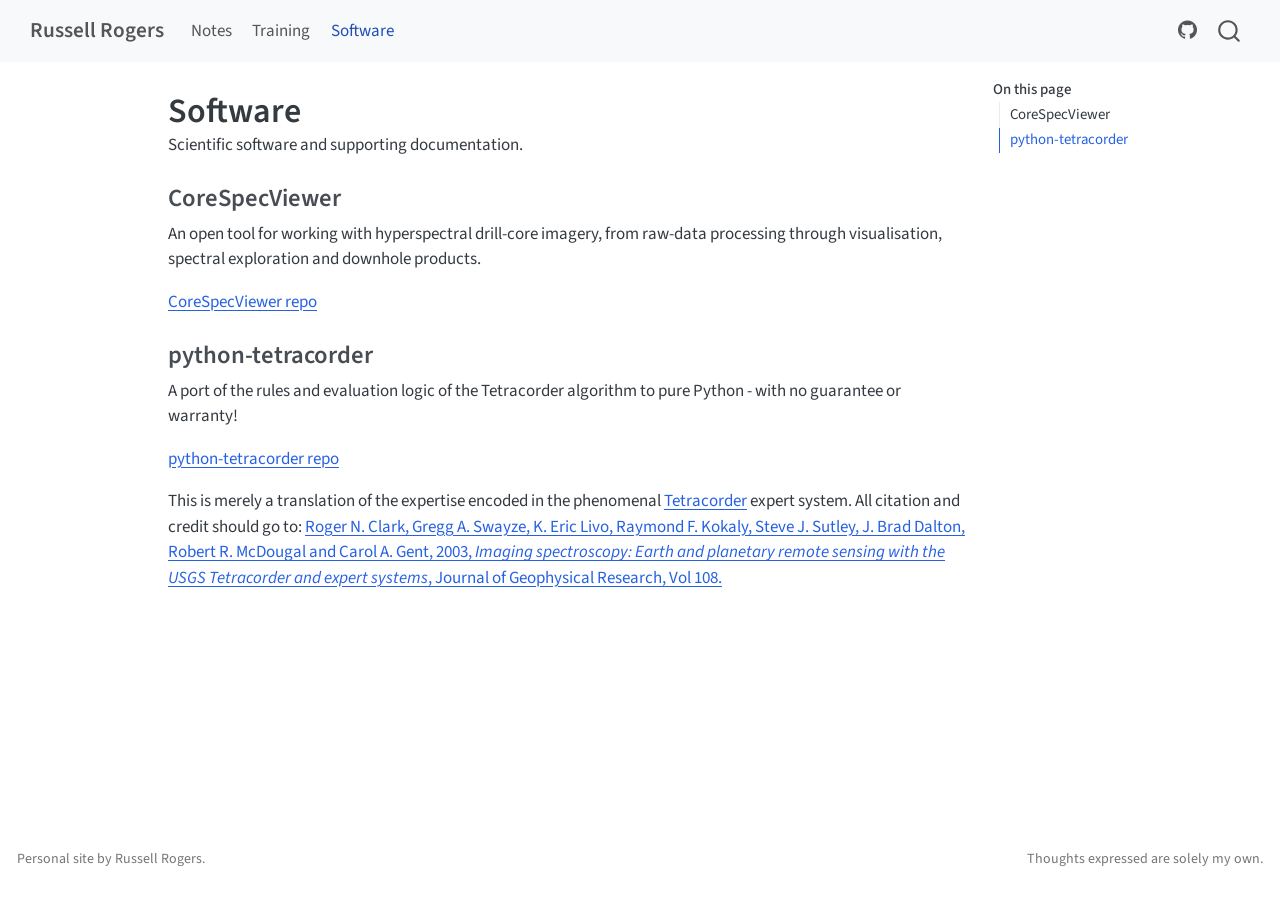
<file: software/index.html>
<!DOCTYPE html>
<html xmlns="http://www.w3.org/1999/xhtml" lang="en" xml:lang="en"><head>

<meta charset="utf-8">
<meta name="generator" content="quarto-1.10.19">

<meta name="viewport" content="width=device-width, initial-scale=1.0, user-scalable=yes">

<meta name="description" content="Scientific software and supporting documentation.">

<title>Software – Russell Rogers</title>
<style>
/* Default styles provided by pandoc.
** See https://pandoc.org/MANUAL.html#variables-for-html for config info.
*/
span.smallcaps{font-variant: small-caps;}
div.columns{display: flex; gap: 1.5em;}
div.column{flex: auto;}
@media screen {
div.columns{gap: min(4vw, 1.5em);}
div.column{overflow-x: auto;}
}
div.hanging-indent{margin-left: 1.5em; text-indent: -1.5em;}
ul.task-list{list-style: none;}
ul.task-list li input[type="checkbox"] {
  width: 0.8em;
  margin: 0 0.8em 0.2em -1em; /* quarto-specific, see https://github.com/quarto-dev/quarto-cli/issues/4556 */ 
  vertical-align: middle;
}
</style>


<script src="../site_libs/quarto-nav/quarto-nav.js"></script>
<script src="../site_libs/quarto-nav/headroom.min.js"></script>
<script src="../site_libs/clipboard/clipboard.min.js"></script>
<script src="../site_libs/quarto-search/autocomplete.umd.js"></script>
<script src="../site_libs/quarto-search/fuse.min.js"></script>
<script src="../site_libs/quarto-search/quarto-search.js"></script>
<meta name="quarto:offset" content="../">
<script src="../site_libs/quarto-html/quarto.js" type="module"></script>
<script src="../site_libs/quarto-html/tabsets/tabsets.js" type="module"></script>
<script src="../site_libs/quarto-html/popper.min.js"></script>
<script src="../site_libs/quarto-html/tippy.umd.min.js"></script>
<script src="../site_libs/quarto-html/anchor.min.js"></script>
<link href="../site_libs/quarto-html/tippy.css" rel="stylesheet">
<link href="../site_libs/quarto-html/quarto-syntax-highlighting-bf27225e3a48a9273f3daa8f8e829971.css" rel="stylesheet" id="quarto-text-highlighting-styles">
<script src="../site_libs/bootstrap/bootstrap.min.js"></script>
<link href="../site_libs/bootstrap/bootstrap-icons.css" rel="stylesheet">
<link href="../site_libs/bootstrap/bootstrap-890df4807d457dbc410f87df85df408d.min.css" rel="stylesheet" append-hash="true" id="quarto-bootstrap" data-mode="light">
<script id="quarto-search-options" type="application/json">{
  "location": "navbar",
  "copy-button": false,
  "collapse-after": 3,
  "panel-placement": "end",
  "type": "overlay",
  "limit": 50,
  "keyboard-shortcut": [
    "f",
    "/",
    "s"
  ],
  "show-item-context": false,
  "language": {
    "search-no-results-text": "No results",
    "search-matching-documents-text": "matching documents",
    "search-copy-link-title": "Copy link to search",
    "search-hide-matches-text": "Hide additional matches",
    "search-more-match-text": "more match in this document",
    "search-more-matches-text": "more matches in this document",
    "search-clear-button-title": "Clear",
    "search-text-placeholder": "",
    "search-detached-cancel-button-title": "Cancel",
    "search-submit-button-title": "Submit",
    "search-label": "Search"
  }
}</script>


<link rel="stylesheet" href="../styles.css">
</head>

<body class="nav-fixed quarto-light">

<div id="quarto-search-results"></div>
  <header id="quarto-header" class="headroom fixed-top">
    <nav class="navbar navbar-expand-lg " data-bs-theme="dark">
      <div class="navbar-container container-fluid">
      <div class="navbar-brand-container mx-auto">
    <a class="navbar-brand" href="../index.html">
    <span class="navbar-title">Russell Rogers</span>
    </a>
  </div>
            <div id="quarto-search" class="" title="Search"></div>
          <button class="navbar-toggler" type="button" data-bs-toggle="collapse" data-bs-target="#navbarCollapse" aria-controls="navbarCollapse" role="menu" aria-expanded="false" aria-label="Toggle navigation" onclick="if (window.quartoToggleHeadroom) { window.quartoToggleHeadroom(); }">
  <span class="navbar-toggler-icon"></span>
</button>
          <div class="collapse navbar-collapse" id="navbarCollapse">
            <ul class="navbar-nav navbar-nav-scroll me-auto">
  <li class="nav-item">
    <a class="nav-link" href="../notes/index.html"> 
<span class="menu-text">Notes</span></a>
  </li>  
  <li class="nav-item">
    <a class="nav-link" href="../training/index.html"> 
<span class="menu-text">Training</span></a>
  </li>  
  <li class="nav-item">
    <a class="nav-link active" href="../software/index.html" aria-current="page"> 
<span class="menu-text">Software</span></a>
  </li>  
</ul>
            <ul class="navbar-nav navbar-nav-scroll ms-auto">
  <li class="nav-item compact">
    <a class="nav-link" href="https://github.com/Russjas"> <i class="bi bi-github" role="img" aria-label="GitHub">
</i> 
<span class="menu-text"></span></a>
  </li>  
</ul>
          </div> <!-- /navcollapse -->
            <div class="quarto-navbar-tools">
</div>
      </div> <!-- /container-fluid -->
    </nav>
</header>
<!-- content -->
<div id="quarto-content" class="quarto-container page-columns page-rows-contents page-layout-article page-navbar">
<!-- sidebar -->
<!-- margin-sidebar -->
    <div id="quarto-margin-sidebar" class="sidebar margin-sidebar">
        <nav id="TOC" role="doc-toc" class="toc-active">
    <h2 id="toc-title">On this page</h2>
   
  <ul>
  <li><a href="#corespecviewer" id="toc-corespecviewer" class="nav-link active" data-scroll-target="#corespecviewer">CoreSpecViewer</a></li>
  <li><a href="#python-tetracorder" id="toc-python-tetracorder" class="nav-link" data-scroll-target="#python-tetracorder">python-tetracorder</a></li>
  </ul>
</nav>
    </div>
<!-- main -->
<main class="content" id="quarto-document-content">

<header id="title-block-header" class="quarto-title-block default">
<div class="quarto-title">
<h1 class="title">Software</h1>
</div>

<div>
  <div class="description">
    Scientific software and supporting documentation.
  </div>
</div>


<div class="quarto-title-meta">

    
  
    
  </div>
  


</header>


<section id="corespecviewer" class="level3">
<h3 class="anchored" data-anchor-id="corespecviewer">CoreSpecViewer</h3>
<p>An open tool for working with hyperspectral drill-core imagery, from raw-data processing through visualisation, spectral exploration and downhole products.</p>
<p><a href="https://github.com/Russjas/CoreSpecViewer">CoreSpecViewer repo</a></p>
</section>
<section id="python-tetracorder" class="level3">
<h3 class="anchored" data-anchor-id="python-tetracorder">python-tetracorder</h3>
<p>A port of the rules and evaluation logic of the Tetracorder algorithm to pure Python - with no guarantee or warranty!</p>
<p><a href="https://github.com/Russjas/python-tetracorder">python-tetracorder repo</a></p>
<p>This is merely a translation of the expertise encoded in the phenomenal <a href="https://github.com/PSI-edu/spectroscopy-tetracorder">Tetracorder</a> expert system. All citation and credit should go to: <a href="https://github.com/PSI-edu/spectroscopy-tetracorder/blob/main/documentation/clark.et.al.2003.tetracorder.JGR.2002JE001847.pdf">Roger N. Clark, Gregg A. Swayze, K. Eric Livo, Raymond F. Kokaly, Steve J. Sutley, J. Brad Dalton, Robert R. McDougal and Carol A. Gent, 2003, <em>Imaging spectroscopy: Earth and planetary remote sensing with the USGS Tetracorder and expert systems</em>, Journal of Geophysical Research, Vol 108.</a></p>


</section>

</main> <!-- /main -->
<script id="quarto-html-after-body" type="application/javascript">
  window.document.addEventListener("DOMContentLoaded", function (event) {
    const icon = "";
    const anchorJS = new window.AnchorJS();
    anchorJS.options = {
      placement: 'right',
      icon: icon
    };
    anchorJS.add('.anchored');
    const isCodeAnnotation = (el) => {
      for (const clz of el.classList) {
        if (clz.startsWith('code-annotation-')) {                     
          return true;
        }
      }
      return false;
    }
    const onCopySuccess = function(e) {
      // button target
      const button = e.trigger;
      // don't keep focus
      button.blur();
      // flash "checked"
      button.classList.add('code-copy-button-checked');
      var currentTitle = button.getAttribute("title");
      button.setAttribute("title", "Copied!");
      let tooltip;
      if (window.bootstrap) {
        button.setAttribute("data-bs-toggle", "tooltip");
        button.setAttribute("data-bs-placement", "left");
        button.setAttribute("data-bs-title", "Copied!");
        tooltip = new bootstrap.Tooltip(button, 
          { trigger: "manual", 
            customClass: "code-copy-button-tooltip",
            offset: [0, -8]});
        tooltip.show();    
      }
      setTimeout(function() {
        if (tooltip) {
          tooltip.hide();
          button.removeAttribute("data-bs-title");
          button.removeAttribute("data-bs-toggle");
          button.removeAttribute("data-bs-placement");
        }
        button.setAttribute("title", currentTitle);
        button.classList.remove('code-copy-button-checked');
      }, 1000);
      // clear code selection
      e.clearSelection();
    }
    const getTextToCopy = function(trigger) {
      const outerScaffold = trigger.parentElement.cloneNode(true);
      const codeEl = outerScaffold.querySelector('code');
      for (const childEl of codeEl.children) {
        if (isCodeAnnotation(childEl)) {
          childEl.remove();
        }
      }
      return codeEl.innerText;
    }
    const clipboard = new window.ClipboardJS('.code-copy-button:not([data-in-quarto-modal])', {
      text: getTextToCopy
    });
    clipboard.on('success', onCopySuccess);
    if (window.document.getElementById('quarto-embedded-source-code-modal')) {
      const clipboardModal = new window.ClipboardJS('.code-copy-button[data-in-quarto-modal]', {
        text: getTextToCopy,
        container: window.document.getElementById('quarto-embedded-source-code-modal')
      });
      clipboardModal.on('success', onCopySuccess);
    }
      var localhostRegex = new RegExp(/^(?:http|https):\/\/localhost\:?[0-9]*\//);
      var mailtoRegex = new RegExp(/^mailto:/);
        var filterRegex = new RegExp("https:\/\/russjas\.github\.io");
      var isInternal = (href) => {
          return filterRegex.test(href) || localhostRegex.test(href) || mailtoRegex.test(href);
      }
      // Inspect non-navigation links and adorn them if external
     var links = window.document.querySelectorAll('a[href]:not(.nav-link):not(.navbar-brand):not(.toc-action):not(.sidebar-link):not(.sidebar-item-toggle):not(.pagination-link):not(.no-external):not([aria-hidden]):not(.dropdown-item):not(.quarto-navigation-tool):not(.about-link)');
      for (var i=0; i<links.length; i++) {
        const link = links[i];
        if (!isInternal(link.href)) {
          // undo the damage that might have been done by quarto-nav.js in the case of
          // links that we want to consider external
          if (link.dataset.originalHref !== undefined) {
            link.href = link.dataset.originalHref;
          }
        }
      }
    function tippyHover(el, contentFn, onTriggerFn, onUntriggerFn) {
      const config = {
        allowHTML: true,
        maxWidth: 500,
        delay: 100,
        arrow: false,
        appendTo: function(el) {
            return el.parentElement;
        },
        interactive: true,
        interactiveBorder: 10,
        theme: 'quarto',
        placement: 'bottom-start',
      };
      if (contentFn) {
        config.content = contentFn;
      }
      if (onTriggerFn) {
        config.onTrigger = onTriggerFn;
      }
      if (onUntriggerFn) {
        config.onUntrigger = onUntriggerFn;
      }
      window.tippy(el, config); 
    }
    const noterefs = window.document.querySelectorAll('a[role="doc-noteref"]');
    for (var i=0; i<noterefs.length; i++) {
      const ref = noterefs[i];
      tippyHover(ref, function() {
        // use id or data attribute instead here
        let href = ref.getAttribute('data-footnote-href') || ref.getAttribute('href');
        try { href = new URL(href).hash; } catch {}
        const id = href.replace(/^#\/?/, "");
        const note = window.document.getElementById(id);
        if (note) {
          return note.innerHTML;
        } else {
          return "";
        }
      });
    }
    const xrefs = window.document.querySelectorAll('a.quarto-xref');
    const processXRef = (id, note) => {
      // Strip column container classes
      const stripColumnClz = (el) => {
        el.classList.remove("page-full", "page-columns");
        if (el.children) {
          for (const child of el.children) {
            stripColumnClz(child);
          }
        }
      }
      stripColumnClz(note)
      if (id === null || id.startsWith('sec-')) {
        // Special case sections, only their first couple elements
        const container = document.createElement("div");
        if (note.children && note.children.length > 2) {
          container.appendChild(note.children[0].cloneNode(true));
          for (let i = 1; i < note.children.length; i++) {
            const child = note.children[i];
            if (child.tagName === "P" && child.innerText === "") {
              continue;
            } else {
              container.appendChild(child.cloneNode(true));
              break;
            }
          }
          if (window.Quarto?.typesetMath) {
            window.Quarto.typesetMath(container);
          }
          return container.innerHTML
        } else {
          if (window.Quarto?.typesetMath) {
            window.Quarto.typesetMath(note);
          }
          return note.innerHTML;
        }
      } else {
        // Remove any anchor links if they are present
        const anchorLink = note.querySelector('a.anchorjs-link');
        if (anchorLink) {
          anchorLink.remove();
        }
        if (window.Quarto?.typesetMath) {
          window.Quarto.typesetMath(note);
        }
        if (note.classList.contains("callout")) {
          return note.outerHTML;
        } else {
          return note.innerHTML;
        }
      }
    }
    for (var i=0; i<xrefs.length; i++) {
      const xref = xrefs[i];
      tippyHover(xref, undefined, function(instance) {
        instance.disable();
        let url = xref.getAttribute('href');
        let hash = undefined; 
        if (url.startsWith('#')) {
          hash = url;
        } else {
          try { hash = new URL(url).hash; } catch {}
        }
        if (hash) {
          const id = hash.replace(/^#\/?/, "");
          const note = window.document.getElementById(id);
          if (note !== null) {
            try {
              const html = processXRef(id, note.cloneNode(true));
              instance.setContent(html);
            } finally {
              instance.enable();
              instance.show();
            }
          } else {
            // See if we can fetch this
            fetch(url.split('#')[0])
            .then(res => res.text())
            .then(html => {
              const parser = new DOMParser();
              const htmlDoc = parser.parseFromString(html, "text/html");
              const note = htmlDoc.getElementById(id);
              if (note !== null) {
                const html = processXRef(id, note);
                instance.setContent(html);
              } 
            }).finally(() => {
              instance.enable();
              instance.show();
            });
          }
        } else {
          // See if we can fetch a full url (with no hash to target)
          // This is a special case and we should probably do some content thinning / targeting
          fetch(url)
          .then(res => res.text())
          .then(html => {
            const parser = new DOMParser();
            const htmlDoc = parser.parseFromString(html, "text/html");
            const note = htmlDoc.querySelector('main.content');
            if (note !== null) {
              // This should only happen for chapter cross references
              // (since there is no id in the URL)
              // remove the first header
              if (note.children.length > 0 && note.children[0].tagName === "HEADER") {
                note.children[0].remove();
              }
              const html = processXRef(null, note);
              instance.setContent(html);
            } 
          }).finally(() => {
            instance.enable();
            instance.show();
          });
        }
      }, function(instance) {
      });
    }
        let selectedAnnoteEl;
        const selectorForAnnotation = ( cell, annotation) => {
          let cellAttr = 'data-code-cell="' + cell + '"';
          let lineAttr = 'data-code-annotation="' +  annotation + '"';
          const selector = 'span[' + cellAttr + '][' + lineAttr + ']';
          return selector;
        }
        const selectCodeLines = (annoteEl) => {
          const doc = window.document;
          const targetCell = annoteEl.getAttribute("data-target-cell");
          const targetAnnotation = annoteEl.getAttribute("data-target-annotation");
          const annoteSpan = window.document.querySelector(selectorForAnnotation(targetCell, targetAnnotation));
          const lines = annoteSpan.getAttribute("data-code-lines").split(",");
          const lineIds = lines.map((line) => {
            return targetCell + "-" + line;
          })
          let top = null;
          let height = null;
          let parent = null;
          if (lineIds.length > 0) {
              //compute the position of the single el (top and bottom and make a div)
              const el = window.document.getElementById(lineIds[0]);
              top = el.offsetTop;
              height = el.offsetHeight;
              parent = el.parentElement.parentElement;
            if (lineIds.length > 1) {
              const lastEl = window.document.getElementById(lineIds[lineIds.length - 1]);
              const bottom = lastEl.offsetTop + lastEl.offsetHeight;
              height = bottom - top;
            }
            if (top !== null && height !== null && parent !== null) {
              // cook up a div (if necessary) and position it 
              let div = window.document.getElementById("code-annotation-line-highlight");
              if (div === null) {
                div = window.document.createElement("div");
                div.setAttribute("id", "code-annotation-line-highlight");
                div.style.position = 'absolute';
                parent.appendChild(div);
              }
              div.style.top = top - 2 + "px";
              div.style.height = height + 4 + "px";
              div.style.left = 0;
              let gutterDiv = window.document.getElementById("code-annotation-line-highlight-gutter");
              if (gutterDiv === null) {
                gutterDiv = window.document.createElement("div");
                gutterDiv.setAttribute("id", "code-annotation-line-highlight-gutter");
                gutterDiv.style.position = 'absolute';
                const codeCell = window.document.getElementById(targetCell);
                const gutter = codeCell.querySelector('.code-annotation-gutter');
                gutter.appendChild(gutterDiv);
              }
              gutterDiv.style.top = top - 2 + "px";
              gutterDiv.style.height = height + 4 + "px";
            }
            selectedAnnoteEl = annoteEl;
          }
        };
        const unselectCodeLines = () => {
          const elementsIds = ["code-annotation-line-highlight", "code-annotation-line-highlight-gutter"];
          elementsIds.forEach((elId) => {
            const div = window.document.getElementById(elId);
            if (div) {
              div.remove();
            }
          });
          selectedAnnoteEl = undefined;
        };
          // Handle positioning of the toggle
      window.addEventListener(
        "resize",
        throttle(() => {
          elRect = undefined;
          if (selectedAnnoteEl) {
            selectCodeLines(selectedAnnoteEl);
          }
        }, 10)
      );
      function throttle(fn, ms) {
      let throttle = false;
      let timer;
        return (...args) => {
          if(!throttle) { // first call gets through
              fn.apply(this, args);
              throttle = true;
          } else { // all the others get throttled
              if(timer) clearTimeout(timer); // cancel #2
              timer = setTimeout(() => {
                fn.apply(this, args);
                timer = throttle = false;
              }, ms);
          }
        };
      }
        // Attach click handler to the DT
        const annoteDls = window.document.querySelectorAll('dt[data-target-cell]');
        for (const annoteDlNode of annoteDls) {
          annoteDlNode.addEventListener('click', (event) => {
            const clickedEl = event.target;
            if (clickedEl !== selectedAnnoteEl) {
              unselectCodeLines();
              const activeEl = window.document.querySelector('dt[data-target-cell].code-annotation-active');
              if (activeEl) {
                activeEl.classList.remove('code-annotation-active');
              }
              selectCodeLines(clickedEl);
              clickedEl.classList.add('code-annotation-active');
            } else {
              // Unselect the line
              unselectCodeLines();
              clickedEl.classList.remove('code-annotation-active');
            }
          });
        }
    const findCites = (el) => {
      const parentEl = el.parentElement;
      if (parentEl) {
        const cites = parentEl.dataset.cites;
        if (cites) {
          return {
            el,
            cites: cites.split(' ')
          };
        } else {
          return findCites(el.parentElement)
        }
      } else {
        return undefined;
      }
    };
    var bibliorefs = window.document.querySelectorAll('a[role="doc-biblioref"]');
    for (var i=0; i<bibliorefs.length; i++) {
      const ref = bibliorefs[i];
      const citeInfo = findCites(ref);
      if (citeInfo) {
        tippyHover(citeInfo.el, function() {
          var popup = window.document.createElement('div');
          citeInfo.cites.forEach(function(cite) {
            var citeDiv = window.document.createElement('div');
            citeDiv.classList.add('hanging-indent');
            citeDiv.classList.add('csl-entry');
            var biblioDiv = window.document.getElementById('ref-' + cite);
            if (biblioDiv) {
              citeDiv.innerHTML = biblioDiv.innerHTML;
            }
            popup.appendChild(citeDiv);
          });
          return popup.innerHTML;
        });
      }
    }
  });
  </script>
</div> <!-- /content -->
<footer class="footer">
  <div class="nav-footer">
    <div class="nav-footer-left">
<p>Personal site by Russell Rogers.</p>
</div>   
    <div class="nav-footer-center">
      &nbsp;
    </div>
    <div class="nav-footer-right">
<p>Thoughts expressed are solely my own.</p>
</div>
  </div>
</footer>




</body></html>
</file>
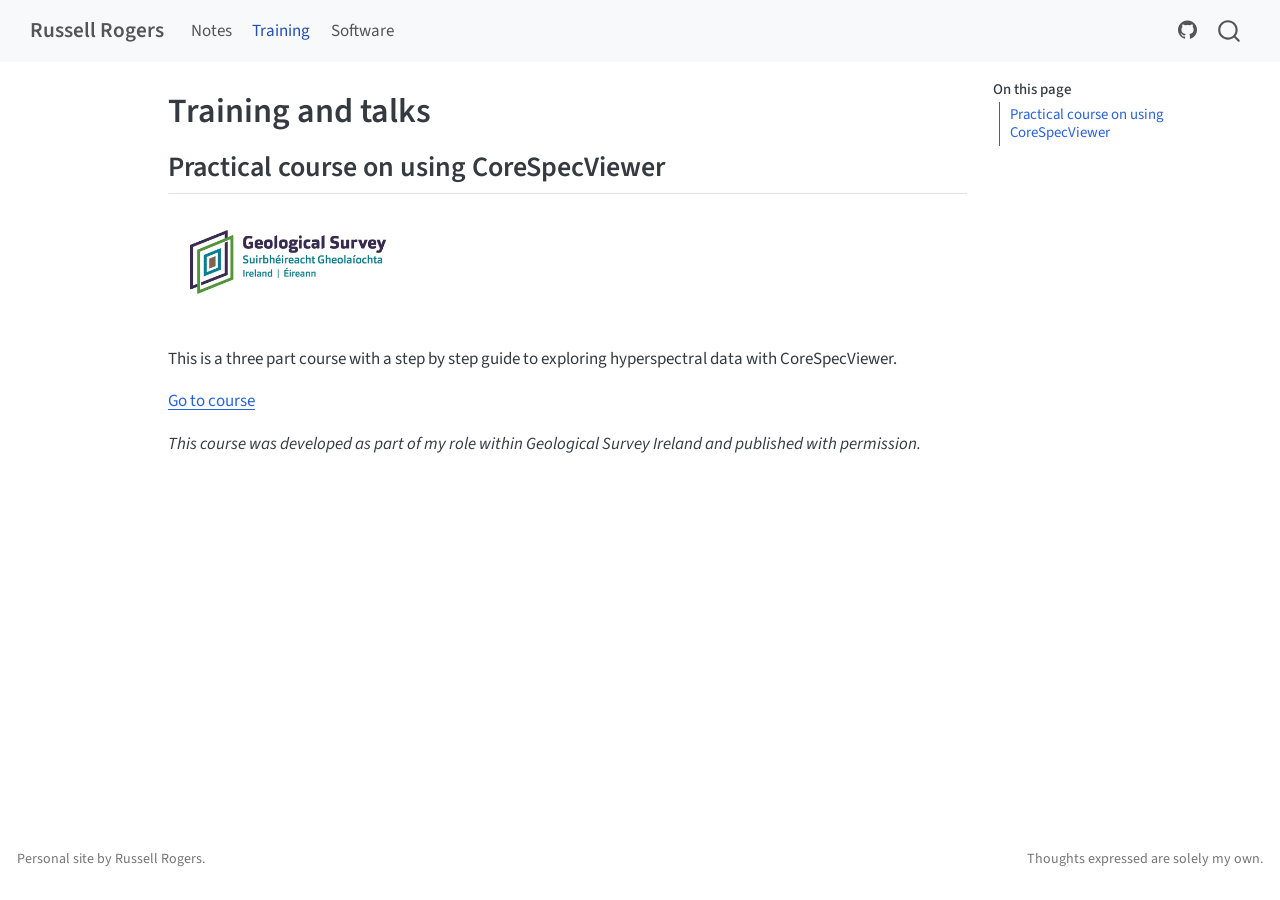
<file: training/index.html>
<!DOCTYPE html>
<html xmlns="http://www.w3.org/1999/xhtml" lang="en" xml:lang="en"><head>

<meta charset="utf-8">
<meta name="generator" content="quarto-1.10.19">

<meta name="viewport" content="width=device-width, initial-scale=1.0, user-scalable=yes">


<title>Training and talks – Russell Rogers</title>
<style>
/* Default styles provided by pandoc.
** See https://pandoc.org/MANUAL.html#variables-for-html for config info.
*/
span.smallcaps{font-variant: small-caps;}
div.columns{display: flex; gap: 1.5em;}
div.column{flex: auto;}
@media screen {
div.columns{gap: min(4vw, 1.5em);}
div.column{overflow-x: auto;}
}
div.hanging-indent{margin-left: 1.5em; text-indent: -1.5em;}
ul.task-list{list-style: none;}
ul.task-list li input[type="checkbox"] {
  width: 0.8em;
  margin: 0 0.8em 0.2em -1em; /* quarto-specific, see https://github.com/quarto-dev/quarto-cli/issues/4556 */ 
  vertical-align: middle;
}
</style>


<script src="../site_libs/quarto-nav/quarto-nav.js"></script>
<script src="../site_libs/quarto-nav/headroom.min.js"></script>
<script src="../site_libs/clipboard/clipboard.min.js"></script>
<script src="../site_libs/quarto-search/autocomplete.umd.js"></script>
<script src="../site_libs/quarto-search/fuse.min.js"></script>
<script src="../site_libs/quarto-search/quarto-search.js"></script>
<meta name="quarto:offset" content="../">
<script src="../site_libs/quarto-html/quarto.js" type="module"></script>
<script src="../site_libs/quarto-html/tabsets/tabsets.js" type="module"></script>
<script src="../site_libs/quarto-html/popper.min.js"></script>
<script src="../site_libs/quarto-html/tippy.umd.min.js"></script>
<script src="../site_libs/quarto-html/anchor.min.js"></script>
<link href="../site_libs/quarto-html/tippy.css" rel="stylesheet">
<link href="../site_libs/quarto-html/quarto-syntax-highlighting-bf27225e3a48a9273f3daa8f8e829971.css" rel="stylesheet" id="quarto-text-highlighting-styles">
<script src="../site_libs/bootstrap/bootstrap.min.js"></script>
<link href="../site_libs/bootstrap/bootstrap-icons.css" rel="stylesheet">
<link href="../site_libs/bootstrap/bootstrap-890df4807d457dbc410f87df85df408d.min.css" rel="stylesheet" append-hash="true" id="quarto-bootstrap" data-mode="light">
<script id="quarto-search-options" type="application/json">{
  "location": "navbar",
  "copy-button": false,
  "collapse-after": 3,
  "panel-placement": "end",
  "type": "overlay",
  "limit": 50,
  "keyboard-shortcut": [
    "f",
    "/",
    "s"
  ],
  "show-item-context": false,
  "language": {
    "search-no-results-text": "No results",
    "search-matching-documents-text": "matching documents",
    "search-copy-link-title": "Copy link to search",
    "search-hide-matches-text": "Hide additional matches",
    "search-more-match-text": "more match in this document",
    "search-more-matches-text": "more matches in this document",
    "search-clear-button-title": "Clear",
    "search-text-placeholder": "",
    "search-detached-cancel-button-title": "Cancel",
    "search-submit-button-title": "Submit",
    "search-label": "Search"
  }
}</script>


<link rel="stylesheet" href="../styles.css">
</head>

<body class="nav-fixed quarto-light">

<div id="quarto-search-results"></div>
  <header id="quarto-header" class="headroom fixed-top">
    <nav class="navbar navbar-expand-lg " data-bs-theme="dark">
      <div class="navbar-container container-fluid">
      <div class="navbar-brand-container mx-auto">
    <a class="navbar-brand" href="../index.html">
    <span class="navbar-title">Russell Rogers</span>
    </a>
  </div>
            <div id="quarto-search" class="" title="Search"></div>
          <button class="navbar-toggler" type="button" data-bs-toggle="collapse" data-bs-target="#navbarCollapse" aria-controls="navbarCollapse" role="menu" aria-expanded="false" aria-label="Toggle navigation" onclick="if (window.quartoToggleHeadroom) { window.quartoToggleHeadroom(); }">
  <span class="navbar-toggler-icon"></span>
</button>
          <div class="collapse navbar-collapse" id="navbarCollapse">
            <ul class="navbar-nav navbar-nav-scroll me-auto">
  <li class="nav-item">
    <a class="nav-link" href="../notes/index.html"> 
<span class="menu-text">Notes</span></a>
  </li>  
  <li class="nav-item">
    <a class="nav-link active" href="../training/index.html" aria-current="page"> 
<span class="menu-text">Training</span></a>
  </li>  
  <li class="nav-item">
    <a class="nav-link" href="../software/index.html"> 
<span class="menu-text">Software</span></a>
  </li>  
</ul>
            <ul class="navbar-nav navbar-nav-scroll ms-auto">
  <li class="nav-item compact">
    <a class="nav-link" href="https://github.com/Russjas"> <i class="bi bi-github" role="img" aria-label="GitHub">
</i> 
<span class="menu-text"></span></a>
  </li>  
</ul>
          </div> <!-- /navcollapse -->
            <div class="quarto-navbar-tools">
</div>
      </div> <!-- /container-fluid -->
    </nav>
</header>
<!-- content -->
<div id="quarto-content" class="quarto-container page-columns page-rows-contents page-layout-article page-navbar">
<!-- sidebar -->
<!-- margin-sidebar -->
    <div id="quarto-margin-sidebar" class="sidebar margin-sidebar">
        <nav id="TOC" role="doc-toc" class="toc-active">
    <h2 id="toc-title">On this page</h2>
   
  <ul>
  <li><a href="#practical-course-on-using-corespecviewer" id="toc-practical-course-on-using-corespecviewer" class="nav-link active" data-scroll-target="#practical-course-on-using-corespecviewer">Practical course on using CoreSpecViewer</a></li>
  </ul>
</nav>
    </div>
<!-- main -->
<main class="content" id="quarto-document-content">

<header id="title-block-header" class="quarto-title-block default">
<div class="quarto-title">
<h1 class="title">Training and talks</h1>
</div>



<div class="quarto-title-meta">

    
  
    
  </div>
  


</header>


<section id="practical-course-on-using-corespecviewer" class="level2">
<h2 class="anchored" data-anchor-id="practical-course-on-using-corespecviewer">Practical course on using CoreSpecViewer</h2>
<div class="quarto-figure quarto-figure-left">
<figure class="figure">
<p><img src="GSI_logo.webp" class="img-fluid quarto-figure quarto-figure-left figure-img" style="width:30.0%"></p>
</figure>
</div>
<p>This is a three part course with a step by step guide to exploring hyperspectral data with CoreSpecViewer.</p>
<p><a href="../training/CoreSpecViewer-practical-training/CoreSpecViewer-practical-training-course.html">Go to course</a></p>
<p><em>This course was developed as part of my role within Geological Survey Ireland and published with permission.</em></p>


</section>

</main> <!-- /main -->
<script id="quarto-html-after-body" type="application/javascript">
  window.document.addEventListener("DOMContentLoaded", function (event) {
    const icon = "";
    const anchorJS = new window.AnchorJS();
    anchorJS.options = {
      placement: 'right',
      icon: icon
    };
    anchorJS.add('.anchored');
    const isCodeAnnotation = (el) => {
      for (const clz of el.classList) {
        if (clz.startsWith('code-annotation-')) {                     
          return true;
        }
      }
      return false;
    }
    const onCopySuccess = function(e) {
      // button target
      const button = e.trigger;
      // don't keep focus
      button.blur();
      // flash "checked"
      button.classList.add('code-copy-button-checked');
      var currentTitle = button.getAttribute("title");
      button.setAttribute("title", "Copied!");
      let tooltip;
      if (window.bootstrap) {
        button.setAttribute("data-bs-toggle", "tooltip");
        button.setAttribute("data-bs-placement", "left");
        button.setAttribute("data-bs-title", "Copied!");
        tooltip = new bootstrap.Tooltip(button, 
          { trigger: "manual", 
            customClass: "code-copy-button-tooltip",
            offset: [0, -8]});
        tooltip.show();    
      }
      setTimeout(function() {
        if (tooltip) {
          tooltip.hide();
          button.removeAttribute("data-bs-title");
          button.removeAttribute("data-bs-toggle");
          button.removeAttribute("data-bs-placement");
        }
        button.setAttribute("title", currentTitle);
        button.classList.remove('code-copy-button-checked');
      }, 1000);
      // clear code selection
      e.clearSelection();
    }
    const getTextToCopy = function(trigger) {
      const outerScaffold = trigger.parentElement.cloneNode(true);
      const codeEl = outerScaffold.querySelector('code');
      for (const childEl of codeEl.children) {
        if (isCodeAnnotation(childEl)) {
          childEl.remove();
        }
      }
      return codeEl.innerText;
    }
    const clipboard = new window.ClipboardJS('.code-copy-button:not([data-in-quarto-modal])', {
      text: getTextToCopy
    });
    clipboard.on('success', onCopySuccess);
    if (window.document.getElementById('quarto-embedded-source-code-modal')) {
      const clipboardModal = new window.ClipboardJS('.code-copy-button[data-in-quarto-modal]', {
        text: getTextToCopy,
        container: window.document.getElementById('quarto-embedded-source-code-modal')
      });
      clipboardModal.on('success', onCopySuccess);
    }
      var localhostRegex = new RegExp(/^(?:http|https):\/\/localhost\:?[0-9]*\//);
      var mailtoRegex = new RegExp(/^mailto:/);
        var filterRegex = new RegExp("https:\/\/russjas\.github\.io");
      var isInternal = (href) => {
          return filterRegex.test(href) || localhostRegex.test(href) || mailtoRegex.test(href);
      }
      // Inspect non-navigation links and adorn them if external
     var links = window.document.querySelectorAll('a[href]:not(.nav-link):not(.navbar-brand):not(.toc-action):not(.sidebar-link):not(.sidebar-item-toggle):not(.pagination-link):not(.no-external):not([aria-hidden]):not(.dropdown-item):not(.quarto-navigation-tool):not(.about-link)');
      for (var i=0; i<links.length; i++) {
        const link = links[i];
        if (!isInternal(link.href)) {
          // undo the damage that might have been done by quarto-nav.js in the case of
          // links that we want to consider external
          if (link.dataset.originalHref !== undefined) {
            link.href = link.dataset.originalHref;
          }
        }
      }
    function tippyHover(el, contentFn, onTriggerFn, onUntriggerFn) {
      const config = {
        allowHTML: true,
        maxWidth: 500,
        delay: 100,
        arrow: false,
        appendTo: function(el) {
            return el.parentElement;
        },
        interactive: true,
        interactiveBorder: 10,
        theme: 'quarto',
        placement: 'bottom-start',
      };
      if (contentFn) {
        config.content = contentFn;
      }
      if (onTriggerFn) {
        config.onTrigger = onTriggerFn;
      }
      if (onUntriggerFn) {
        config.onUntrigger = onUntriggerFn;
      }
      window.tippy(el, config); 
    }
    const noterefs = window.document.querySelectorAll('a[role="doc-noteref"]');
    for (var i=0; i<noterefs.length; i++) {
      const ref = noterefs[i];
      tippyHover(ref, function() {
        // use id or data attribute instead here
        let href = ref.getAttribute('data-footnote-href') || ref.getAttribute('href');
        try { href = new URL(href).hash; } catch {}
        const id = href.replace(/^#\/?/, "");
        const note = window.document.getElementById(id);
        if (note) {
          return note.innerHTML;
        } else {
          return "";
        }
      });
    }
    const xrefs = window.document.querySelectorAll('a.quarto-xref');
    const processXRef = (id, note) => {
      // Strip column container classes
      const stripColumnClz = (el) => {
        el.classList.remove("page-full", "page-columns");
        if (el.children) {
          for (const child of el.children) {
            stripColumnClz(child);
          }
        }
      }
      stripColumnClz(note)
      if (id === null || id.startsWith('sec-')) {
        // Special case sections, only their first couple elements
        const container = document.createElement("div");
        if (note.children && note.children.length > 2) {
          container.appendChild(note.children[0].cloneNode(true));
          for (let i = 1; i < note.children.length; i++) {
            const child = note.children[i];
            if (child.tagName === "P" && child.innerText === "") {
              continue;
            } else {
              container.appendChild(child.cloneNode(true));
              break;
            }
          }
          if (window.Quarto?.typesetMath) {
            window.Quarto.typesetMath(container);
          }
          return container.innerHTML
        } else {
          if (window.Quarto?.typesetMath) {
            window.Quarto.typesetMath(note);
          }
          return note.innerHTML;
        }
      } else {
        // Remove any anchor links if they are present
        const anchorLink = note.querySelector('a.anchorjs-link');
        if (anchorLink) {
          anchorLink.remove();
        }
        if (window.Quarto?.typesetMath) {
          window.Quarto.typesetMath(note);
        }
        if (note.classList.contains("callout")) {
          return note.outerHTML;
        } else {
          return note.innerHTML;
        }
      }
    }
    for (var i=0; i<xrefs.length; i++) {
      const xref = xrefs[i];
      tippyHover(xref, undefined, function(instance) {
        instance.disable();
        let url = xref.getAttribute('href');
        let hash = undefined; 
        if (url.startsWith('#')) {
          hash = url;
        } else {
          try { hash = new URL(url).hash; } catch {}
        }
        if (hash) {
          const id = hash.replace(/^#\/?/, "");
          const note = window.document.getElementById(id);
          if (note !== null) {
            try {
              const html = processXRef(id, note.cloneNode(true));
              instance.setContent(html);
            } finally {
              instance.enable();
              instance.show();
            }
          } else {
            // See if we can fetch this
            fetch(url.split('#')[0])
            .then(res => res.text())
            .then(html => {
              const parser = new DOMParser();
              const htmlDoc = parser.parseFromString(html, "text/html");
              const note = htmlDoc.getElementById(id);
              if (note !== null) {
                const html = processXRef(id, note);
                instance.setContent(html);
              } 
            }).finally(() => {
              instance.enable();
              instance.show();
            });
          }
        } else {
          // See if we can fetch a full url (with no hash to target)
          // This is a special case and we should probably do some content thinning / targeting
          fetch(url)
          .then(res => res.text())
          .then(html => {
            const parser = new DOMParser();
            const htmlDoc = parser.parseFromString(html, "text/html");
            const note = htmlDoc.querySelector('main.content');
            if (note !== null) {
              // This should only happen for chapter cross references
              // (since there is no id in the URL)
              // remove the first header
              if (note.children.length > 0 && note.children[0].tagName === "HEADER") {
                note.children[0].remove();
              }
              const html = processXRef(null, note);
              instance.setContent(html);
            } 
          }).finally(() => {
            instance.enable();
            instance.show();
          });
        }
      }, function(instance) {
      });
    }
        let selectedAnnoteEl;
        const selectorForAnnotation = ( cell, annotation) => {
          let cellAttr = 'data-code-cell="' + cell + '"';
          let lineAttr = 'data-code-annotation="' +  annotation + '"';
          const selector = 'span[' + cellAttr + '][' + lineAttr + ']';
          return selector;
        }
        const selectCodeLines = (annoteEl) => {
          const doc = window.document;
          const targetCell = annoteEl.getAttribute("data-target-cell");
          const targetAnnotation = annoteEl.getAttribute("data-target-annotation");
          const annoteSpan = window.document.querySelector(selectorForAnnotation(targetCell, targetAnnotation));
          const lines = annoteSpan.getAttribute("data-code-lines").split(",");
          const lineIds = lines.map((line) => {
            return targetCell + "-" + line;
          })
          let top = null;
          let height = null;
          let parent = null;
          if (lineIds.length > 0) {
              //compute the position of the single el (top and bottom and make a div)
              const el = window.document.getElementById(lineIds[0]);
              top = el.offsetTop;
              height = el.offsetHeight;
              parent = el.parentElement.parentElement;
            if (lineIds.length > 1) {
              const lastEl = window.document.getElementById(lineIds[lineIds.length - 1]);
              const bottom = lastEl.offsetTop + lastEl.offsetHeight;
              height = bottom - top;
            }
            if (top !== null && height !== null && parent !== null) {
              // cook up a div (if necessary) and position it 
              let div = window.document.getElementById("code-annotation-line-highlight");
              if (div === null) {
                div = window.document.createElement("div");
                div.setAttribute("id", "code-annotation-line-highlight");
                div.style.position = 'absolute';
                parent.appendChild(div);
              }
              div.style.top = top - 2 + "px";
              div.style.height = height + 4 + "px";
              div.style.left = 0;
              let gutterDiv = window.document.getElementById("code-annotation-line-highlight-gutter");
              if (gutterDiv === null) {
                gutterDiv = window.document.createElement("div");
                gutterDiv.setAttribute("id", "code-annotation-line-highlight-gutter");
                gutterDiv.style.position = 'absolute';
                const codeCell = window.document.getElementById(targetCell);
                const gutter = codeCell.querySelector('.code-annotation-gutter');
                gutter.appendChild(gutterDiv);
              }
              gutterDiv.style.top = top - 2 + "px";
              gutterDiv.style.height = height + 4 + "px";
            }
            selectedAnnoteEl = annoteEl;
          }
        };
        const unselectCodeLines = () => {
          const elementsIds = ["code-annotation-line-highlight", "code-annotation-line-highlight-gutter"];
          elementsIds.forEach((elId) => {
            const div = window.document.getElementById(elId);
            if (div) {
              div.remove();
            }
          });
          selectedAnnoteEl = undefined;
        };
          // Handle positioning of the toggle
      window.addEventListener(
        "resize",
        throttle(() => {
          elRect = undefined;
          if (selectedAnnoteEl) {
            selectCodeLines(selectedAnnoteEl);
          }
        }, 10)
      );
      function throttle(fn, ms) {
      let throttle = false;
      let timer;
        return (...args) => {
          if(!throttle) { // first call gets through
              fn.apply(this, args);
              throttle = true;
          } else { // all the others get throttled
              if(timer) clearTimeout(timer); // cancel #2
              timer = setTimeout(() => {
                fn.apply(this, args);
                timer = throttle = false;
              }, ms);
          }
        };
      }
        // Attach click handler to the DT
        const annoteDls = window.document.querySelectorAll('dt[data-target-cell]');
        for (const annoteDlNode of annoteDls) {
          annoteDlNode.addEventListener('click', (event) => {
            const clickedEl = event.target;
            if (clickedEl !== selectedAnnoteEl) {
              unselectCodeLines();
              const activeEl = window.document.querySelector('dt[data-target-cell].code-annotation-active');
              if (activeEl) {
                activeEl.classList.remove('code-annotation-active');
              }
              selectCodeLines(clickedEl);
              clickedEl.classList.add('code-annotation-active');
            } else {
              // Unselect the line
              unselectCodeLines();
              clickedEl.classList.remove('code-annotation-active');
            }
          });
        }
    const findCites = (el) => {
      const parentEl = el.parentElement;
      if (parentEl) {
        const cites = parentEl.dataset.cites;
        if (cites) {
          return {
            el,
            cites: cites.split(' ')
          };
        } else {
          return findCites(el.parentElement)
        }
      } else {
        return undefined;
      }
    };
    var bibliorefs = window.document.querySelectorAll('a[role="doc-biblioref"]');
    for (var i=0; i<bibliorefs.length; i++) {
      const ref = bibliorefs[i];
      const citeInfo = findCites(ref);
      if (citeInfo) {
        tippyHover(citeInfo.el, function() {
          var popup = window.document.createElement('div');
          citeInfo.cites.forEach(function(cite) {
            var citeDiv = window.document.createElement('div');
            citeDiv.classList.add('hanging-indent');
            citeDiv.classList.add('csl-entry');
            var biblioDiv = window.document.getElementById('ref-' + cite);
            if (biblioDiv) {
              citeDiv.innerHTML = biblioDiv.innerHTML;
            }
            popup.appendChild(citeDiv);
          });
          return popup.innerHTML;
        });
      }
    }
  });
  </script>
</div> <!-- /content -->
<footer class="footer">
  <div class="nav-footer">
    <div class="nav-footer-left">
<p>Personal site by Russell Rogers.</p>
</div>   
    <div class="nav-footer-center">
      &nbsp;
    </div>
    <div class="nav-footer-right">
<p>Thoughts expressed are solely my own.</p>
</div>
  </div>
</footer>




</body></html>
</file>
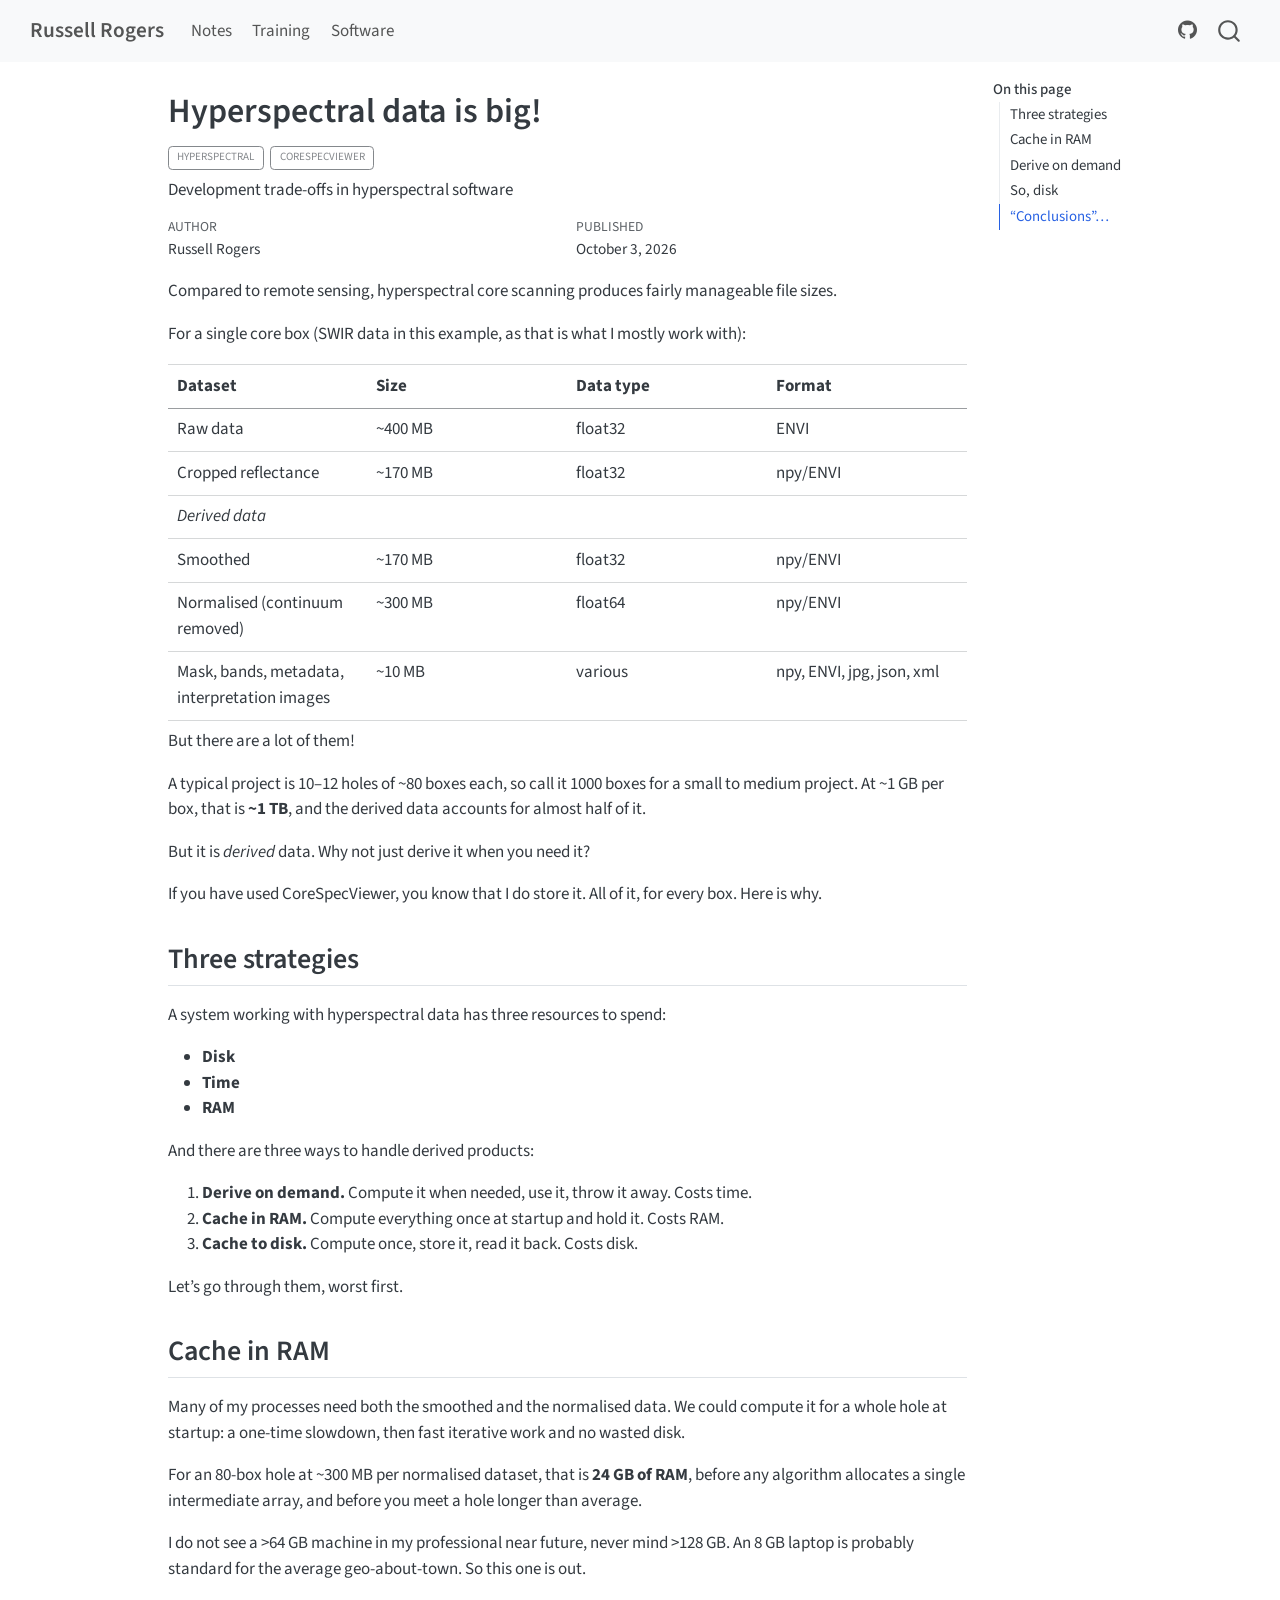
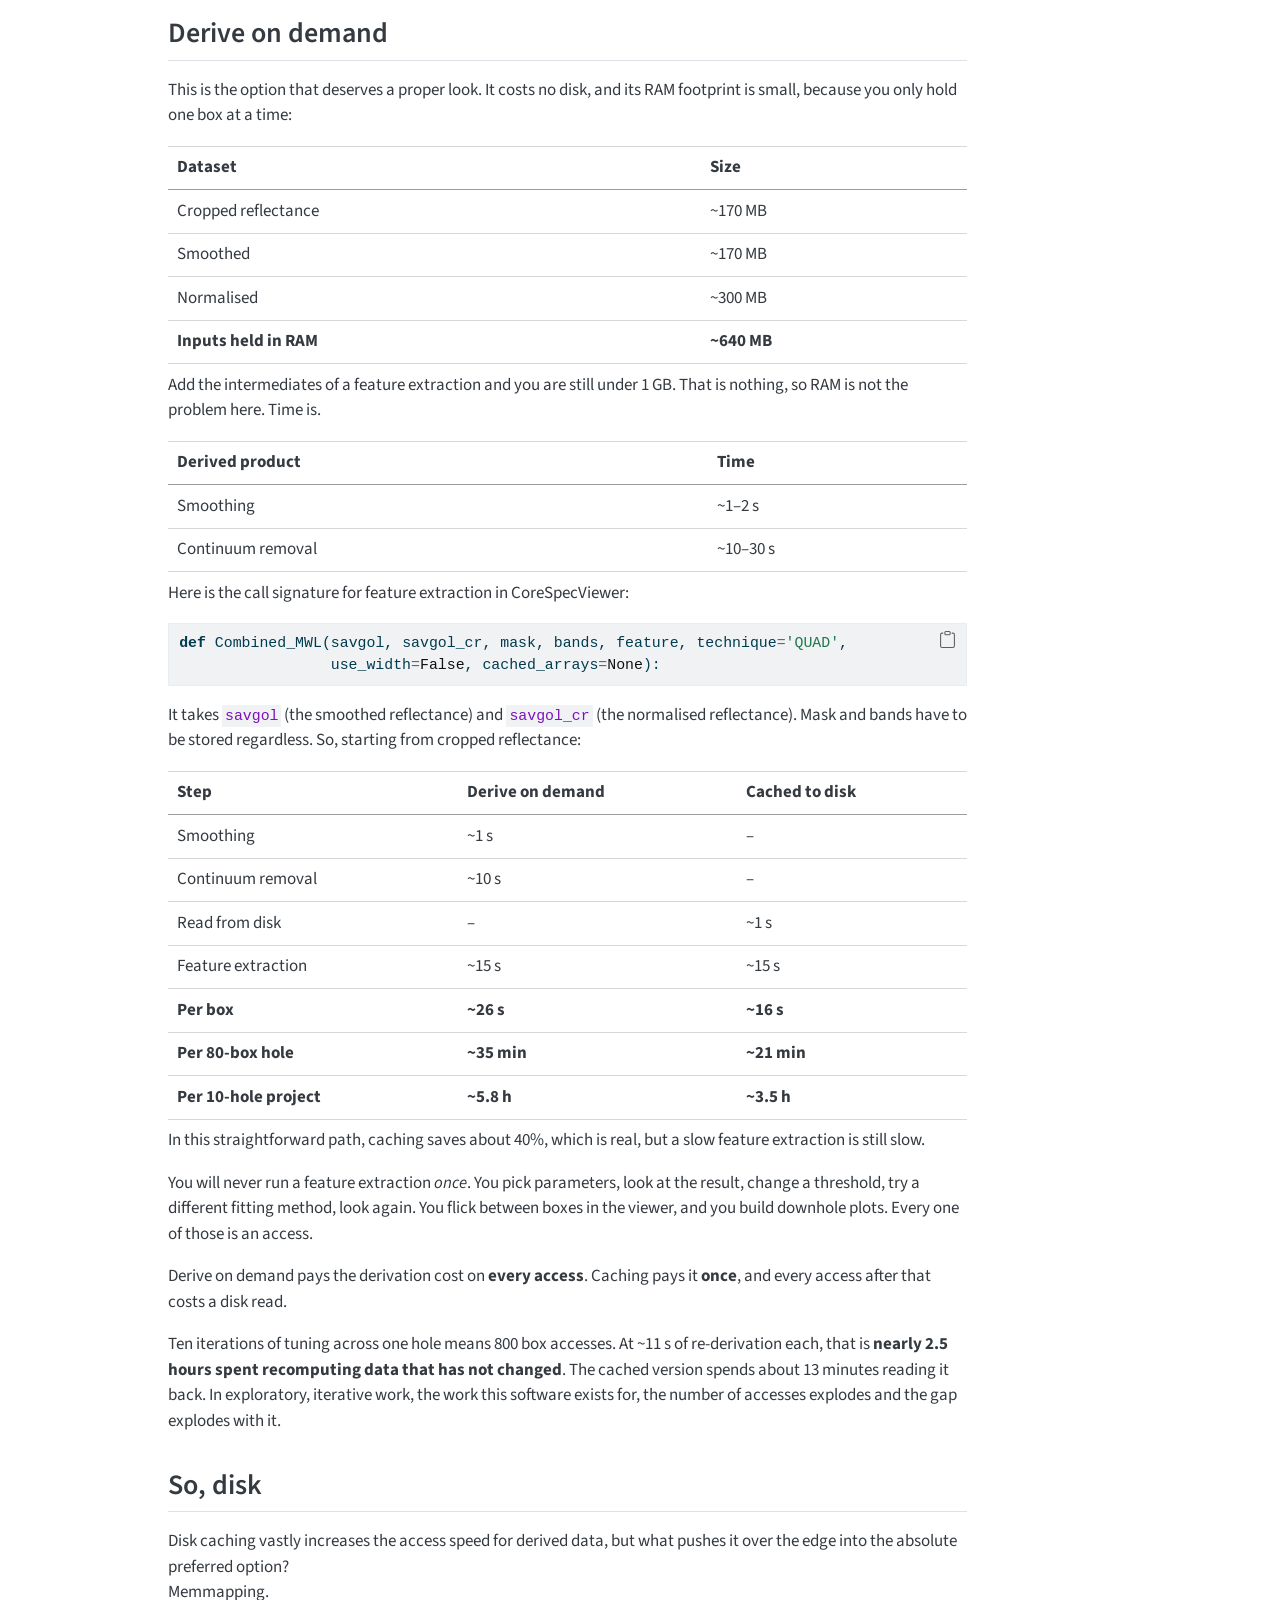
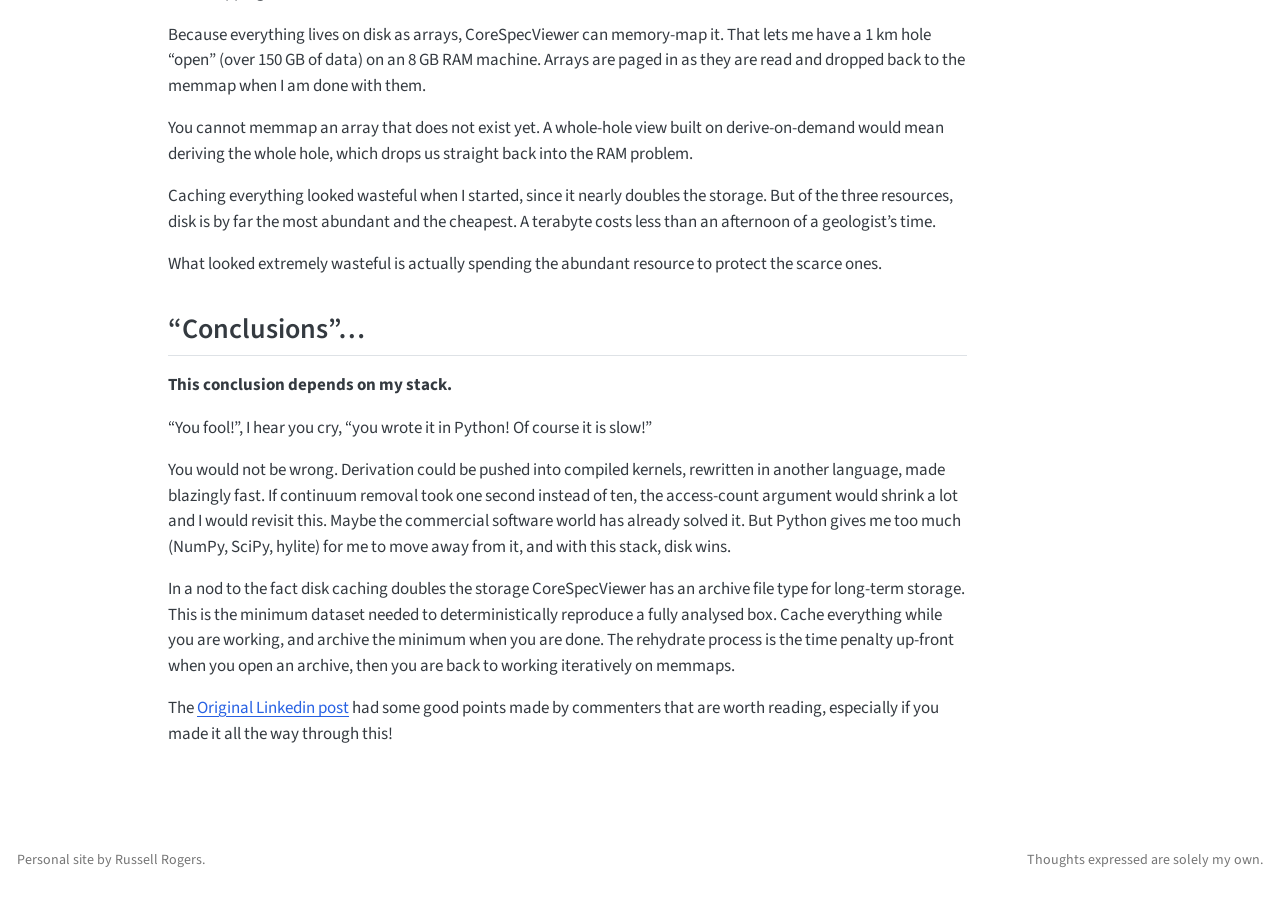
<file: notes/hyperspectra-data-big.html>
<!DOCTYPE html>
<html xmlns="http://www.w3.org/1999/xhtml" lang="en" xml:lang="en"><head>

<meta charset="utf-8">
<meta name="generator" content="quarto-1.10.19">

<meta name="viewport" content="width=device-width, initial-scale=1.0, user-scalable=yes">

<meta name="author" content="Russell Rogers">
<meta name="dcterms.date" content="2026-10-03">
<meta name="description" content="Development trade-offs in hyperspectral software">

<title>Hyperspectral data is big! – Russell Rogers</title>
<style>
/* Default styles provided by pandoc.
** See https://pandoc.org/MANUAL.html#variables-for-html for config info.
*/
span.smallcaps{font-variant: small-caps;}
div.columns{display: flex; gap: 1.5em;}
div.column{flex: auto;}
@media screen {
div.columns{gap: min(4vw, 1.5em);}
div.column{overflow-x: auto;}
}
div.hanging-indent{margin-left: 1.5em; text-indent: -1.5em;}
ul.task-list{list-style: none;}
ul.task-list li input[type="checkbox"] {
  width: 0.8em;
  margin: 0 0.8em 0.2em -1em; /* quarto-specific, see https://github.com/quarto-dev/quarto-cli/issues/4556 */ 
  vertical-align: middle;
}
/* CSS for syntax highlighting */
html { -webkit-text-size-adjust: 100%; }
pre > code.sourceCode { white-space: pre; position: relative; }
pre > code.sourceCode > span { display: inline-block; line-height: 1.25; }
pre > code.sourceCode > span:empty { height: 1.2em; }
.sourceCode { overflow: visible; }
code.sourceCode > span { color: inherit; text-decoration: inherit; }
div.sourceCode { margin: 1em 0; }
pre.sourceCode { margin: 0; }
@media screen {
div.sourceCode { overflow: auto; }
}
@media print {
pre > code.sourceCode { white-space: pre-wrap; }
pre > code.sourceCode > span { text-indent: -5em; padding-left: 5em; }
}
pre.numberSource code
  { counter-reset: source-line 0; }
pre.numberSource code > span
  { position: relative; left: -4em; counter-increment: source-line; }
pre.numberSource code > span > a:first-child::before
  { content: counter(source-line);
    position: relative; left: -1em; text-align: right; vertical-align: baseline;
    border: none; display: inline-block;
    -webkit-touch-callout: none; -webkit-user-select: none;
    -khtml-user-select: none; -moz-user-select: none;
    -ms-user-select: none; user-select: none;
    padding: 0 4px; width: 4em;
  }
pre.numberSource { margin-left: 3em;  padding-left: 4px; }
div.sourceCode
  {   }
@media screen {
pre > code.sourceCode > span > a:first-child::before { text-decoration: underline; }
}
</style>


<script src="../site_libs/quarto-nav/quarto-nav.js"></script>
<script src="../site_libs/quarto-nav/headroom.min.js"></script>
<script src="../site_libs/clipboard/clipboard.min.js"></script>
<script src="../site_libs/quarto-search/autocomplete.umd.js"></script>
<script src="../site_libs/quarto-search/fuse.min.js"></script>
<script src="../site_libs/quarto-search/quarto-search.js"></script>
<meta name="quarto:offset" content="../">
<script src="../site_libs/quarto-html/quarto.js" type="module"></script>
<script src="../site_libs/quarto-html/tabsets/tabsets.js" type="module"></script>
<script src="../site_libs/quarto-html/popper.min.js"></script>
<script src="../site_libs/quarto-html/tippy.umd.min.js"></script>
<script src="../site_libs/quarto-html/anchor.min.js"></script>
<link href="../site_libs/quarto-html/tippy.css" rel="stylesheet">
<link href="../site_libs/quarto-html/quarto-syntax-highlighting-bf27225e3a48a9273f3daa8f8e829971.css" rel="stylesheet" id="quarto-text-highlighting-styles">
<script src="../site_libs/bootstrap/bootstrap.min.js"></script>
<link href="../site_libs/bootstrap/bootstrap-icons.css" rel="stylesheet">
<link href="../site_libs/bootstrap/bootstrap-890df4807d457dbc410f87df85df408d.min.css" rel="stylesheet" append-hash="true" id="quarto-bootstrap" data-mode="light">
<script id="quarto-search-options" type="application/json">{
  "location": "navbar",
  "copy-button": false,
  "collapse-after": 3,
  "panel-placement": "end",
  "type": "overlay",
  "limit": 50,
  "keyboard-shortcut": [
    "f",
    "/",
    "s"
  ],
  "show-item-context": false,
  "language": {
    "search-no-results-text": "No results",
    "search-matching-documents-text": "matching documents",
    "search-copy-link-title": "Copy link to search",
    "search-hide-matches-text": "Hide additional matches",
    "search-more-match-text": "more match in this document",
    "search-more-matches-text": "more matches in this document",
    "search-clear-button-title": "Clear",
    "search-text-placeholder": "",
    "search-detached-cancel-button-title": "Cancel",
    "search-submit-button-title": "Submit",
    "search-label": "Search"
  }
}</script>


<link rel="stylesheet" href="../styles.css">
</head>

<body class="nav-fixed quarto-light">

<div id="quarto-search-results"></div>
  <header id="quarto-header" class="headroom fixed-top">
    <nav class="navbar navbar-expand-lg " data-bs-theme="dark">
      <div class="navbar-container container-fluid">
      <div class="navbar-brand-container mx-auto">
    <a class="navbar-brand" href="../index.html">
    <span class="navbar-title">Russell Rogers</span>
    </a>
  </div>
            <div id="quarto-search" class="" title="Search"></div>
          <button class="navbar-toggler" type="button" data-bs-toggle="collapse" data-bs-target="#navbarCollapse" aria-controls="navbarCollapse" role="menu" aria-expanded="false" aria-label="Toggle navigation" onclick="if (window.quartoToggleHeadroom) { window.quartoToggleHeadroom(); }">
  <span class="navbar-toggler-icon"></span>
</button>
          <div class="collapse navbar-collapse" id="navbarCollapse">
            <ul class="navbar-nav navbar-nav-scroll me-auto">
  <li class="nav-item">
    <a class="nav-link" href="../notes/index.html"> 
<span class="menu-text">Notes</span></a>
  </li>  
  <li class="nav-item">
    <a class="nav-link" href="../training/index.html"> 
<span class="menu-text">Training</span></a>
  </li>  
  <li class="nav-item">
    <a class="nav-link" href="../software/index.html"> 
<span class="menu-text">Software</span></a>
  </li>  
</ul>
            <ul class="navbar-nav navbar-nav-scroll ms-auto">
  <li class="nav-item compact">
    <a class="nav-link" href="https://github.com/Russjas"> <i class="bi bi-github" role="img" aria-label="GitHub">
</i> 
<span class="menu-text"></span></a>
  </li>  
</ul>
          </div> <!-- /navcollapse -->
            <div class="quarto-navbar-tools">
</div>
      </div> <!-- /container-fluid -->
    </nav>
</header>
<!-- content -->
<div id="quarto-content" class="quarto-container page-columns page-rows-contents page-layout-article page-navbar">
<!-- sidebar -->
<!-- margin-sidebar -->
    <div id="quarto-margin-sidebar" class="sidebar margin-sidebar">
        <nav id="TOC" role="doc-toc" class="toc-active">
    <h2 id="toc-title">On this page</h2>
   
  <ul>
  <li><a href="#three-strategies" id="toc-three-strategies" class="nav-link active" data-scroll-target="#three-strategies">Three strategies</a></li>
  <li><a href="#cache-in-ram" id="toc-cache-in-ram" class="nav-link" data-scroll-target="#cache-in-ram">Cache in RAM</a></li>
  <li><a href="#derive-on-demand" id="toc-derive-on-demand" class="nav-link" data-scroll-target="#derive-on-demand">Derive on demand</a></li>
  <li><a href="#so-disk" id="toc-so-disk" class="nav-link" data-scroll-target="#so-disk">So, disk</a></li>
  <li><a href="#conclusions" id="toc-conclusions" class="nav-link" data-scroll-target="#conclusions">“Conclusions”…</a></li>
  </ul>
</nav>
    </div>
<!-- main -->
<main class="content" id="quarto-document-content">

<header id="title-block-header" class="quarto-title-block default">
<div class="quarto-title">
<h1 class="title">Hyperspectral data is big!</h1>
  <div class="quarto-categories">
    <div class="quarto-category">hyperspectral</div>
    <div class="quarto-category">CoreSpecViewer</div>
  </div>
  </div>

<div>
  <div class="description">
    Development trade-offs in hyperspectral software
  </div>
</div>


<div class="quarto-title-meta">

    <div>
    <div class="quarto-title-meta-heading">Author</div>
    <div class="quarto-title-meta-contents">
             <p>Russell Rogers </p>
          </div>
  </div>
    
    <div>
    <div class="quarto-title-meta-heading">Published</div>
    <div class="quarto-title-meta-contents">
      <p class="date">October 3, 2026</p>
    </div>
  </div>
  
    
  </div>
  


</header>


<p>Compared to remote sensing, hyperspectral core scanning produces fairly manageable file sizes.</p>
<p>For a single core box (SWIR data in this example, as that is what I mostly work with):</p>
<table class="caption-top table">
<colgroup>
<col style="width: 25%">
<col style="width: 25%">
<col style="width: 25%">
<col style="width: 25%">
</colgroup>
<thead>
<tr class="header">
<th>Dataset</th>
<th>Size</th>
<th>Data type</th>
<th>Format</th>
</tr>
</thead>
<tbody>
<tr class="odd">
<td>Raw data</td>
<td>~400 MB</td>
<td>float32</td>
<td>ENVI</td>
</tr>
<tr class="even">
<td>Cropped reflectance</td>
<td>~170 MB</td>
<td>float32</td>
<td>npy/ENVI</td>
</tr>
<tr class="odd">
<td><em>Derived data</em></td>
<td></td>
<td></td>
<td></td>
</tr>
<tr class="even">
<td>Smoothed</td>
<td>~170 MB</td>
<td>float32</td>
<td>npy/ENVI</td>
</tr>
<tr class="odd">
<td>Normalised (continuum removed)</td>
<td>~300 MB</td>
<td>float64</td>
<td>npy/ENVI</td>
</tr>
<tr class="even">
<td>Mask, bands, metadata, interpretation images</td>
<td>~10 MB</td>
<td>various</td>
<td>npy, ENVI, jpg, json, xml</td>
</tr>
</tbody>
</table>
<p>But there are a lot of them!</p>
<p>A typical project is 10–12 holes of ~80 boxes each, so call it 1000 boxes for a small to medium project. At ~1 GB per box, that is <strong>~1 TB</strong>, and the derived data accounts for almost half of it.</p>
<p>But it is <em>derived</em> data. Why not just derive it when you need it?</p>
<p>If you have used CoreSpecViewer, you know that I do store it. All of it, for every box. Here is why.</p>
<section id="three-strategies" class="level2">
<h2 class="anchored" data-anchor-id="three-strategies">Three strategies</h2>
<p>A system working with hyperspectral data has three resources to spend:</p>
<ul>
<li><strong>Disk</strong></li>
<li><strong>Time</strong></li>
<li><strong>RAM</strong></li>
</ul>
<p>And there are three ways to handle derived products:</p>
<ol type="1">
<li><strong>Derive on demand.</strong> Compute it when needed, use it, throw it away. Costs time.</li>
<li><strong>Cache in RAM.</strong> Compute everything once at startup and hold it. Costs RAM.</li>
<li><strong>Cache to disk.</strong> Compute once, store it, read it back. Costs disk.</li>
</ol>
<p>Let’s go through them, worst first.</p>
</section>
<section id="cache-in-ram" class="level2">
<h2 class="anchored" data-anchor-id="cache-in-ram">Cache in RAM</h2>
<p>Many of my processes need both the smoothed and the normalised data. We could compute it for a whole hole at startup: a one-time slowdown, then fast iterative work and no wasted disk.</p>
<p>For an 80-box hole at ~300 MB per normalised dataset, that is <strong>24 GB of RAM</strong>, before any algorithm allocates a single intermediate array, and before you meet a hole longer than average.</p>
<p>I do not see a &gt;64 GB machine in my professional near future, never mind &gt;128 GB. An 8 GB laptop is probably standard for the average geo-about-town. So this one is out.</p>
</section>
<section id="derive-on-demand" class="level2">
<h2 class="anchored" data-anchor-id="derive-on-demand">Derive on demand</h2>
<p>This is the option that deserves a proper look. It costs no disk, and its RAM footprint is small, because you only hold one box at a time:</p>
<table class="caption-top table">
<thead>
<tr class="header">
<th>Dataset</th>
<th>Size</th>
</tr>
</thead>
<tbody>
<tr class="odd">
<td>Cropped reflectance</td>
<td>~170 MB</td>
</tr>
<tr class="even">
<td>Smoothed</td>
<td>~170 MB</td>
</tr>
<tr class="odd">
<td>Normalised</td>
<td>~300 MB</td>
</tr>
<tr class="even">
<td><strong>Inputs held in RAM</strong></td>
<td><strong>~640 MB</strong></td>
</tr>
</tbody>
</table>
<p>Add the intermediates of a feature extraction and you are still under 1 GB. That is nothing, so RAM is not the problem here. Time is.</p>
<table class="caption-top table">
<thead>
<tr class="header">
<th>Derived product</th>
<th>Time</th>
</tr>
</thead>
<tbody>
<tr class="odd">
<td>Smoothing</td>
<td>~1–2 s</td>
</tr>
<tr class="even">
<td>Continuum removal</td>
<td>~10–30 s</td>
</tr>
</tbody>
</table>
<p>Here is the call signature for feature extraction in CoreSpecViewer:</p>
<div class="code-copy-outer-scaffold"><div class="sourceCode" id="cb1"><pre class="sourceCode python code-with-copy"><code class="sourceCode python"><span id="cb1-1"><a href="#cb1-1" aria-hidden="true" tabindex="-1"></a><span class="kw">def</span> Combined_MWL(savgol, savgol_cr, mask, bands, feature, technique<span class="op">=</span><span class="st">'QUAD'</span>,</span>
<span id="cb1-2"><a href="#cb1-2" aria-hidden="true" tabindex="-1"></a>                 use_width<span class="op">=</span><span class="va">False</span>, cached_arrays<span class="op">=</span><span class="va">None</span>):</span></code></pre></div><button title="Copy to Clipboard" class="code-copy-button"><i class="bi"></i></button></div>
<p>It takes <code>savgol</code> (the smoothed reflectance) and <code>savgol_cr</code> (the normalised reflectance). Mask and bands have to be stored regardless. So, starting from cropped reflectance:</p>
<table class="caption-top table">
<thead>
<tr class="header">
<th>Step</th>
<th>Derive on demand</th>
<th>Cached to disk</th>
</tr>
</thead>
<tbody>
<tr class="odd">
<td>Smoothing</td>
<td>~1 s</td>
<td>–</td>
</tr>
<tr class="even">
<td>Continuum removal</td>
<td>~10 s</td>
<td>–</td>
</tr>
<tr class="odd">
<td>Read from disk</td>
<td>–</td>
<td>~1 s</td>
</tr>
<tr class="even">
<td>Feature extraction</td>
<td>~15 s</td>
<td>~15 s</td>
</tr>
<tr class="odd">
<td><strong>Per box</strong></td>
<td><strong>~26 s</strong></td>
<td><strong>~16 s</strong></td>
</tr>
<tr class="even">
<td><strong>Per 80-box hole</strong></td>
<td><strong>~35 min</strong></td>
<td><strong>~21 min</strong></td>
</tr>
<tr class="odd">
<td><strong>Per 10-hole project</strong></td>
<td><strong>~5.8 h</strong></td>
<td><strong>~3.5 h</strong></td>
</tr>
</tbody>
</table>
<p>In this straightforward path, caching saves about 40%, which is real, but a slow feature extraction is still slow.</p>
<p>You will never run a feature extraction <em>once</em>. You pick parameters, look at the result, change a threshold, try a different fitting method, look again. You flick between boxes in the viewer, and you build downhole plots. Every one of those is an access.</p>
<p>Derive on demand pays the derivation cost on <strong>every access</strong>. Caching pays it <strong>once</strong>, and every access after that costs a disk read.</p>
<p>Ten iterations of tuning across one hole means 800 box accesses. At ~11 s of re-derivation each, that is <strong>nearly 2.5 hours spent recomputing data that has not changed</strong>. The cached version spends about 13 minutes reading it back. In exploratory, iterative work, the work this software exists for, the number of accesses explodes and the gap explodes with it.</p>
</section>
<section id="so-disk" class="level2">
<h2 class="anchored" data-anchor-id="so-disk">So, disk</h2>
<p>Disk caching vastly increases the access speed for derived data, but what pushes it over the edge into the absolute preferred option?<br>
Memmapping.</p>
<p>Because everything lives on disk as arrays, CoreSpecViewer can memory-map it. That lets me have a 1 km hole “open” (over 150 GB of data) on an 8 GB RAM machine. Arrays are paged in as they are read and dropped back to the memmap when I am done with them.</p>
<p>You cannot memmap an array that does not exist yet. A whole-hole view built on derive-on-demand would mean deriving the whole hole, which drops us straight back into the RAM problem.</p>
<p>Caching everything looked wasteful when I started, since it nearly doubles the storage. But of the three resources, disk is by far the most abundant and the cheapest. A terabyte costs less than an afternoon of a geologist’s time.</p>
<p>What looked extremely wasteful is actually spending the abundant resource to protect the scarce ones.</p>
</section>
<section id="conclusions" class="level2">
<h2 class="anchored" data-anchor-id="conclusions">“Conclusions”…</h2>
<p><strong>This conclusion depends on my stack.</strong></p>
<p>“You fool!”, I hear you cry, “you wrote it in Python! Of course it is slow!”</p>
<p>You would not be wrong. Derivation could be pushed into compiled kernels, rewritten in another language, made blazingly fast. If continuum removal took one second instead of ten, the access-count argument would shrink a lot and I would revisit this. Maybe the commercial software world has already solved it. But Python gives me too much (NumPy, SciPy, hylite) for me to move away from it, and with this stack, disk wins.</p>
<p>In a nod to the fact disk caching doubles the storage CoreSpecViewer has an archive file type for long-term storage. This is the minimum dataset needed to deterministically reproduce a fully analysed box. Cache everything while you are working, and archive the minimum when you are done. The rehydrate process is the time penalty up-front when you open an archive, then you are back to working iteratively on memmaps.</p>
<p>The <a href="https://www.linkedin.com/posts/russell-j-rogers_hyperspectral-activity-7428891479508451328-QGRn?">Original Linkedin post</a> had some good points made by commenters that are worth reading, especially if you made it all the way through this!</p>


</section>

</main> <!-- /main -->
<script id="quarto-html-after-body" type="application/javascript">
  window.document.addEventListener("DOMContentLoaded", function (event) {
    const icon = "";
    const anchorJS = new window.AnchorJS();
    anchorJS.options = {
      placement: 'right',
      icon: icon
    };
    anchorJS.add('.anchored');
    const isCodeAnnotation = (el) => {
      for (const clz of el.classList) {
        if (clz.startsWith('code-annotation-')) {                     
          return true;
        }
      }
      return false;
    }
    const onCopySuccess = function(e) {
      // button target
      const button = e.trigger;
      // don't keep focus
      button.blur();
      // flash "checked"
      button.classList.add('code-copy-button-checked');
      var currentTitle = button.getAttribute("title");
      button.setAttribute("title", "Copied!");
      let tooltip;
      if (window.bootstrap) {
        button.setAttribute("data-bs-toggle", "tooltip");
        button.setAttribute("data-bs-placement", "left");
        button.setAttribute("data-bs-title", "Copied!");
        tooltip = new bootstrap.Tooltip(button, 
          { trigger: "manual", 
            customClass: "code-copy-button-tooltip",
            offset: [0, -8]});
        tooltip.show();    
      }
      setTimeout(function() {
        if (tooltip) {
          tooltip.hide();
          button.removeAttribute("data-bs-title");
          button.removeAttribute("data-bs-toggle");
          button.removeAttribute("data-bs-placement");
        }
        button.setAttribute("title", currentTitle);
        button.classList.remove('code-copy-button-checked');
      }, 1000);
      // clear code selection
      e.clearSelection();
    }
    const getTextToCopy = function(trigger) {
      const outerScaffold = trigger.parentElement.cloneNode(true);
      const codeEl = outerScaffold.querySelector('code');
      for (const childEl of codeEl.children) {
        if (isCodeAnnotation(childEl)) {
          childEl.remove();
        }
      }
      return codeEl.innerText;
    }
    const clipboard = new window.ClipboardJS('.code-copy-button:not([data-in-quarto-modal])', {
      text: getTextToCopy
    });
    clipboard.on('success', onCopySuccess);
    if (window.document.getElementById('quarto-embedded-source-code-modal')) {
      const clipboardModal = new window.ClipboardJS('.code-copy-button[data-in-quarto-modal]', {
        text: getTextToCopy,
        container: window.document.getElementById('quarto-embedded-source-code-modal')
      });
      clipboardModal.on('success', onCopySuccess);
    }
      var localhostRegex = new RegExp(/^(?:http|https):\/\/localhost\:?[0-9]*\//);
      var mailtoRegex = new RegExp(/^mailto:/);
        var filterRegex = new RegExp("https:\/\/russjas\.github\.io");
      var isInternal = (href) => {
          return filterRegex.test(href) || localhostRegex.test(href) || mailtoRegex.test(href);
      }
      // Inspect non-navigation links and adorn them if external
     var links = window.document.querySelectorAll('a[href]:not(.nav-link):not(.navbar-brand):not(.toc-action):not(.sidebar-link):not(.sidebar-item-toggle):not(.pagination-link):not(.no-external):not([aria-hidden]):not(.dropdown-item):not(.quarto-navigation-tool):not(.about-link)');
      for (var i=0; i<links.length; i++) {
        const link = links[i];
        if (!isInternal(link.href)) {
          // undo the damage that might have been done by quarto-nav.js in the case of
          // links that we want to consider external
          if (link.dataset.originalHref !== undefined) {
            link.href = link.dataset.originalHref;
          }
        }
      }
    function tippyHover(el, contentFn, onTriggerFn, onUntriggerFn) {
      const config = {
        allowHTML: true,
        maxWidth: 500,
        delay: 100,
        arrow: false,
        appendTo: function(el) {
            return el.parentElement;
        },
        interactive: true,
        interactiveBorder: 10,
        theme: 'quarto',
        placement: 'bottom-start',
      };
      if (contentFn) {
        config.content = contentFn;
      }
      if (onTriggerFn) {
        config.onTrigger = onTriggerFn;
      }
      if (onUntriggerFn) {
        config.onUntrigger = onUntriggerFn;
      }
      window.tippy(el, config); 
    }
    const noterefs = window.document.querySelectorAll('a[role="doc-noteref"]');
    for (var i=0; i<noterefs.length; i++) {
      const ref = noterefs[i];
      tippyHover(ref, function() {
        // use id or data attribute instead here
        let href = ref.getAttribute('data-footnote-href') || ref.getAttribute('href');
        try { href = new URL(href).hash; } catch {}
        const id = href.replace(/^#\/?/, "");
        const note = window.document.getElementById(id);
        if (note) {
          return note.innerHTML;
        } else {
          return "";
        }
      });
    }
    const xrefs = window.document.querySelectorAll('a.quarto-xref');
    const processXRef = (id, note) => {
      // Strip column container classes
      const stripColumnClz = (el) => {
        el.classList.remove("page-full", "page-columns");
        if (el.children) {
          for (const child of el.children) {
            stripColumnClz(child);
          }
        }
      }
      stripColumnClz(note)
      if (id === null || id.startsWith('sec-')) {
        // Special case sections, only their first couple elements
        const container = document.createElement("div");
        if (note.children && note.children.length > 2) {
          container.appendChild(note.children[0].cloneNode(true));
          for (let i = 1; i < note.children.length; i++) {
            const child = note.children[i];
            if (child.tagName === "P" && child.innerText === "") {
              continue;
            } else {
              container.appendChild(child.cloneNode(true));
              break;
            }
          }
          if (window.Quarto?.typesetMath) {
            window.Quarto.typesetMath(container);
          }
          return container.innerHTML
        } else {
          if (window.Quarto?.typesetMath) {
            window.Quarto.typesetMath(note);
          }
          return note.innerHTML;
        }
      } else {
        // Remove any anchor links if they are present
        const anchorLink = note.querySelector('a.anchorjs-link');
        if (anchorLink) {
          anchorLink.remove();
        }
        if (window.Quarto?.typesetMath) {
          window.Quarto.typesetMath(note);
        }
        if (note.classList.contains("callout")) {
          return note.outerHTML;
        } else {
          return note.innerHTML;
        }
      }
    }
    for (var i=0; i<xrefs.length; i++) {
      const xref = xrefs[i];
      tippyHover(xref, undefined, function(instance) {
        instance.disable();
        let url = xref.getAttribute('href');
        let hash = undefined; 
        if (url.startsWith('#')) {
          hash = url;
        } else {
          try { hash = new URL(url).hash; } catch {}
        }
        if (hash) {
          const id = hash.replace(/^#\/?/, "");
          const note = window.document.getElementById(id);
          if (note !== null) {
            try {
              const html = processXRef(id, note.cloneNode(true));
              instance.setContent(html);
            } finally {
              instance.enable();
              instance.show();
            }
          } else {
            // See if we can fetch this
            fetch(url.split('#')[0])
            .then(res => res.text())
            .then(html => {
              const parser = new DOMParser();
              const htmlDoc = parser.parseFromString(html, "text/html");
              const note = htmlDoc.getElementById(id);
              if (note !== null) {
                const html = processXRef(id, note);
                instance.setContent(html);
              } 
            }).finally(() => {
              instance.enable();
              instance.show();
            });
          }
        } else {
          // See if we can fetch a full url (with no hash to target)
          // This is a special case and we should probably do some content thinning / targeting
          fetch(url)
          .then(res => res.text())
          .then(html => {
            const parser = new DOMParser();
            const htmlDoc = parser.parseFromString(html, "text/html");
            const note = htmlDoc.querySelector('main.content');
            if (note !== null) {
              // This should only happen for chapter cross references
              // (since there is no id in the URL)
              // remove the first header
              if (note.children.length > 0 && note.children[0].tagName === "HEADER") {
                note.children[0].remove();
              }
              const html = processXRef(null, note);
              instance.setContent(html);
            } 
          }).finally(() => {
            instance.enable();
            instance.show();
          });
        }
      }, function(instance) {
      });
    }
        let selectedAnnoteEl;
        const selectorForAnnotation = ( cell, annotation) => {
          let cellAttr = 'data-code-cell="' + cell + '"';
          let lineAttr = 'data-code-annotation="' +  annotation + '"';
          const selector = 'span[' + cellAttr + '][' + lineAttr + ']';
          return selector;
        }
        const selectCodeLines = (annoteEl) => {
          const doc = window.document;
          const targetCell = annoteEl.getAttribute("data-target-cell");
          const targetAnnotation = annoteEl.getAttribute("data-target-annotation");
          const annoteSpan = window.document.querySelector(selectorForAnnotation(targetCell, targetAnnotation));
          const lines = annoteSpan.getAttribute("data-code-lines").split(",");
          const lineIds = lines.map((line) => {
            return targetCell + "-" + line;
          })
          let top = null;
          let height = null;
          let parent = null;
          if (lineIds.length > 0) {
              //compute the position of the single el (top and bottom and make a div)
              const el = window.document.getElementById(lineIds[0]);
              top = el.offsetTop;
              height = el.offsetHeight;
              parent = el.parentElement.parentElement;
            if (lineIds.length > 1) {
              const lastEl = window.document.getElementById(lineIds[lineIds.length - 1]);
              const bottom = lastEl.offsetTop + lastEl.offsetHeight;
              height = bottom - top;
            }
            if (top !== null && height !== null && parent !== null) {
              // cook up a div (if necessary) and position it 
              let div = window.document.getElementById("code-annotation-line-highlight");
              if (div === null) {
                div = window.document.createElement("div");
                div.setAttribute("id", "code-annotation-line-highlight");
                div.style.position = 'absolute';
                parent.appendChild(div);
              }
              div.style.top = top - 2 + "px";
              div.style.height = height + 4 + "px";
              div.style.left = 0;
              let gutterDiv = window.document.getElementById("code-annotation-line-highlight-gutter");
              if (gutterDiv === null) {
                gutterDiv = window.document.createElement("div");
                gutterDiv.setAttribute("id", "code-annotation-line-highlight-gutter");
                gutterDiv.style.position = 'absolute';
                const codeCell = window.document.getElementById(targetCell);
                const gutter = codeCell.querySelector('.code-annotation-gutter');
                gutter.appendChild(gutterDiv);
              }
              gutterDiv.style.top = top - 2 + "px";
              gutterDiv.style.height = height + 4 + "px";
            }
            selectedAnnoteEl = annoteEl;
          }
        };
        const unselectCodeLines = () => {
          const elementsIds = ["code-annotation-line-highlight", "code-annotation-line-highlight-gutter"];
          elementsIds.forEach((elId) => {
            const div = window.document.getElementById(elId);
            if (div) {
              div.remove();
            }
          });
          selectedAnnoteEl = undefined;
        };
          // Handle positioning of the toggle
      window.addEventListener(
        "resize",
        throttle(() => {
          elRect = undefined;
          if (selectedAnnoteEl) {
            selectCodeLines(selectedAnnoteEl);
          }
        }, 10)
      );
      function throttle(fn, ms) {
      let throttle = false;
      let timer;
        return (...args) => {
          if(!throttle) { // first call gets through
              fn.apply(this, args);
              throttle = true;
          } else { // all the others get throttled
              if(timer) clearTimeout(timer); // cancel #2
              timer = setTimeout(() => {
                fn.apply(this, args);
                timer = throttle = false;
              }, ms);
          }
        };
      }
        // Attach click handler to the DT
        const annoteDls = window.document.querySelectorAll('dt[data-target-cell]');
        for (const annoteDlNode of annoteDls) {
          annoteDlNode.addEventListener('click', (event) => {
            const clickedEl = event.target;
            if (clickedEl !== selectedAnnoteEl) {
              unselectCodeLines();
              const activeEl = window.document.querySelector('dt[data-target-cell].code-annotation-active');
              if (activeEl) {
                activeEl.classList.remove('code-annotation-active');
              }
              selectCodeLines(clickedEl);
              clickedEl.classList.add('code-annotation-active');
            } else {
              // Unselect the line
              unselectCodeLines();
              clickedEl.classList.remove('code-annotation-active');
            }
          });
        }
    const findCites = (el) => {
      const parentEl = el.parentElement;
      if (parentEl) {
        const cites = parentEl.dataset.cites;
        if (cites) {
          return {
            el,
            cites: cites.split(' ')
          };
        } else {
          return findCites(el.parentElement)
        }
      } else {
        return undefined;
      }
    };
    var bibliorefs = window.document.querySelectorAll('a[role="doc-biblioref"]');
    for (var i=0; i<bibliorefs.length; i++) {
      const ref = bibliorefs[i];
      const citeInfo = findCites(ref);
      if (citeInfo) {
        tippyHover(citeInfo.el, function() {
          var popup = window.document.createElement('div');
          citeInfo.cites.forEach(function(cite) {
            var citeDiv = window.document.createElement('div');
            citeDiv.classList.add('hanging-indent');
            citeDiv.classList.add('csl-entry');
            var biblioDiv = window.document.getElementById('ref-' + cite);
            if (biblioDiv) {
              citeDiv.innerHTML = biblioDiv.innerHTML;
            }
            popup.appendChild(citeDiv);
          });
          return popup.innerHTML;
        });
      }
    }
  });
  </script>
</div> <!-- /content -->
<footer class="footer">
  <div class="nav-footer">
    <div class="nav-footer-left">
<p>Personal site by Russell Rogers.</p>
</div>   
    <div class="nav-footer-center">
      &nbsp;
    </div>
    <div class="nav-footer-right">
<p>Thoughts expressed are solely my own.</p>
</div>
  </div>
</footer>




</body></html>
</file>
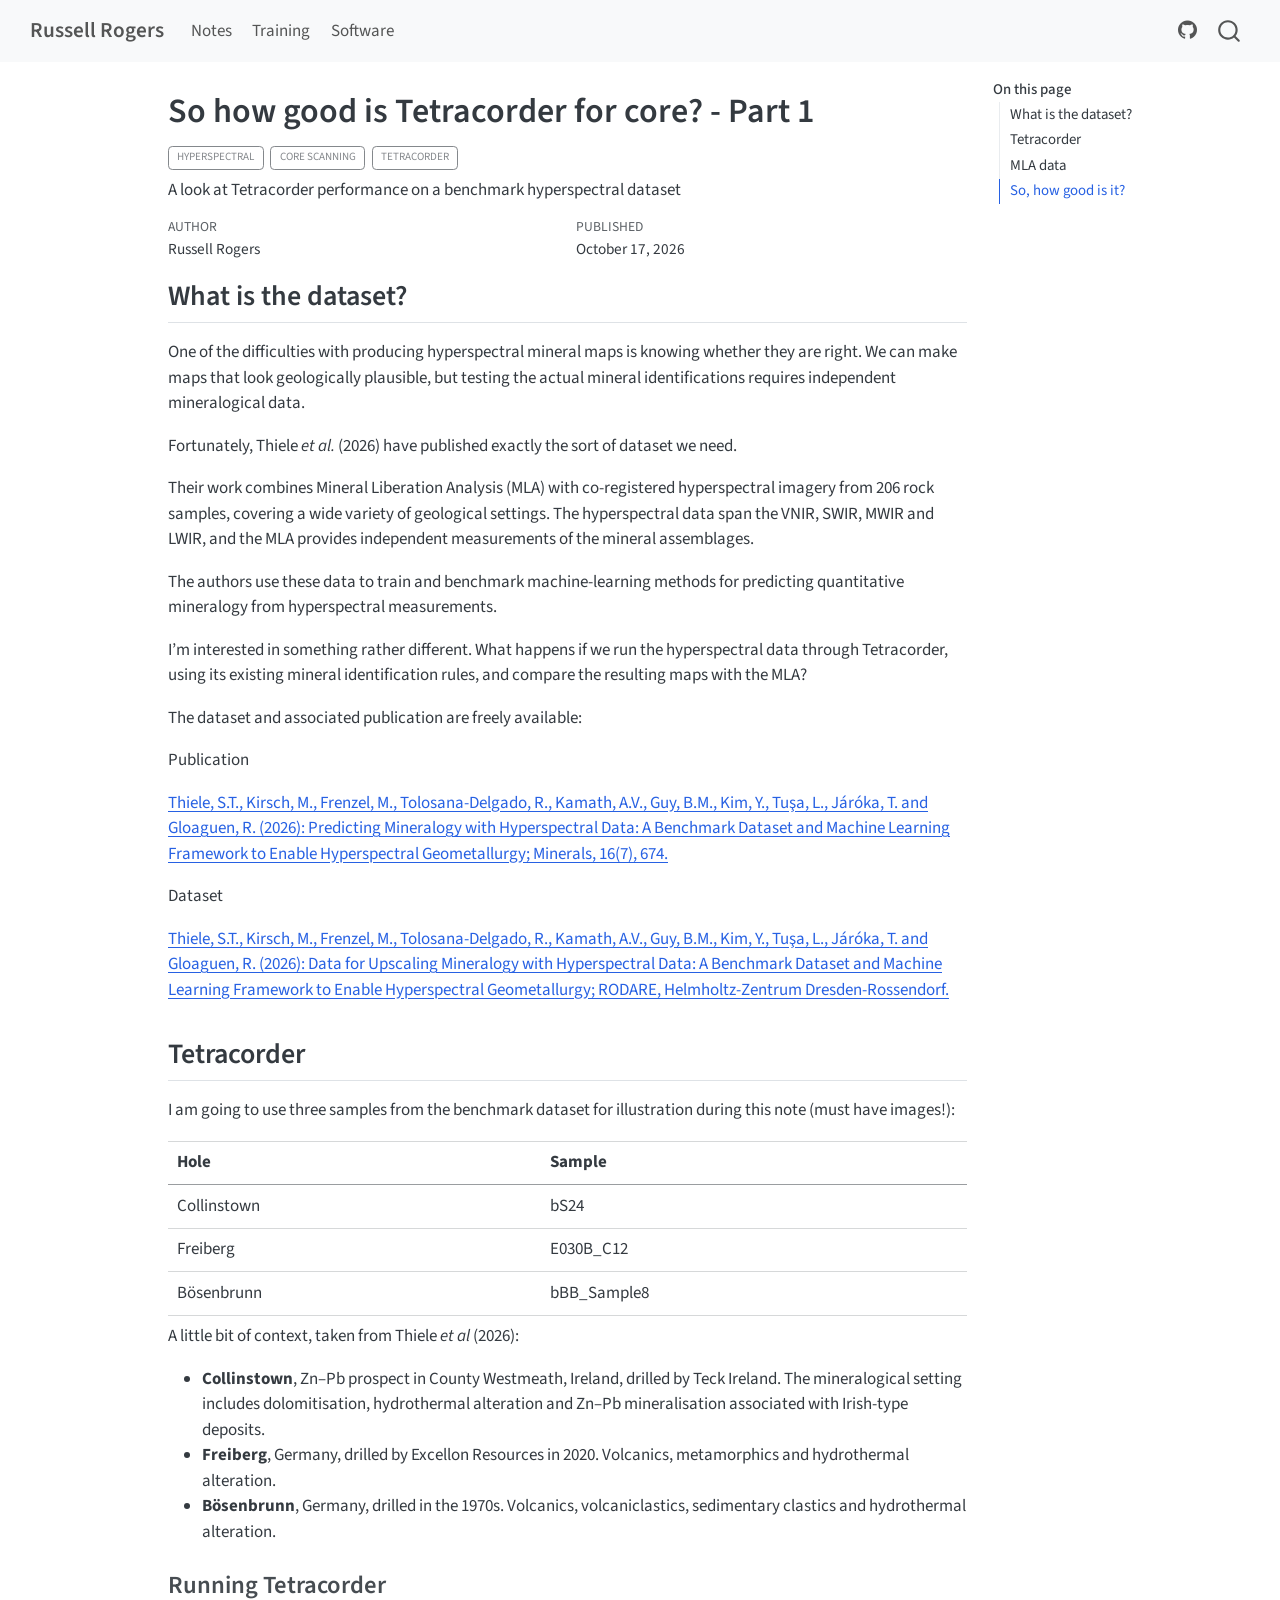
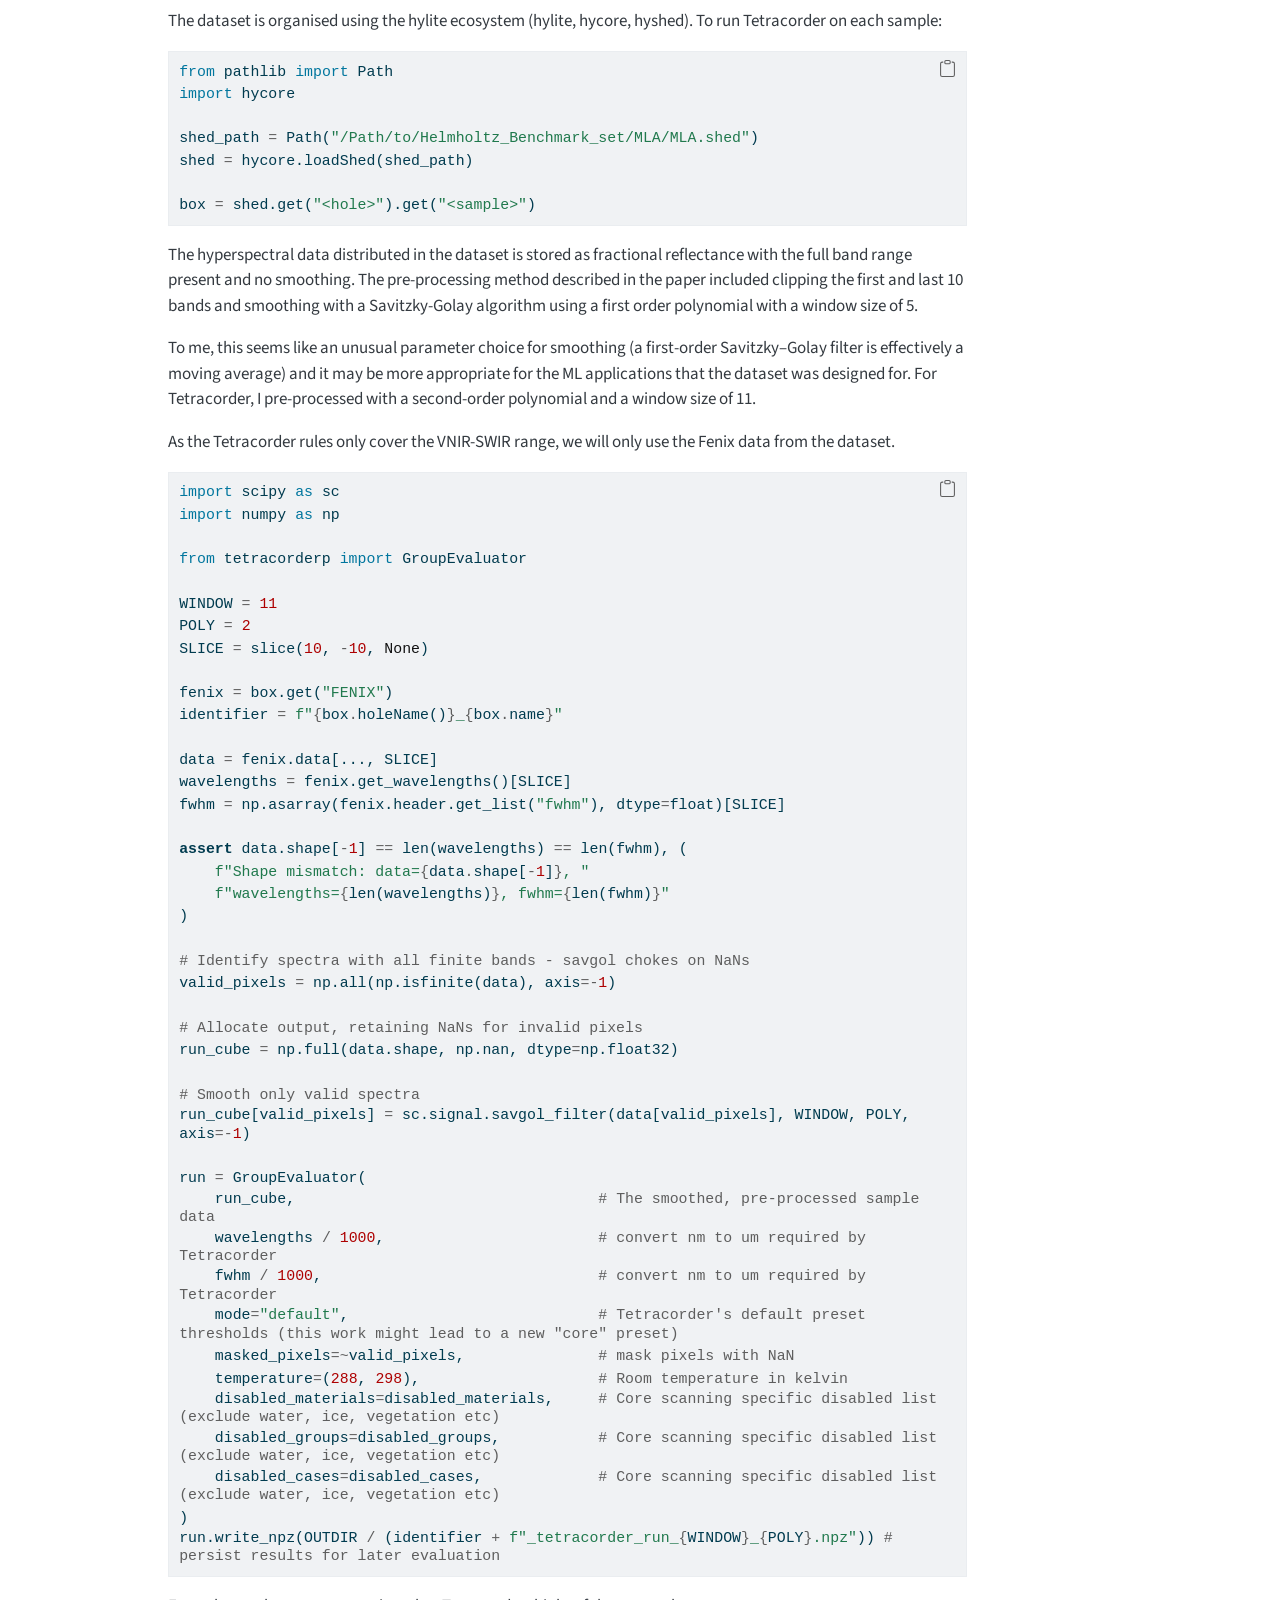
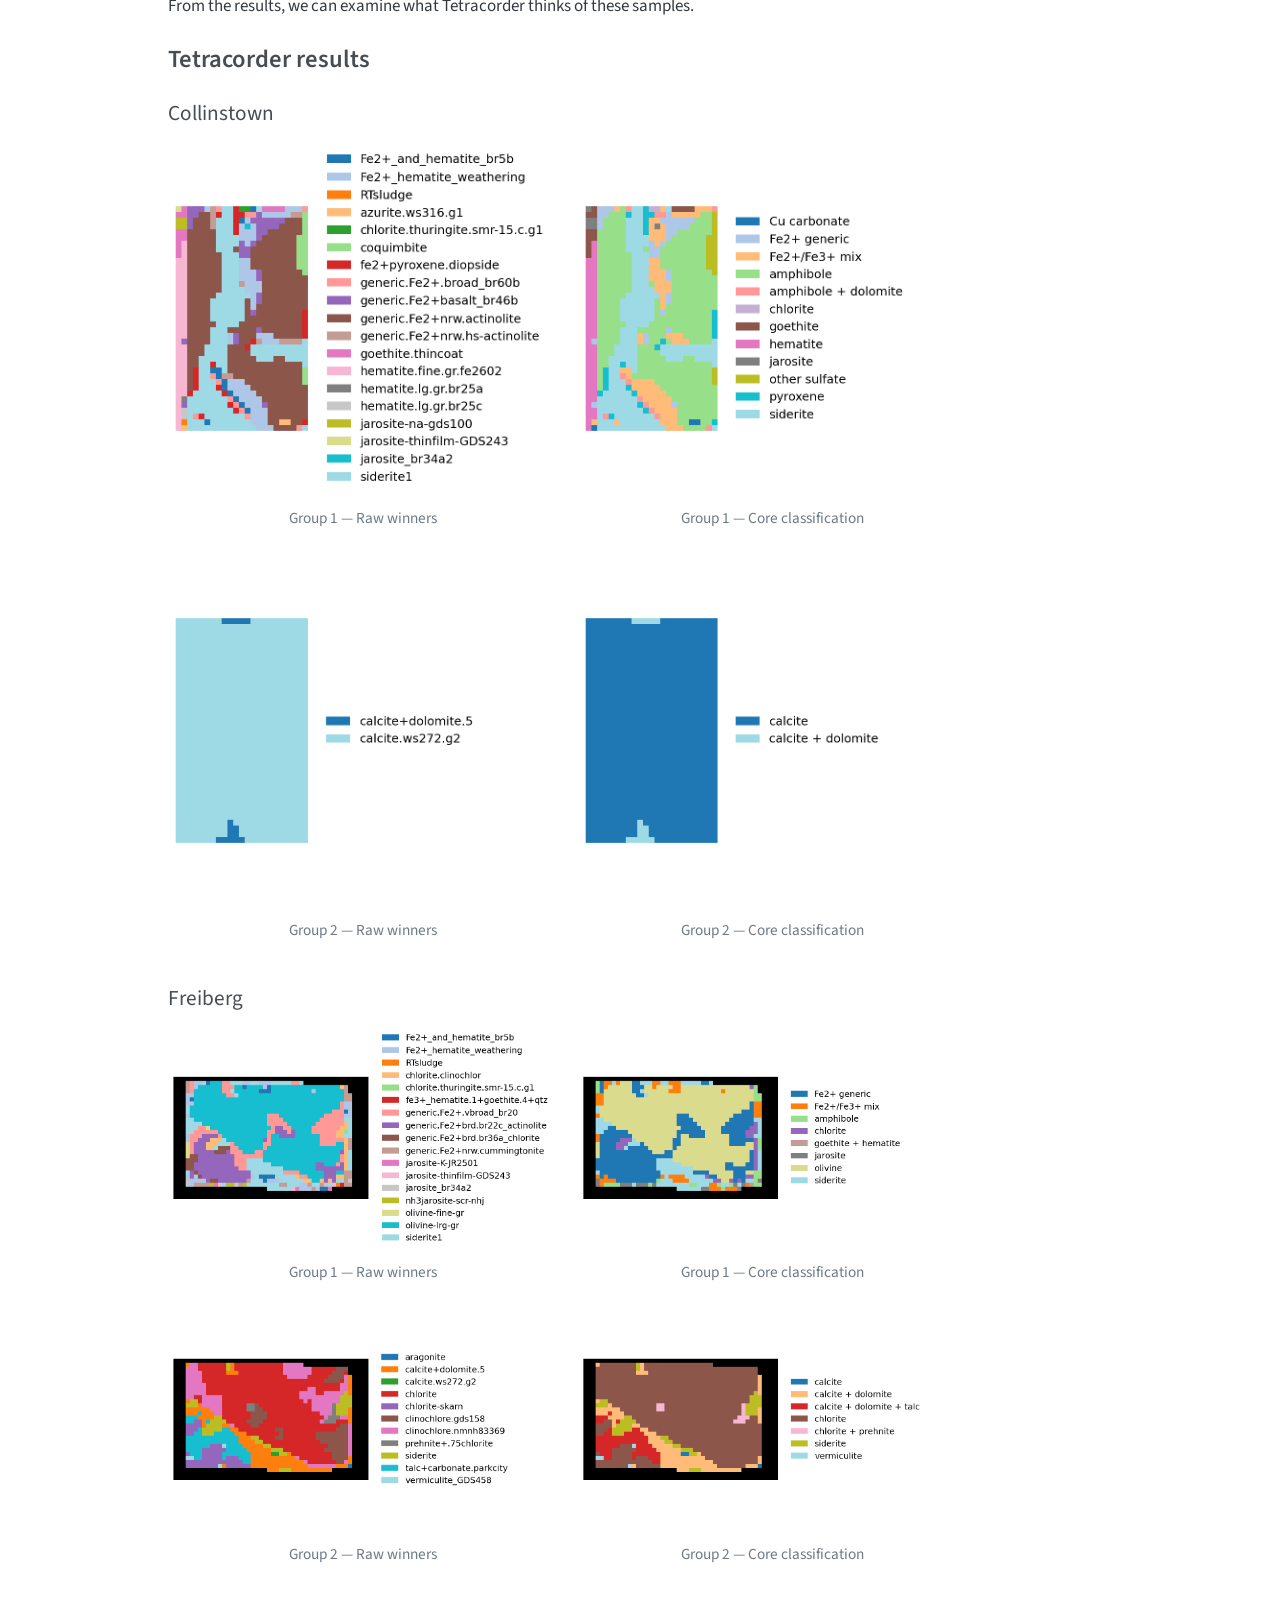
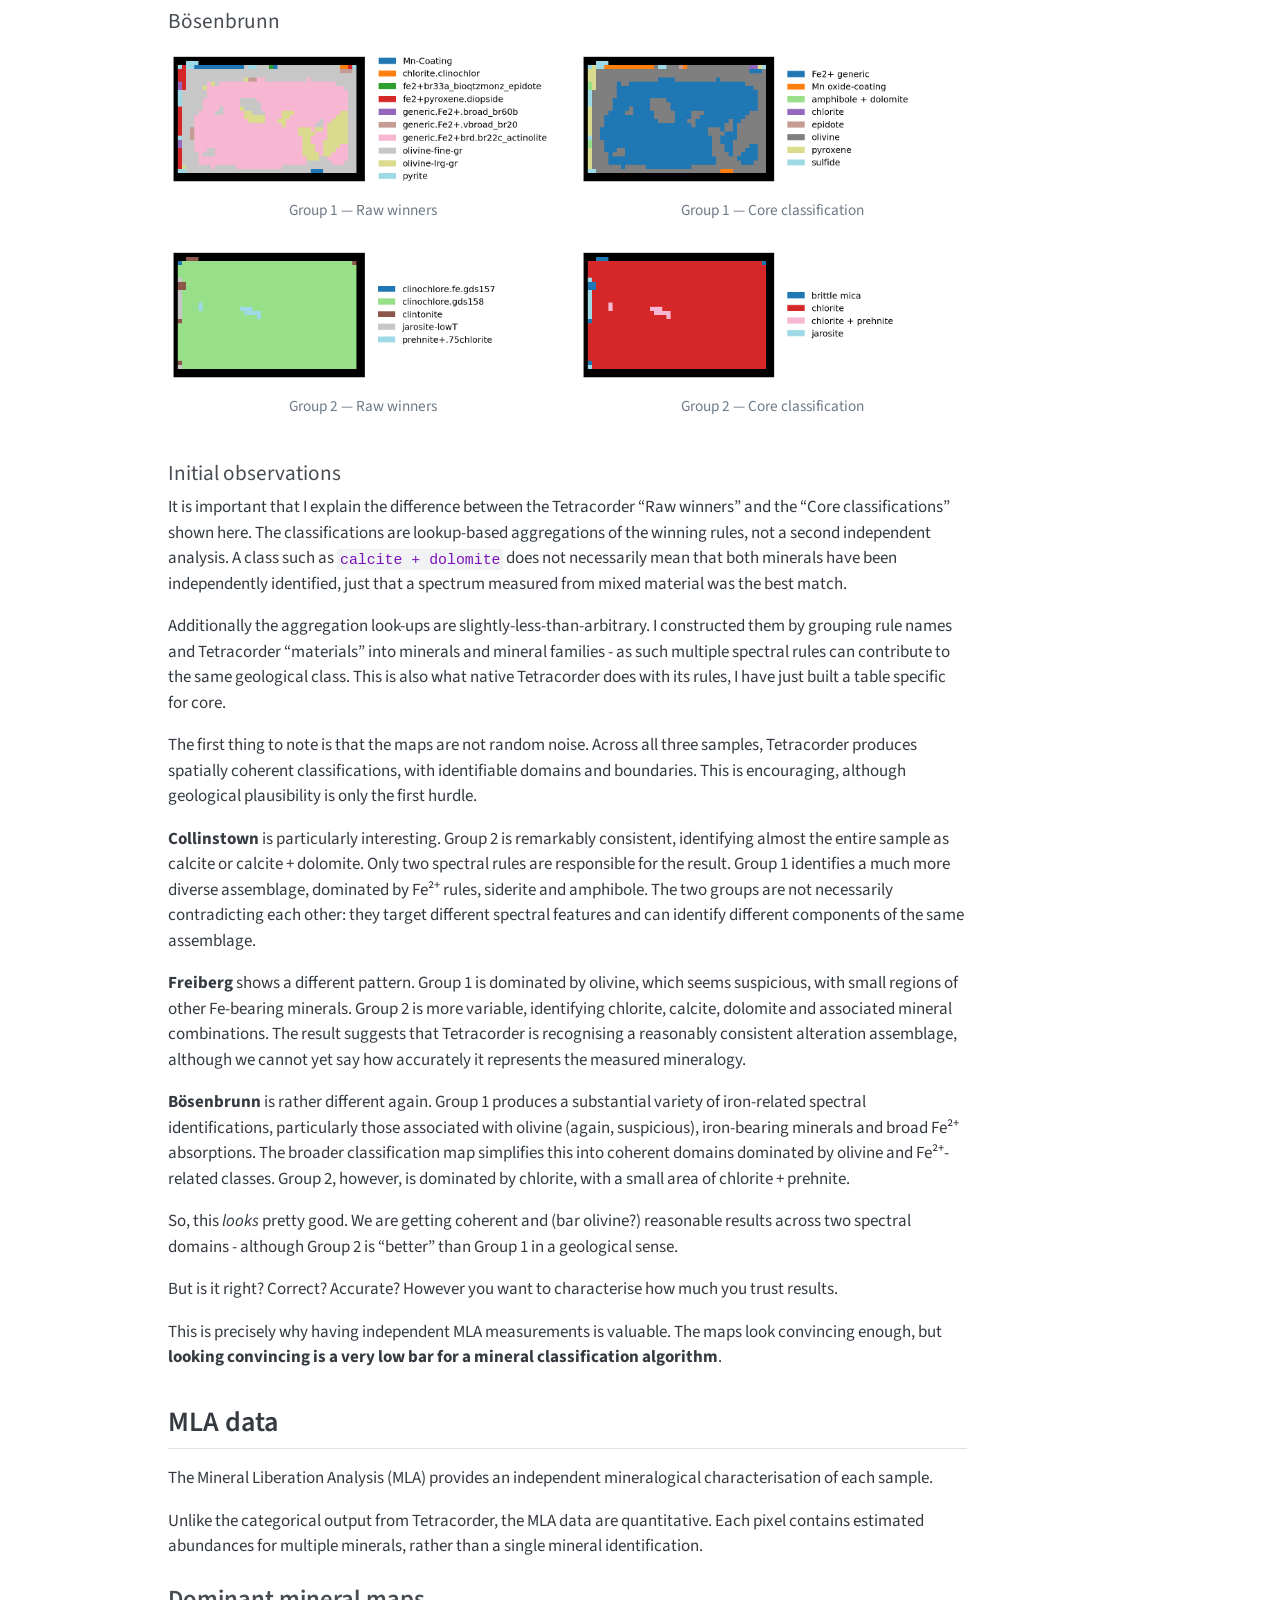
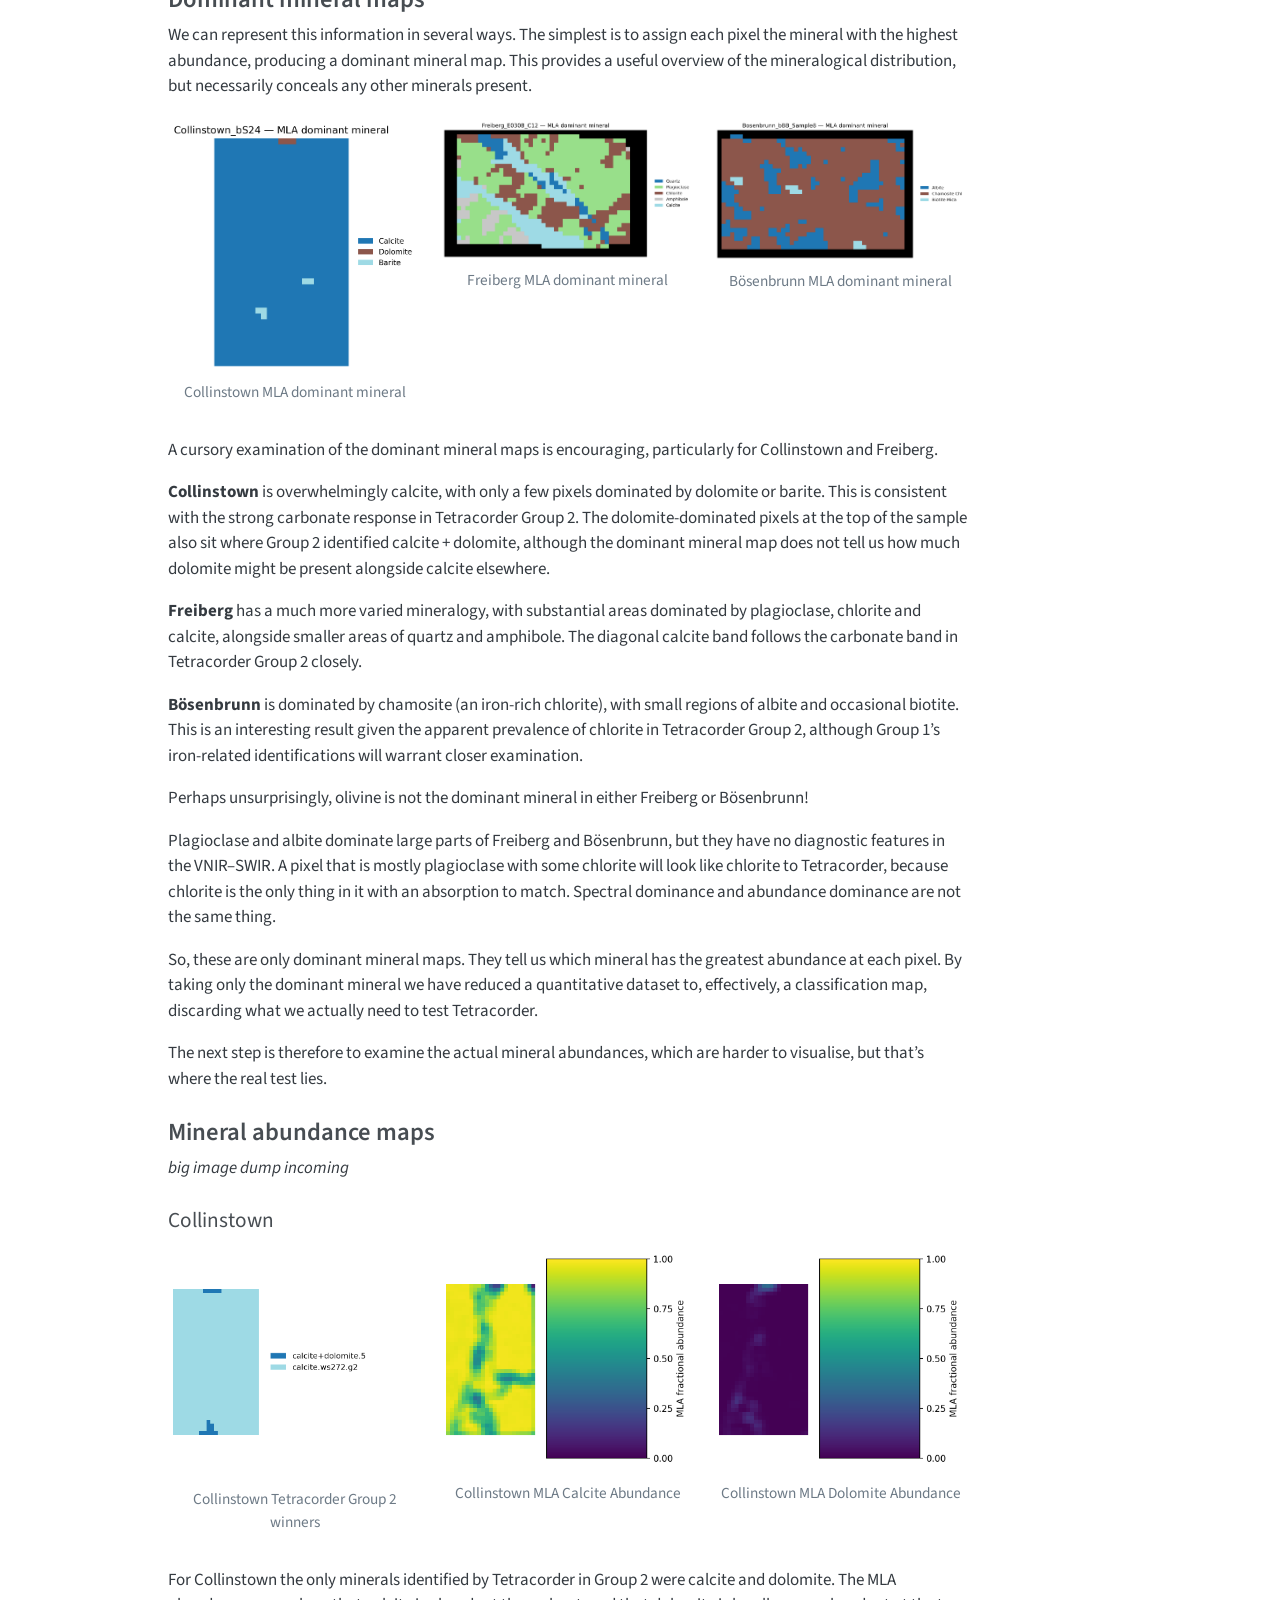
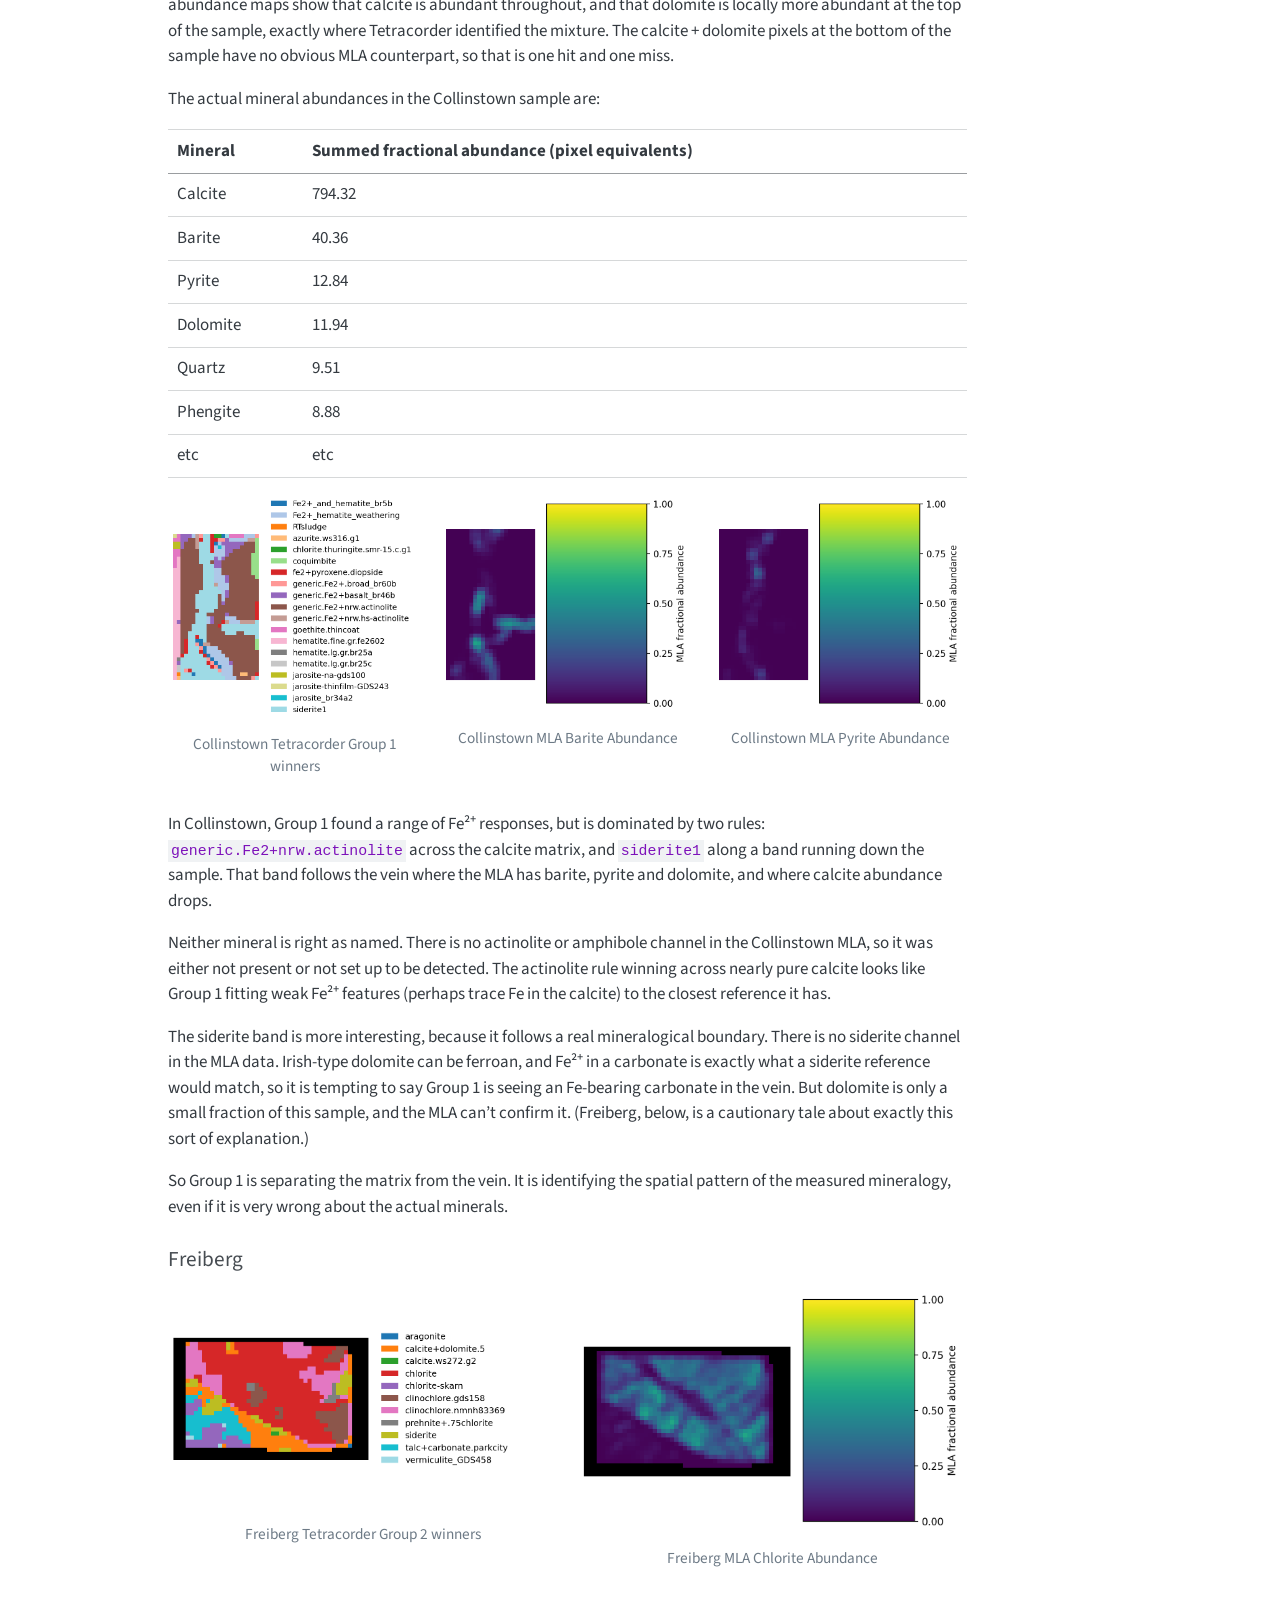
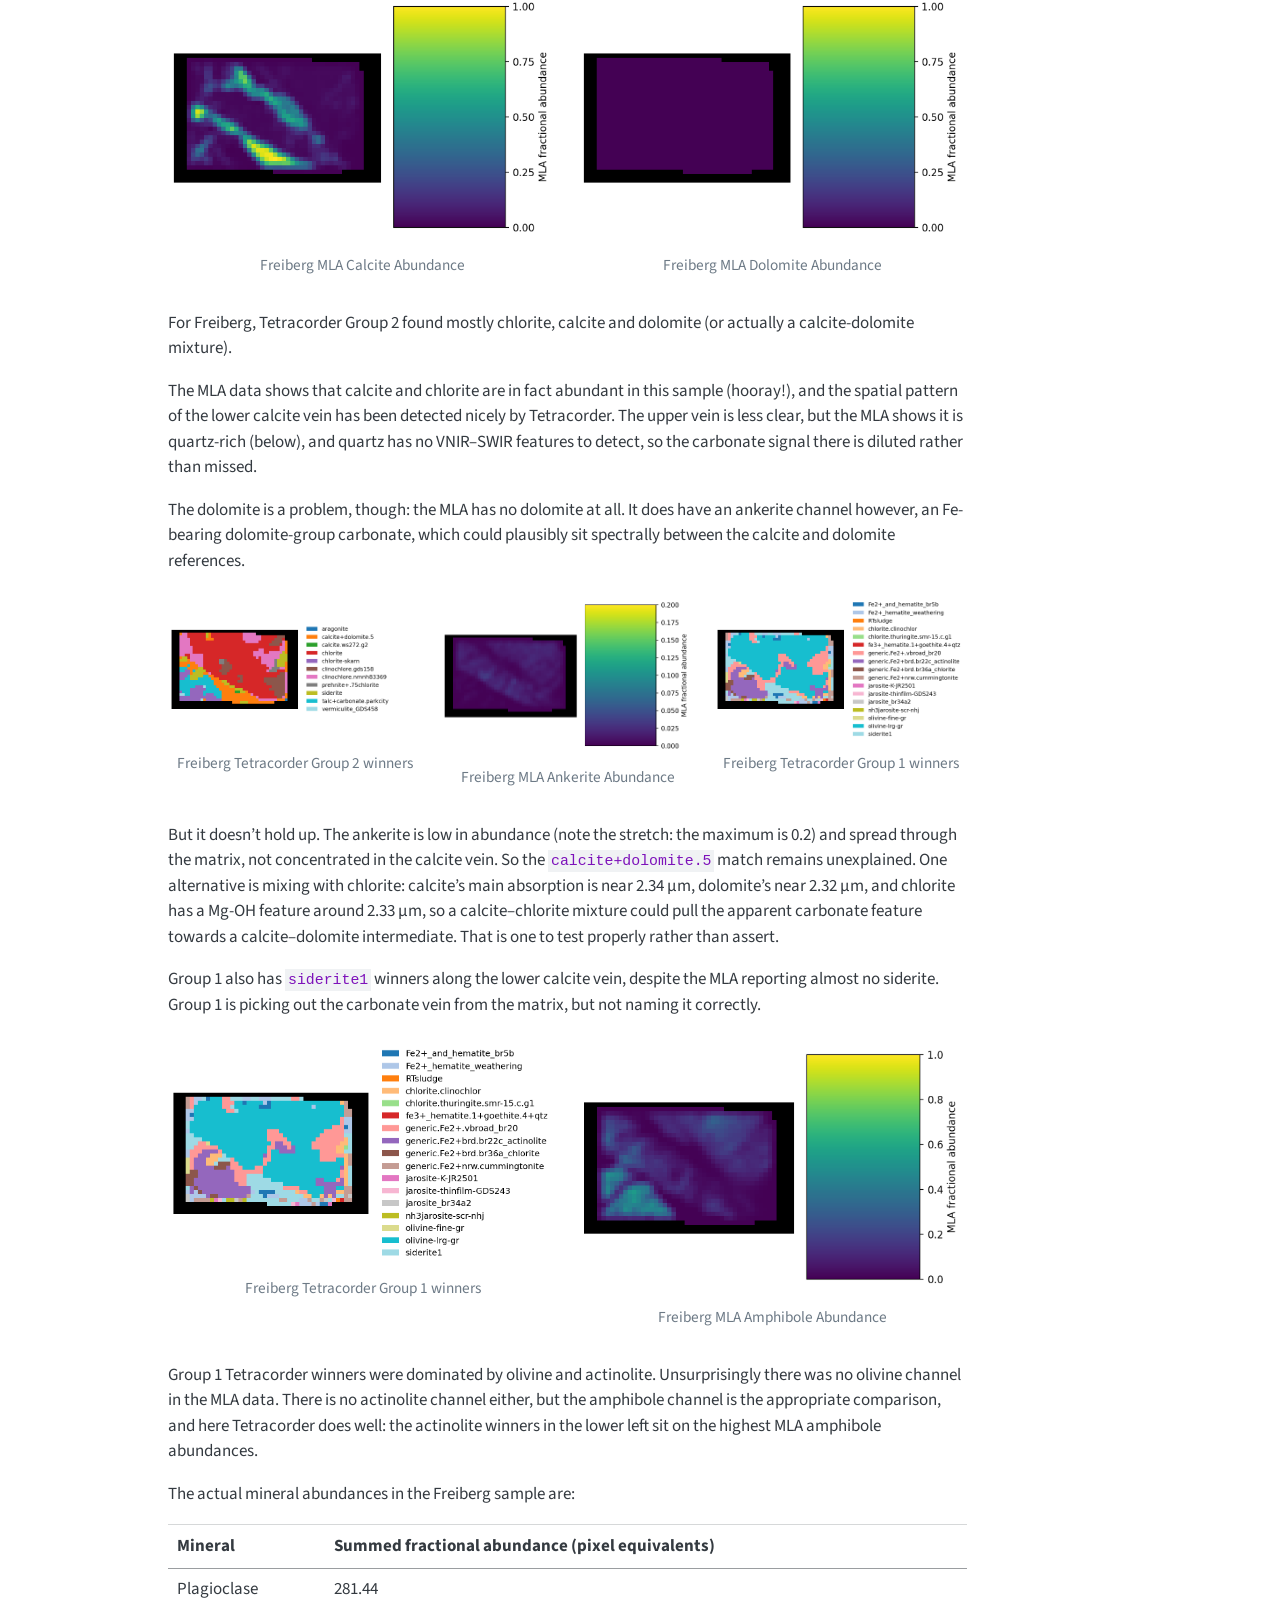
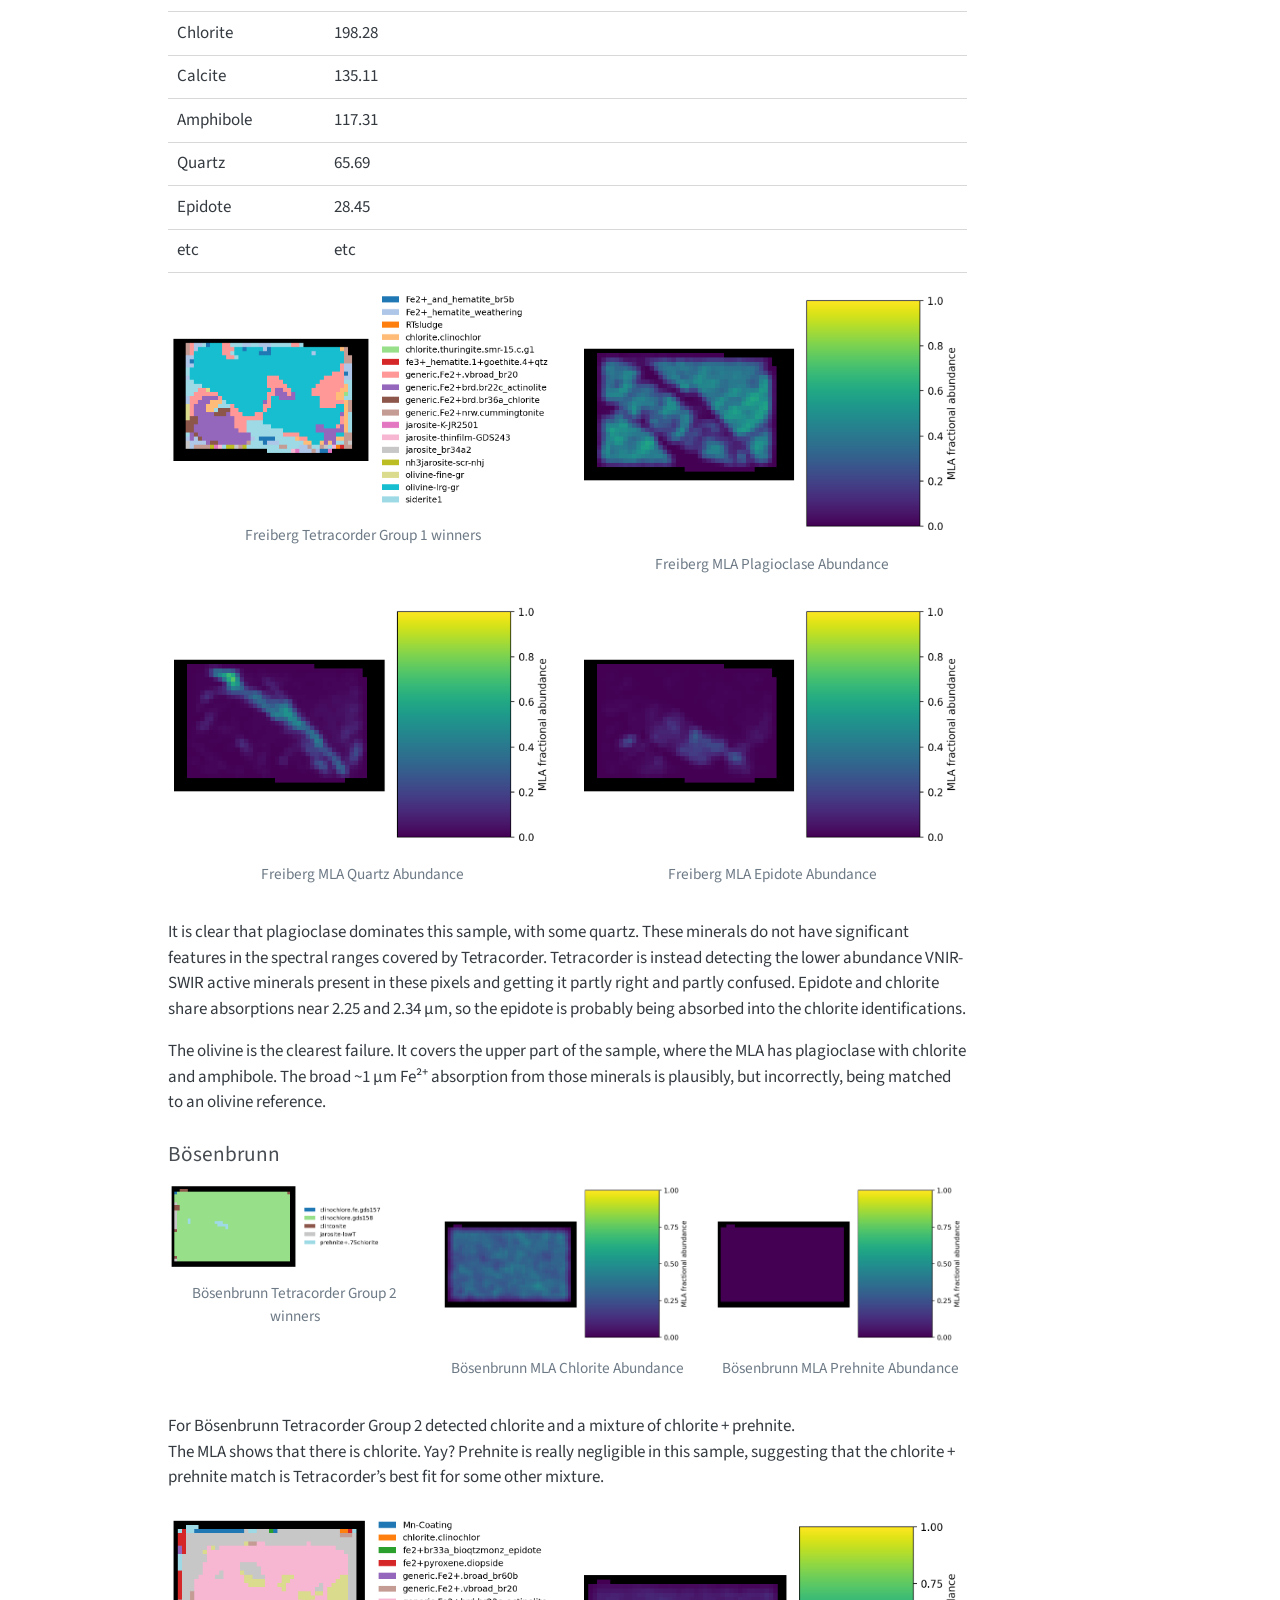
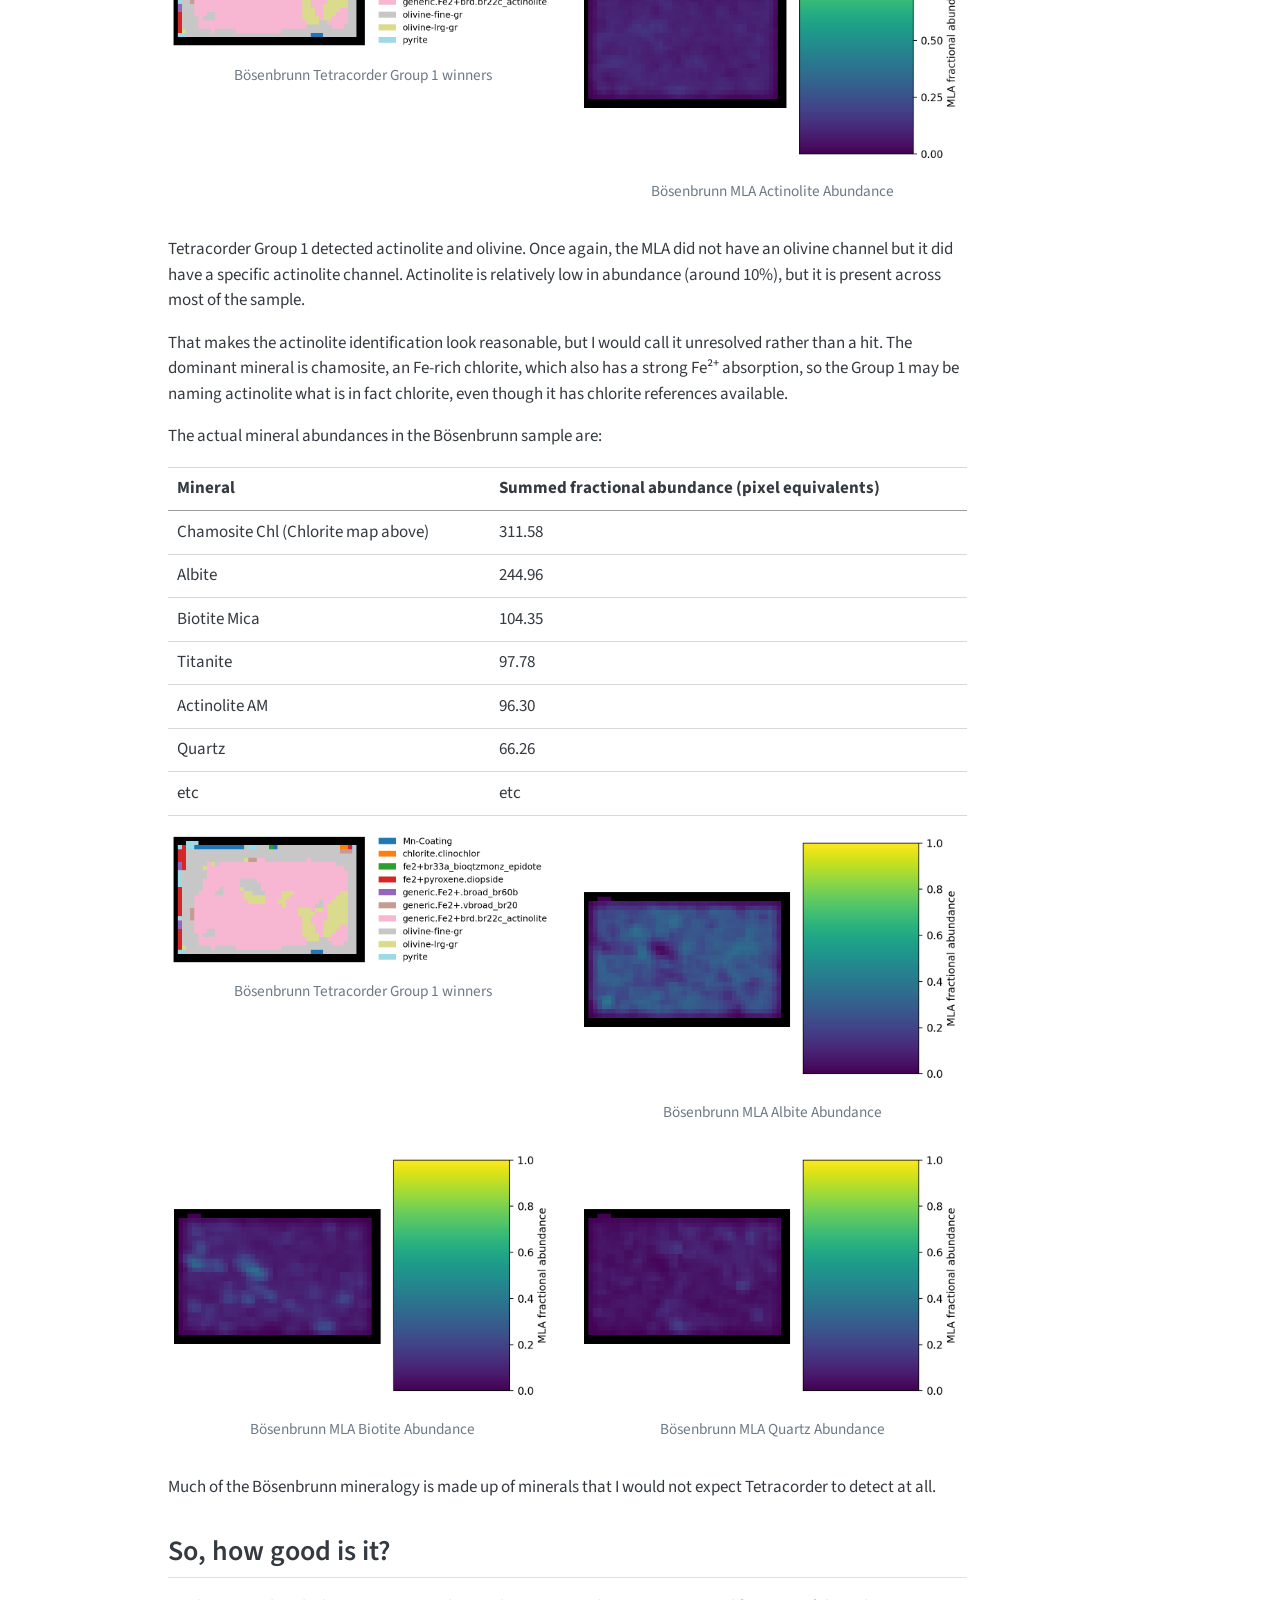
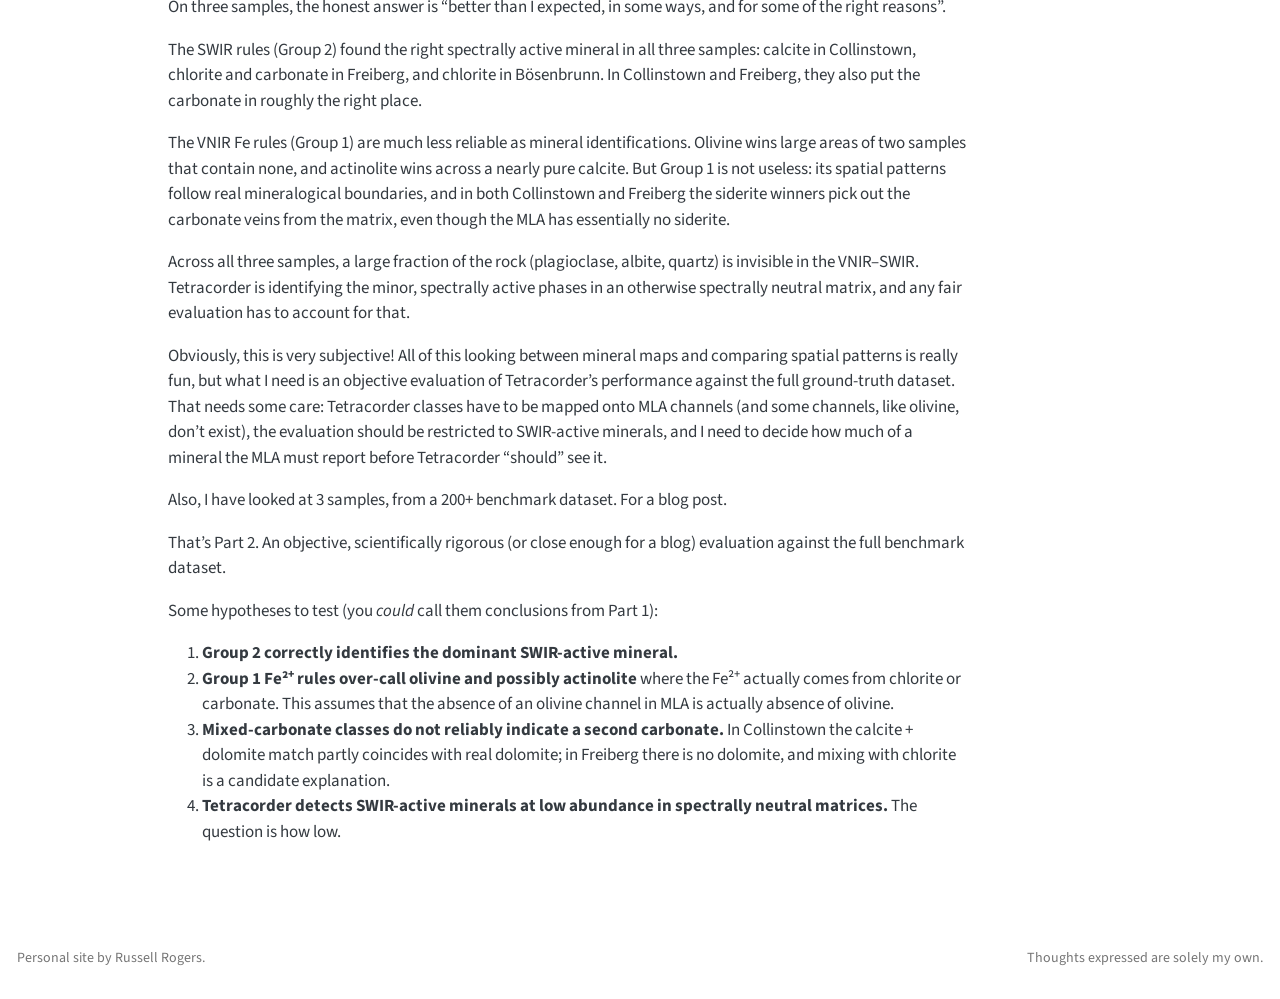
<file: notes/tet-good-or-not.html>
<!DOCTYPE html>
<html xmlns="http://www.w3.org/1999/xhtml" lang="en" xml:lang="en"><head>

<meta charset="utf-8">
<meta name="generator" content="quarto-1.10.19">

<meta name="viewport" content="width=device-width, initial-scale=1.0, user-scalable=yes">

<meta name="author" content="Russell Rogers">
<meta name="dcterms.date" content="2026-10-17">
<meta name="description" content="A look at Tetracorder performance on a benchmark hyperspectral dataset">

<title>So how good is Tetracorder for core? - Part 1 – Russell Rogers</title>
<style>
/* Default styles provided by pandoc.
** See https://pandoc.org/MANUAL.html#variables-for-html for config info.
*/
span.smallcaps{font-variant: small-caps;}
div.columns{display: flex; gap: 1.5em;}
div.column{flex: auto;}
@media screen {
div.columns{gap: min(4vw, 1.5em);}
div.column{overflow-x: auto;}
}
div.hanging-indent{margin-left: 1.5em; text-indent: -1.5em;}
ul.task-list{list-style: none;}
ul.task-list li input[type="checkbox"] {
  width: 0.8em;
  margin: 0 0.8em 0.2em -1em; /* quarto-specific, see https://github.com/quarto-dev/quarto-cli/issues/4556 */ 
  vertical-align: middle;
}
/* CSS for syntax highlighting */
html { -webkit-text-size-adjust: 100%; }
pre > code.sourceCode { white-space: pre; position: relative; }
pre > code.sourceCode > span { display: inline-block; line-height: 1.25; }
pre > code.sourceCode > span:empty { height: 1.2em; }
.sourceCode { overflow: visible; }
code.sourceCode > span { color: inherit; text-decoration: inherit; }
div.sourceCode { margin: 1em 0; }
pre.sourceCode { margin: 0; }
@media screen {
div.sourceCode { overflow: auto; }
}
@media print {
pre > code.sourceCode { white-space: pre-wrap; }
pre > code.sourceCode > span { text-indent: -5em; padding-left: 5em; }
}
pre.numberSource code
  { counter-reset: source-line 0; }
pre.numberSource code > span
  { position: relative; left: -4em; counter-increment: source-line; }
pre.numberSource code > span > a:first-child::before
  { content: counter(source-line);
    position: relative; left: -1em; text-align: right; vertical-align: baseline;
    border: none; display: inline-block;
    -webkit-touch-callout: none; -webkit-user-select: none;
    -khtml-user-select: none; -moz-user-select: none;
    -ms-user-select: none; user-select: none;
    padding: 0 4px; width: 4em;
  }
pre.numberSource { margin-left: 3em;  padding-left: 4px; }
div.sourceCode
  {   }
@media screen {
pre > code.sourceCode > span > a:first-child::before { text-decoration: underline; }
}
</style>


<script src="../site_libs/quarto-nav/quarto-nav.js"></script>
<script src="../site_libs/quarto-nav/headroom.min.js"></script>
<script src="../site_libs/clipboard/clipboard.min.js"></script>
<script src="../site_libs/quarto-search/autocomplete.umd.js"></script>
<script src="../site_libs/quarto-search/fuse.min.js"></script>
<script src="../site_libs/quarto-search/quarto-search.js"></script>
<meta name="quarto:offset" content="../">
<script src="../site_libs/quarto-html/quarto.js" type="module"></script>
<script src="../site_libs/quarto-html/tabsets/tabsets.js" type="module"></script>
<script src="../site_libs/quarto-html/popper.min.js"></script>
<script src="../site_libs/quarto-html/tippy.umd.min.js"></script>
<script src="../site_libs/quarto-html/anchor.min.js"></script>
<link href="../site_libs/quarto-html/tippy.css" rel="stylesheet">
<link href="../site_libs/quarto-html/quarto-syntax-highlighting-bf27225e3a48a9273f3daa8f8e829971.css" rel="stylesheet" id="quarto-text-highlighting-styles">
<script src="../site_libs/bootstrap/bootstrap.min.js"></script>
<link href="../site_libs/bootstrap/bootstrap-icons.css" rel="stylesheet">
<link href="../site_libs/bootstrap/bootstrap-890df4807d457dbc410f87df85df408d.min.css" rel="stylesheet" append-hash="true" id="quarto-bootstrap" data-mode="light">
<script src="../site_libs/quarto-contrib/glightbox/glightbox.min.js"></script>
<link href="../site_libs/quarto-contrib/glightbox/glightbox.min.css" rel="stylesheet">
<link href="../site_libs/quarto-contrib/glightbox/lightbox.css" rel="stylesheet">
<script id="quarto-search-options" type="application/json">{
  "location": "navbar",
  "copy-button": false,
  "collapse-after": 3,
  "panel-placement": "end",
  "type": "overlay",
  "limit": 50,
  "keyboard-shortcut": [
    "f",
    "/",
    "s"
  ],
  "show-item-context": false,
  "language": {
    "search-no-results-text": "No results",
    "search-matching-documents-text": "matching documents",
    "search-copy-link-title": "Copy link to search",
    "search-hide-matches-text": "Hide additional matches",
    "search-more-match-text": "more match in this document",
    "search-more-matches-text": "more matches in this document",
    "search-clear-button-title": "Clear",
    "search-text-placeholder": "",
    "search-detached-cancel-button-title": "Cancel",
    "search-submit-button-title": "Submit",
    "search-label": "Search"
  }
}</script>


<link rel="stylesheet" href="../styles.css">
</head>

<body class="nav-fixed quarto-light">

<div id="quarto-search-results"></div>
  <header id="quarto-header" class="headroom fixed-top">
    <nav class="navbar navbar-expand-lg " data-bs-theme="dark">
      <div class="navbar-container container-fluid">
      <div class="navbar-brand-container mx-auto">
    <a class="navbar-brand" href="../index.html">
    <span class="navbar-title">Russell Rogers</span>
    </a>
  </div>
            <div id="quarto-search" class="" title="Search"></div>
          <button class="navbar-toggler" type="button" data-bs-toggle="collapse" data-bs-target="#navbarCollapse" aria-controls="navbarCollapse" role="menu" aria-expanded="false" aria-label="Toggle navigation" onclick="if (window.quartoToggleHeadroom) { window.quartoToggleHeadroom(); }">
  <span class="navbar-toggler-icon"></span>
</button>
          <div class="collapse navbar-collapse" id="navbarCollapse">
            <ul class="navbar-nav navbar-nav-scroll me-auto">
  <li class="nav-item">
    <a class="nav-link" href="../notes/index.html"> 
<span class="menu-text">Notes</span></a>
  </li>  
  <li class="nav-item">
    <a class="nav-link" href="../training/index.html"> 
<span class="menu-text">Training</span></a>
  </li>  
  <li class="nav-item">
    <a class="nav-link" href="../software/index.html"> 
<span class="menu-text">Software</span></a>
  </li>  
</ul>
            <ul class="navbar-nav navbar-nav-scroll ms-auto">
  <li class="nav-item compact">
    <a class="nav-link" href="https://github.com/Russjas"> <i class="bi bi-github" role="img" aria-label="GitHub">
</i> 
<span class="menu-text"></span></a>
  </li>  
</ul>
          </div> <!-- /navcollapse -->
            <div class="quarto-navbar-tools">
</div>
      </div> <!-- /container-fluid -->
    </nav>
</header>
<!-- content -->
<div id="quarto-content" class="quarto-container page-columns page-rows-contents page-layout-article page-navbar">
<!-- sidebar -->
<!-- margin-sidebar -->
    <div id="quarto-margin-sidebar" class="sidebar margin-sidebar">
        <nav id="TOC" role="doc-toc" class="toc-active">
    <h2 id="toc-title">On this page</h2>
   
  <ul>
  <li><a href="#what-is-the-dataset" id="toc-what-is-the-dataset" class="nav-link active" data-scroll-target="#what-is-the-dataset">What is the dataset?</a></li>
  <li><a href="#tetracorder" id="toc-tetracorder" class="nav-link" data-scroll-target="#tetracorder">Tetracorder</a>
  <ul class="collapse">
  <li><a href="#running-tetracorder" id="toc-running-tetracorder" class="nav-link" data-scroll-target="#running-tetracorder">Running Tetracorder</a></li>
  <li><a href="#tetracorder-results" id="toc-tetracorder-results" class="nav-link" data-scroll-target="#tetracorder-results">Tetracorder results</a></li>
  </ul></li>
  <li><a href="#mla-data" id="toc-mla-data" class="nav-link" data-scroll-target="#mla-data">MLA data</a>
  <ul class="collapse">
  <li><a href="#dominant-mineral-maps" id="toc-dominant-mineral-maps" class="nav-link" data-scroll-target="#dominant-mineral-maps">Dominant mineral maps</a></li>
  <li><a href="#mineral-abundance-maps" id="toc-mineral-abundance-maps" class="nav-link" data-scroll-target="#mineral-abundance-maps">Mineral abundance maps</a></li>
  </ul></li>
  <li><a href="#so-how-good-is-it" id="toc-so-how-good-is-it" class="nav-link" data-scroll-target="#so-how-good-is-it">So, how good is it?</a></li>
  </ul>
</nav>
    </div>
<!-- main -->
<main class="content" id="quarto-document-content">

<header id="title-block-header" class="quarto-title-block default">
<div class="quarto-title">
<h1 class="title">So how good is Tetracorder for core? - Part 1</h1>
  <div class="quarto-categories">
    <div class="quarto-category">hyperspectral</div>
    <div class="quarto-category">core scanning</div>
    <div class="quarto-category">Tetracorder</div>
  </div>
  </div>

<div>
  <div class="description">
    A look at Tetracorder performance on a benchmark hyperspectral dataset
  </div>
</div>


<div class="quarto-title-meta">

    <div>
    <div class="quarto-title-meta-heading">Author</div>
    <div class="quarto-title-meta-contents">
             <p>Russell Rogers </p>
          </div>
  </div>
    
    <div>
    <div class="quarto-title-meta-heading">Published</div>
    <div class="quarto-title-meta-contents">
      <p class="date">October 17, 2026</p>
    </div>
  </div>
  
    
  </div>
  


</header>


<section id="what-is-the-dataset" class="level2">
<h2 class="anchored" data-anchor-id="what-is-the-dataset">What is the dataset?</h2>
<p>One of the difficulties with producing hyperspectral mineral maps is knowing whether they are right. We can make maps that look geologically plausible, but testing the actual mineral identifications requires independent mineralogical data.</p>
<p>Fortunately, Thiele <em>et al.</em> (2026) have published exactly the sort of dataset we need.</p>
<p>Their work combines Mineral Liberation Analysis (MLA) with co-registered hyperspectral imagery from 206 rock samples, covering a wide variety of geological settings. The hyperspectral data span the VNIR, SWIR, MWIR and LWIR, and the MLA provides independent measurements of the mineral assemblages.</p>
<p>The authors use these data to train and benchmark machine-learning methods for predicting quantitative mineralogy from hyperspectral measurements.</p>
<p>I’m interested in something rather different. What happens if we run the hyperspectral data through Tetracorder, using its existing mineral identification rules, and compare the resulting maps with the MLA?</p>
<p>The dataset and associated publication are freely available:</p>
<p>Publication</p>
<p><a href="https://www.mdpi.com/2075-163X/16/7/674">Thiele, S.T., Kirsch, M., Frenzel, M., Tolosana-Delgado, R., Kamath, A.V., Guy, B.M., Kim, Y., Tuşa, L., Járóka, T. and Gloaguen, R. (2026): Predicting Mineralogy with Hyperspectral Data: A Benchmark Dataset and Machine Learning Framework to Enable Hyperspectral Geometallurgy; Minerals, 16(7), 674.</a></p>
<p>Dataset</p>
<p><a href="https://rodare.hzdr.de/record/4582">Thiele, S.T., Kirsch, M., Frenzel, M., Tolosana-Delgado, R., Kamath, A.V., Guy, B.M., Kim, Y., Tuşa, L., Járóka, T. and Gloaguen, R. (2026): Data for Upscaling Mineralogy with Hyperspectral Data: A Benchmark Dataset and Machine Learning Framework to Enable Hyperspectral Geometallurgy; RODARE, Helmholtz-Zentrum Dresden-Rossendorf.</a></p>
</section>
<section id="tetracorder" class="level2">
<h2 class="anchored" data-anchor-id="tetracorder">Tetracorder</h2>
<p>I am going to use three samples from the benchmark dataset for illustration during this note (must have images!):</p>
<table class="caption-top table">
<thead>
<tr class="header">
<th>Hole</th>
<th>Sample</th>
</tr>
</thead>
<tbody>
<tr class="odd">
<td>Collinstown</td>
<td>bS24</td>
</tr>
<tr class="even">
<td>Freiberg</td>
<td>E030B_C12</td>
</tr>
<tr class="odd">
<td>Bösenbrunn</td>
<td>bBB_Sample8</td>
</tr>
</tbody>
</table>
<p>A little bit of context, taken from Thiele <em>et al</em> (2026):</p>
<ul>
<li><strong>Collinstown</strong>, Zn–Pb prospect in County Westmeath, Ireland, drilled by Teck Ireland. The mineralogical setting includes dolomitisation, hydrothermal alteration and Zn–Pb mineralisation associated with Irish-type deposits.<br>
</li>
<li><strong>Freiberg</strong>, Germany, drilled by Excellon Resources in 2020. Volcanics, metamorphics and hydrothermal alteration.</li>
<li><strong>Bösenbrunn</strong>, Germany, drilled in the 1970s. Volcanics, volcaniclastics, sedimentary clastics and hydrothermal alteration.</li>
</ul>
<section id="running-tetracorder" class="level3">
<h3 class="anchored" data-anchor-id="running-tetracorder">Running Tetracorder</h3>
<p>The dataset is organised using the hylite ecosystem (hylite, hycore, hyshed). To run Tetracorder on each sample:</p>
<div class="code-copy-outer-scaffold"><div class="sourceCode" id="cb1"><pre class="sourceCode python code-with-copy"><code class="sourceCode python"><span id="cb1-1"><a href="#cb1-1" aria-hidden="true" tabindex="-1"></a><span class="im">from</span> pathlib <span class="im">import</span> Path</span>
<span id="cb1-2"><a href="#cb1-2" aria-hidden="true" tabindex="-1"></a><span class="im">import</span> hycore</span>
<span id="cb1-3"><a href="#cb1-3" aria-hidden="true" tabindex="-1"></a></span>
<span id="cb1-4"><a href="#cb1-4" aria-hidden="true" tabindex="-1"></a>shed_path <span class="op">=</span> Path(<span class="st">"/Path/to/Helmholtz_Benchmark_set/MLA/MLA.shed"</span>)</span>
<span id="cb1-5"><a href="#cb1-5" aria-hidden="true" tabindex="-1"></a>shed <span class="op">=</span> hycore.loadShed(shed_path)</span>
<span id="cb1-6"><a href="#cb1-6" aria-hidden="true" tabindex="-1"></a></span>
<span id="cb1-7"><a href="#cb1-7" aria-hidden="true" tabindex="-1"></a>box <span class="op">=</span> shed.get(<span class="st">"&lt;hole&gt;"</span>).get(<span class="st">"&lt;sample&gt;"</span>)</span></code></pre></div><button title="Copy to Clipboard" class="code-copy-button"><i class="bi"></i></button></div>
<p>The hyperspectral data distributed in the dataset is stored as fractional reflectance with the full band range present and no smoothing. The pre-processing method described in the paper included clipping the first and last 10 bands and smoothing with a Savitzky-Golay algorithm using a first order polynomial with a window size of 5.</p>
<p>To me, this seems like an unusual parameter choice for smoothing (a first-order Savitzky–Golay filter is effectively a moving average) and it may be more appropriate for the ML applications that the dataset was designed for. For Tetracorder, I pre-processed with a second-order polynomial and a window size of 11.</p>
<p>As the Tetracorder rules only cover the VNIR-SWIR range, we will only use the Fenix data from the dataset.</p>
<div class="code-copy-outer-scaffold"><div class="sourceCode" id="cb2"><pre class="sourceCode python code-with-copy"><code class="sourceCode python"><span id="cb2-1"><a href="#cb2-1" aria-hidden="true" tabindex="-1"></a><span class="im">import</span> scipy <span class="im">as</span> sc</span>
<span id="cb2-2"><a href="#cb2-2" aria-hidden="true" tabindex="-1"></a><span class="im">import</span> numpy <span class="im">as</span> np</span>
<span id="cb2-3"><a href="#cb2-3" aria-hidden="true" tabindex="-1"></a></span>
<span id="cb2-4"><a href="#cb2-4" aria-hidden="true" tabindex="-1"></a><span class="im">from</span> tetracorderp <span class="im">import</span> GroupEvaluator  </span>
<span id="cb2-5"><a href="#cb2-5" aria-hidden="true" tabindex="-1"></a></span>
<span id="cb2-6"><a href="#cb2-6" aria-hidden="true" tabindex="-1"></a>WINDOW <span class="op">=</span> <span class="dv">11</span></span>
<span id="cb2-7"><a href="#cb2-7" aria-hidden="true" tabindex="-1"></a>POLY <span class="op">=</span> <span class="dv">2</span></span>
<span id="cb2-8"><a href="#cb2-8" aria-hidden="true" tabindex="-1"></a>SLICE <span class="op">=</span> <span class="bu">slice</span>(<span class="dv">10</span>, <span class="op">-</span><span class="dv">10</span>, <span class="va">None</span>)  </span>
<span id="cb2-9"><a href="#cb2-9" aria-hidden="true" tabindex="-1"></a></span>
<span id="cb2-10"><a href="#cb2-10" aria-hidden="true" tabindex="-1"></a>fenix <span class="op">=</span> box.get(<span class="st">"FENIX"</span>)</span>
<span id="cb2-11"><a href="#cb2-11" aria-hidden="true" tabindex="-1"></a>identifier <span class="op">=</span> <span class="ss">f"</span><span class="sc">{</span>box<span class="sc">.</span>holeName()<span class="sc">}</span><span class="ss">_</span><span class="sc">{</span>box<span class="sc">.</span>name<span class="sc">}</span><span class="ss">"</span></span>
<span id="cb2-12"><a href="#cb2-12" aria-hidden="true" tabindex="-1"></a></span>
<span id="cb2-13"><a href="#cb2-13" aria-hidden="true" tabindex="-1"></a>data <span class="op">=</span> fenix.data[..., SLICE]</span>
<span id="cb2-14"><a href="#cb2-14" aria-hidden="true" tabindex="-1"></a>wavelengths <span class="op">=</span> fenix.get_wavelengths()[SLICE]</span>
<span id="cb2-15"><a href="#cb2-15" aria-hidden="true" tabindex="-1"></a>fwhm <span class="op">=</span> np.asarray(fenix.header.get_list(<span class="st">"fwhm"</span>), dtype<span class="op">=</span><span class="bu">float</span>)[SLICE]  </span>
<span id="cb2-16"><a href="#cb2-16" aria-hidden="true" tabindex="-1"></a></span>
<span id="cb2-17"><a href="#cb2-17" aria-hidden="true" tabindex="-1"></a><span class="cf">assert</span> data.shape[<span class="op">-</span><span class="dv">1</span>] <span class="op">==</span> <span class="bu">len</span>(wavelengths) <span class="op">==</span> <span class="bu">len</span>(fwhm), (</span>
<span id="cb2-18"><a href="#cb2-18" aria-hidden="true" tabindex="-1"></a>    <span class="ss">f"Shape mismatch: data=</span><span class="sc">{</span>data<span class="sc">.</span>shape[<span class="op">-</span><span class="dv">1</span>]<span class="sc">}</span><span class="ss">, "</span></span>
<span id="cb2-19"><a href="#cb2-19" aria-hidden="true" tabindex="-1"></a>    <span class="ss">f"wavelengths=</span><span class="sc">{</span><span class="bu">len</span>(wavelengths)<span class="sc">}</span><span class="ss">, fwhm=</span><span class="sc">{</span><span class="bu">len</span>(fwhm)<span class="sc">}</span><span class="ss">"</span></span>
<span id="cb2-20"><a href="#cb2-20" aria-hidden="true" tabindex="-1"></a>)</span>
<span id="cb2-21"><a href="#cb2-21" aria-hidden="true" tabindex="-1"></a></span>
<span id="cb2-22"><a href="#cb2-22" aria-hidden="true" tabindex="-1"></a><span class="co"># Identify spectra with all finite bands - savgol chokes on NaNs</span></span>
<span id="cb2-23"><a href="#cb2-23" aria-hidden="true" tabindex="-1"></a>valid_pixels <span class="op">=</span> np.<span class="bu">all</span>(np.isfinite(data), axis<span class="op">=-</span><span class="dv">1</span>)</span>
<span id="cb2-24"><a href="#cb2-24" aria-hidden="true" tabindex="-1"></a></span>
<span id="cb2-25"><a href="#cb2-25" aria-hidden="true" tabindex="-1"></a><span class="co"># Allocate output, retaining NaNs for invalid pixels</span></span>
<span id="cb2-26"><a href="#cb2-26" aria-hidden="true" tabindex="-1"></a>run_cube <span class="op">=</span> np.full(data.shape, np.nan, dtype<span class="op">=</span>np.float32)</span>
<span id="cb2-27"><a href="#cb2-27" aria-hidden="true" tabindex="-1"></a></span>
<span id="cb2-28"><a href="#cb2-28" aria-hidden="true" tabindex="-1"></a><span class="co"># Smooth only valid spectra</span></span>
<span id="cb2-29"><a href="#cb2-29" aria-hidden="true" tabindex="-1"></a>run_cube[valid_pixels] <span class="op">=</span> sc.signal.savgol_filter(data[valid_pixels], WINDOW, POLY, axis<span class="op">=-</span><span class="dv">1</span>)</span>
<span id="cb2-30"><a href="#cb2-30" aria-hidden="true" tabindex="-1"></a></span>
<span id="cb2-31"><a href="#cb2-31" aria-hidden="true" tabindex="-1"></a>run <span class="op">=</span> GroupEvaluator(</span>
<span id="cb2-32"><a href="#cb2-32" aria-hidden="true" tabindex="-1"></a>    run_cube,                                  <span class="co"># The smoothed, pre-processed sample data</span></span>
<span id="cb2-33"><a href="#cb2-33" aria-hidden="true" tabindex="-1"></a>    wavelengths <span class="op">/</span> <span class="dv">1000</span>,                        <span class="co"># convert nm to um required by Tetracorder</span></span>
<span id="cb2-34"><a href="#cb2-34" aria-hidden="true" tabindex="-1"></a>    fwhm <span class="op">/</span> <span class="dv">1000</span>,                               <span class="co"># convert nm to um required by Tetracorder</span></span>
<span id="cb2-35"><a href="#cb2-35" aria-hidden="true" tabindex="-1"></a>    mode<span class="op">=</span><span class="st">"default"</span>,                            <span class="co"># Tetracorder's default preset thresholds (this work might lead to a new "core" preset)</span></span>
<span id="cb2-36"><a href="#cb2-36" aria-hidden="true" tabindex="-1"></a>    masked_pixels<span class="op">=~</span>valid_pixels,               <span class="co"># mask pixels with NaN                </span></span>
<span id="cb2-37"><a href="#cb2-37" aria-hidden="true" tabindex="-1"></a>    temperature<span class="op">=</span>(<span class="dv">288</span>, <span class="dv">298</span>),                    <span class="co"># Room temperature in kelvin</span></span>
<span id="cb2-38"><a href="#cb2-38" aria-hidden="true" tabindex="-1"></a>    disabled_materials<span class="op">=</span>disabled_materials,     <span class="co"># Core scanning specific disabled list (exclude water, ice, vegetation etc)</span></span>
<span id="cb2-39"><a href="#cb2-39" aria-hidden="true" tabindex="-1"></a>    disabled_groups<span class="op">=</span>disabled_groups,           <span class="co"># Core scanning specific disabled list (exclude water, ice, vegetation etc)</span></span>
<span id="cb2-40"><a href="#cb2-40" aria-hidden="true" tabindex="-1"></a>    disabled_cases<span class="op">=</span>disabled_cases,             <span class="co"># Core scanning specific disabled list (exclude water, ice, vegetation etc)</span></span>
<span id="cb2-41"><a href="#cb2-41" aria-hidden="true" tabindex="-1"></a>)</span>
<span id="cb2-42"><a href="#cb2-42" aria-hidden="true" tabindex="-1"></a>run.write_npz(OUTDIR <span class="op">/</span> (identifier <span class="op">+</span> <span class="ss">f"_tetracorder_run_</span><span class="sc">{</span>WINDOW<span class="sc">}</span><span class="ss">_</span><span class="sc">{</span>POLY<span class="sc">}</span><span class="ss">.npz"</span>)) <span class="co"># persist results for later evaluation</span></span></code></pre></div><button title="Copy to Clipboard" class="code-copy-button"><i class="bi"></i></button></div>
<p>From the results, we can examine what Tetracorder thinks of these samples.</p>
</section>
<section id="tetracorder-results" class="level3">
<h3 class="anchored" data-anchor-id="tetracorder-results">Tetracorder results</h3>
<section id="collinstown" class="level4">
<h4 class="anchored" data-anchor-id="collinstown">Collinstown</h4>
<div class="quarto-layout-panel" data-layout="[[1, 1], [1, 1]]">
<div class="quarto-layout-row">
<div class="quarto-layout-cell" style="flex-basis: 50.0%;justify-content: flex-start;">
<div class="quarto-figure quarto-figure-center">
<figure class="figure">
<p><a href="tet-good-or-not-ims/Collinstown_group1_raw_winners.png" class="lightbox" data-gallery="quarto-lightbox-gallery-1" title="Group 1 — Raw winners"><img src="tet-good-or-not-ims/Collinstown_group1_raw_winners.png" class="img-fluid figure-img" alt="Group 1 — Raw winners"></a></p>
<figcaption>Group 1 — Raw winners</figcaption>
</figure>
</div>
</div>
<div class="quarto-layout-cell" style="flex-basis: 50.0%;justify-content: flex-start;">
<div class="quarto-figure quarto-figure-center">
<figure class="figure">
<p><a href="tet-good-or-not-ims/Collinstown_group1_core_classification.png" class="lightbox" data-gallery="quarto-lightbox-gallery-2" title="Group 1 — Core classification"><img src="tet-good-or-not-ims/Collinstown_group1_core_classification.png" class="img-fluid figure-img" alt="Group 1 — Core classification"></a></p>
<figcaption>Group 1 — Core classification</figcaption>
</figure>
</div>
</div>
</div>
<div class="quarto-layout-row">
<div class="quarto-layout-cell" style="flex-basis: 50.0%;justify-content: flex-start;">
<div class="quarto-figure quarto-figure-center">
<figure class="figure">
<p><a href="tet-good-or-not-ims/Collinstown_group2_raw_winners.png" class="lightbox" data-gallery="quarto-lightbox-gallery-3" title="Group 2 — Raw winners"><img src="tet-good-or-not-ims/Collinstown_group2_raw_winners.png" class="img-fluid figure-img" alt="Group 2 — Raw winners"></a></p>
<figcaption>Group 2 — Raw winners</figcaption>
</figure>
</div>
</div>
<div class="quarto-layout-cell" style="flex-basis: 50.0%;justify-content: flex-start;">
<div class="quarto-figure quarto-figure-center">
<figure class="figure">
<p><a href="tet-good-or-not-ims/Collinstown_group2_core_classification.png" class="lightbox" data-gallery="quarto-lightbox-gallery-4" title="Group 2 — Core classification"><img src="tet-good-or-not-ims/Collinstown_group2_core_classification.png" class="img-fluid figure-img" alt="Group 2 — Core classification"></a></p>
<figcaption>Group 2 — Core classification</figcaption>
</figure>
</div>
</div>
</div>
</div>
</section>
<section id="freiberg" class="level4">
<h4 class="anchored" data-anchor-id="freiberg">Freiberg</h4>
<div class="quarto-layout-panel" data-layout="[[1, 1], [1, 1]]">
<div class="quarto-layout-row">
<div class="quarto-layout-cell" style="flex-basis: 50.0%;justify-content: flex-start;">
<div class="quarto-figure quarto-figure-center">
<figure class="figure">
<p><a href="tet-good-or-not-ims/Frieberg_group1_raw_winners.png" class="lightbox" data-gallery="quarto-lightbox-gallery-5" title="Group 1 — Raw winners"><img src="tet-good-or-not-ims/Frieberg_group1_raw_winners.png" class="img-fluid figure-img" alt="Group 1 — Raw winners"></a></p>
<figcaption>Group 1 — Raw winners</figcaption>
</figure>
</div>
</div>
<div class="quarto-layout-cell" style="flex-basis: 50.0%;justify-content: flex-start;">
<div class="quarto-figure quarto-figure-center">
<figure class="figure">
<p><a href="tet-good-or-not-ims/Frieberg_group1_core_classification.png" class="lightbox" data-gallery="quarto-lightbox-gallery-6" title="Group 1 — Core classification"><img src="tet-good-or-not-ims/Frieberg_group1_core_classification.png" class="img-fluid figure-img" alt="Group 1 — Core classification"></a></p>
<figcaption>Group 1 — Core classification</figcaption>
</figure>
</div>
</div>
</div>
<div class="quarto-layout-row">
<div class="quarto-layout-cell" style="flex-basis: 50.0%;justify-content: flex-start;">
<div class="quarto-figure quarto-figure-center">
<figure class="figure">
<p><a href="tet-good-or-not-ims/Frieberg_group2_raw_winners.png" class="lightbox" data-gallery="quarto-lightbox-gallery-7" title="Group 2 — Raw winners"><img src="tet-good-or-not-ims/Frieberg_group2_raw_winners.png" class="img-fluid figure-img" alt="Group 2 — Raw winners"></a></p>
<figcaption>Group 2 — Raw winners</figcaption>
</figure>
</div>
</div>
<div class="quarto-layout-cell" style="flex-basis: 50.0%;justify-content: flex-start;">
<div class="quarto-figure quarto-figure-center">
<figure class="figure">
<p><a href="tet-good-or-not-ims/Frieberg_group2_core_classification.png" class="lightbox" data-gallery="quarto-lightbox-gallery-8" title="Group 2 — Core classification"><img src="tet-good-or-not-ims/Frieberg_group2_core_classification.png" class="img-fluid figure-img" alt="Group 2 — Core classification"></a></p>
<figcaption>Group 2 — Core classification</figcaption>
</figure>
</div>
</div>
</div>
</div>
</section>
<section id="bösenbrunn" class="level4">
<h4 class="anchored" data-anchor-id="bösenbrunn">Bösenbrunn</h4>
<div class="quarto-layout-panel" data-layout="[[1, 1], [1, 1]]">
<div class="quarto-layout-row">
<div class="quarto-layout-cell" style="flex-basis: 50.0%;justify-content: flex-start;">
<div class="quarto-figure quarto-figure-center">
<figure class="figure">
<p><a href="tet-good-or-not-ims/Bosenbrunn_group1_raw_winners.png" class="lightbox" data-gallery="quarto-lightbox-gallery-9" title="Group 1 — Raw winners"><img src="tet-good-or-not-ims/Bosenbrunn_group1_raw_winners.png" class="img-fluid figure-img" alt="Group 1 — Raw winners"></a></p>
<figcaption>Group 1 — Raw winners</figcaption>
</figure>
</div>
</div>
<div class="quarto-layout-cell" style="flex-basis: 50.0%;justify-content: flex-start;">
<div class="quarto-figure quarto-figure-center">
<figure class="figure">
<p><a href="tet-good-or-not-ims/Bosenbrunn_group1_core_classification.png" class="lightbox" data-gallery="quarto-lightbox-gallery-10" title="Group 1 — Core classification"><img src="tet-good-or-not-ims/Bosenbrunn_group1_core_classification.png" class="img-fluid figure-img" alt="Group 1 — Core classification"></a></p>
<figcaption>Group 1 — Core classification</figcaption>
</figure>
</div>
</div>
</div>
<div class="quarto-layout-row">
<div class="quarto-layout-cell" style="flex-basis: 50.0%;justify-content: flex-start;">
<div class="quarto-figure quarto-figure-center">
<figure class="figure">
<p><a href="tet-good-or-not-ims/Bosenbrunn_group2_raw_winners.png" class="lightbox" data-gallery="quarto-lightbox-gallery-11" title="Group 2 — Raw winners"><img src="tet-good-or-not-ims/Bosenbrunn_group2_raw_winners.png" class="img-fluid figure-img" alt="Group 2 — Raw winners"></a></p>
<figcaption>Group 2 — Raw winners</figcaption>
</figure>
</div>
</div>
<div class="quarto-layout-cell" style="flex-basis: 50.0%;justify-content: flex-start;">
<div class="quarto-figure quarto-figure-center">
<figure class="figure">
<p><a href="tet-good-or-not-ims/Bosenbrunn_group2_core_classification.png" class="lightbox" data-gallery="quarto-lightbox-gallery-12" title="Group 2 — Core classification"><img src="tet-good-or-not-ims/Bosenbrunn_group2_core_classification.png" class="img-fluid figure-img" alt="Group 2 — Core classification"></a></p>
<figcaption>Group 2 — Core classification</figcaption>
</figure>
</div>
</div>
</div>
</div>
</section>
<section id="initial-observations" class="level4">
<h4 class="anchored" data-anchor-id="initial-observations">Initial observations</h4>
<p>It is important that I explain the difference between the Tetracorder “Raw winners” and the “Core classifications” shown here. The classifications are lookup-based aggregations of the winning rules, not a second independent analysis. A class such as <code>calcite + dolomite</code> does not necessarily mean that both minerals have been independently identified, just that a spectrum measured from mixed material was the best match.</p>
<p>Additionally the aggregation look-ups are slightly-less-than-arbitrary. I constructed them by grouping rule names and Tetracorder “materials” into minerals and mineral families - as such multiple spectral rules can contribute to the same geological class. This is also what native Tetracorder does with its rules, I have just built a table specific for core.</p>
<p>The first thing to note is that the maps are not random noise. Across all three samples, Tetracorder produces spatially coherent classifications, with identifiable domains and boundaries. This is encouraging, although geological plausibility is only the first hurdle.</p>
<p><strong>Collinstown</strong> is particularly interesting. Group 2 is remarkably consistent, identifying almost the entire sample as calcite or calcite + dolomite. Only two spectral rules are responsible for the result. Group 1 identifies a much more diverse assemblage, dominated by Fe²⁺ rules, siderite and amphibole. The two groups are not necessarily contradicting each other: they target different spectral features and can identify different components of the same assemblage.</p>
<p><strong>Freiberg</strong> shows a different pattern. Group 1 is dominated by olivine, which seems suspicious, with small regions of other Fe-bearing minerals. Group 2 is more variable, identifying chlorite, calcite, dolomite and associated mineral combinations. The result suggests that Tetracorder is recognising a reasonably consistent alteration assemblage, although we cannot yet say how accurately it represents the measured mineralogy.</p>
<p><strong>Bösenbrunn</strong> is rather different again. Group 1 produces a substantial variety of iron-related spectral identifications, particularly those associated with olivine (again, suspicious), iron-bearing minerals and broad Fe²⁺ absorptions. The broader classification map simplifies this into coherent domains dominated by olivine and Fe²⁺-related classes. Group 2, however, is dominated by chlorite, with a small area of chlorite + prehnite.</p>
<p>So, this <em>looks</em> pretty good. We are getting coherent and (bar olivine?) reasonable results across two spectral domains - although Group 2 is “better” than Group 1 in a geological sense.</p>
<p>But is it right? Correct? Accurate? However you want to characterise how much you trust results.</p>
<p>This is precisely why having independent MLA measurements is valuable. The maps look convincing enough, but <strong>looking convincing is a very low bar for a mineral classification algorithm</strong>.</p>
</section>
</section>
</section>
<section id="mla-data" class="level2">
<h2 class="anchored" data-anchor-id="mla-data">MLA data</h2>
<p>The Mineral Liberation Analysis (MLA) provides an independent mineralogical characterisation of each sample.</p>
<p>Unlike the categorical output from Tetracorder, the MLA data are quantitative. Each pixel contains estimated abundances for multiple minerals, rather than a single mineral identification.</p>
<section id="dominant-mineral-maps" class="level3">
<h3 class="anchored" data-anchor-id="dominant-mineral-maps">Dominant mineral maps</h3>
<p>We can represent this information in several ways. The simplest is to assign each pixel the mineral with the highest abundance, producing a dominant mineral map. This provides a useful overview of the mineralogical distribution, but necessarily conceals any other minerals present.</p>
<div class="quarto-layout-panel" data-layout-ncol="3">
<div class="quarto-layout-row">
<div class="quarto-layout-cell" style="flex-basis: 33.3%;justify-content: flex-start;">
<div class="quarto-figure quarto-figure-center">
<figure class="figure">
<p><a href="tet-good-or-not-ims/Collinstown_bS24_MLA_dominant.png" class="lightbox" data-gallery="quarto-lightbox-gallery-13" title="Collinstown MLA dominant mineral"><img src="tet-good-or-not-ims/Collinstown_bS24_MLA_dominant.png" class="img-fluid figure-img" alt="Collinstown MLA dominant mineral"></a></p>
<figcaption>Collinstown MLA dominant mineral</figcaption>
</figure>
</div>
</div>
<div class="quarto-layout-cell" style="flex-basis: 33.3%;justify-content: flex-start;">
<div class="quarto-figure quarto-figure-center">
<figure class="figure">
<p><a href="tet-good-or-not-ims/Freiberg_E030B_C12_MLA_dominant.png" class="lightbox" data-gallery="quarto-lightbox-gallery-14" title="Freiberg MLA dominant mineral"><img src="tet-good-or-not-ims/Freiberg_E030B_C12_MLA_dominant.png" class="img-fluid figure-img" alt="Freiberg MLA dominant mineral"></a></p>
<figcaption>Freiberg MLA dominant mineral</figcaption>
</figure>
</div>
</div>
<div class="quarto-layout-cell" style="flex-basis: 33.3%;justify-content: flex-start;">
<div class="quarto-figure quarto-figure-center">
<figure class="figure">
<p><a href="tet-good-or-not-ims/Bosenbrunn_bBB_Sample8_MLA_dominant.png" class="lightbox" data-gallery="quarto-lightbox-gallery-15" title="Bösenbrunn MLA dominant mineral"><img src="tet-good-or-not-ims/Bosenbrunn_bBB_Sample8_MLA_dominant.png" class="img-fluid figure-img" alt="Bösenbrunn MLA dominant mineral"></a></p>
<figcaption>Bösenbrunn MLA dominant mineral</figcaption>
</figure>
</div>
</div>
</div>
</div>
<p>A cursory examination of the dominant mineral maps is encouraging, particularly for Collinstown and Freiberg.</p>
<p><strong>Collinstown</strong> is overwhelmingly calcite, with only a few pixels dominated by dolomite or barite. This is consistent with the strong carbonate response in Tetracorder Group 2. The dolomite-dominated pixels at the top of the sample also sit where Group 2 identified calcite + dolomite, although the dominant mineral map does not tell us how much dolomite might be present alongside calcite elsewhere.</p>
<p><strong>Freiberg</strong> has a much more varied mineralogy, with substantial areas dominated by plagioclase, chlorite and calcite, alongside smaller areas of quartz and amphibole. The diagonal calcite band follows the carbonate band in Tetracorder Group 2 closely.</p>
<p><strong>Bösenbrunn</strong> is dominated by chamosite (an iron-rich chlorite), with small regions of albite and occasional biotite. This is an interesting result given the apparent prevalence of chlorite in Tetracorder Group 2, although Group 1’s iron-related identifications will warrant closer examination.</p>
<p>Perhaps unsurprisingly, olivine is not the dominant mineral in either Freiberg or Bösenbrunn!</p>
<p>Plagioclase and albite dominate large parts of Freiberg and Bösenbrunn, but they have no diagnostic features in the VNIR–SWIR. A pixel that is mostly plagioclase with some chlorite will look like chlorite to Tetracorder, because chlorite is the only thing in it with an absorption to match. Spectral dominance and abundance dominance are not the same thing.</p>
<p>So, these are only dominant mineral maps. They tell us which mineral has the greatest abundance at each pixel. By taking only the dominant mineral we have reduced a quantitative dataset to, effectively, a classification map, discarding what we actually need to test Tetracorder.</p>
<p>The next step is therefore to examine the actual mineral abundances, which are harder to visualise, but that’s where the real test lies.</p>
</section>
<section id="mineral-abundance-maps" class="level3">
<h3 class="anchored" data-anchor-id="mineral-abundance-maps">Mineral abundance maps</h3>
<p><em>big image dump incoming</em></p>
<section id="collinstown-1" class="level4">
<h4 class="anchored" data-anchor-id="collinstown-1">Collinstown</h4>
<div class="quarto-layout-panel" data-fig-cap="Collinstown: Tetracorder Group 2 classifications compared with MLA calcite and dolomite abundances." data-layout-ncol="3">
<div class="quarto-layout-row">
<div class="quarto-layout-cell" style="flex-basis: 33.3%;justify-content: flex-start;">
<div class="quarto-figure quarto-figure-center">
<figure class="figure">
<p><a href="tet-good-or-not-ims/Collinstown_group2_raw_winners.png" class="lightbox" data-gallery="quarto-lightbox-gallery-16" title="Collinstown Tetracorder Group 2 winners"><img src="tet-good-or-not-ims/Collinstown_group2_raw_winners.png" class="img-fluid figure-img" alt="Collinstown Tetracorder Group 2 winners"></a></p>
<figcaption>Collinstown Tetracorder Group 2 winners</figcaption>
</figure>
</div>
</div>
<div class="quarto-layout-cell" style="flex-basis: 33.3%;justify-content: flex-start;">
<div class="quarto-figure quarto-figure-center">
<figure class="figure">
<p><a href="tet-good-or-not-ims/Collinstown_bS24_MLA_Calcite.png" class="lightbox" data-gallery="quarto-lightbox-gallery-17" title="Collinstown MLA Calcite Abundance"><img src="tet-good-or-not-ims/Collinstown_bS24_MLA_Calcite.png" class="img-fluid figure-img" alt="Collinstown MLA Calcite Abundance"></a></p>
<figcaption>Collinstown MLA Calcite Abundance</figcaption>
</figure>
</div>
</div>
<div class="quarto-layout-cell" style="flex-basis: 33.3%;justify-content: flex-start;">
<div class="quarto-figure quarto-figure-center">
<figure class="figure">
<p><a href="tet-good-or-not-ims/Collinstown_bS24_MLA_Dolomite.png" class="lightbox" data-gallery="quarto-lightbox-gallery-18" title="Collinstown MLA Dolomite Abundance"><img src="tet-good-or-not-ims/Collinstown_bS24_MLA_Dolomite.png" class="img-fluid figure-img" alt="Collinstown MLA Dolomite Abundance"></a></p>
<figcaption>Collinstown MLA Dolomite Abundance</figcaption>
</figure>
</div>
</div>
</div>
</div>
<p>For Collinstown the only minerals identified by Tetracorder in Group 2 were calcite and dolomite. The MLA abundance maps show that calcite is abundant throughout, and that dolomite is locally more abundant at the top of the sample, exactly where Tetracorder identified the mixture. The calcite + dolomite pixels at the bottom of the sample have no obvious MLA counterpart, so that is one hit and one miss.</p>
<p>The actual mineral abundances in the Collinstown sample are:</p>
<table class="caption-top table">
<thead>
<tr class="header">
<th>Mineral</th>
<th>Summed fractional abundance (pixel equivalents)</th>
</tr>
</thead>
<tbody>
<tr class="odd">
<td>Calcite</td>
<td>794.32</td>
</tr>
<tr class="even">
<td>Barite</td>
<td>40.36</td>
</tr>
<tr class="odd">
<td>Pyrite</td>
<td>12.84</td>
</tr>
<tr class="even">
<td>Dolomite</td>
<td>11.94</td>
</tr>
<tr class="odd">
<td>Quartz</td>
<td>9.51</td>
</tr>
<tr class="even">
<td>Phengite</td>
<td>8.88</td>
</tr>
<tr class="odd">
<td>etc</td>
<td>etc</td>
</tr>
</tbody>
</table>
<div class="quarto-layout-panel" data-fig-cap="Collinstown: Tetracorder Group 1 classifications compared with MLA barite and pyrite abundances." data-layout-ncol="3">
<div class="quarto-layout-row">
<div class="quarto-layout-cell" style="flex-basis: 33.3%;justify-content: flex-start;">
<div class="quarto-figure quarto-figure-center">
<figure class="figure">
<p><a href="tet-good-or-not-ims/Collinstown_group1_raw_winners.png" class="lightbox" data-gallery="quarto-lightbox-gallery-19" title="Collinstown Tetracorder Group 1 winners"><img src="tet-good-or-not-ims/Collinstown_group1_raw_winners.png" class="img-fluid figure-img" alt="Collinstown Tetracorder Group 1 winners"></a></p>
<figcaption>Collinstown Tetracorder Group 1 winners</figcaption>
</figure>
</div>
</div>
<div class="quarto-layout-cell" style="flex-basis: 33.3%;justify-content: flex-start;">
<div class="quarto-figure quarto-figure-center">
<figure class="figure">
<p><a href="tet-good-or-not-ims/Collinstown_bS24_MLA_Barite.png" class="lightbox" data-gallery="quarto-lightbox-gallery-20" title="Collinstown MLA Barite Abundance"><img src="tet-good-or-not-ims/Collinstown_bS24_MLA_Barite.png" class="img-fluid figure-img" alt="Collinstown MLA Barite Abundance"></a></p>
<figcaption>Collinstown MLA Barite Abundance</figcaption>
</figure>
</div>
</div>
<div class="quarto-layout-cell" style="flex-basis: 33.3%;justify-content: flex-start;">
<div class="quarto-figure quarto-figure-center">
<figure class="figure">
<p><a href="tet-good-or-not-ims/Collinstown_bS24_MLA_Pyrite.png" class="lightbox" data-gallery="quarto-lightbox-gallery-21" title="Collinstown MLA Pyrite Abundance"><img src="tet-good-or-not-ims/Collinstown_bS24_MLA_Pyrite.png" class="img-fluid figure-img" alt="Collinstown MLA Pyrite Abundance"></a></p>
<figcaption>Collinstown MLA Pyrite Abundance</figcaption>
</figure>
</div>
</div>
</div>
</div>
<p>In Collinstown, Group 1 found a range of Fe²⁺ responses, but is dominated by two rules: <code>generic.Fe2+nrw.actinolite</code> across the calcite matrix, and <code>siderite1</code> along a band running down the sample. That band follows the vein where the MLA has barite, pyrite and dolomite, and where calcite abundance drops.</p>
<p>Neither mineral is right as named. There is no actinolite or amphibole channel in the Collinstown MLA, so it was either not present or not set up to be detected. The actinolite rule winning across nearly pure calcite looks like Group 1 fitting weak Fe²⁺ features (perhaps trace Fe in the calcite) to the closest reference it has.</p>
<p>The siderite band is more interesting, because it follows a real mineralogical boundary. There is no siderite channel in the MLA data. Irish-type dolomite can be ferroan, and Fe²⁺ in a carbonate is exactly what a siderite reference would match, so it is tempting to say Group 1 is seeing an Fe-bearing carbonate in the vein. But dolomite is only a small fraction of this sample, and the MLA can’t confirm it. (Freiberg, below, is a cautionary tale about exactly this sort of explanation.)</p>
<p>So Group 1 is separating the matrix from the vein. It is identifying the spatial pattern of the measured mineralogy, even if it is very wrong about the actual minerals.</p>
</section>
<section id="freiberg-1" class="level4">
<h4 class="anchored" data-anchor-id="freiberg-1">Freiberg</h4>
<div class="quarto-layout-panel" data-fig-cap="Freiberg: Tetracorder Group 2 classifications compared with MLA chlorite, calcite and dolomite abundances." data-layout="[[1, 1], [1, 1]]">
<div class="quarto-layout-row">
<div class="quarto-layout-cell" style="flex-basis: 50.0%;justify-content: flex-start;">
<div class="quarto-figure quarto-figure-center">
<figure class="figure">
<p><a href="tet-good-or-not-ims/Frieberg_group2_raw_winners.png" class="lightbox" data-gallery="quarto-lightbox-gallery-22" title="Freiberg Tetracorder Group 2 winners"><img src="tet-good-or-not-ims/Frieberg_group2_raw_winners.png" class="img-fluid figure-img" alt="Freiberg Tetracorder Group 2 winners"></a></p>
<figcaption>Freiberg Tetracorder Group 2 winners</figcaption>
</figure>
</div>
</div>
<div class="quarto-layout-cell" style="flex-basis: 50.0%;justify-content: flex-start;">
<div class="quarto-figure quarto-figure-center">
<figure class="figure">
<p><a href="tet-good-or-not-ims/Freiberg_E030B_C12_MLA_Chlorite.png" class="lightbox" data-gallery="quarto-lightbox-gallery-23" title="Freiberg MLA Chlorite Abundance"><img src="tet-good-or-not-ims/Freiberg_E030B_C12_MLA_Chlorite.png" class="img-fluid figure-img" alt="Freiberg MLA Chlorite Abundance"></a></p>
<figcaption>Freiberg MLA Chlorite Abundance</figcaption>
</figure>
</div>
</div>
</div>
<div class="quarto-layout-row">
<div class="quarto-layout-cell" style="flex-basis: 50.0%;justify-content: flex-start;">
<div class="quarto-figure quarto-figure-center">
<figure class="figure">
<p><a href="tet-good-or-not-ims/Freiberg_E030B_C12_MLA_Calcite.png" class="lightbox" data-gallery="quarto-lightbox-gallery-24" title="Freiberg MLA Calcite Abundance"><img src="tet-good-or-not-ims/Freiberg_E030B_C12_MLA_Calcite.png" class="img-fluid figure-img" alt="Freiberg MLA Calcite Abundance"></a></p>
<figcaption>Freiberg MLA Calcite Abundance</figcaption>
</figure>
</div>
</div>
<div class="quarto-layout-cell" style="flex-basis: 50.0%;justify-content: flex-start;">
<div class="quarto-figure quarto-figure-center">
<figure class="figure">
<p><a href="tet-good-or-not-ims/Freiberg_E030B_C12_MLA_Dolomite.png" class="lightbox" data-gallery="quarto-lightbox-gallery-25" title="Freiberg MLA Dolomite Abundance"><img src="tet-good-or-not-ims/Freiberg_E030B_C12_MLA_Dolomite.png" class="img-fluid figure-img" alt="Freiberg MLA Dolomite Abundance"></a></p>
<figcaption>Freiberg MLA Dolomite Abundance</figcaption>
</figure>
</div>
</div>
</div>
</div>
<p>For Freiberg, Tetracorder Group 2 found mostly chlorite, calcite and dolomite (or actually a calcite-dolomite mixture).</p>
<p>The MLA data shows that calcite and chlorite are in fact abundant in this sample (hooray!), and the spatial pattern of the lower calcite vein has been detected nicely by Tetracorder. The upper vein is less clear, but the MLA shows it is quartz-rich (below), and quartz has no VNIR–SWIR features to detect, so the carbonate signal there is diluted rather than missed.</p>
<p>The dolomite is a problem, though: the MLA has no dolomite at all. It does have an ankerite channel however, an Fe-bearing dolomite-group carbonate, which could plausibly sit spectrally between the calcite and dolomite references.</p>
<div class="quarto-layout-panel" data-fig-cap="Freiberg: Tetracorder Group 1 and 2 classifications compared with MLA Ankerite abundances." data-layout-ncol="3">
<div class="quarto-layout-row">
<div class="quarto-layout-cell" style="flex-basis: 33.3%;justify-content: flex-start;">
<div class="quarto-figure quarto-figure-center">
<figure class="figure">
<p><a href="tet-good-or-not-ims/Frieberg_group2_raw_winners.png" class="lightbox" data-gallery="quarto-lightbox-gallery-26" title="Freiberg Tetracorder Group 2 winners"><img src="tet-good-or-not-ims/Frieberg_group2_raw_winners.png" class="img-fluid figure-img" alt="Freiberg Tetracorder Group 2 winners"></a></p>
<figcaption>Freiberg Tetracorder Group 2 winners</figcaption>
</figure>
</div>
</div>
<div class="quarto-layout-cell" style="flex-basis: 33.3%;justify-content: flex-start;">
<div class="quarto-figure quarto-figure-center">
<figure class="figure">
<p><a href="tet-good-or-not-ims/Freiberg_E030B_C12_MLA_Ankerite_0-0p2.png" class="lightbox" data-gallery="quarto-lightbox-gallery-27" title="Freiberg MLA Ankerite Abundance"><img src="tet-good-or-not-ims/Freiberg_E030B_C12_MLA_Ankerite_0-0p2.png" class="img-fluid figure-img" alt="Freiberg MLA Ankerite Abundance"></a></p>
<figcaption>Freiberg MLA Ankerite Abundance</figcaption>
</figure>
</div>
</div>
<div class="quarto-layout-cell" style="flex-basis: 33.3%;justify-content: flex-start;">
<div class="quarto-figure quarto-figure-center">
<figure class="figure">
<p><a href="tet-good-or-not-ims/Frieberg_group1_raw_winners.png" class="lightbox" data-gallery="quarto-lightbox-gallery-28" title="Freiberg Tetracorder Group 1 winners"><img src="tet-good-or-not-ims/Frieberg_group1_raw_winners.png" class="img-fluid figure-img" alt="Freiberg Tetracorder Group 1 winners"></a></p>
<figcaption>Freiberg Tetracorder Group 1 winners</figcaption>
</figure>
</div>
</div>
</div>
</div>
<p>But it doesn’t hold up. The ankerite is low in abundance (note the stretch: the maximum is 0.2) and spread through the matrix, not concentrated in the calcite vein. So the <code>calcite+dolomite.5</code> match remains unexplained. One alternative is mixing with chlorite: calcite’s main absorption is near 2.34 µm, dolomite’s near 2.32 µm, and chlorite has a Mg-OH feature around 2.33 µm, so a calcite–chlorite mixture could pull the apparent carbonate feature towards a calcite–dolomite intermediate. That is one to test properly rather than assert.</p>
<p>Group 1 also has <code>siderite1</code> winners along the lower calcite vein, despite the MLA reporting almost no siderite. Group 1 is picking out the carbonate vein from the matrix, but not naming it correctly.</p>
<div class="quarto-layout-panel" data-fig-cap="Freiberg: Tetracorder Group 1 classifications compared with MLA amphibole abundances." data-layout-ncol="2">
<div class="quarto-layout-row">
<div class="quarto-layout-cell" style="flex-basis: 50.0%;justify-content: flex-start;">
<div class="quarto-figure quarto-figure-center">
<figure class="figure">
<p><a href="tet-good-or-not-ims/Frieberg_group1_raw_winners.png" class="lightbox" data-gallery="quarto-lightbox-gallery-29" title="Freiberg Tetracorder Group 1 winners"><img src="tet-good-or-not-ims/Frieberg_group1_raw_winners.png" class="img-fluid figure-img" alt="Freiberg Tetracorder Group 1 winners"></a></p>
<figcaption>Freiberg Tetracorder Group 1 winners</figcaption>
</figure>
</div>
</div>
<div class="quarto-layout-cell" style="flex-basis: 50.0%;justify-content: flex-start;">
<div class="quarto-figure quarto-figure-center">
<figure class="figure">
<p><a href="tet-good-or-not-ims/Freiberg_E030B_C12_MLA_Amphibole_0-1.png" class="lightbox" data-gallery="quarto-lightbox-gallery-30" title="Freiberg MLA Amphibole Abundance"><img src="tet-good-or-not-ims/Freiberg_E030B_C12_MLA_Amphibole_0-1.png" class="img-fluid figure-img" alt="Freiberg MLA Amphibole Abundance"></a></p>
<figcaption>Freiberg MLA Amphibole Abundance</figcaption>
</figure>
</div>
</div>
</div>
</div>
<p>Group 1 Tetracorder winners were dominated by olivine and actinolite. Unsurprisingly there was no olivine channel in the MLA data. There is no actinolite channel either, but the amphibole channel is the appropriate comparison, and here Tetracorder does well: the actinolite winners in the lower left sit on the highest MLA amphibole abundances.</p>
<p>The actual mineral abundances in the Freiberg sample are:</p>
<table class="caption-top table">
<thead>
<tr class="header">
<th>Mineral</th>
<th>Summed fractional abundance (pixel equivalents)</th>
</tr>
</thead>
<tbody>
<tr class="odd">
<td>Plagioclase</td>
<td>281.44</td>
</tr>
<tr class="even">
<td>Chlorite</td>
<td>198.28</td>
</tr>
<tr class="odd">
<td>Calcite</td>
<td>135.11</td>
</tr>
<tr class="even">
<td>Amphibole</td>
<td>117.31</td>
</tr>
<tr class="odd">
<td>Quartz</td>
<td>65.69</td>
</tr>
<tr class="even">
<td>Epidote</td>
<td>28.45</td>
</tr>
<tr class="odd">
<td>etc</td>
<td>etc</td>
</tr>
</tbody>
</table>
<div class="quarto-layout-panel" data-fig-cap="Freiberg: Tetracorder Group 1 classifications compared with MLA abundant minerals" data-layout="[[1, 1], [1, 1]]">
<div class="quarto-layout-row">
<div class="quarto-layout-cell" style="flex-basis: 50.0%;justify-content: flex-start;">
<div class="quarto-figure quarto-figure-center">
<figure class="figure">
<p><a href="tet-good-or-not-ims/Frieberg_group1_raw_winners.png" class="lightbox" data-gallery="quarto-lightbox-gallery-31" title="Freiberg Tetracorder Group 1 winners"><img src="tet-good-or-not-ims/Frieberg_group1_raw_winners.png" class="img-fluid figure-img" alt="Freiberg Tetracorder Group 1 winners"></a></p>
<figcaption>Freiberg Tetracorder Group 1 winners</figcaption>
</figure>
</div>
</div>
<div class="quarto-layout-cell" style="flex-basis: 50.0%;justify-content: flex-start;">
<div class="quarto-figure quarto-figure-center">
<figure class="figure">
<p><a href="tet-good-or-not-ims/Freiberg_E030B_C12_MLA_Plagioclase_0-1.png" class="lightbox" data-gallery="quarto-lightbox-gallery-32" title="Freiberg MLA Plagioclase Abundance"><img src="tet-good-or-not-ims/Freiberg_E030B_C12_MLA_Plagioclase_0-1.png" class="img-fluid figure-img" alt="Freiberg MLA Plagioclase Abundance"></a></p>
<figcaption>Freiberg MLA Plagioclase Abundance</figcaption>
</figure>
</div>
</div>
</div>
<div class="quarto-layout-row">
<div class="quarto-layout-cell" style="flex-basis: 50.0%;justify-content: flex-start;">
<div class="quarto-figure quarto-figure-center">
<figure class="figure">
<p><a href="tet-good-or-not-ims/Freiberg_E030B_C12_MLA_Quartz_0-1.png" class="lightbox" data-gallery="quarto-lightbox-gallery-33" title="Freiberg MLA Quartz Abundance"><img src="tet-good-or-not-ims/Freiberg_E030B_C12_MLA_Quartz_0-1.png" class="img-fluid figure-img" alt="Freiberg MLA Quartz Abundance"></a></p>
<figcaption>Freiberg MLA Quartz Abundance</figcaption>
</figure>
</div>
</div>
<div class="quarto-layout-cell" style="flex-basis: 50.0%;justify-content: flex-start;">
<div class="quarto-figure quarto-figure-center">
<figure class="figure">
<p><a href="tet-good-or-not-ims/Freiberg_E030B_C12_MLA_Epidote_0-1.png" class="lightbox" data-gallery="quarto-lightbox-gallery-34" title="Freiberg MLA Epidote Abundance"><img src="tet-good-or-not-ims/Freiberg_E030B_C12_MLA_Epidote_0-1.png" class="img-fluid figure-img" alt="Freiberg MLA Epidote Abundance"></a></p>
<figcaption>Freiberg MLA Epidote Abundance</figcaption>
</figure>
</div>
</div>
</div>
</div>
<p>It is clear that plagioclase dominates this sample, with some quartz. These minerals do not have significant features in the spectral ranges covered by Tetracorder. Tetracorder is instead detecting the lower abundance VNIR-SWIR active minerals present in these pixels and getting it partly right and partly confused. Epidote and chlorite share absorptions near 2.25 and 2.34 µm, so the epidote is probably being absorbed into the chlorite identifications.</p>
<p>The olivine is the clearest failure. It covers the upper part of the sample, where the MLA has plagioclase with chlorite and amphibole. The broad ~1 µm Fe²⁺ absorption from those minerals is plausibly, but incorrectly, being matched to an olivine reference.</p>
</section>
<section id="bösenbrunn-1" class="level4">
<h4 class="anchored" data-anchor-id="bösenbrunn-1">Bösenbrunn</h4>
<div class="quarto-layout-panel" data-fig-cap="Bösenbrunn: Tetracorder Group 2 classifications compared with MLA chlorite and prehnite abundances." data-layout-ncol="3">
<div class="quarto-layout-row">
<div class="quarto-layout-cell" style="flex-basis: 33.3%;justify-content: flex-start;">
<div class="quarto-figure quarto-figure-center">
<figure class="figure">
<p><a href="tet-good-or-not-ims/Bosenbrunn_group2_raw_winners.png" class="lightbox" data-gallery="quarto-lightbox-gallery-35" title="Bösenbrunn Tetracorder Group 2 winners"><img src="tet-good-or-not-ims/Bosenbrunn_group2_raw_winners.png" class="img-fluid figure-img" alt="Bösenbrunn Tetracorder Group 2 winners"></a></p>
<figcaption>Bösenbrunn Tetracorder Group 2 winners</figcaption>
</figure>
</div>
</div>
<div class="quarto-layout-cell" style="flex-basis: 33.3%;justify-content: flex-start;">
<div class="quarto-figure quarto-figure-center">
<figure class="figure">
<p><a href="tet-good-or-not-ims/Bosenbrunn_bBB_Sample8_MLA_Chlorite.png" class="lightbox" data-gallery="quarto-lightbox-gallery-36" title="Bösenbrunn MLA Chlorite Abundance"><img src="tet-good-or-not-ims/Bosenbrunn_bBB_Sample8_MLA_Chlorite.png" class="img-fluid figure-img" alt="Bösenbrunn MLA Chlorite Abundance"></a></p>
<figcaption>Bösenbrunn MLA Chlorite Abundance</figcaption>
</figure>
</div>
</div>
<div class="quarto-layout-cell" style="flex-basis: 33.3%;justify-content: flex-start;">
<div class="quarto-figure quarto-figure-center">
<figure class="figure">
<p><a href="tet-good-or-not-ims/Bosenbrunn_bBB_Sample8_MLA_Prehnite.png" class="lightbox" data-gallery="quarto-lightbox-gallery-37" title="Bösenbrunn MLA Prehnite Abundance"><img src="tet-good-or-not-ims/Bosenbrunn_bBB_Sample8_MLA_Prehnite.png" class="img-fluid figure-img" alt="Bösenbrunn MLA Prehnite Abundance"></a></p>
<figcaption>Bösenbrunn MLA Prehnite Abundance</figcaption>
</figure>
</div>
</div>
</div>
</div>
<p>For Bösenbrunn Tetracorder Group 2 detected chlorite and a mixture of chlorite + prehnite.<br>
The MLA shows that there is chlorite. Yay? Prehnite is really negligible in this sample, suggesting that the chlorite + prehnite match is Tetracorder’s best fit for some other mixture.</p>
<div class="quarto-layout-panel" data-fig-cap="Bösenbrunn: Tetracorder Group 1 classifications compared with MLA actinolite abundances." data-layout-ncol="2">
<div class="quarto-layout-row">
<div class="quarto-layout-cell" style="flex-basis: 50.0%;justify-content: flex-start;">
<div class="quarto-figure quarto-figure-center">
<figure class="figure">
<p><a href="tet-good-or-not-ims/Bosenbrunn_group1_raw_winners.png" class="lightbox" data-gallery="quarto-lightbox-gallery-38" title="Bösenbrunn Tetracorder Group 1 winners"><img src="tet-good-or-not-ims/Bosenbrunn_group1_raw_winners.png" class="img-fluid figure-img" alt="Bösenbrunn Tetracorder Group 1 winners"></a></p>
<figcaption>Bösenbrunn Tetracorder Group 1 winners</figcaption>
</figure>
</div>
</div>
<div class="quarto-layout-cell" style="flex-basis: 50.0%;justify-content: flex-start;">
<div class="quarto-figure quarto-figure-center">
<figure class="figure">
<p><a href="tet-good-or-not-ims/Bosenbrunn_bBB_Sample8_MLA_Actinolite.png" class="lightbox" data-gallery="quarto-lightbox-gallery-39" title="Bösenbrunn MLA Actinolite Abundance"><img src="tet-good-or-not-ims/Bosenbrunn_bBB_Sample8_MLA_Actinolite.png" class="img-fluid figure-img" alt="Bösenbrunn MLA Actinolite Abundance"></a></p>
<figcaption>Bösenbrunn MLA Actinolite Abundance</figcaption>
</figure>
</div>
</div>
</div>
</div>
<p>Tetracorder Group 1 detected actinolite and olivine. Once again, the MLA did not have an olivine channel but it did have a specific actinolite channel. Actinolite is relatively low in abundance (around 10%), but it is present across most of the sample.</p>
<p>That makes the actinolite identification look reasonable, but I would call it unresolved rather than a hit. The dominant mineral is chamosite, an Fe-rich chlorite, which also has a strong Fe²⁺ absorption, so the Group 1 may be naming actinolite what is in fact chlorite, even though it has chlorite references available.</p>
<p>The actual mineral abundances in the Bösenbrunn sample are:</p>
<table class="caption-top table">
<thead>
<tr class="header">
<th>Mineral</th>
<th>Summed fractional abundance (pixel equivalents)</th>
</tr>
</thead>
<tbody>
<tr class="odd">
<td>Chamosite Chl (Chlorite map above)</td>
<td>311.58</td>
</tr>
<tr class="even">
<td>Albite</td>
<td>244.96</td>
</tr>
<tr class="odd">
<td>Biotite Mica</td>
<td>104.35</td>
</tr>
<tr class="even">
<td>Titanite</td>
<td>97.78</td>
</tr>
<tr class="odd">
<td>Actinolite AM</td>
<td>96.30</td>
</tr>
<tr class="even">
<td>Quartz</td>
<td>66.26</td>
</tr>
<tr class="odd">
<td>etc</td>
<td>etc</td>
</tr>
</tbody>
</table>
<div class="quarto-layout-panel" data-fig-cap="Bösenbrunn: Tetracorder Group 1 classifications compared with MLA abundant minerals" data-layout="[[1, 1], [1, 1]]">
<div class="quarto-layout-row">
<div class="quarto-layout-cell" style="flex-basis: 50.0%;justify-content: flex-start;">
<div class="quarto-figure quarto-figure-center">
<figure class="figure">
<p><a href="tet-good-or-not-ims/Bosenbrunn_group1_raw_winners.png" class="lightbox" data-gallery="quarto-lightbox-gallery-40" title="Bösenbrunn Tetracorder Group 1 winners"><img src="tet-good-or-not-ims/Bosenbrunn_group1_raw_winners.png" class="img-fluid figure-img" alt="Bösenbrunn Tetracorder Group 1 winners"></a></p>
<figcaption>Bösenbrunn Tetracorder Group 1 winners</figcaption>
</figure>
</div>
</div>
<div class="quarto-layout-cell" style="flex-basis: 50.0%;justify-content: flex-start;">
<div class="quarto-figure quarto-figure-center">
<figure class="figure">
<p><a href="tet-good-or-not-ims/Bosenbrunn_bBB_Sample8_MLA_Albite_0-1.png" class="lightbox" data-gallery="quarto-lightbox-gallery-41" title="Bösenbrunn MLA Albite Abundance"><img src="tet-good-or-not-ims/Bosenbrunn_bBB_Sample8_MLA_Albite_0-1.png" class="img-fluid figure-img" alt="Bösenbrunn MLA Albite Abundance"></a></p>
<figcaption>Bösenbrunn MLA Albite Abundance</figcaption>
</figure>
</div>
</div>
</div>
<div class="quarto-layout-row">
<div class="quarto-layout-cell" style="flex-basis: 50.0%;justify-content: flex-start;">
<div class="quarto-figure quarto-figure-center">
<figure class="figure">
<p><a href="tet-good-or-not-ims/Bosenbrunn_bBB_Sample8_MLA_Biotite_0-1.png" class="lightbox" data-gallery="quarto-lightbox-gallery-42" title="Bösenbrunn MLA Biotite Abundance"><img src="tet-good-or-not-ims/Bosenbrunn_bBB_Sample8_MLA_Biotite_0-1.png" class="img-fluid figure-img" alt="Bösenbrunn MLA Biotite Abundance"></a></p>
<figcaption>Bösenbrunn MLA Biotite Abundance</figcaption>
</figure>
</div>
</div>
<div class="quarto-layout-cell" style="flex-basis: 50.0%;justify-content: flex-start;">
<div class="quarto-figure quarto-figure-center">
<figure class="figure">
<p><a href="tet-good-or-not-ims/Bosenbrunn_bBB_Sample8_MLA_Quartz_0-1.png" class="lightbox" data-gallery="quarto-lightbox-gallery-43" title="Bösenbrunn MLA Quartz Abundance"><img src="tet-good-or-not-ims/Bosenbrunn_bBB_Sample8_MLA_Quartz_0-1.png" class="img-fluid figure-img" alt="Bösenbrunn MLA Quartz Abundance"></a></p>
<figcaption>Bösenbrunn MLA Quartz Abundance</figcaption>
</figure>
</div>
</div>
</div>
</div>
<p>Much of the Bösenbrunn mineralogy is made up of minerals that I would not expect Tetracorder to detect at all.</p>
</section>
</section>
</section>
<section id="so-how-good-is-it" class="level2">
<h2 class="anchored" data-anchor-id="so-how-good-is-it">So, how good is it?</h2>
<p>On three samples, the honest answer is “better than I expected, in some ways, and for some of the right reasons”.</p>
<p>The SWIR rules (Group 2) found the right spectrally active mineral in all three samples: calcite in Collinstown, chlorite and carbonate in Freiberg, and chlorite in Bösenbrunn. In Collinstown and Freiberg, they also put the carbonate in roughly the right place.</p>
<p>The VNIR Fe rules (Group 1) are much less reliable as mineral identifications. Olivine wins large areas of two samples that contain none, and actinolite wins across a nearly pure calcite. But Group 1 is not useless: its spatial patterns follow real mineralogical boundaries, and in both Collinstown and Freiberg the siderite winners pick out the carbonate veins from the matrix, even though the MLA has essentially no siderite.</p>
<p>Across all three samples, a large fraction of the rock (plagioclase, albite, quartz) is invisible in the VNIR–SWIR. Tetracorder is identifying the minor, spectrally active phases in an otherwise spectrally neutral matrix, and any fair evaluation has to account for that.</p>
<p>Obviously, this is very subjective! All of this looking between mineral maps and comparing spatial patterns is really fun, but what I need is an objective evaluation of Tetracorder’s performance against the full ground-truth dataset. That needs some care: Tetracorder classes have to be mapped onto MLA channels (and some channels, like olivine, don’t exist), the evaluation should be restricted to SWIR-active minerals, and I need to decide how much of a mineral the MLA must report before Tetracorder “should” see it.</p>
<p>Also, I have looked at 3 samples, from a 200+ benchmark dataset. For a blog post.</p>
<p>That’s Part 2. An objective, scientifically rigorous (or close enough for a blog) evaluation against the full benchmark dataset.</p>
<p>Some hypotheses to test (you <em>could</em> call them conclusions from Part 1):</p>
<ol type="1">
<li><strong>Group 2 correctly identifies the dominant SWIR-active mineral.</strong></li>
<li><strong>Group 1 Fe²⁺ rules over-call olivine and possibly actinolite</strong> where the Fe²⁺ actually comes from chlorite or carbonate. This assumes that the absence of an olivine channel in MLA is actually absence of olivine.</li>
<li><strong>Mixed-carbonate classes do not reliably indicate a second carbonate.</strong> In Collinstown the calcite + dolomite match partly coincides with real dolomite; in Freiberg there is no dolomite, and mixing with chlorite is a candidate explanation.</li>
<li><strong>Tetracorder detects SWIR-active minerals at low abundance in spectrally neutral matrices.</strong> The question is how low.</li>
</ol>


</section>

</main> <!-- /main -->
<script id="quarto-html-after-body" type="application/javascript">
  window.document.addEventListener("DOMContentLoaded", function (event) {
    const icon = "";
    const anchorJS = new window.AnchorJS();
    anchorJS.options = {
      placement: 'right',
      icon: icon
    };
    anchorJS.add('.anchored');
    const isCodeAnnotation = (el) => {
      for (const clz of el.classList) {
        if (clz.startsWith('code-annotation-')) {                     
          return true;
        }
      }
      return false;
    }
    const onCopySuccess = function(e) {
      // button target
      const button = e.trigger;
      // don't keep focus
      button.blur();
      // flash "checked"
      button.classList.add('code-copy-button-checked');
      var currentTitle = button.getAttribute("title");
      button.setAttribute("title", "Copied!");
      let tooltip;
      if (window.bootstrap) {
        button.setAttribute("data-bs-toggle", "tooltip");
        button.setAttribute("data-bs-placement", "left");
        button.setAttribute("data-bs-title", "Copied!");
        tooltip = new bootstrap.Tooltip(button, 
          { trigger: "manual", 
            customClass: "code-copy-button-tooltip",
            offset: [0, -8]});
        tooltip.show();    
      }
      setTimeout(function() {
        if (tooltip) {
          tooltip.hide();
          button.removeAttribute("data-bs-title");
          button.removeAttribute("data-bs-toggle");
          button.removeAttribute("data-bs-placement");
        }
        button.setAttribute("title", currentTitle);
        button.classList.remove('code-copy-button-checked');
      }, 1000);
      // clear code selection
      e.clearSelection();
    }
    const getTextToCopy = function(trigger) {
      const outerScaffold = trigger.parentElement.cloneNode(true);
      const codeEl = outerScaffold.querySelector('code');
      for (const childEl of codeEl.children) {
        if (isCodeAnnotation(childEl)) {
          childEl.remove();
        }
      }
      return codeEl.innerText;
    }
    const clipboard = new window.ClipboardJS('.code-copy-button:not([data-in-quarto-modal])', {
      text: getTextToCopy
    });
    clipboard.on('success', onCopySuccess);
    if (window.document.getElementById('quarto-embedded-source-code-modal')) {
      const clipboardModal = new window.ClipboardJS('.code-copy-button[data-in-quarto-modal]', {
        text: getTextToCopy,
        container: window.document.getElementById('quarto-embedded-source-code-modal')
      });
      clipboardModal.on('success', onCopySuccess);
    }
      var localhostRegex = new RegExp(/^(?:http|https):\/\/localhost\:?[0-9]*\//);
      var mailtoRegex = new RegExp(/^mailto:/);
        var filterRegex = new RegExp("https:\/\/russjas\.github\.io");
      var isInternal = (href) => {
          return filterRegex.test(href) || localhostRegex.test(href) || mailtoRegex.test(href);
      }
      // Inspect non-navigation links and adorn them if external
     var links = window.document.querySelectorAll('a[href]:not(.nav-link):not(.navbar-brand):not(.toc-action):not(.sidebar-link):not(.sidebar-item-toggle):not(.pagination-link):not(.no-external):not([aria-hidden]):not(.dropdown-item):not(.quarto-navigation-tool):not(.about-link)');
      for (var i=0; i<links.length; i++) {
        const link = links[i];
        if (!isInternal(link.href)) {
          // undo the damage that might have been done by quarto-nav.js in the case of
          // links that we want to consider external
          if (link.dataset.originalHref !== undefined) {
            link.href = link.dataset.originalHref;
          }
        }
      }
    function tippyHover(el, contentFn, onTriggerFn, onUntriggerFn) {
      const config = {
        allowHTML: true,
        maxWidth: 500,
        delay: 100,
        arrow: false,
        appendTo: function(el) {
            return el.parentElement;
        },
        interactive: true,
        interactiveBorder: 10,
        theme: 'quarto',
        placement: 'bottom-start',
      };
      if (contentFn) {
        config.content = contentFn;
      }
      if (onTriggerFn) {
        config.onTrigger = onTriggerFn;
      }
      if (onUntriggerFn) {
        config.onUntrigger = onUntriggerFn;
      }
      window.tippy(el, config); 
    }
    const noterefs = window.document.querySelectorAll('a[role="doc-noteref"]');
    for (var i=0; i<noterefs.length; i++) {
      const ref = noterefs[i];
      tippyHover(ref, function() {
        // use id or data attribute instead here
        let href = ref.getAttribute('data-footnote-href') || ref.getAttribute('href');
        try { href = new URL(href).hash; } catch {}
        const id = href.replace(/^#\/?/, "");
        const note = window.document.getElementById(id);
        if (note) {
          return note.innerHTML;
        } else {
          return "";
        }
      });
    }
    const xrefs = window.document.querySelectorAll('a.quarto-xref');
    const processXRef = (id, note) => {
      // Strip column container classes
      const stripColumnClz = (el) => {
        el.classList.remove("page-full", "page-columns");
        if (el.children) {
          for (const child of el.children) {
            stripColumnClz(child);
          }
        }
      }
      stripColumnClz(note)
      if (id === null || id.startsWith('sec-')) {
        // Special case sections, only their first couple elements
        const container = document.createElement("div");
        if (note.children && note.children.length > 2) {
          container.appendChild(note.children[0].cloneNode(true));
          for (let i = 1; i < note.children.length; i++) {
            const child = note.children[i];
            if (child.tagName === "P" && child.innerText === "") {
              continue;
            } else {
              container.appendChild(child.cloneNode(true));
              break;
            }
          }
          if (window.Quarto?.typesetMath) {
            window.Quarto.typesetMath(container);
          }
          return container.innerHTML
        } else {
          if (window.Quarto?.typesetMath) {
            window.Quarto.typesetMath(note);
          }
          return note.innerHTML;
        }
      } else {
        // Remove any anchor links if they are present
        const anchorLink = note.querySelector('a.anchorjs-link');
        if (anchorLink) {
          anchorLink.remove();
        }
        if (window.Quarto?.typesetMath) {
          window.Quarto.typesetMath(note);
        }
        if (note.classList.contains("callout")) {
          return note.outerHTML;
        } else {
          return note.innerHTML;
        }
      }
    }
    for (var i=0; i<xrefs.length; i++) {
      const xref = xrefs[i];
      tippyHover(xref, undefined, function(instance) {
        instance.disable();
        let url = xref.getAttribute('href');
        let hash = undefined; 
        if (url.startsWith('#')) {
          hash = url;
        } else {
          try { hash = new URL(url).hash; } catch {}
        }
        if (hash) {
          const id = hash.replace(/^#\/?/, "");
          const note = window.document.getElementById(id);
          if (note !== null) {
            try {
              const html = processXRef(id, note.cloneNode(true));
              instance.setContent(html);
            } finally {
              instance.enable();
              instance.show();
            }
          } else {
            // See if we can fetch this
            fetch(url.split('#')[0])
            .then(res => res.text())
            .then(html => {
              const parser = new DOMParser();
              const htmlDoc = parser.parseFromString(html, "text/html");
              const note = htmlDoc.getElementById(id);
              if (note !== null) {
                const html = processXRef(id, note);
                instance.setContent(html);
              } 
            }).finally(() => {
              instance.enable();
              instance.show();
            });
          }
        } else {
          // See if we can fetch a full url (with no hash to target)
          // This is a special case and we should probably do some content thinning / targeting
          fetch(url)
          .then(res => res.text())
          .then(html => {
            const parser = new DOMParser();
            const htmlDoc = parser.parseFromString(html, "text/html");
            const note = htmlDoc.querySelector('main.content');
            if (note !== null) {
              // This should only happen for chapter cross references
              // (since there is no id in the URL)
              // remove the first header
              if (note.children.length > 0 && note.children[0].tagName === "HEADER") {
                note.children[0].remove();
              }
              const html = processXRef(null, note);
              instance.setContent(html);
            } 
          }).finally(() => {
            instance.enable();
            instance.show();
          });
        }
      }, function(instance) {
      });
    }
        let selectedAnnoteEl;
        const selectorForAnnotation = ( cell, annotation) => {
          let cellAttr = 'data-code-cell="' + cell + '"';
          let lineAttr = 'data-code-annotation="' +  annotation + '"';
          const selector = 'span[' + cellAttr + '][' + lineAttr + ']';
          return selector;
        }
        const selectCodeLines = (annoteEl) => {
          const doc = window.document;
          const targetCell = annoteEl.getAttribute("data-target-cell");
          const targetAnnotation = annoteEl.getAttribute("data-target-annotation");
          const annoteSpan = window.document.querySelector(selectorForAnnotation(targetCell, targetAnnotation));
          const lines = annoteSpan.getAttribute("data-code-lines").split(",");
          const lineIds = lines.map((line) => {
            return targetCell + "-" + line;
          })
          let top = null;
          let height = null;
          let parent = null;
          if (lineIds.length > 0) {
              //compute the position of the single el (top and bottom and make a div)
              const el = window.document.getElementById(lineIds[0]);
              top = el.offsetTop;
              height = el.offsetHeight;
              parent = el.parentElement.parentElement;
            if (lineIds.length > 1) {
              const lastEl = window.document.getElementById(lineIds[lineIds.length - 1]);
              const bottom = lastEl.offsetTop + lastEl.offsetHeight;
              height = bottom - top;
            }
            if (top !== null && height !== null && parent !== null) {
              // cook up a div (if necessary) and position it 
              let div = window.document.getElementById("code-annotation-line-highlight");
              if (div === null) {
                div = window.document.createElement("div");
                div.setAttribute("id", "code-annotation-line-highlight");
                div.style.position = 'absolute';
                parent.appendChild(div);
              }
              div.style.top = top - 2 + "px";
              div.style.height = height + 4 + "px";
              div.style.left = 0;
              let gutterDiv = window.document.getElementById("code-annotation-line-highlight-gutter");
              if (gutterDiv === null) {
                gutterDiv = window.document.createElement("div");
                gutterDiv.setAttribute("id", "code-annotation-line-highlight-gutter");
                gutterDiv.style.position = 'absolute';
                const codeCell = window.document.getElementById(targetCell);
                const gutter = codeCell.querySelector('.code-annotation-gutter');
                gutter.appendChild(gutterDiv);
              }
              gutterDiv.style.top = top - 2 + "px";
              gutterDiv.style.height = height + 4 + "px";
            }
            selectedAnnoteEl = annoteEl;
          }
        };
        const unselectCodeLines = () => {
          const elementsIds = ["code-annotation-line-highlight", "code-annotation-line-highlight-gutter"];
          elementsIds.forEach((elId) => {
            const div = window.document.getElementById(elId);
            if (div) {
              div.remove();
            }
          });
          selectedAnnoteEl = undefined;
        };
          // Handle positioning of the toggle
      window.addEventListener(
        "resize",
        throttle(() => {
          elRect = undefined;
          if (selectedAnnoteEl) {
            selectCodeLines(selectedAnnoteEl);
          }
        }, 10)
      );
      function throttle(fn, ms) {
      let throttle = false;
      let timer;
        return (...args) => {
          if(!throttle) { // first call gets through
              fn.apply(this, args);
              throttle = true;
          } else { // all the others get throttled
              if(timer) clearTimeout(timer); // cancel #2
              timer = setTimeout(() => {
                fn.apply(this, args);
                timer = throttle = false;
              }, ms);
          }
        };
      }
        // Attach click handler to the DT
        const annoteDls = window.document.querySelectorAll('dt[data-target-cell]');
        for (const annoteDlNode of annoteDls) {
          annoteDlNode.addEventListener('click', (event) => {
            const clickedEl = event.target;
            if (clickedEl !== selectedAnnoteEl) {
              unselectCodeLines();
              const activeEl = window.document.querySelector('dt[data-target-cell].code-annotation-active');
              if (activeEl) {
                activeEl.classList.remove('code-annotation-active');
              }
              selectCodeLines(clickedEl);
              clickedEl.classList.add('code-annotation-active');
            } else {
              // Unselect the line
              unselectCodeLines();
              clickedEl.classList.remove('code-annotation-active');
            }
          });
        }
    const findCites = (el) => {
      const parentEl = el.parentElement;
      if (parentEl) {
        const cites = parentEl.dataset.cites;
        if (cites) {
          return {
            el,
            cites: cites.split(' ')
          };
        } else {
          return findCites(el.parentElement)
        }
      } else {
        return undefined;
      }
    };
    var bibliorefs = window.document.querySelectorAll('a[role="doc-biblioref"]');
    for (var i=0; i<bibliorefs.length; i++) {
      const ref = bibliorefs[i];
      const citeInfo = findCites(ref);
      if (citeInfo) {
        tippyHover(citeInfo.el, function() {
          var popup = window.document.createElement('div');
          citeInfo.cites.forEach(function(cite) {
            var citeDiv = window.document.createElement('div');
            citeDiv.classList.add('hanging-indent');
            citeDiv.classList.add('csl-entry');
            var biblioDiv = window.document.getElementById('ref-' + cite);
            if (biblioDiv) {
              citeDiv.innerHTML = biblioDiv.innerHTML;
            }
            popup.appendChild(citeDiv);
          });
          return popup.innerHTML;
        });
      }
    }
  });
  </script>
</div> <!-- /content -->
<footer class="footer">
  <div class="nav-footer">
    <div class="nav-footer-left">
<p>Personal site by Russell Rogers.</p>
</div>   
    <div class="nav-footer-center">
      &nbsp;
    </div>
    <div class="nav-footer-right">
<p>Thoughts expressed are solely my own.</p>
</div>
  </div>
</footer>
<script>var lightboxQuarto = GLightbox({"closeEffect":"zoom","descPosition":"bottom","loop":false,"openEffect":"zoom","selector":".lightbox"});
(function() {
  let previousOnload = window.onload;
  window.onload = () => {
    if (previousOnload) {
      previousOnload();
    }
    lightboxQuarto.on('slide_before_load', (data) => {
      const { slideIndex, slideNode, slideConfig, player, trigger } = data;
      const href = trigger.getAttribute('href');
      if (href !== null) {
        const imgEl = window.document.querySelector(`a[href="${href}"] img`);
        if (imgEl !== null) {
          const srcAttr = imgEl.getAttribute("src");
          if (srcAttr && srcAttr.startsWith("data:")) {
            slideConfig.href = srcAttr;
          }
        }
      } 
    });
  
    lightboxQuarto.on('slide_after_load', (data) => {
      const { slideIndex, slideNode, slideConfig, player, trigger } = data;
      if (window.Quarto?.typesetMath) {
        window.Quarto.typesetMath(slideNode);
      }
    });
  
  };
  
})();
          </script>




</body></html>
</file>
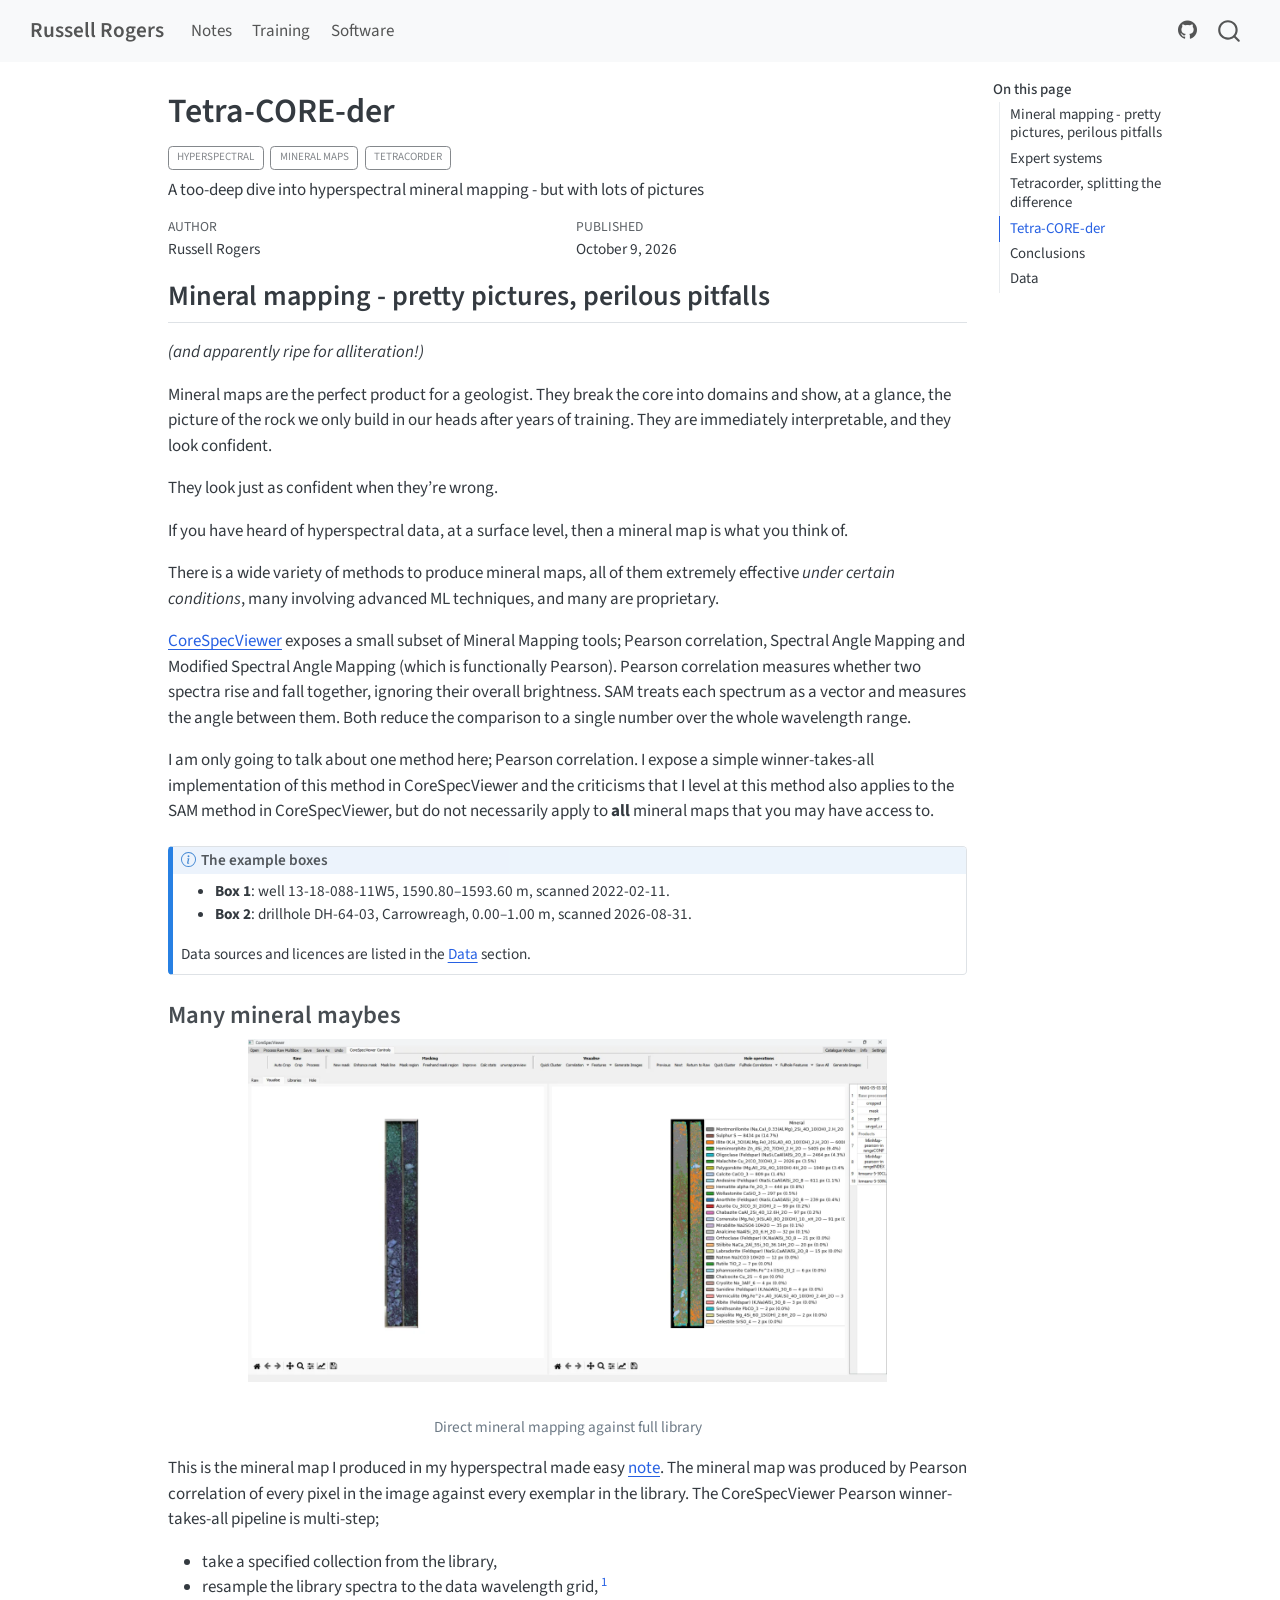
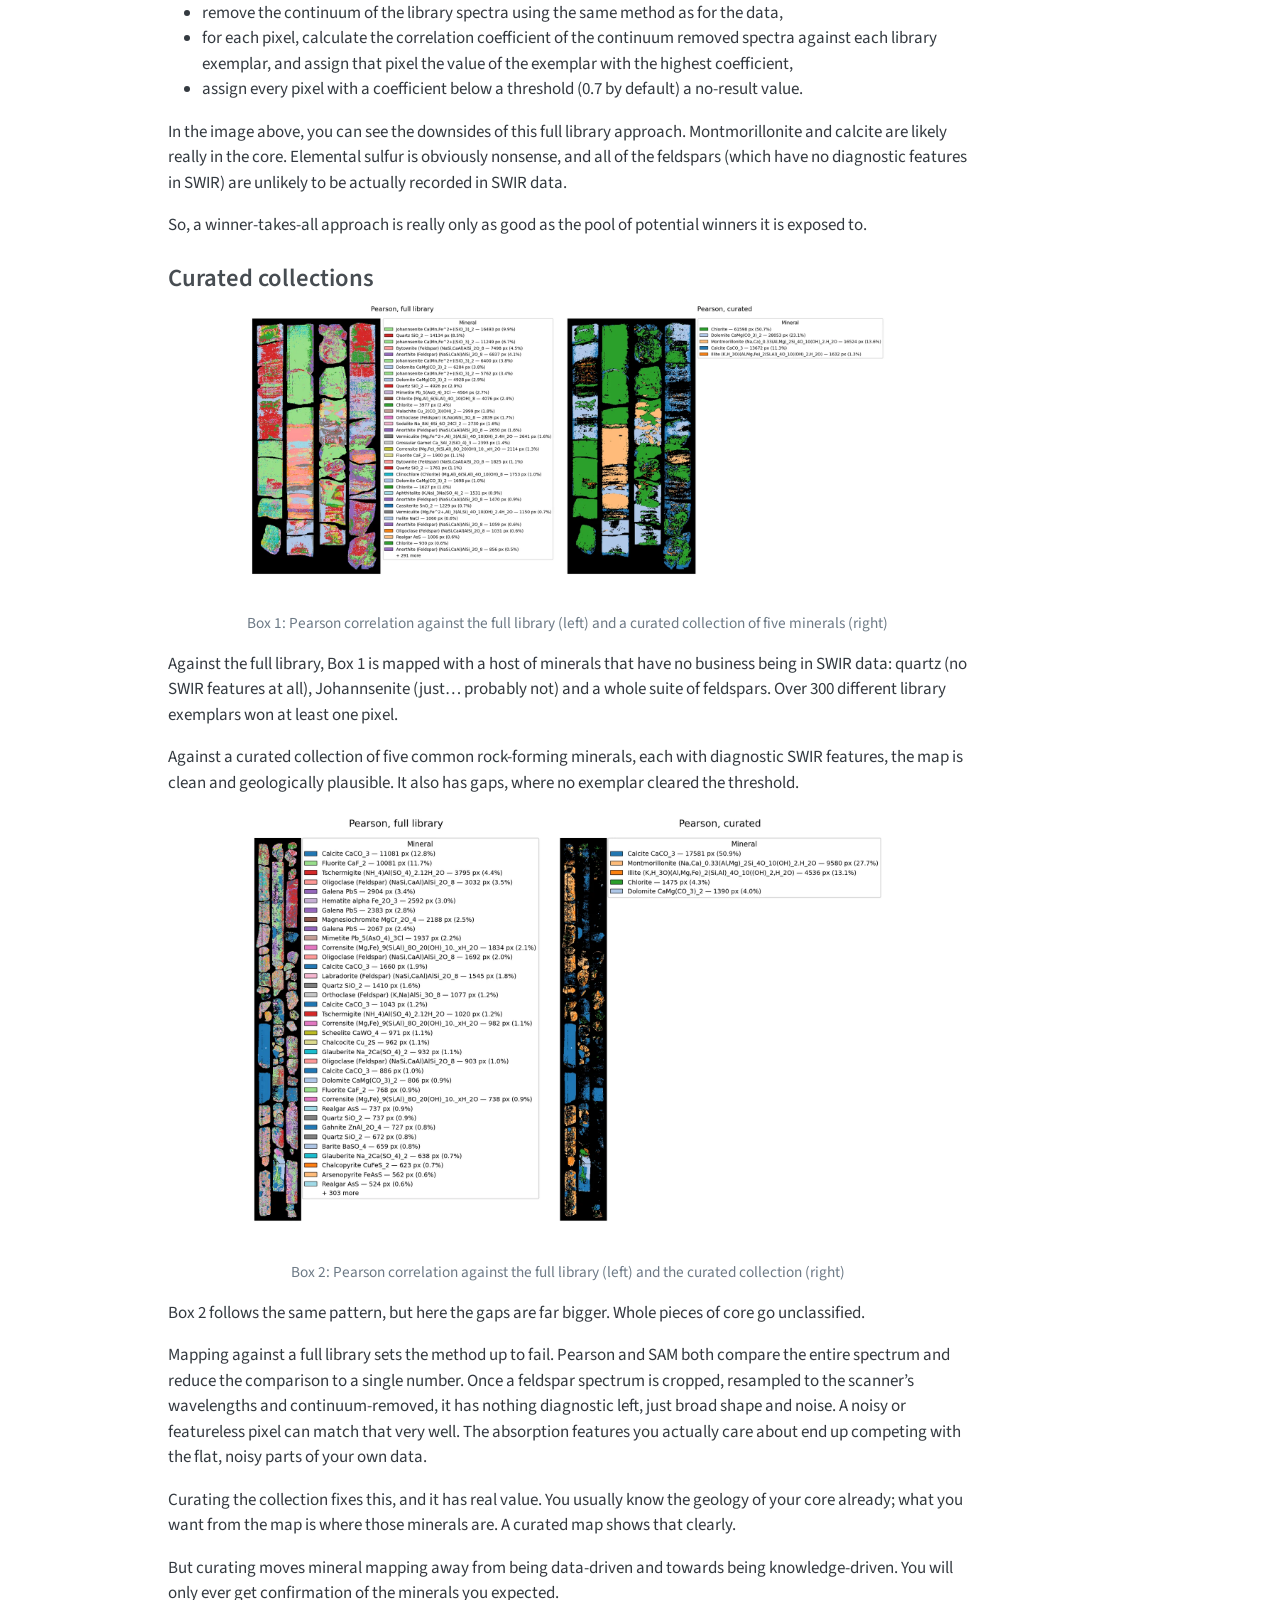
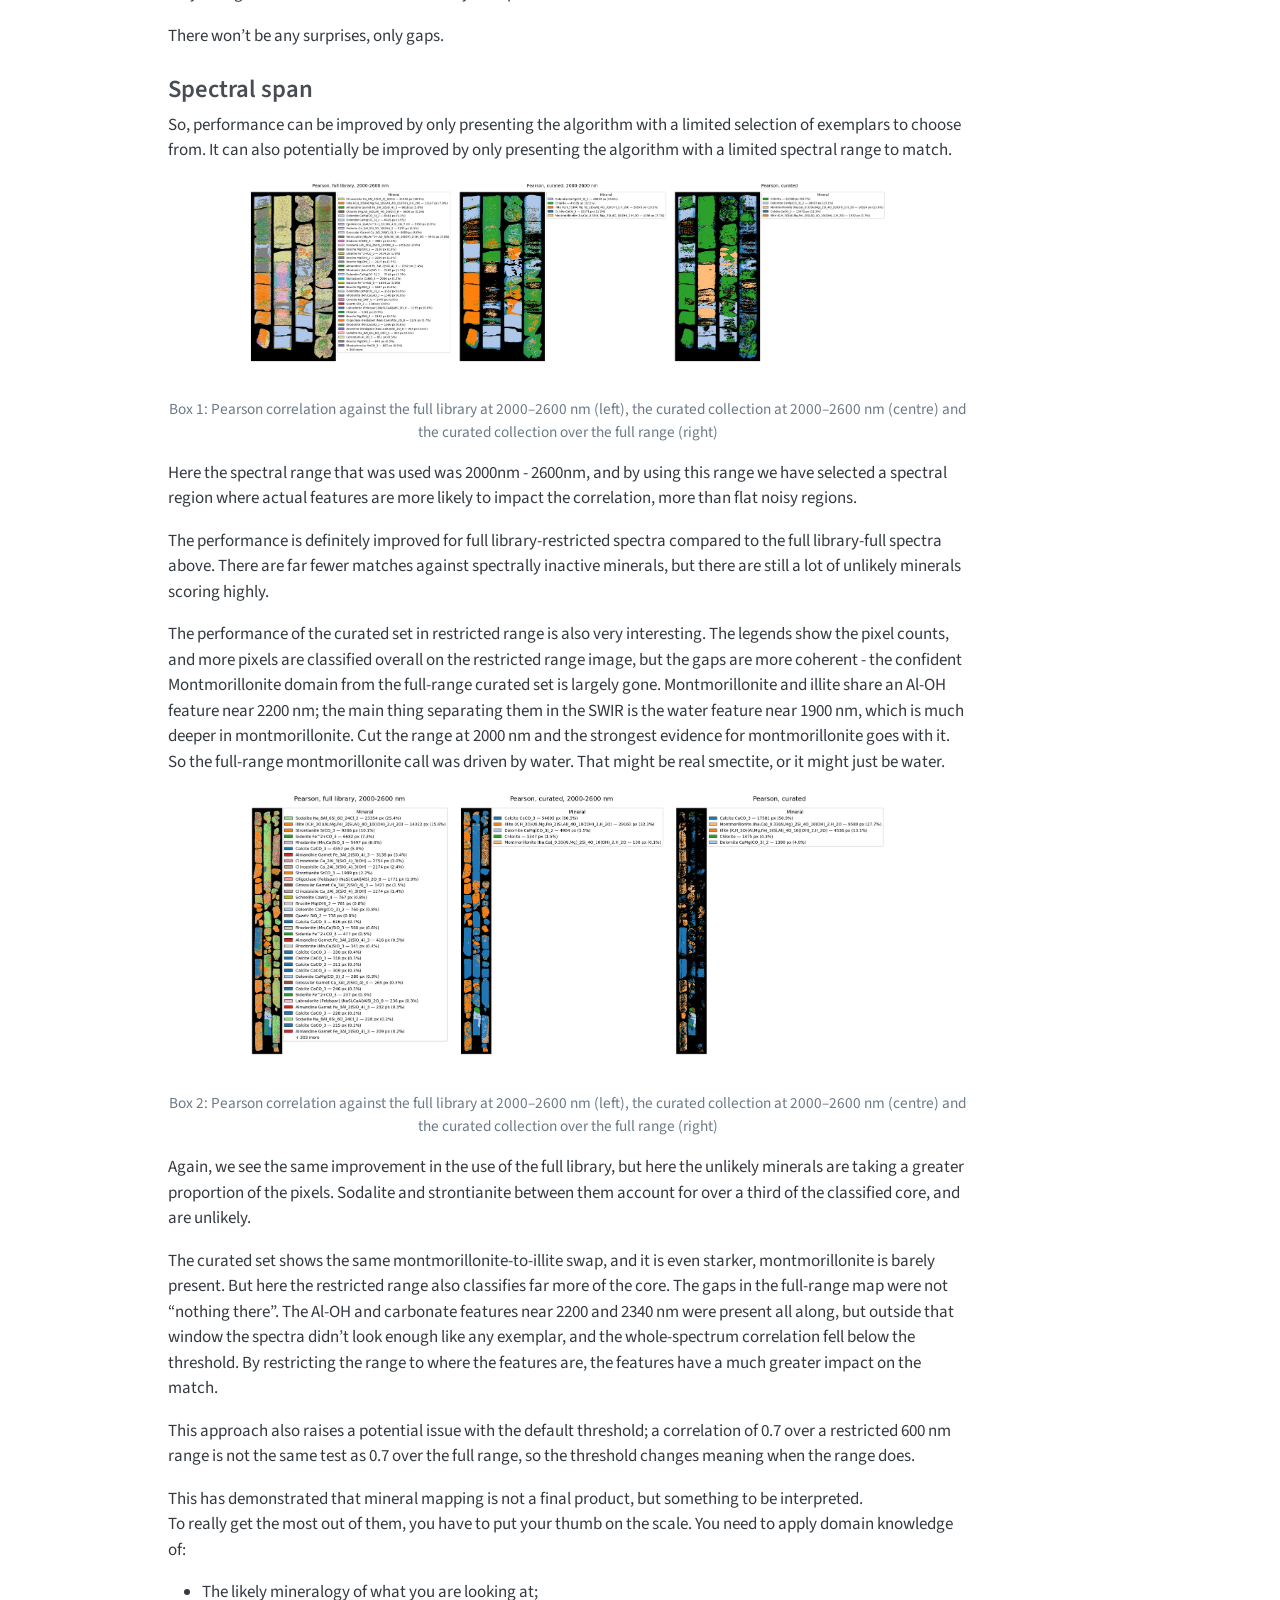
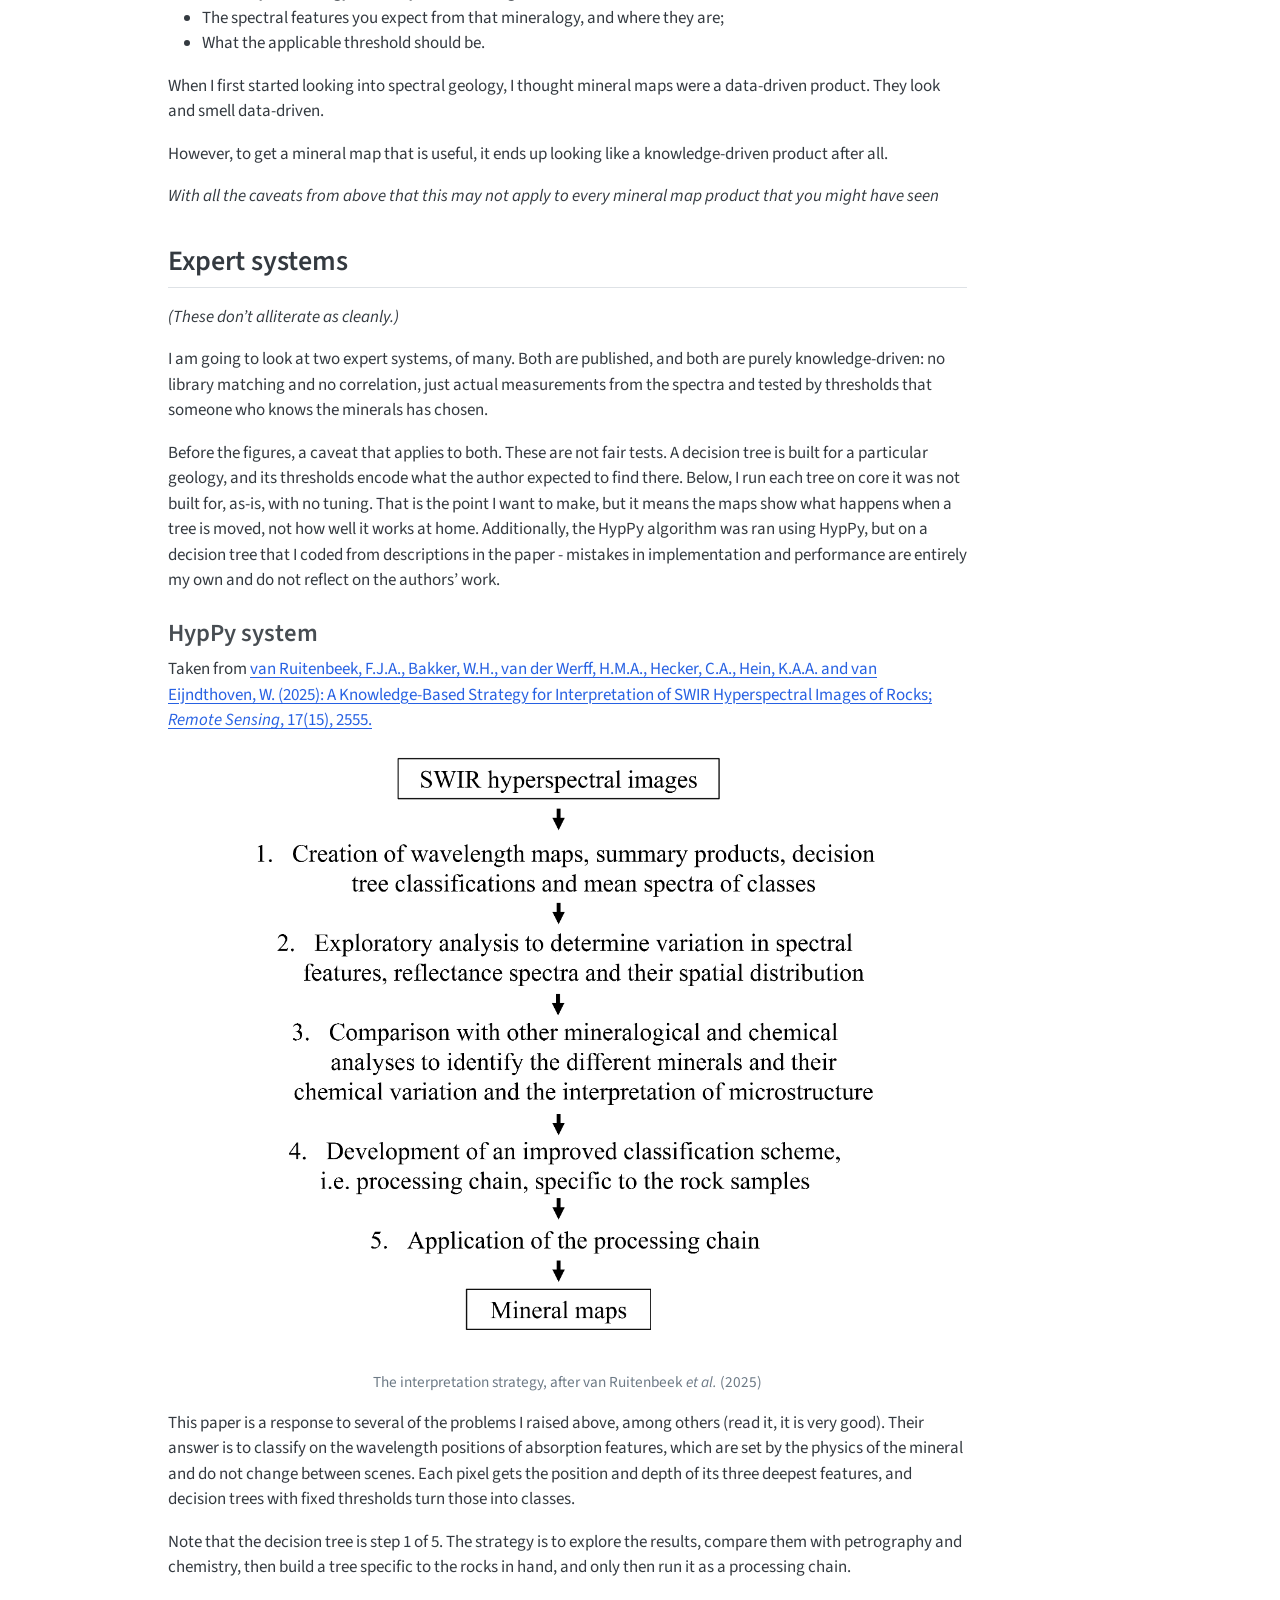
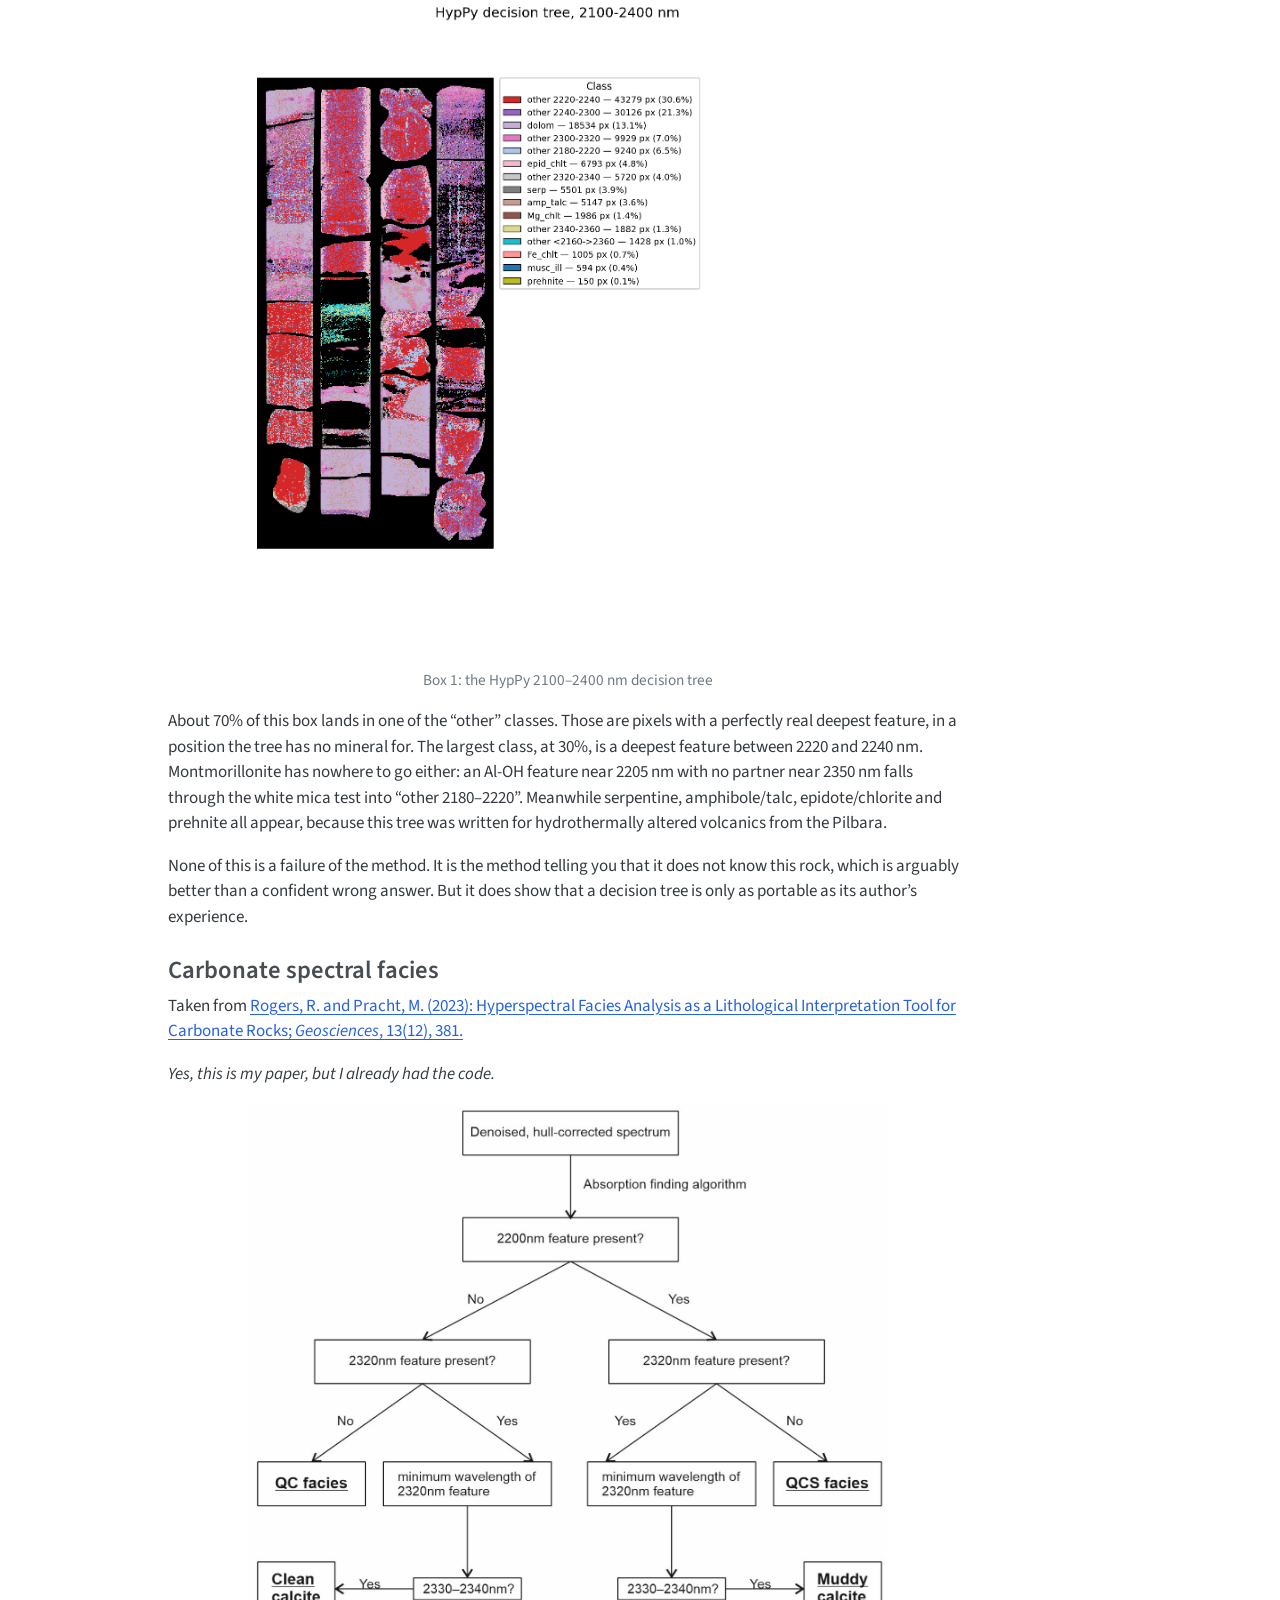
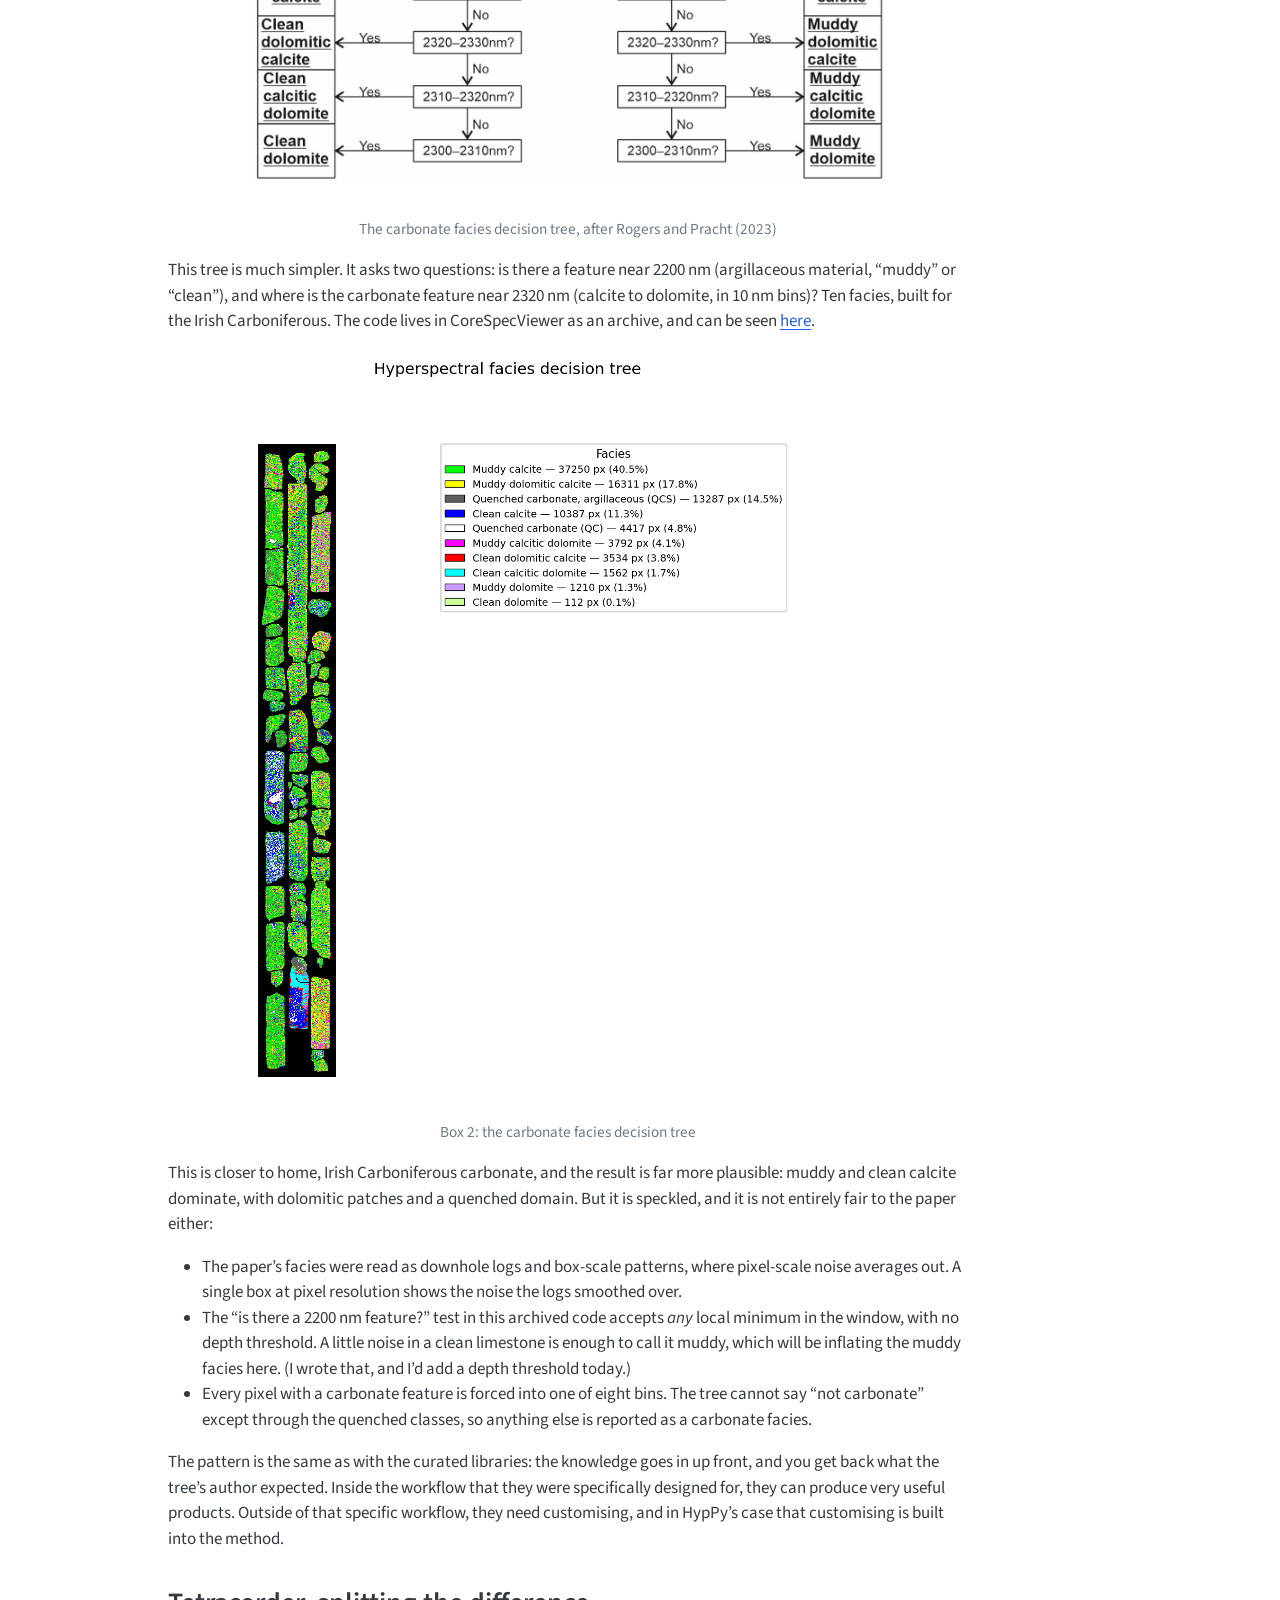
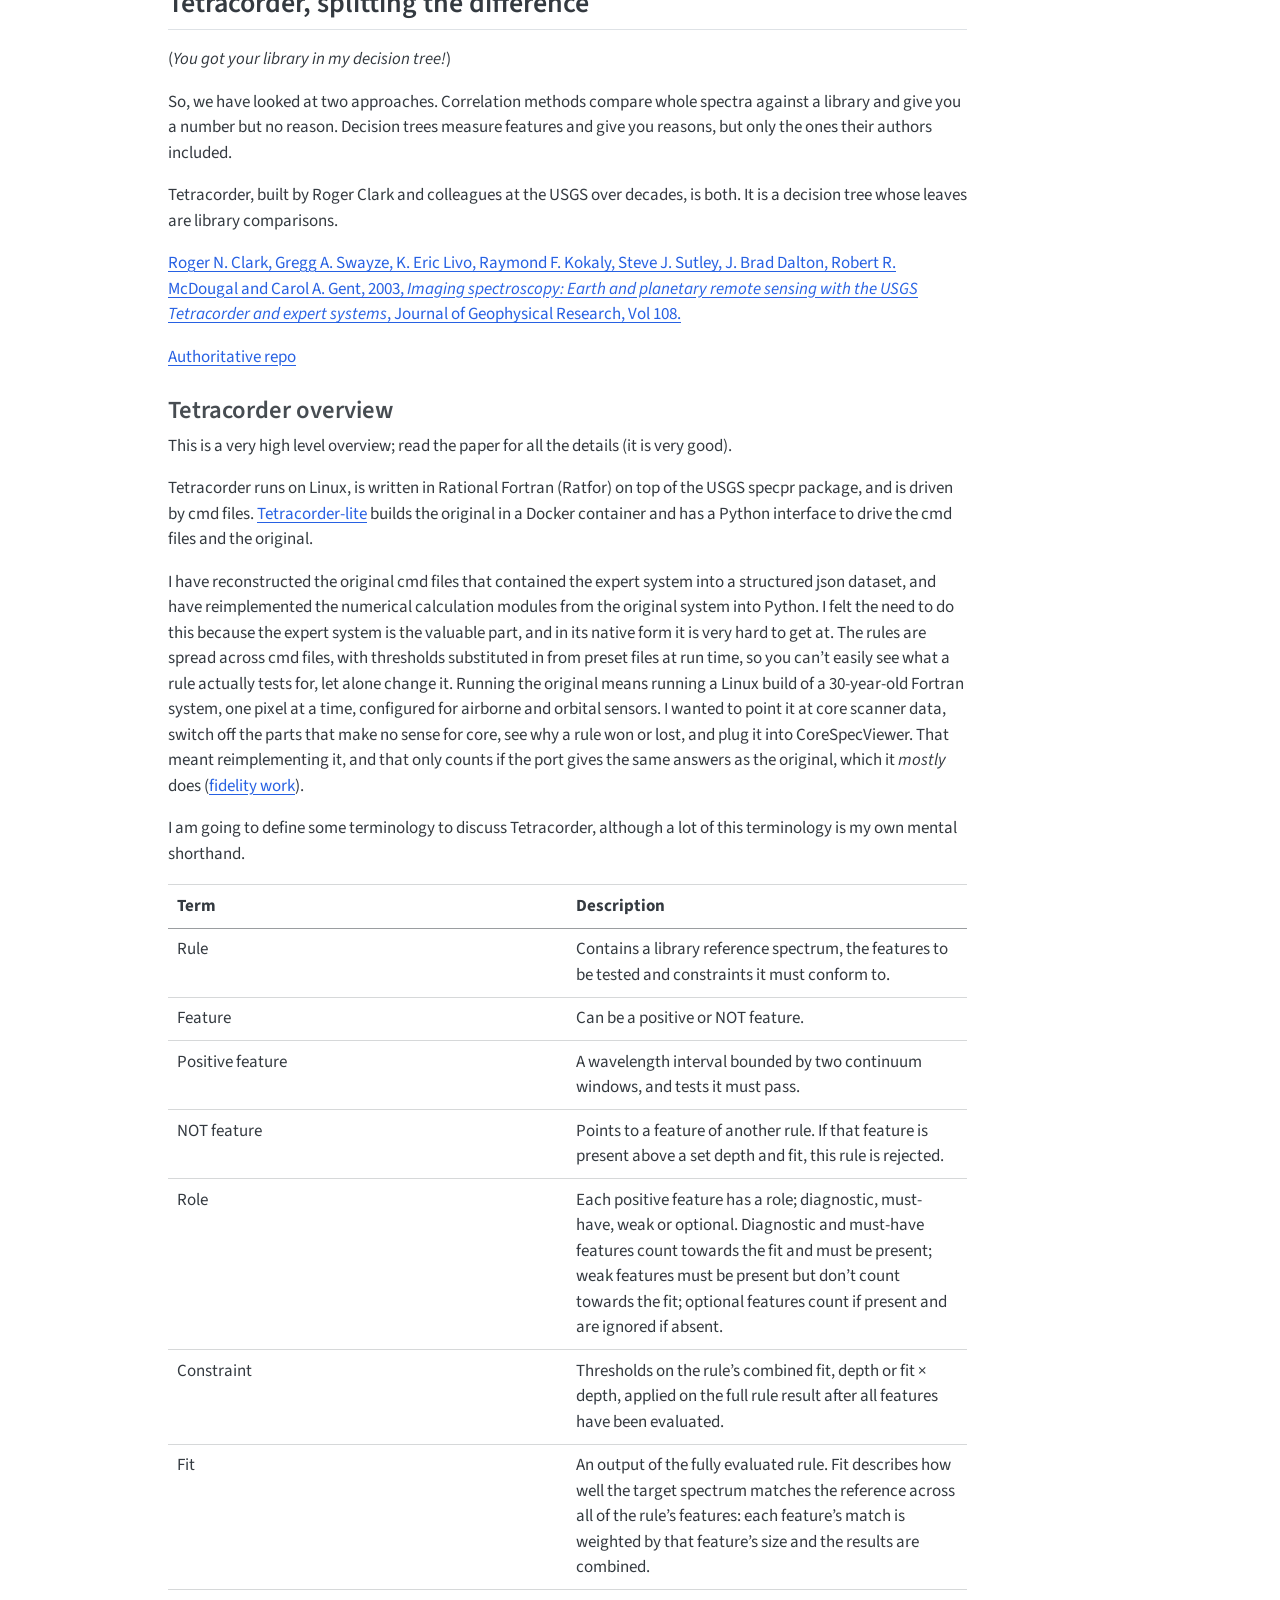
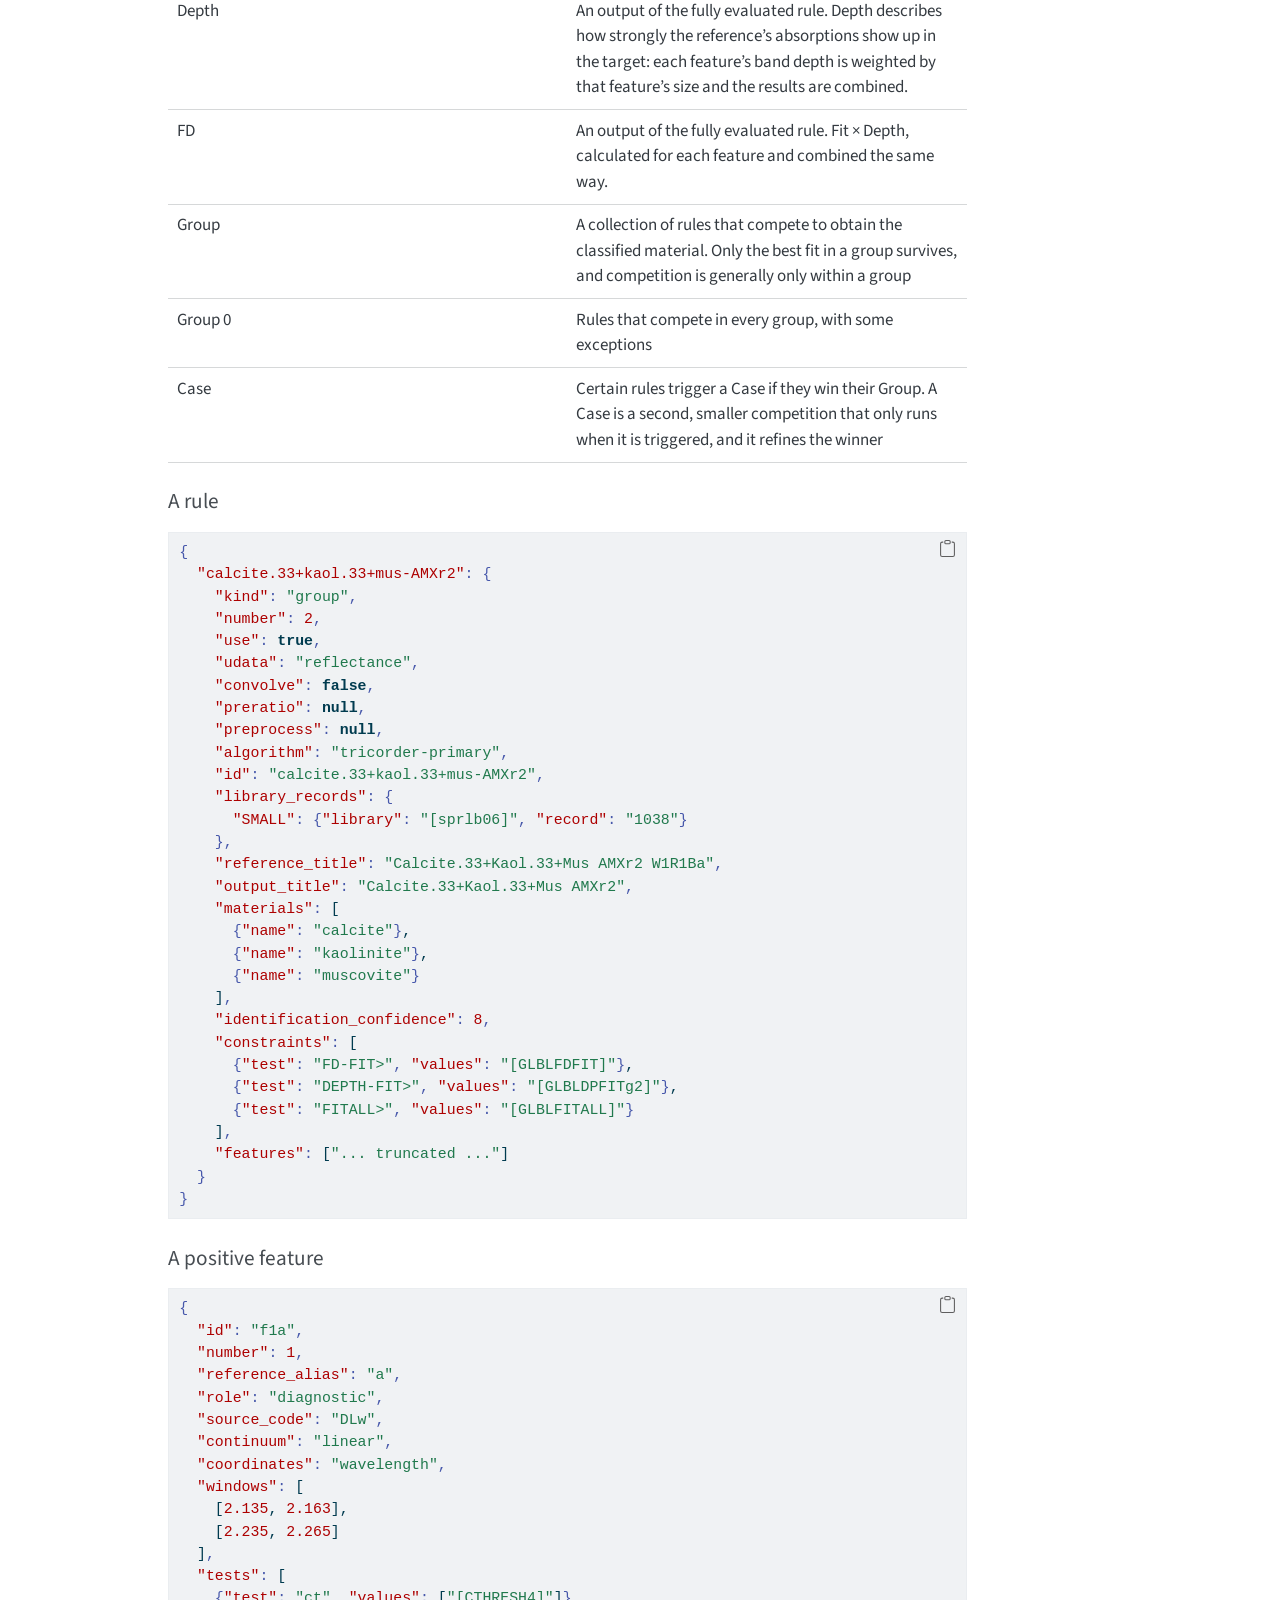
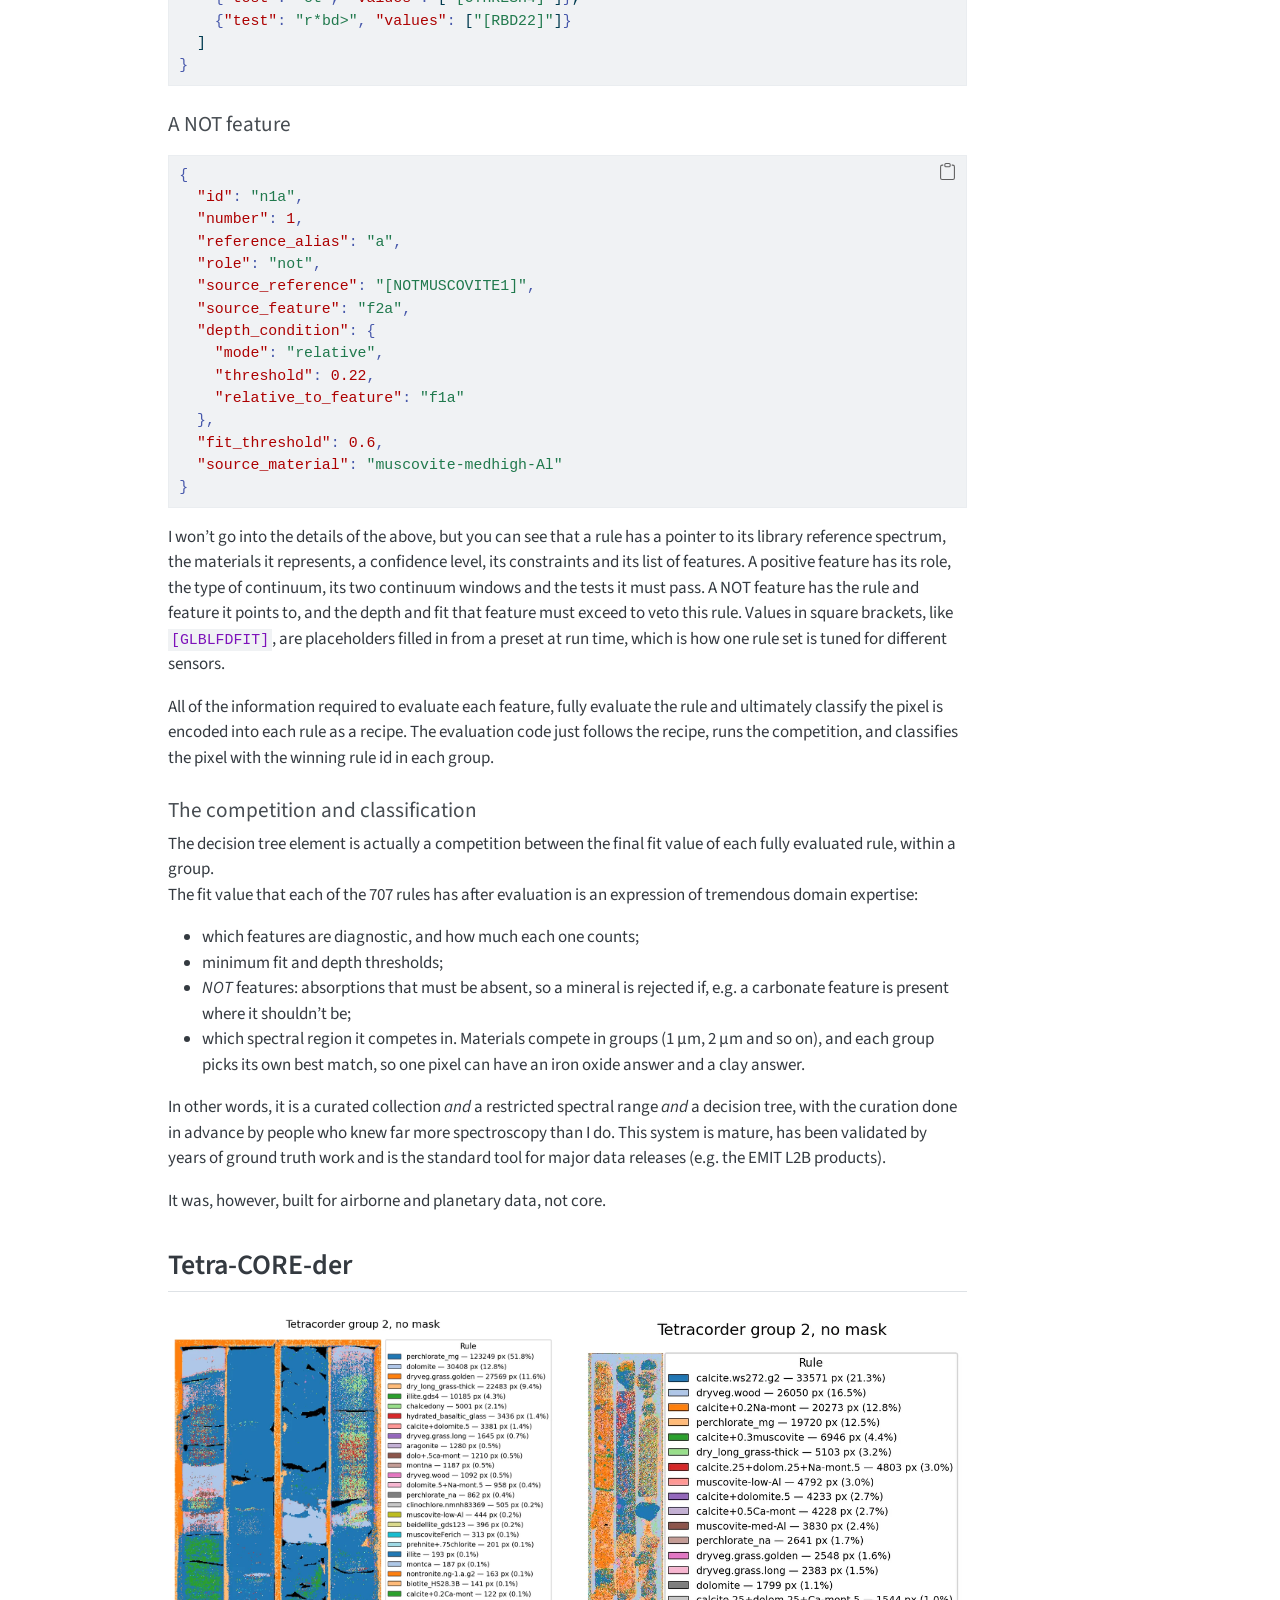
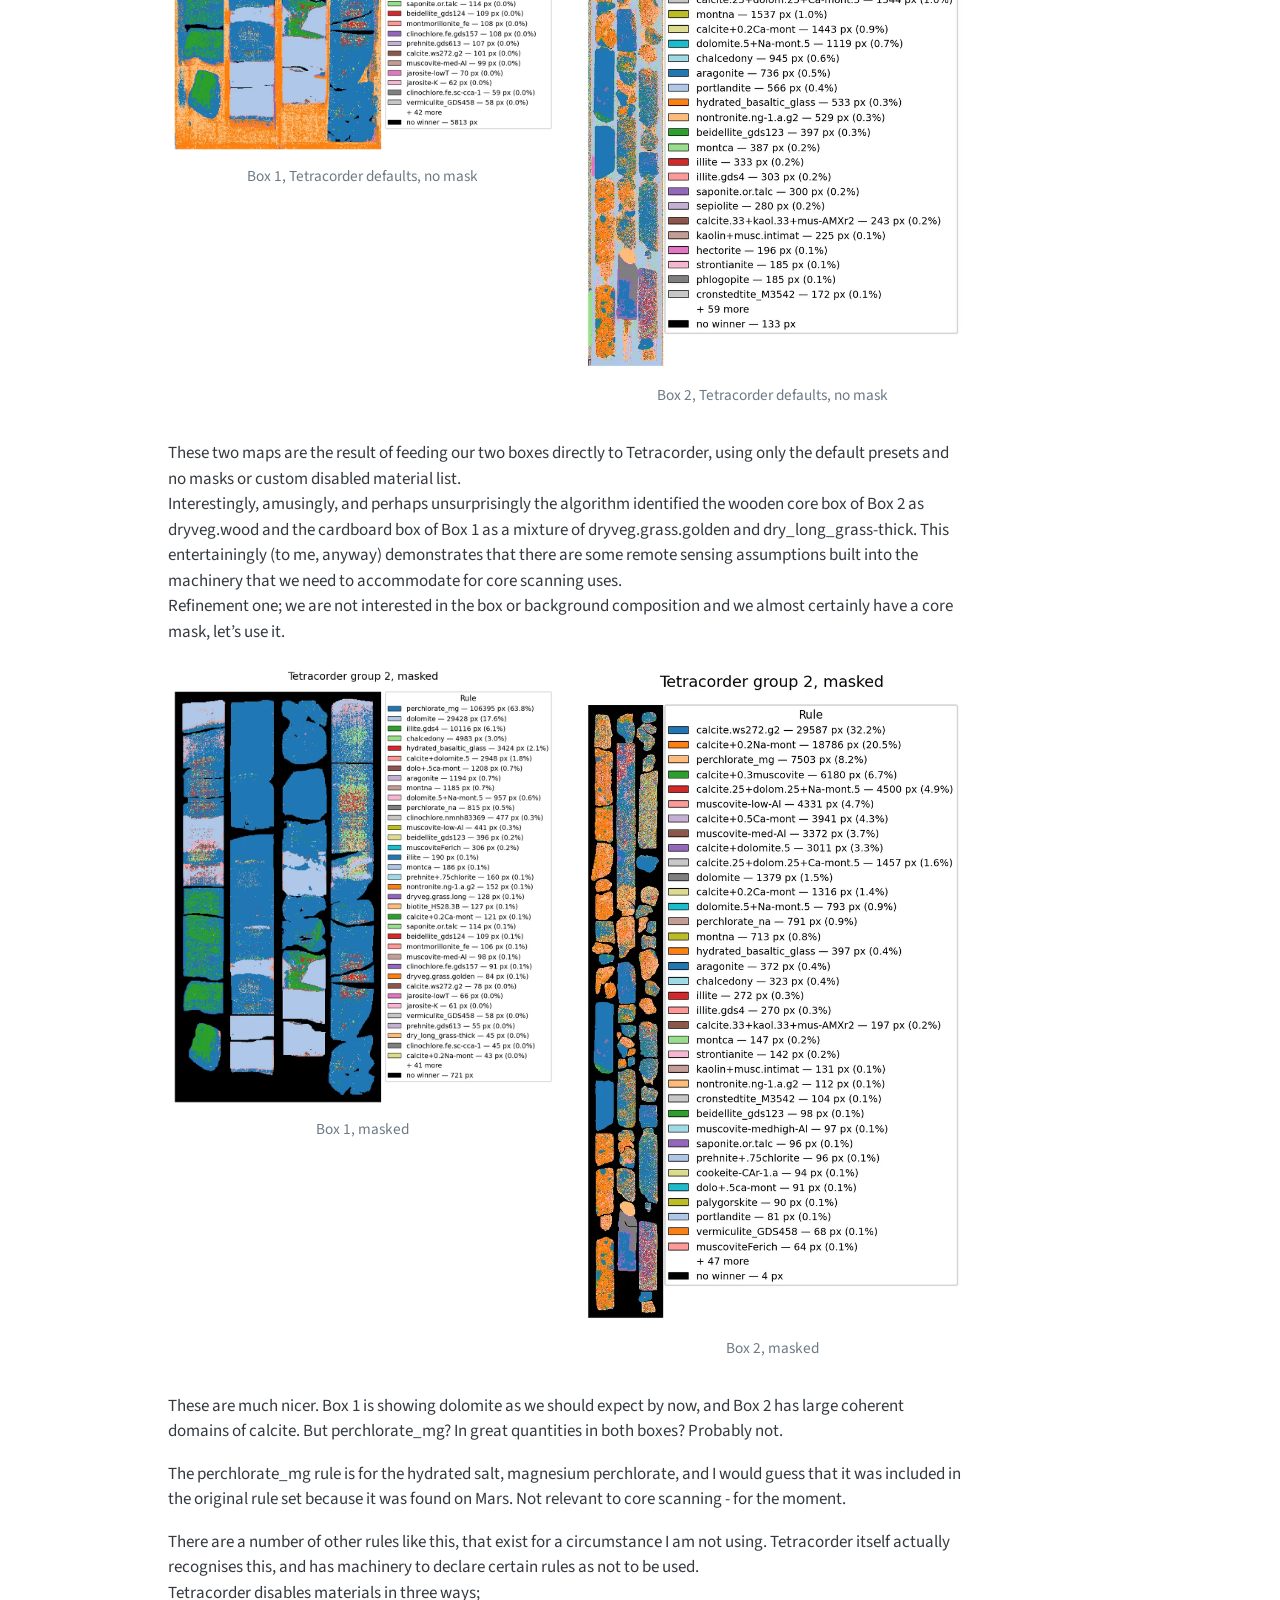
<file: notes/Tetra-CORE-der.html>
<!DOCTYPE html>
<html xmlns="http://www.w3.org/1999/xhtml" lang="en" xml:lang="en"><head>

<meta charset="utf-8">
<meta name="generator" content="quarto-1.10.19">

<meta name="viewport" content="width=device-width, initial-scale=1.0, user-scalable=yes">

<meta name="author" content="Russell Rogers">
<meta name="dcterms.date" content="2026-10-09">
<meta name="description" content="A too-deep dive into hyperspectral mineral mapping - but with lots of pictures">

<title>Tetra-CORE-der – Russell Rogers</title>
<style>
/* Default styles provided by pandoc.
** See https://pandoc.org/MANUAL.html#variables-for-html for config info.
*/
span.smallcaps{font-variant: small-caps;}
div.columns{display: flex; gap: 1.5em;}
div.column{flex: auto;}
@media screen {
div.columns{gap: min(4vw, 1.5em);}
div.column{overflow-x: auto;}
}
div.hanging-indent{margin-left: 1.5em; text-indent: -1.5em;}
ul.task-list{list-style: none;}
ul.task-list li input[type="checkbox"] {
  width: 0.8em;
  margin: 0 0.8em 0.2em -1em; /* quarto-specific, see https://github.com/quarto-dev/quarto-cli/issues/4556 */ 
  vertical-align: middle;
}
/* CSS for syntax highlighting */
html { -webkit-text-size-adjust: 100%; }
pre > code.sourceCode { white-space: pre; position: relative; }
pre > code.sourceCode > span { display: inline-block; line-height: 1.25; }
pre > code.sourceCode > span:empty { height: 1.2em; }
.sourceCode { overflow: visible; }
code.sourceCode > span { color: inherit; text-decoration: inherit; }
div.sourceCode { margin: 1em 0; }
pre.sourceCode { margin: 0; }
@media screen {
div.sourceCode { overflow: auto; }
}
@media print {
pre > code.sourceCode { white-space: pre-wrap; }
pre > code.sourceCode > span { text-indent: -5em; padding-left: 5em; }
}
pre.numberSource code
  { counter-reset: source-line 0; }
pre.numberSource code > span
  { position: relative; left: -4em; counter-increment: source-line; }
pre.numberSource code > span > a:first-child::before
  { content: counter(source-line);
    position: relative; left: -1em; text-align: right; vertical-align: baseline;
    border: none; display: inline-block;
    -webkit-touch-callout: none; -webkit-user-select: none;
    -khtml-user-select: none; -moz-user-select: none;
    -ms-user-select: none; user-select: none;
    padding: 0 4px; width: 4em;
  }
pre.numberSource { margin-left: 3em;  padding-left: 4px; }
div.sourceCode
  {   }
@media screen {
pre > code.sourceCode > span > a:first-child::before { text-decoration: underline; }
}
</style>


<script src="../site_libs/quarto-nav/quarto-nav.js"></script>
<script src="../site_libs/quarto-nav/headroom.min.js"></script>
<script src="../site_libs/clipboard/clipboard.min.js"></script>
<script src="../site_libs/quarto-search/autocomplete.umd.js"></script>
<script src="../site_libs/quarto-search/fuse.min.js"></script>
<script src="../site_libs/quarto-search/quarto-search.js"></script>
<meta name="quarto:offset" content="../">
<script src="../site_libs/quarto-html/quarto.js" type="module"></script>
<script src="../site_libs/quarto-html/tabsets/tabsets.js" type="module"></script>
<script src="../site_libs/quarto-html/popper.min.js"></script>
<script src="../site_libs/quarto-html/tippy.umd.min.js"></script>
<script src="../site_libs/quarto-html/anchor.min.js"></script>
<link href="../site_libs/quarto-html/tippy.css" rel="stylesheet">
<link href="../site_libs/quarto-html/quarto-syntax-highlighting-bf27225e3a48a9273f3daa8f8e829971.css" rel="stylesheet" id="quarto-text-highlighting-styles">
<script src="../site_libs/bootstrap/bootstrap.min.js"></script>
<link href="../site_libs/bootstrap/bootstrap-icons.css" rel="stylesheet">
<link href="../site_libs/bootstrap/bootstrap-890df4807d457dbc410f87df85df408d.min.css" rel="stylesheet" append-hash="true" id="quarto-bootstrap" data-mode="light">
<script src="../site_libs/quarto-contrib/glightbox/glightbox.min.js"></script>
<link href="../site_libs/quarto-contrib/glightbox/glightbox.min.css" rel="stylesheet">
<link href="../site_libs/quarto-contrib/glightbox/lightbox.css" rel="stylesheet">
<script id="quarto-search-options" type="application/json">{
  "location": "navbar",
  "copy-button": false,
  "collapse-after": 3,
  "panel-placement": "end",
  "type": "overlay",
  "limit": 50,
  "keyboard-shortcut": [
    "f",
    "/",
    "s"
  ],
  "show-item-context": false,
  "language": {
    "search-no-results-text": "No results",
    "search-matching-documents-text": "matching documents",
    "search-copy-link-title": "Copy link to search",
    "search-hide-matches-text": "Hide additional matches",
    "search-more-match-text": "more match in this document",
    "search-more-matches-text": "more matches in this document",
    "search-clear-button-title": "Clear",
    "search-text-placeholder": "",
    "search-detached-cancel-button-title": "Cancel",
    "search-submit-button-title": "Submit",
    "search-label": "Search"
  }
}</script>


<link rel="stylesheet" href="../styles.css">
</head>

<body class="nav-fixed quarto-light">

<div id="quarto-search-results"></div>
  <header id="quarto-header" class="headroom fixed-top">
    <nav class="navbar navbar-expand-lg " data-bs-theme="dark">
      <div class="navbar-container container-fluid">
      <div class="navbar-brand-container mx-auto">
    <a class="navbar-brand" href="../index.html">
    <span class="navbar-title">Russell Rogers</span>
    </a>
  </div>
            <div id="quarto-search" class="" title="Search"></div>
          <button class="navbar-toggler" type="button" data-bs-toggle="collapse" data-bs-target="#navbarCollapse" aria-controls="navbarCollapse" role="menu" aria-expanded="false" aria-label="Toggle navigation" onclick="if (window.quartoToggleHeadroom) { window.quartoToggleHeadroom(); }">
  <span class="navbar-toggler-icon"></span>
</button>
          <div class="collapse navbar-collapse" id="navbarCollapse">
            <ul class="navbar-nav navbar-nav-scroll me-auto">
  <li class="nav-item">
    <a class="nav-link" href="../notes/index.html"> 
<span class="menu-text">Notes</span></a>
  </li>  
  <li class="nav-item">
    <a class="nav-link" href="../training/index.html"> 
<span class="menu-text">Training</span></a>
  </li>  
  <li class="nav-item">
    <a class="nav-link" href="../software/index.html"> 
<span class="menu-text">Software</span></a>
  </li>  
</ul>
            <ul class="navbar-nav navbar-nav-scroll ms-auto">
  <li class="nav-item compact">
    <a class="nav-link" href="https://github.com/Russjas"> <i class="bi bi-github" role="img" aria-label="GitHub">
</i> 
<span class="menu-text"></span></a>
  </li>  
</ul>
          </div> <!-- /navcollapse -->
            <div class="quarto-navbar-tools">
</div>
      </div> <!-- /container-fluid -->
    </nav>
</header>
<!-- content -->
<div id="quarto-content" class="quarto-container page-columns page-rows-contents page-layout-article page-navbar">
<!-- sidebar -->
<!-- margin-sidebar -->
    <div id="quarto-margin-sidebar" class="sidebar margin-sidebar">
        <nav id="TOC" role="doc-toc" class="toc-active">
    <h2 id="toc-title">On this page</h2>
   
  <ul>
  <li><a href="#mineral-mapping---pretty-pictures-perilous-pitfalls" id="toc-mineral-mapping---pretty-pictures-perilous-pitfalls" class="nav-link active" data-scroll-target="#mineral-mapping---pretty-pictures-perilous-pitfalls">Mineral mapping - pretty pictures, perilous pitfalls</a>
  <ul class="collapse">
  <li><a href="#many-mineral-maybes" id="toc-many-mineral-maybes" class="nav-link" data-scroll-target="#many-mineral-maybes">Many mineral maybes</a></li>
  <li><a href="#curated-collections" id="toc-curated-collections" class="nav-link" data-scroll-target="#curated-collections">Curated collections</a></li>
  <li><a href="#spectral-span" id="toc-spectral-span" class="nav-link" data-scroll-target="#spectral-span">Spectral span</a></li>
  </ul></li>
  <li><a href="#expert-systems" id="toc-expert-systems" class="nav-link" data-scroll-target="#expert-systems">Expert systems</a>
  <ul class="collapse">
  <li><a href="#hyppy-system" id="toc-hyppy-system" class="nav-link" data-scroll-target="#hyppy-system">HypPy system</a></li>
  <li><a href="#carbonate-spectral-facies" id="toc-carbonate-spectral-facies" class="nav-link" data-scroll-target="#carbonate-spectral-facies">Carbonate spectral facies</a></li>
  </ul></li>
  <li><a href="#tetracorder-splitting-the-difference" id="toc-tetracorder-splitting-the-difference" class="nav-link" data-scroll-target="#tetracorder-splitting-the-difference">Tetracorder, splitting the difference</a>
  <ul class="collapse">
  <li><a href="#tetracorder-overview" id="toc-tetracorder-overview" class="nav-link" data-scroll-target="#tetracorder-overview">Tetracorder overview</a></li>
  </ul></li>
  <li><a href="#tetra-core-der" id="toc-tetra-core-der" class="nav-link" data-scroll-target="#tetra-core-der">Tetra-CORE-der</a></li>
  <li><a href="#conclusions" id="toc-conclusions" class="nav-link" data-scroll-target="#conclusions">Conclusions</a></li>
  <li><a href="#data" id="toc-data" class="nav-link" data-scroll-target="#data">Data</a>
  <ul class="collapse">
  <li><a href="#box-1" id="toc-box-1" class="nav-link" data-scroll-target="#box-1">Box 1</a></li>
  <li><a href="#box-2" id="toc-box-2" class="nav-link" data-scroll-target="#box-2">Box 2</a></li>
  </ul></li>
  </ul>
</nav>
    </div>
<!-- main -->
<main class="content" id="quarto-document-content">

<header id="title-block-header" class="quarto-title-block default">
<div class="quarto-title">
<h1 class="title">Tetra-CORE-der</h1>
  <div class="quarto-categories">
    <div class="quarto-category">hyperspectral</div>
    <div class="quarto-category">mineral maps</div>
    <div class="quarto-category">Tetracorder</div>
  </div>
  </div>

<div>
  <div class="description">
    A too-deep dive into hyperspectral mineral mapping - but with lots of pictures
  </div>
</div>


<div class="quarto-title-meta">

    <div>
    <div class="quarto-title-meta-heading">Author</div>
    <div class="quarto-title-meta-contents">
             <p>Russell Rogers </p>
          </div>
  </div>
    
    <div>
    <div class="quarto-title-meta-heading">Published</div>
    <div class="quarto-title-meta-contents">
      <p class="date">October 9, 2026</p>
    </div>
  </div>
  
    
  </div>
  


</header>


<section id="mineral-mapping---pretty-pictures-perilous-pitfalls" class="level2">
<h2 class="anchored" data-anchor-id="mineral-mapping---pretty-pictures-perilous-pitfalls">Mineral mapping - pretty pictures, perilous pitfalls</h2>
<p><em>(and apparently ripe for alliteration!)</em></p>
<p>Mineral maps are the perfect product for a geologist. They break the core into domains and show, at a glance, the picture of the rock we only build in our heads after years of training. They are immediately interpretable, and they look confident.</p>
<p>They look just as confident when they’re wrong.</p>
<p>If you have heard of hyperspectral data, at a surface level, then a mineral map is what you think of.</p>
<p>There is a wide variety of methods to produce mineral maps, all of them extremely effective <em>under certain conditions</em>, many involving advanced ML techniques, and many are proprietary.</p>
<p><a href="https://github.com/Russjas/CoreSpecViewer">CoreSpecViewer</a> exposes a small subset of Mineral Mapping tools; Pearson correlation, Spectral Angle Mapping and Modified Spectral Angle Mapping (which is functionally Pearson). Pearson correlation measures whether two spectra rise and fall together, ignoring their overall brightness. SAM treats each spectrum as a vector and measures the angle between them. Both reduce the comparison to a single number over the whole wavelength range.</p>
<p>I am only going to talk about one method here; Pearson correlation. I expose a simple winner-takes-all implementation of this method in CoreSpecViewer and the criticisms that I level at this method also applies to the SAM method in CoreSpecViewer, but do not necessarily apply to <strong>all</strong> mineral maps that you may have access to.</p>
<div class="callout callout-style-default callout-note callout-titled">
<div class="callout-header d-flex align-content-center">
<div class="callout-icon-container">
<i class="callout-icon"></i>
</div>
<div class="callout-title-container flex-fill">
<span class="screen-reader-only">Note</span>The example boxes
</div>
</div>
<div class="callout-body-container callout-body">
<ul>
<li><strong>Box 1</strong>: well 13-18-088-11W5, 1590.80–1593.60 m, scanned 2022-02-11.</li>
<li><strong>Box 2</strong>: drillhole DH-64-03, Carrowreagh, 0.00–1.00 m, scanned 2026-08-31.</li>
</ul>
<p>Data sources and licences are listed in the <a href="#data">Data</a> section.</p>
</div>
</div>
<section id="many-mineral-maybes" class="level3">
<h3 class="anchored" data-anchor-id="many-mineral-maybes">Many mineral maybes</h3>
<div class="quarto-figure quarto-figure-center">
<figure class="figure">
<div class="quarto-figure quarto-figure-center">
<figure class="figure">
<p><a href="hyperspectral-made-easy-ims/full-lib-minmap.webp" class="lightbox" data-gallery="quarto-lightbox-gallery-1" title="Direct mineral mapping against full library"><img src="hyperspectral-made-easy-ims/full-lib-minmap.webp" class="img-fluid quarto-figure quarto-figure-center figure-img" style="width:80.0%" alt="Direct mineral mapping against full library"></a></p>
</figure>
</div>
<figcaption>Direct mineral mapping against full library</figcaption>
</figure>
</div>
<p>This is the mineral map I produced in my hyperspectral made easy <a href="../notes/hyperspectral-made-easy.html">note</a>. The mineral map was produced by Pearson correlation of every pixel in the image against every exemplar in the library. The CoreSpecViewer Pearson winner-takes-all pipeline is multi-step;</p>
<ul>
<li>take a specified collection from the library,<br>
</li>
<li>resample the library spectra to the data wavelength grid, <a href="#fn1" class="footnote-ref" id="fnref1" role="doc-noteref"><sup>1</sup></a></li>
<li>remove the continuum of the library spectra using the same method as for the data,</li>
<li>for each pixel, calculate the correlation coefficient of the continuum removed spectra against each library exemplar, and assign that pixel the value of the exemplar with the highest coefficient,<br>
</li>
<li>assign every pixel with a coefficient below a threshold (0.7 by default) a no-result value.</li>
</ul>
<p>In the image above, you can see the downsides of this full library approach. Montmorillonite and calcite are likely really in the core. Elemental sulfur is obviously nonsense, and all of the feldspars (which have no diagnostic features in SWIR) are unlikely to be actually recorded in SWIR data.</p>
<p>So, a winner-takes-all approach is really only as good as the pool of potential winners it is exposed to.</p>
</section>
<section id="curated-collections" class="level3">
<h3 class="anchored" data-anchor-id="curated-collections">Curated collections</h3>
<div class="quarto-figure quarto-figure-center">
<figure class="figure">
<div class="quarto-figure quarto-figure-center">
<figure class="figure">
<p><a href="tetra-CORE-der-ims/00_13-18-088-11w5_00_103_1590m80_1593m60_2022-02-11_03-12-25_pearson_library_vs_curated.webp" class="lightbox" data-gallery="quarto-lightbox-gallery-2" title="Box 1: Pearson correlation against the full library (left) and a curated collection of five minerals (right)"><img src="tetra-CORE-der-ims/00_13-18-088-11w5_00_103_1590m80_1593m60_2022-02-11_03-12-25_pearson_library_vs_curated.webp" class="img-fluid quarto-figure quarto-figure-center figure-img" style="width:80.0%" alt="Box 1: Pearson correlation against the full library (left) and a curated collection of five minerals (right)"></a></p>
</figure>
</div>
<figcaption>Box 1: Pearson correlation against the full library (left) and a curated collection of five minerals (right)</figcaption>
</figure>
</div>
<p>Against the full library, Box 1 is mapped with a host of minerals that have no business being in SWIR data: quartz (no SWIR features at all), Johannsenite (just… probably not) and a whole suite of feldspars. Over 300 different library exemplars won at least one pixel.</p>
<p>Against a curated collection of five common rock-forming minerals, each with diagnostic SWIR features, the map is clean and geologically plausible. It also has gaps, where no exemplar cleared the threshold.</p>
<div class="quarto-figure quarto-figure-center">
<figure class="figure">
<div class="quarto-figure quarto-figure-center">
<figure class="figure">
<p><a href="tetra-CORE-der-ims/dh-64-03-carroweagh_0_0m00_1m00_2026-08-31_11-50-53_pearson_library_vs_curated.webp" class="lightbox" data-gallery="quarto-lightbox-gallery-3" title="Box 2: Pearson correlation against the full library (left) and the curated collection (right)"><img src="tetra-CORE-der-ims/dh-64-03-carroweagh_0_0m00_1m00_2026-08-31_11-50-53_pearson_library_vs_curated.webp" class="img-fluid quarto-figure quarto-figure-center figure-img" style="width:80.0%" alt="Box 2: Pearson correlation against the full library (left) and the curated collection (right)"></a></p>
</figure>
</div>
<figcaption>Box 2: Pearson correlation against the full library (left) and the curated collection (right)</figcaption>
</figure>
</div>
<p>Box 2 follows the same pattern, but here the gaps are far bigger. Whole pieces of core go unclassified.</p>
<p>Mapping against a full library sets the method up to fail. Pearson and SAM both compare the entire spectrum and reduce the comparison to a single number. Once a feldspar spectrum is cropped, resampled to the scanner’s wavelengths and continuum-removed, it has nothing diagnostic left, just broad shape and noise. A noisy or featureless pixel can match that very well. The absorption features you actually care about end up competing with the flat, noisy parts of your own data.</p>
<p>Curating the collection fixes this, and it has real value. You usually know the geology of your core already; what you want from the map is where those minerals are. A curated map shows that clearly.</p>
<p>But curating moves mineral mapping away from being data-driven and towards being knowledge-driven. You will only ever get confirmation of the minerals you expected.</p>
<p>There won’t be any surprises, only gaps.</p>
</section>
<section id="spectral-span" class="level3">
<h3 class="anchored" data-anchor-id="spectral-span">Spectral span</h3>
<p>So, performance can be improved by only presenting the algorithm with a limited selection of exemplars to choose from. It can also potentially be improved by only presenting the algorithm with a limited spectral range to match.</p>
<div class="quarto-figure quarto-figure-center">
<figure class="figure">
<div class="quarto-figure quarto-figure-center">
<figure class="figure">
<p><a href="tetra-CORE-der-ims/00_13-18-088-11w5_00_103_1590m80_1593m60_2022-02-11_03-12-25_pearson_restricted.webp" class="lightbox" data-gallery="quarto-lightbox-gallery-4" title="Box 1: Pearson correlation against the full library at 2000–2600 nm (left), the curated collection at 2000–2600 nm (centre) and the curated collection over the full range (right)"><img src="tetra-CORE-der-ims/00_13-18-088-11w5_00_103_1590m80_1593m60_2022-02-11_03-12-25_pearson_restricted.webp" class="img-fluid quarto-figure quarto-figure-center figure-img" style="width:80.0%" alt="Box 1: Pearson correlation against the full library at 2000–2600 nm (left), the curated collection at 2000–2600 nm (centre) and the curated collection over the full range (right)"></a></p>
</figure>
</div>
<figcaption>Box 1: Pearson correlation against the full library at 2000–2600 nm (left), the curated collection at 2000–2600 nm (centre) and the curated collection over the full range (right)</figcaption>
</figure>
</div>
<p>Here the spectral range that was used was 2000nm - 2600nm, and by using this range we have selected a spectral region where actual features are more likely to impact the correlation, more than flat noisy regions.</p>
<p>The performance is definitely improved for full library-restricted spectra compared to the full library-full spectra above. There are far fewer matches against spectrally inactive minerals, but there are still a lot of unlikely minerals scoring highly.</p>
<p>The performance of the curated set in restricted range is also very interesting. The legends show the pixel counts, and more pixels are classified overall on the restricted range image, but the gaps are more coherent - the confident Montmorillonite domain from the full-range curated set is largely gone. Montmorillonite and illite share an Al-OH feature near 2200 nm; the main thing separating them in the SWIR is the water feature near 1900 nm, which is much deeper in montmorillonite. Cut the range at 2000 nm and the strongest evidence for montmorillonite goes with it. So the full-range montmorillonite call was driven by water. That might be real smectite, or it might just be water.</p>
<div class="quarto-figure quarto-figure-center">
<figure class="figure">
<div class="quarto-figure quarto-figure-center">
<figure class="figure">
<p><a href="tetra-CORE-der-ims/dh-64-03-carroweagh_0_0m00_1m00_2026-08-31_11-50-53_pearson_restricted.webp" class="lightbox" data-gallery="quarto-lightbox-gallery-5" title="Box 2: Pearson correlation against the full library at 2000–2600 nm (left), the curated collection at 2000–2600 nm (centre) and the curated collection over the full range (right)"><img src="tetra-CORE-der-ims/dh-64-03-carroweagh_0_0m00_1m00_2026-08-31_11-50-53_pearson_restricted.webp" class="img-fluid quarto-figure quarto-figure-center figure-img" style="width:80.0%" alt="Box 2: Pearson correlation against the full library at 2000–2600 nm (left), the curated collection at 2000–2600 nm (centre) and the curated collection over the full range (right)"></a></p>
</figure>
</div>
<figcaption>Box 2: Pearson correlation against the full library at 2000–2600 nm (left), the curated collection at 2000–2600 nm (centre) and the curated collection over the full range (right)</figcaption>
</figure>
</div>
<p>Again, we see the same improvement in the use of the full library, but here the unlikely minerals are taking a greater proportion of the pixels. Sodalite and strontianite between them account for over a third of the classified core, and are unlikely.</p>
<p>The curated set shows the same montmorillonite-to-illite swap, and it is even starker, montmorillonite is barely present. But here the restricted range also classifies far more of the core. The gaps in the full-range map were not “nothing there”. The Al-OH and carbonate features near 2200 and 2340 nm were present all along, but outside that window the spectra didn’t look enough like any exemplar, and the whole-spectrum correlation fell below the threshold. By restricting the range to where the features are, the features have a much greater impact on the match.</p>
<p>This approach also raises a potential issue with the default threshold; a correlation of 0.7 over a restricted 600 nm range is not the same test as 0.7 over the full range, so the threshold changes meaning when the range does.</p>
<p>This has demonstrated that mineral mapping is not a final product, but something to be interpreted.<br>
To really get the most out of them, you have to put your thumb on the scale. You need to apply domain knowledge of:</p>
<ul>
<li>The likely mineralogy of what you are looking at;</li>
<li>The spectral features you expect from that mineralogy, and where they are;</li>
<li>What the applicable threshold should be.</li>
</ul>
<p>When I first started looking into spectral geology, I thought mineral maps were a data-driven product. They look and smell data-driven.</p>
<p>However, to get a mineral map that is useful, it ends up looking like a knowledge-driven product after all.</p>
<p><em>With all the caveats from above that this may not apply to every mineral map product that you might have seen</em></p>
</section>
</section>
<section id="expert-systems" class="level2">
<h2 class="anchored" data-anchor-id="expert-systems">Expert systems</h2>
<p><em>(These don’t alliterate as cleanly.)</em></p>
<p>I am going to look at two expert systems, of many. Both are published, and both are purely knowledge-driven: no library matching and no correlation, just actual measurements from the spectra and tested by thresholds that someone who knows the minerals has chosen.</p>
<p>Before the figures, a caveat that applies to both. These are not fair tests. A decision tree is built for a particular geology, and its thresholds encode what the author expected to find there. Below, I run each tree on core it was not built for, as-is, with no tuning. That is the point I want to make, but it means the maps show what happens when a tree is moved, not how well it works at home. Additionally, the HypPy algorithm was ran using HypPy, but on a decision tree that I coded from descriptions in the paper - mistakes in implementation and performance are entirely my own and do not reflect on the authors’ work.</p>
<section id="hyppy-system" class="level3">
<h3 class="anchored" data-anchor-id="hyppy-system">HypPy system</h3>
<p>Taken from <a href="https://www.mdpi.com/2072-4292/17/15/2555">van Ruitenbeek, F.J.A., Bakker, W.H., van der Werff, H.M.A., Hecker, C.A., Hein, K.A.A. and van Eijndthoven, W. (2025): A Knowledge-Based Strategy for Interpretation of SWIR Hyperspectral Images of Rocks; <em>Remote Sensing</em>, 17(15), 2555.</a></p>
<div class="quarto-figure quarto-figure-center">
<figure class="figure">
<div class="quarto-figure quarto-figure-center">
<figure class="figure">
<p><a href="tetra-CORE-der-ims/remotesensing-17-02555-g001.png" class="lightbox" data-gallery="quarto-lightbox-gallery-6" title="The interpretation strategy, after van Ruitenbeek et al. (2025)"><img src="tetra-CORE-der-ims/remotesensing-17-02555-g001.png" class="img-fluid quarto-figure quarto-figure-center figure-img" style="width:80.0%" alt="The interpretation strategy, after van Ruitenbeek et al. (2025)"></a></p>
</figure>
</div>
<figcaption>The interpretation strategy, after van Ruitenbeek <em>et al.</em> (2025)</figcaption>
</figure>
</div>
<p>This paper is a response to several of the problems I raised above, among others (read it, it is very good). Their answer is to classify on the wavelength positions of absorption features, which are set by the physics of the mineral and do not change between scenes. Each pixel gets the position and depth of its three deepest features, and decision trees with fixed thresholds turn those into classes.</p>
<p>Note that the decision tree is step 1 of 5. The strategy is to explore the results, compare them with petrography and chemistry, then build a tree specific to the rocks in hand, and only then run it as a processing chain.</p>
<div class="quarto-figure quarto-figure-center">
<figure class="figure">
<div class="quarto-figure quarto-figure-center">
<figure class="figure">
<p><a href="tetra-CORE-der-ims/00_13-18-088-11w5_00_103_1590m80_1593m60_2022-02-11_03-12-25-smoothed-masked_dt2100_2400.png" class="lightbox" data-gallery="quarto-lightbox-gallery-7" title="Box 1: the HypPy 2100–2400 nm decision tree"><img src="tetra-CORE-der-ims/00_13-18-088-11w5_00_103_1590m80_1593m60_2022-02-11_03-12-25-smoothed-masked_dt2100_2400.png" class="img-fluid quarto-figure quarto-figure-center figure-img" style="width:80.0%" alt="Box 1: the HypPy 2100–2400 nm decision tree"></a></p>
</figure>
</div>
<figcaption>Box 1: the HypPy 2100–2400 nm decision tree</figcaption>
</figure>
</div>
<p>About 70% of this box lands in one of the “other” classes. Those are pixels with a perfectly real deepest feature, in a position the tree has no mineral for. The largest class, at 30%, is a deepest feature between 2220 and 2240 nm. Montmorillonite has nowhere to go either: an Al-OH feature near 2205 nm with no partner near 2350 nm falls through the white mica test into “other 2180–2220”. Meanwhile serpentine, amphibole/talc, epidote/chlorite and prehnite all appear, because this tree was written for hydrothermally altered volcanics from the Pilbara.</p>
<p>None of this is a failure of the method. It is the method telling you that it does not know this rock, which is arguably better than a confident wrong answer. But it does show that a decision tree is only as portable as its author’s experience.</p>
</section>
<section id="carbonate-spectral-facies" class="level3">
<h3 class="anchored" data-anchor-id="carbonate-spectral-facies">Carbonate spectral facies</h3>
<p>Taken from <a href="https://www.mdpi.com/2076-3263/13/12/381">Rogers, R. and Pracht, M. (2023): Hyperspectral Facies Analysis as a Lithological Interpretation Tool for Carbonate Rocks; <em>Geosciences</em>, 13(12), 381.</a></p>
<p><em>Yes, this is my paper, but I already had the code.</em></p>
<div class="quarto-figure quarto-figure-center">
<figure class="figure">
<div class="quarto-figure quarto-figure-center">
<figure class="figure">
<p><a href="tetra-CORE-der-ims/geosciences-13-00381-g003.png" class="lightbox" data-gallery="quarto-lightbox-gallery-8" title="The carbonate facies decision tree, after Rogers and Pracht (2023)"><img src="tetra-CORE-der-ims/geosciences-13-00381-g003.png" class="img-fluid quarto-figure quarto-figure-center figure-img" style="width:80.0%" alt="The carbonate facies decision tree, after Rogers and Pracht (2023)"></a></p>
</figure>
</div>
<figcaption>The carbonate facies decision tree, after Rogers and Pracht (2023)</figcaption>
</figure>
</div>
<p>This tree is much simpler. It asks two questions: is there a feature near 2200 nm (argillaceous material, “muddy” or “clean”), and where is the carbonate feature near 2320 nm (calcite to dolomite, in 10 nm bins)? Ten facies, built for the Irish Carboniferous. The code lives in CoreSpecViewer as an archive, and can be seen <a href="https://github.com/Russjas/CoreSpecViewer/blob/main/app/spectral_ops/_legacy.py">here</a>.</p>
<div class="quarto-figure quarto-figure-center">
<figure class="figure">
<div class="quarto-figure quarto-figure-center">
<figure class="figure">
<p><a href="tetra-CORE-der-ims/dh-64-03-carroweagh_0_0m00_1m00_2026-08-31_11-50-53_facies.png" class="lightbox" data-gallery="quarto-lightbox-gallery-9" title="Box 2: the carbonate facies decision tree"><img src="tetra-CORE-der-ims/dh-64-03-carroweagh_0_0m00_1m00_2026-08-31_11-50-53_facies.png" class="img-fluid quarto-figure quarto-figure-center figure-img" style="width:80.0%" alt="Box 2: the carbonate facies decision tree"></a></p>
</figure>
</div>
<figcaption>Box 2: the carbonate facies decision tree</figcaption>
</figure>
</div>
<p>This is closer to home, Irish Carboniferous carbonate, and the result is far more plausible: muddy and clean calcite dominate, with dolomitic patches and a quenched domain. But it is speckled, and it is not entirely fair to the paper either:</p>
<ul>
<li>The paper’s facies were read as downhole logs and box-scale patterns, where pixel-scale noise averages out. A single box at pixel resolution shows the noise the logs smoothed over.</li>
<li>The “is there a 2200 nm feature?” test in this archived code accepts <em>any</em> local minimum in the window, with no depth threshold. A little noise in a clean limestone is enough to call it muddy, which will be inflating the muddy facies here. (I wrote that, and I’d add a depth threshold today.)</li>
<li>Every pixel with a carbonate feature is forced into one of eight bins. The tree cannot say “not carbonate” except through the quenched classes, so anything else is reported as a carbonate facies.</li>
</ul>
<p>The pattern is the same as with the curated libraries: the knowledge goes in up front, and you get back what the tree’s author expected. Inside the workflow that they were specifically designed for, they can produce very useful products. Outside of that specific workflow, they need customising, and in HypPy’s case that customising is built into the method.</p>
</section>
</section>
<section id="tetracorder-splitting-the-difference" class="level2">
<h2 class="anchored" data-anchor-id="tetracorder-splitting-the-difference">Tetracorder, splitting the difference</h2>
<p>(<em>You got your library in my decision tree!</em>)</p>
<p>So, we have looked at two approaches. Correlation methods compare whole spectra against a library and give you a number but no reason. Decision trees measure features and give you reasons, but only the ones their authors included.</p>
<p>Tetracorder, built by Roger Clark and colleagues at the USGS over decades, is both. It is a decision tree whose leaves are library comparisons.</p>
<p><a href="https://github.com/PSI-edu/spectroscopy-tetracorder/blob/main/documentation/clark.et.al.2003.tetracorder.JGR.2002JE001847.pdf">Roger N. Clark, Gregg A. Swayze, K. Eric Livo, Raymond F. Kokaly, Steve J. Sutley, J. Brad Dalton, Robert R. McDougal and Carol A. Gent, 2003, <em>Imaging spectroscopy: Earth and planetary remote sensing with the USGS Tetracorder and expert systems</em>, Journal of Geophysical Research, Vol 108.</a></p>
<p><a href="https://github.com/PSI-edu/spectroscopy-tetracorder">Authoritative repo</a></p>
<section id="tetracorder-overview" class="level3">
<h3 class="anchored" data-anchor-id="tetracorder-overview">Tetracorder overview</h3>
<p>This is a very high level overview; read the paper for all the details (it is very good).</p>
<p>Tetracorder runs on Linux, is written in Rational Fortran (Ratfor) on top of the USGS specpr package, and is driven by cmd files. <a href="https://github.com/emit-sds/tetracorder-lite">Tetracorder-lite</a> builds the original in a Docker container and has a Python interface to drive the cmd files and the original.</p>
<p>I have reconstructed the original cmd files that contained the expert system into a structured json dataset, and have reimplemented the numerical calculation modules from the original system into Python. I felt the need to do this because the expert system is the valuable part, and in its native form it is very hard to get at. The rules are spread across cmd files, with thresholds substituted in from preset files at run time, so you can’t easily see what a rule actually tests for, let alone change it. Running the original means running a Linux build of a 30-year-old Fortran system, one pixel at a time, configured for airborne and orbital sensors. I wanted to point it at core scanner data, switch off the parts that make no sense for core, see why a rule won or lost, and plug it into CoreSpecViewer. That meant reimplementing it, and that only counts if the port gives the same answers as the original, which it <em>mostly</em> does (<a href="https://github.com/Russjas/python-tetracorder#fidelity">fidelity work</a>).</p>
<p>I am going to define some terminology to discuss Tetracorder, although a lot of this terminology is my own mental shorthand.</p>
<table class="caption-top table">
<colgroup>
<col style="width: 50%">
<col style="width: 50%">
</colgroup>
<thead>
<tr class="header">
<th>Term</th>
<th>Description</th>
</tr>
</thead>
<tbody>
<tr class="odd">
<td>Rule</td>
<td>Contains a library reference spectrum, the features to be tested and constraints it must conform to.</td>
</tr>
<tr class="even">
<td>Feature</td>
<td>Can be a positive or NOT feature.</td>
</tr>
<tr class="odd">
<td>Positive feature</td>
<td>A wavelength interval bounded by two continuum windows, and tests it must pass.</td>
</tr>
<tr class="even">
<td>NOT feature</td>
<td>Points to a feature of another rule. If that feature is present above a set depth and fit, this rule is rejected.</td>
</tr>
<tr class="odd">
<td>Role</td>
<td>Each positive feature has a role; diagnostic, must-have, weak or optional. Diagnostic and must-have features count towards the fit and must be present; weak features must be present but don’t count towards the fit; optional features count if present and are ignored if absent.</td>
</tr>
<tr class="even">
<td>Constraint</td>
<td>Thresholds on the rule’s combined fit, depth or fit × depth, applied on the full rule result after all features have been evaluated.</td>
</tr>
<tr class="odd">
<td>Fit</td>
<td>An output of the fully evaluated rule. Fit describes how well the target spectrum matches the reference across all of the rule’s features: each feature’s match is weighted by that feature’s size and the results are combined.</td>
</tr>
<tr class="even">
<td>Depth</td>
<td>An output of the fully evaluated rule. Depth describes how strongly the reference’s absorptions show up in the target: each feature’s band depth is weighted by that feature’s size and the results are combined.</td>
</tr>
<tr class="odd">
<td>FD</td>
<td>An output of the fully evaluated rule. Fit × Depth, calculated for each feature and combined the same way.</td>
</tr>
<tr class="even">
<td>Group</td>
<td>A collection of rules that compete to obtain the classified material. Only the best fit in a group survives, and competition is generally only within a group</td>
</tr>
<tr class="odd">
<td>Group 0</td>
<td>Rules that compete in every group, with some exceptions</td>
</tr>
<tr class="even">
<td>Case</td>
<td>Certain rules trigger a Case if they win their Group. A Case is a second, smaller competition that only runs when it is triggered, and it refines the winner</td>
</tr>
</tbody>
</table>
<section id="a-rule" class="level4">
<h4 class="anchored" data-anchor-id="a-rule">A rule</h4>
<div class="code-copy-outer-scaffold"><div class="sourceCode" id="cb1"><pre class="sourceCode json code-with-copy"><code class="sourceCode json"><span id="cb1-1"><a href="#cb1-1" aria-hidden="true" tabindex="-1"></a><span class="fu">{</span></span>
<span id="cb1-2"><a href="#cb1-2" aria-hidden="true" tabindex="-1"></a>  <span class="dt">"calcite.33+kaol.33+mus-AMXr2"</span><span class="fu">:</span> <span class="fu">{</span></span>
<span id="cb1-3"><a href="#cb1-3" aria-hidden="true" tabindex="-1"></a>    <span class="dt">"kind"</span><span class="fu">:</span> <span class="st">"group"</span><span class="fu">,</span></span>
<span id="cb1-4"><a href="#cb1-4" aria-hidden="true" tabindex="-1"></a>    <span class="dt">"number"</span><span class="fu">:</span> <span class="dv">2</span><span class="fu">,</span></span>
<span id="cb1-5"><a href="#cb1-5" aria-hidden="true" tabindex="-1"></a>    <span class="dt">"use"</span><span class="fu">:</span> <span class="kw">true</span><span class="fu">,</span></span>
<span id="cb1-6"><a href="#cb1-6" aria-hidden="true" tabindex="-1"></a>    <span class="dt">"udata"</span><span class="fu">:</span> <span class="st">"reflectance"</span><span class="fu">,</span></span>
<span id="cb1-7"><a href="#cb1-7" aria-hidden="true" tabindex="-1"></a>    <span class="dt">"convolve"</span><span class="fu">:</span> <span class="kw">false</span><span class="fu">,</span></span>
<span id="cb1-8"><a href="#cb1-8" aria-hidden="true" tabindex="-1"></a>    <span class="dt">"preratio"</span><span class="fu">:</span> <span class="kw">null</span><span class="fu">,</span></span>
<span id="cb1-9"><a href="#cb1-9" aria-hidden="true" tabindex="-1"></a>    <span class="dt">"preprocess"</span><span class="fu">:</span> <span class="kw">null</span><span class="fu">,</span></span>
<span id="cb1-10"><a href="#cb1-10" aria-hidden="true" tabindex="-1"></a>    <span class="dt">"algorithm"</span><span class="fu">:</span> <span class="st">"tricorder-primary"</span><span class="fu">,</span></span>
<span id="cb1-11"><a href="#cb1-11" aria-hidden="true" tabindex="-1"></a>    <span class="dt">"id"</span><span class="fu">:</span> <span class="st">"calcite.33+kaol.33+mus-AMXr2"</span><span class="fu">,</span></span>
<span id="cb1-12"><a href="#cb1-12" aria-hidden="true" tabindex="-1"></a>    <span class="dt">"library_records"</span><span class="fu">:</span> <span class="fu">{</span></span>
<span id="cb1-13"><a href="#cb1-13" aria-hidden="true" tabindex="-1"></a>      <span class="dt">"SMALL"</span><span class="fu">:</span> <span class="fu">{</span><span class="dt">"library"</span><span class="fu">:</span> <span class="st">"[sprlb06]"</span><span class="fu">,</span> <span class="dt">"record"</span><span class="fu">:</span> <span class="st">"1038"</span><span class="fu">}</span></span>
<span id="cb1-14"><a href="#cb1-14" aria-hidden="true" tabindex="-1"></a>    <span class="fu">},</span></span>
<span id="cb1-15"><a href="#cb1-15" aria-hidden="true" tabindex="-1"></a>    <span class="dt">"reference_title"</span><span class="fu">:</span> <span class="st">"Calcite.33+Kaol.33+Mus AMXr2 W1R1Ba"</span><span class="fu">,</span></span>
<span id="cb1-16"><a href="#cb1-16" aria-hidden="true" tabindex="-1"></a>    <span class="dt">"output_title"</span><span class="fu">:</span> <span class="st">"Calcite.33+Kaol.33+Mus AMXr2"</span><span class="fu">,</span></span>
<span id="cb1-17"><a href="#cb1-17" aria-hidden="true" tabindex="-1"></a>    <span class="dt">"materials"</span><span class="fu">:</span> <span class="ot">[</span></span>
<span id="cb1-18"><a href="#cb1-18" aria-hidden="true" tabindex="-1"></a>      <span class="fu">{</span><span class="dt">"name"</span><span class="fu">:</span> <span class="st">"calcite"</span><span class="fu">}</span><span class="ot">,</span></span>
<span id="cb1-19"><a href="#cb1-19" aria-hidden="true" tabindex="-1"></a>      <span class="fu">{</span><span class="dt">"name"</span><span class="fu">:</span> <span class="st">"kaolinite"</span><span class="fu">}</span><span class="ot">,</span></span>
<span id="cb1-20"><a href="#cb1-20" aria-hidden="true" tabindex="-1"></a>      <span class="fu">{</span><span class="dt">"name"</span><span class="fu">:</span> <span class="st">"muscovite"</span><span class="fu">}</span></span>
<span id="cb1-21"><a href="#cb1-21" aria-hidden="true" tabindex="-1"></a>    <span class="ot">]</span><span class="fu">,</span></span>
<span id="cb1-22"><a href="#cb1-22" aria-hidden="true" tabindex="-1"></a>    <span class="dt">"identification_confidence"</span><span class="fu">:</span> <span class="dv">8</span><span class="fu">,</span></span>
<span id="cb1-23"><a href="#cb1-23" aria-hidden="true" tabindex="-1"></a>    <span class="dt">"constraints"</span><span class="fu">:</span> <span class="ot">[</span></span>
<span id="cb1-24"><a href="#cb1-24" aria-hidden="true" tabindex="-1"></a>      <span class="fu">{</span><span class="dt">"test"</span><span class="fu">:</span> <span class="st">"FD-FIT&gt;"</span><span class="fu">,</span> <span class="dt">"values"</span><span class="fu">:</span> <span class="st">"[GLBLFDFIT]"</span><span class="fu">}</span><span class="ot">,</span></span>
<span id="cb1-25"><a href="#cb1-25" aria-hidden="true" tabindex="-1"></a>      <span class="fu">{</span><span class="dt">"test"</span><span class="fu">:</span> <span class="st">"DEPTH-FIT&gt;"</span><span class="fu">,</span> <span class="dt">"values"</span><span class="fu">:</span> <span class="st">"[GLBLDPFITg2]"</span><span class="fu">}</span><span class="ot">,</span></span>
<span id="cb1-26"><a href="#cb1-26" aria-hidden="true" tabindex="-1"></a>      <span class="fu">{</span><span class="dt">"test"</span><span class="fu">:</span> <span class="st">"FITALL&gt;"</span><span class="fu">,</span> <span class="dt">"values"</span><span class="fu">:</span> <span class="st">"[GLBLFITALL]"</span><span class="fu">}</span></span>
<span id="cb1-27"><a href="#cb1-27" aria-hidden="true" tabindex="-1"></a>    <span class="ot">]</span><span class="fu">,</span></span>
<span id="cb1-28"><a href="#cb1-28" aria-hidden="true" tabindex="-1"></a>    <span class="dt">"features"</span><span class="fu">:</span> <span class="ot">[</span><span class="st">"... truncated ..."</span><span class="ot">]</span></span>
<span id="cb1-29"><a href="#cb1-29" aria-hidden="true" tabindex="-1"></a>  <span class="fu">}</span></span>
<span id="cb1-30"><a href="#cb1-30" aria-hidden="true" tabindex="-1"></a><span class="fu">}</span></span></code></pre></div><button title="Copy to Clipboard" class="code-copy-button"><i class="bi"></i></button></div>
</section>
<section id="a-positive-feature" class="level4">
<h4 class="anchored" data-anchor-id="a-positive-feature">A positive feature</h4>
<div class="code-copy-outer-scaffold"><div class="sourceCode" id="cb2"><pre class="sourceCode json code-with-copy"><code class="sourceCode json"><span id="cb2-1"><a href="#cb2-1" aria-hidden="true" tabindex="-1"></a><span class="fu">{</span></span>
<span id="cb2-2"><a href="#cb2-2" aria-hidden="true" tabindex="-1"></a>  <span class="dt">"id"</span><span class="fu">:</span> <span class="st">"f1a"</span><span class="fu">,</span></span>
<span id="cb2-3"><a href="#cb2-3" aria-hidden="true" tabindex="-1"></a>  <span class="dt">"number"</span><span class="fu">:</span> <span class="dv">1</span><span class="fu">,</span></span>
<span id="cb2-4"><a href="#cb2-4" aria-hidden="true" tabindex="-1"></a>  <span class="dt">"reference_alias"</span><span class="fu">:</span> <span class="st">"a"</span><span class="fu">,</span></span>
<span id="cb2-5"><a href="#cb2-5" aria-hidden="true" tabindex="-1"></a>  <span class="dt">"role"</span><span class="fu">:</span> <span class="st">"diagnostic"</span><span class="fu">,</span></span>
<span id="cb2-6"><a href="#cb2-6" aria-hidden="true" tabindex="-1"></a>  <span class="dt">"source_code"</span><span class="fu">:</span> <span class="st">"DLw"</span><span class="fu">,</span></span>
<span id="cb2-7"><a href="#cb2-7" aria-hidden="true" tabindex="-1"></a>  <span class="dt">"continuum"</span><span class="fu">:</span> <span class="st">"linear"</span><span class="fu">,</span></span>
<span id="cb2-8"><a href="#cb2-8" aria-hidden="true" tabindex="-1"></a>  <span class="dt">"coordinates"</span><span class="fu">:</span> <span class="st">"wavelength"</span><span class="fu">,</span></span>
<span id="cb2-9"><a href="#cb2-9" aria-hidden="true" tabindex="-1"></a>  <span class="dt">"windows"</span><span class="fu">:</span> <span class="ot">[</span></span>
<span id="cb2-10"><a href="#cb2-10" aria-hidden="true" tabindex="-1"></a>    <span class="ot">[</span><span class="fl">2.135</span><span class="ot">,</span> <span class="fl">2.163</span><span class="ot">],</span></span>
<span id="cb2-11"><a href="#cb2-11" aria-hidden="true" tabindex="-1"></a>    <span class="ot">[</span><span class="fl">2.235</span><span class="ot">,</span> <span class="fl">2.265</span><span class="ot">]</span></span>
<span id="cb2-12"><a href="#cb2-12" aria-hidden="true" tabindex="-1"></a>  <span class="ot">]</span><span class="fu">,</span></span>
<span id="cb2-13"><a href="#cb2-13" aria-hidden="true" tabindex="-1"></a>  <span class="dt">"tests"</span><span class="fu">:</span> <span class="ot">[</span></span>
<span id="cb2-14"><a href="#cb2-14" aria-hidden="true" tabindex="-1"></a>    <span class="fu">{</span><span class="dt">"test"</span><span class="fu">:</span> <span class="st">"ct"</span><span class="fu">,</span> <span class="dt">"values"</span><span class="fu">:</span> <span class="ot">[</span><span class="st">"[CTHRESH4]"</span><span class="ot">]</span><span class="fu">}</span><span class="ot">,</span></span>
<span id="cb2-15"><a href="#cb2-15" aria-hidden="true" tabindex="-1"></a>    <span class="fu">{</span><span class="dt">"test"</span><span class="fu">:</span> <span class="st">"r*bd&gt;"</span><span class="fu">,</span> <span class="dt">"values"</span><span class="fu">:</span> <span class="ot">[</span><span class="st">"[RBD22]"</span><span class="ot">]</span><span class="fu">}</span></span>
<span id="cb2-16"><a href="#cb2-16" aria-hidden="true" tabindex="-1"></a>  <span class="ot">]</span></span>
<span id="cb2-17"><a href="#cb2-17" aria-hidden="true" tabindex="-1"></a><span class="fu">}</span></span></code></pre></div><button title="Copy to Clipboard" class="code-copy-button"><i class="bi"></i></button></div>
</section>
<section id="a-not-feature" class="level4">
<h4 class="anchored" data-anchor-id="a-not-feature">A NOT feature</h4>
<div class="code-copy-outer-scaffold"><div class="sourceCode" id="cb3"><pre class="sourceCode json code-with-copy"><code class="sourceCode json"><span id="cb3-1"><a href="#cb3-1" aria-hidden="true" tabindex="-1"></a><span class="fu">{</span></span>
<span id="cb3-2"><a href="#cb3-2" aria-hidden="true" tabindex="-1"></a>  <span class="dt">"id"</span><span class="fu">:</span> <span class="st">"n1a"</span><span class="fu">,</span></span>
<span id="cb3-3"><a href="#cb3-3" aria-hidden="true" tabindex="-1"></a>  <span class="dt">"number"</span><span class="fu">:</span> <span class="dv">1</span><span class="fu">,</span></span>
<span id="cb3-4"><a href="#cb3-4" aria-hidden="true" tabindex="-1"></a>  <span class="dt">"reference_alias"</span><span class="fu">:</span> <span class="st">"a"</span><span class="fu">,</span></span>
<span id="cb3-5"><a href="#cb3-5" aria-hidden="true" tabindex="-1"></a>  <span class="dt">"role"</span><span class="fu">:</span> <span class="st">"not"</span><span class="fu">,</span></span>
<span id="cb3-6"><a href="#cb3-6" aria-hidden="true" tabindex="-1"></a>  <span class="dt">"source_reference"</span><span class="fu">:</span> <span class="st">"[NOTMUSCOVITE1]"</span><span class="fu">,</span></span>
<span id="cb3-7"><a href="#cb3-7" aria-hidden="true" tabindex="-1"></a>  <span class="dt">"source_feature"</span><span class="fu">:</span> <span class="st">"f2a"</span><span class="fu">,</span></span>
<span id="cb3-8"><a href="#cb3-8" aria-hidden="true" tabindex="-1"></a>  <span class="dt">"depth_condition"</span><span class="fu">:</span> <span class="fu">{</span></span>
<span id="cb3-9"><a href="#cb3-9" aria-hidden="true" tabindex="-1"></a>    <span class="dt">"mode"</span><span class="fu">:</span> <span class="st">"relative"</span><span class="fu">,</span></span>
<span id="cb3-10"><a href="#cb3-10" aria-hidden="true" tabindex="-1"></a>    <span class="dt">"threshold"</span><span class="fu">:</span> <span class="fl">0.22</span><span class="fu">,</span></span>
<span id="cb3-11"><a href="#cb3-11" aria-hidden="true" tabindex="-1"></a>    <span class="dt">"relative_to_feature"</span><span class="fu">:</span> <span class="st">"f1a"</span></span>
<span id="cb3-12"><a href="#cb3-12" aria-hidden="true" tabindex="-1"></a>  <span class="fu">},</span></span>
<span id="cb3-13"><a href="#cb3-13" aria-hidden="true" tabindex="-1"></a>  <span class="dt">"fit_threshold"</span><span class="fu">:</span> <span class="fl">0.6</span><span class="fu">,</span></span>
<span id="cb3-14"><a href="#cb3-14" aria-hidden="true" tabindex="-1"></a>  <span class="dt">"source_material"</span><span class="fu">:</span> <span class="st">"muscovite-medhigh-Al"</span></span>
<span id="cb3-15"><a href="#cb3-15" aria-hidden="true" tabindex="-1"></a><span class="fu">}</span></span></code></pre></div><button title="Copy to Clipboard" class="code-copy-button"><i class="bi"></i></button></div>
<p>I won’t go into the details of the above, but you can see that a rule has a pointer to its library reference spectrum, the materials it represents, a confidence level, its constraints and its list of features. A positive feature has its role, the type of continuum, its two continuum windows and the tests it must pass. A NOT feature has the rule and feature it points to, and the depth and fit that feature must exceed to veto this rule. Values in square brackets, like <code>[GLBLFDFIT]</code>, are placeholders filled in from a preset at run time, which is how one rule set is tuned for different sensors.</p>
<p>All of the information required to evaluate each feature, fully evaluate the rule and ultimately classify the pixel is encoded into each rule as a recipe. The evaluation code just follows the recipe, runs the competition, and classifies the pixel with the winning rule id in each group.</p>
</section>
<section id="the-competition-and-classification" class="level4">
<h4 class="anchored" data-anchor-id="the-competition-and-classification">The competition and classification</h4>
<p>The decision tree element is actually a competition between the final fit value of each fully evaluated rule, within a group.<br>
The fit value that each of the 707 rules has after evaluation is an expression of tremendous domain expertise:</p>
<ul>
<li>which features are diagnostic, and how much each one counts;</li>
<li>minimum fit and depth thresholds;</li>
<li><em>NOT</em> features: absorptions that must be absent, so a mineral is rejected if, e.g.&nbsp;a carbonate feature is present where it shouldn’t be;</li>
<li>which spectral region it competes in. Materials compete in groups (1 µm, 2 µm and so on), and each group picks its own best match, so one pixel can have an iron oxide answer and a clay answer.</li>
</ul>
<p>In other words, it is a curated collection <em>and</em> a restricted spectral range <em>and</em> a decision tree, with the curation done in advance by people who knew far more spectroscopy than I do. This system is mature, has been validated by years of ground truth work and is the standard tool for major data releases (e.g.&nbsp;the EMIT L2B products).</p>
<p>It was, however, built for airborne and planetary data, not core.</p>
</section>
</section>
</section>
<section id="tetra-core-der" class="level2">
<h2 class="anchored" data-anchor-id="tetra-core-der">Tetra-CORE-der</h2>
<div class="quarto-layout-panel" data-layout-ncol="2">
<div class="quarto-layout-row">
<div class="quarto-layout-cell" style="flex-basis: 50.0%;justify-content: flex-start;">
<div class="quarto-figure quarto-figure-center">
<figure class="figure">
<p><a href="tetra-CORE-der-ims/00_13-18-088-11w5_00_103_1590m80_1593m60_2022-02-11_03-12-25_1_nomask.webp" class="lightbox" data-gallery="quarto-lightbox-gallery-10" title="Box 1, Tetracorder defaults, no mask"><img src="tetra-CORE-der-ims/00_13-18-088-11w5_00_103_1590m80_1593m60_2022-02-11_03-12-25_1_nomask.webp" class="img-fluid figure-img" alt="Box 1, Tetracorder defaults, no mask"></a></p>
<figcaption>Box 1, Tetracorder defaults, no mask</figcaption>
</figure>
</div>
</div>
<div class="quarto-layout-cell" style="flex-basis: 50.0%;justify-content: flex-start;">
<div class="quarto-figure quarto-figure-center">
<figure class="figure">
<p><a href="tetra-CORE-der-ims/dh-64-03-carroweagh_0_0m00_1m00_2026-08-31_11-50-53_1_nomask.webp" class="lightbox" data-gallery="quarto-lightbox-gallery-11" title="Box 2, Tetracorder defaults, no mask"><img src="tetra-CORE-der-ims/dh-64-03-carroweagh_0_0m00_1m00_2026-08-31_11-50-53_1_nomask.webp" class="img-fluid figure-img" alt="Box 2, Tetracorder defaults, no mask"></a></p>
<figcaption>Box 2, Tetracorder defaults, no mask</figcaption>
</figure>
</div>
</div>
</div>
</div>
<p>These two maps are the result of feeding our two boxes directly to Tetracorder, using only the default presets and no masks or custom disabled material list.<br>
Interestingly, amusingly, and perhaps unsurprisingly the algorithm identified the wooden core box of Box 2 as dryveg.wood and the cardboard box of Box 1 as a mixture of dryveg.grass.golden and dry_long_grass-thick. This entertainingly (to me, anyway) demonstrates that there are some remote sensing assumptions built into the machinery that we need to accommodate for core scanning uses.<br>
Refinement one; we are not interested in the box or background composition and we almost certainly have a core mask, let’s use it.</p>
<div class="quarto-layout-panel" data-layout-ncol="2">
<div class="quarto-layout-row">
<div class="quarto-layout-cell" style="flex-basis: 50.0%;justify-content: flex-start;">
<div class="quarto-figure quarto-figure-center">
<figure class="figure">
<p><a href="tetra-CORE-der-ims/00_13-18-088-11w5_00_103_1590m80_1593m60_2022-02-11_03-12-25_2_mask.webp" class="lightbox" data-gallery="quarto-lightbox-gallery-12" title="Box 1, masked"><img src="tetra-CORE-der-ims/00_13-18-088-11w5_00_103_1590m80_1593m60_2022-02-11_03-12-25_2_mask.webp" class="img-fluid figure-img" alt="Box 1, masked"></a></p>
<figcaption>Box 1, masked</figcaption>
</figure>
</div>
</div>
<div class="quarto-layout-cell" style="flex-basis: 50.0%;justify-content: flex-start;">
<div class="quarto-figure quarto-figure-center">
<figure class="figure">
<p><a href="tetra-CORE-der-ims/dh-64-03-carroweagh_0_0m00_1m00_2026-08-31_11-50-53_2_mask.webp" class="lightbox" data-gallery="quarto-lightbox-gallery-13" title="Box 2, masked"><img src="tetra-CORE-der-ims/dh-64-03-carroweagh_0_0m00_1m00_2026-08-31_11-50-53_2_mask.webp" class="img-fluid figure-img" alt="Box 2, masked"></a></p>
<figcaption>Box 2, masked</figcaption>
</figure>
</div>
</div>
</div>
</div>
<p>These are much nicer. Box 1 is showing dolomite as we should expect by now, and Box 2 has large coherent domains of calcite. But perchlorate_mg? In great quantities in both boxes? Probably not.</p>
<p>The perchlorate_mg rule is for the hydrated salt, magnesium perchlorate, and I would guess that it was included in the original rule set because it was found on Mars. Not relevant to core scanning - for the moment.</p>
<p>There are a number of other rules like this, that exist for a circumstance I am not using. Tetracorder itself actually recognises this, and has machinery to declare certain rules as not to be used.<br>
Tetracorder disables materials in three ways;</p>
<ul>
<li>User declared disabled,</li>
<li>Disabled by temperature and pressure constraints, which are used to stop ice and water rules competing in desert scenes,</li>
<li>Disabled by the limitations of the instrument’s band range.</li>
</ul>
<p>My Python port also carries this machinery and I have assembled a core scanning disabled materials list with entries like perchlorate_mg, snow, ice, water, and all the vegetation categories.</p>
<div class="quarto-layout-panel" data-layout-ncol="2">
<div class="quarto-layout-row">
<div class="quarto-layout-cell" style="flex-basis: 50.0%;justify-content: flex-start;">
<div class="quarto-figure quarto-figure-center">
<figure class="figure">
<p><a href="tetra-CORE-der-ims/00_13-18-088-11w5_00_103_1590m80_1593m60_2022-02-11_03-12-25_3_disabled.webp" class="lightbox" data-gallery="quarto-lightbox-gallery-14" title="Box 1, masked, core disabled list"><img src="tetra-CORE-der-ims/00_13-18-088-11w5_00_103_1590m80_1593m60_2022-02-11_03-12-25_3_disabled.webp" class="img-fluid figure-img" alt="Box 1, masked, core disabled list"></a></p>
<figcaption>Box 1, masked, core disabled list</figcaption>
</figure>
</div>
</div>
<div class="quarto-layout-cell" style="flex-basis: 50.0%;justify-content: flex-start;">
<div class="quarto-figure quarto-figure-center">
<figure class="figure">
<p><a href="tetra-CORE-der-ims/dh-64-03-carroweagh_0_0m00_1m00_2026-08-31_11-50-53_3_disabled.webp" class="lightbox" data-gallery="quarto-lightbox-gallery-15" title="Box 2, masked, core disabled list"><img src="tetra-CORE-der-ims/dh-64-03-carroweagh_0_0m00_1m00_2026-08-31_11-50-53_3_disabled.webp" class="img-fluid figure-img" alt="Box 2, masked, core disabled list"></a></p>
<figcaption>Box 2, masked, core disabled list</figcaption>
</figure>
</div>
</div>
</div>
</div>
<p>Okay, this is starting to look plausible and useful. The vast majority of pixels are classified, and most of those are classified by realistic possibilities. There are a few outlandish classification remaining, but not on the same scale as the options presented by the full library comparisons in the winner-takes-all maps above.</p>
<p>At this level, Tetracorder has a second layer of expertise encoded, in its post-processing. The raw output is one image per rule, and a map with 80 rule ids on it isn’t something anyone wants to log from. So the native system ships with theme scripts (27 of them, written for davinci) that gather rules into colour themes: a 2 µm minerals map, a 1 µm minerals map, water, pyroxenes and so on. It also ships with a classification that groups each rule’s materials into mineral families. This is the step where <code>calcite.ws272.g2</code> and <code>calcite+dolomite.5</code> stop being separate answers and become calcite, and calcite + dolomite.</p>
<p>I have emulated this, essentially producing a core scanning theme: a lookup that assigns every rule a core logging category, the names a geologist would actually write on a log. Rules that have no business in a core shed (vegetation, ices, exotic salts) are tagged as non-geo, which is also where most of the disabled list above came from.</p>
<div class="quarto-layout-panel" data-layout-ncol="2">
<div class="quarto-layout-row">
<div class="quarto-layout-cell" style="flex-basis: 50.0%;justify-content: flex-start;">
<div class="quarto-figure quarto-figure-center">
<figure class="figure">
<p><a href="tetra-CORE-der-ims/00_13-18-088-11w5_00_103_1590m80_1593m60_2022-02-11_03-12-25_4_lookups.webp" class="lightbox" data-gallery="quarto-lightbox-gallery-16" title="Box 1, masked, core disabled list, core look-ups"><img src="tetra-CORE-der-ims/00_13-18-088-11w5_00_103_1590m80_1593m60_2022-02-11_03-12-25_4_lookups.webp" class="img-fluid figure-img" alt="Box 1, masked, core disabled list, core look-ups"></a></p>
<figcaption>Box 1, masked, core disabled list, core look-ups</figcaption>
</figure>
</div>
</div>
<div class="quarto-layout-cell" style="flex-basis: 50.0%;justify-content: flex-start;">
<div class="quarto-figure quarto-figure-center">
<figure class="figure">
<p><a href="tetra-CORE-der-ims/dh-64-03-carroweagh_0_0m00_1m00_2026-08-31_11-50-53_4_lookups.webp" class="lightbox" data-gallery="quarto-lightbox-gallery-17" title="Box 2, masked, core disabled list, core look-ups"><img src="tetra-CORE-der-ims/dh-64-03-carroweagh_0_0m00_1m00_2026-08-31_11-50-53_4_lookups.webp" class="img-fluid figure-img" alt="Box 2, masked, core disabled list, core look-ups"></a></p>
<figcaption>Box 2, masked, core disabled list, core look-ups</figcaption>
</figure>
</div>
</div>
</div>
</div>
<p>These read like a core log. But be aware of what the lookup is doing: when <code>calcite+0.2Na-mont</code> wins on fit, the map now says “calcite + smectite”. It is not just merging names. It turns “this mixture reference fitted best” into “these minerals are present”, which is a stronger claim than the fit alone supports.</p>
<p>However, this has been the case with every flavour of mineral map that we have looked at.</p>
</section>
<section id="conclusions" class="level2">
<h2 class="anchored" data-anchor-id="conclusions">Conclusions</h2>
<p>Pretty pictures, perilous pitfalls.</p>
<p>Every mineral map in this note looked confident but not all of them deserved to.</p>
<p>We have seen three approaches to mineral mapping.</p>
<p>Whole-spectrum library matching appears data-driven, but without curating the choices or restricting the range it will confidently present geologically implausible results. Introducing expertise into the interpretation is not a problem in itself, but those curation decisions and the thinking behind them are not inherently recorded in the image.</p>
<p>Decision trees have the opposite approach, in these the knowledge and final decisions are all presented clearly up front, they are the whole system. But they are only as comprehensive as the knowledge encoded by their authors. Apply them to unfamiliar geology, and they may miss real minerals, return large unclassified areas, or confidently assign the wrong classes.</p>
<p>Tetracorder combines the strengths of both. The knowledge encoded in it is granular and fantastically detailed, it is run feature by feature, on features an expert chose, with an expert’s rules about what must be present, what must be absent and what competes with what. The curation, the spectral range and the decision tree are all in one place, written down, and in Python they can be read and changed. When it calls perchlorate in a carbonate, you can open the rule and see exactly why.</p>
<p>But Tetracorder is not immune to the same problems. Its rule set was developed for particular applications, instruments and environments. Moving it to core scanning requires choices about masking, excluded materials, instrument constraints and how its outputs should be grouped into geological categories. The post-processing decisions and grouping are not just cosmetic, they are a fundamental part of the interpretation.</p>
<p>There is also an important distinction between identifying a spectral match and identifying a mineral. A spectrum matching a reference mixture does not independently establish the presence of every mineral in that mixture. Converting rule identifiers into convenient geological names can obscure that distinction, just as a colourful winner-takes-all map can obscure a poor correlation.</p>
<p>The product of a mineral mapping effort is not the final product. It is simply something else to be interpreted while trying to solve whatever problem required you to understand your geology. And if you think about a mineral map in that sense, then it is vital that all the decisions, methods, and assumptions that created it are explicit and available.</p>
<p>That is the real case for Tetracorder, and the reason I ported it. The knowledge, decisions and assumptions are up front and explicit (and accessible to a wider audience now it is in json and the Python ecosystem). But it still fundamentally compares pixel spectra against library spectra.</p>
<p>It is not a finished core product. It was built for airborne and planetary scenes, and it shows: it mapped the boxes as wood and grass, and found Martian salts in Irish limestone. Almost every pixel gets an answer, whether or not the answer is strong. And the look-ups that make the result readable also turn “this mixture fitted best” into “these minerals are present”.</p>
<p>So the conclusion is the one van Ruitenbeek <em>et al.</em> build into their method: the mineral map is where interpretation starts. Check it against the core, the petrography and the chemistry, then tune it for the rocks in hand. The difference with Tetracorder is that much of the expertise is already there to start from.</p>
</section>
<section id="data" class="level2">
<h2 class="anchored" data-anchor-id="data">Data</h2>
<section id="box-1" class="level3">
<h3 class="anchored" data-anchor-id="box-1">Box 1</h3>
<p>Box 1 (hole 13-18-088-11W5) data are published by the Alberta Geological Survey (AGS) and were downloaded from:</p>
<p>Alberta Geological Survey (2023): Core Data Interactive Map; Alberta Energy Regulator / Alberta Geological Survey, AER/AGS Interactive App or Map 014, <a href="https://ags.aer.ca/publications/all-publications/iam-014" class="uri">https://ags.aer.ca/publications/all-publications/iam-014</a> [accessed October 2026].</p>
<p>The scanning programme is indexed in Spectrum Geosciences Ltd.&nbsp;and TerraCore Geospectral Imaging (2026): Index to hyperspectral core scanning imagery for mineral core from the Athabasca Basin, Canadian Shield, and Western Canada Sedimentary Basin in Alberta; Alberta Energy Regulator / Alberta Geological Survey, AER/AGS Special Report 129, 15 p.</p>
<p>Contains information licensed under the <a href="https://open.alberta.ca/licence">Open Government Licence – Alberta</a>.</p>
</section>
<section id="box-2" class="level3">
<h3 class="anchored" data-anchor-id="box-2">Box 2</h3>
<p>Box 2 (hole dh-64-03-Carrowreagh) data are available from Geological Survey Ireland,<br>
contact gsi.corestore@gsi.ie.<br>
Contains Irish Public Sector Data (Geological Survey Ireland) licensed under a Creative Commons Attribution 4.0 International (CC BY 4.0) licence.</p>


</section>
</section>


<div id="quarto-appendix" class="default"><section id="footnotes" class="footnotes footnotes-end-of-document" role="doc-endnotes"><h2 class="anchored quarto-appendix-heading">Footnotes</h2>

<ol>
<li id="fn1"><p>convolution is coming to CoreSpecViewer, but early testing shows that on the core scanning grids, it does not make a huge difference to SAM or Pearson over resampling<a href="#fnref1" class="footnote-back" role="doc-backlink">↩︎</a></p></li>
</ol>
</section></div></main> <!-- /main -->
<script id="quarto-html-after-body" type="application/javascript">
  window.document.addEventListener("DOMContentLoaded", function (event) {
    const icon = "";
    const anchorJS = new window.AnchorJS();
    anchorJS.options = {
      placement: 'right',
      icon: icon
    };
    anchorJS.add('.anchored');
    const isCodeAnnotation = (el) => {
      for (const clz of el.classList) {
        if (clz.startsWith('code-annotation-')) {                     
          return true;
        }
      }
      return false;
    }
    const onCopySuccess = function(e) {
      // button target
      const button = e.trigger;
      // don't keep focus
      button.blur();
      // flash "checked"
      button.classList.add('code-copy-button-checked');
      var currentTitle = button.getAttribute("title");
      button.setAttribute("title", "Copied!");
      let tooltip;
      if (window.bootstrap) {
        button.setAttribute("data-bs-toggle", "tooltip");
        button.setAttribute("data-bs-placement", "left");
        button.setAttribute("data-bs-title", "Copied!");
        tooltip = new bootstrap.Tooltip(button, 
          { trigger: "manual", 
            customClass: "code-copy-button-tooltip",
            offset: [0, -8]});
        tooltip.show();    
      }
      setTimeout(function() {
        if (tooltip) {
          tooltip.hide();
          button.removeAttribute("data-bs-title");
          button.removeAttribute("data-bs-toggle");
          button.removeAttribute("data-bs-placement");
        }
        button.setAttribute("title", currentTitle);
        button.classList.remove('code-copy-button-checked');
      }, 1000);
      // clear code selection
      e.clearSelection();
    }
    const getTextToCopy = function(trigger) {
      const outerScaffold = trigger.parentElement.cloneNode(true);
      const codeEl = outerScaffold.querySelector('code');
      for (const childEl of codeEl.children) {
        if (isCodeAnnotation(childEl)) {
          childEl.remove();
        }
      }
      return codeEl.innerText;
    }
    const clipboard = new window.ClipboardJS('.code-copy-button:not([data-in-quarto-modal])', {
      text: getTextToCopy
    });
    clipboard.on('success', onCopySuccess);
    if (window.document.getElementById('quarto-embedded-source-code-modal')) {
      const clipboardModal = new window.ClipboardJS('.code-copy-button[data-in-quarto-modal]', {
        text: getTextToCopy,
        container: window.document.getElementById('quarto-embedded-source-code-modal')
      });
      clipboardModal.on('success', onCopySuccess);
    }
      var localhostRegex = new RegExp(/^(?:http|https):\/\/localhost\:?[0-9]*\//);
      var mailtoRegex = new RegExp(/^mailto:/);
        var filterRegex = new RegExp("https:\/\/russjas\.github\.io");
      var isInternal = (href) => {
          return filterRegex.test(href) || localhostRegex.test(href) || mailtoRegex.test(href);
      }
      // Inspect non-navigation links and adorn them if external
     var links = window.document.querySelectorAll('a[href]:not(.nav-link):not(.navbar-brand):not(.toc-action):not(.sidebar-link):not(.sidebar-item-toggle):not(.pagination-link):not(.no-external):not([aria-hidden]):not(.dropdown-item):not(.quarto-navigation-tool):not(.about-link)');
      for (var i=0; i<links.length; i++) {
        const link = links[i];
        if (!isInternal(link.href)) {
          // undo the damage that might have been done by quarto-nav.js in the case of
          // links that we want to consider external
          if (link.dataset.originalHref !== undefined) {
            link.href = link.dataset.originalHref;
          }
        }
      }
    function tippyHover(el, contentFn, onTriggerFn, onUntriggerFn) {
      const config = {
        allowHTML: true,
        maxWidth: 500,
        delay: 100,
        arrow: false,
        appendTo: function(el) {
            return el.parentElement;
        },
        interactive: true,
        interactiveBorder: 10,
        theme: 'quarto',
        placement: 'bottom-start',
      };
      if (contentFn) {
        config.content = contentFn;
      }
      if (onTriggerFn) {
        config.onTrigger = onTriggerFn;
      }
      if (onUntriggerFn) {
        config.onUntrigger = onUntriggerFn;
      }
      window.tippy(el, config); 
    }
    const noterefs = window.document.querySelectorAll('a[role="doc-noteref"]');
    for (var i=0; i<noterefs.length; i++) {
      const ref = noterefs[i];
      tippyHover(ref, function() {
        // use id or data attribute instead here
        let href = ref.getAttribute('data-footnote-href') || ref.getAttribute('href');
        try { href = new URL(href).hash; } catch {}
        const id = href.replace(/^#\/?/, "");
        const note = window.document.getElementById(id);
        if (note) {
          return note.innerHTML;
        } else {
          return "";
        }
      });
    }
    const xrefs = window.document.querySelectorAll('a.quarto-xref');
    const processXRef = (id, note) => {
      // Strip column container classes
      const stripColumnClz = (el) => {
        el.classList.remove("page-full", "page-columns");
        if (el.children) {
          for (const child of el.children) {
            stripColumnClz(child);
          }
        }
      }
      stripColumnClz(note)
      if (id === null || id.startsWith('sec-')) {
        // Special case sections, only their first couple elements
        const container = document.createElement("div");
        if (note.children && note.children.length > 2) {
          container.appendChild(note.children[0].cloneNode(true));
          for (let i = 1; i < note.children.length; i++) {
            const child = note.children[i];
            if (child.tagName === "P" && child.innerText === "") {
              continue;
            } else {
              container.appendChild(child.cloneNode(true));
              break;
            }
          }
          if (window.Quarto?.typesetMath) {
            window.Quarto.typesetMath(container);
          }
          return container.innerHTML
        } else {
          if (window.Quarto?.typesetMath) {
            window.Quarto.typesetMath(note);
          }
          return note.innerHTML;
        }
      } else {
        // Remove any anchor links if they are present
        const anchorLink = note.querySelector('a.anchorjs-link');
        if (anchorLink) {
          anchorLink.remove();
        }
        if (window.Quarto?.typesetMath) {
          window.Quarto.typesetMath(note);
        }
        if (note.classList.contains("callout")) {
          return note.outerHTML;
        } else {
          return note.innerHTML;
        }
      }
    }
    for (var i=0; i<xrefs.length; i++) {
      const xref = xrefs[i];
      tippyHover(xref, undefined, function(instance) {
        instance.disable();
        let url = xref.getAttribute('href');
        let hash = undefined; 
        if (url.startsWith('#')) {
          hash = url;
        } else {
          try { hash = new URL(url).hash; } catch {}
        }
        if (hash) {
          const id = hash.replace(/^#\/?/, "");
          const note = window.document.getElementById(id);
          if (note !== null) {
            try {
              const html = processXRef(id, note.cloneNode(true));
              instance.setContent(html);
            } finally {
              instance.enable();
              instance.show();
            }
          } else {
            // See if we can fetch this
            fetch(url.split('#')[0])
            .then(res => res.text())
            .then(html => {
              const parser = new DOMParser();
              const htmlDoc = parser.parseFromString(html, "text/html");
              const note = htmlDoc.getElementById(id);
              if (note !== null) {
                const html = processXRef(id, note);
                instance.setContent(html);
              } 
            }).finally(() => {
              instance.enable();
              instance.show();
            });
          }
        } else {
          // See if we can fetch a full url (with no hash to target)
          // This is a special case and we should probably do some content thinning / targeting
          fetch(url)
          .then(res => res.text())
          .then(html => {
            const parser = new DOMParser();
            const htmlDoc = parser.parseFromString(html, "text/html");
            const note = htmlDoc.querySelector('main.content');
            if (note !== null) {
              // This should only happen for chapter cross references
              // (since there is no id in the URL)
              // remove the first header
              if (note.children.length > 0 && note.children[0].tagName === "HEADER") {
                note.children[0].remove();
              }
              const html = processXRef(null, note);
              instance.setContent(html);
            } 
          }).finally(() => {
            instance.enable();
            instance.show();
          });
        }
      }, function(instance) {
      });
    }
        let selectedAnnoteEl;
        const selectorForAnnotation = ( cell, annotation) => {
          let cellAttr = 'data-code-cell="' + cell + '"';
          let lineAttr = 'data-code-annotation="' +  annotation + '"';
          const selector = 'span[' + cellAttr + '][' + lineAttr + ']';
          return selector;
        }
        const selectCodeLines = (annoteEl) => {
          const doc = window.document;
          const targetCell = annoteEl.getAttribute("data-target-cell");
          const targetAnnotation = annoteEl.getAttribute("data-target-annotation");
          const annoteSpan = window.document.querySelector(selectorForAnnotation(targetCell, targetAnnotation));
          const lines = annoteSpan.getAttribute("data-code-lines").split(",");
          const lineIds = lines.map((line) => {
            return targetCell + "-" + line;
          })
          let top = null;
          let height = null;
          let parent = null;
          if (lineIds.length > 0) {
              //compute the position of the single el (top and bottom and make a div)
              const el = window.document.getElementById(lineIds[0]);
              top = el.offsetTop;
              height = el.offsetHeight;
              parent = el.parentElement.parentElement;
            if (lineIds.length > 1) {
              const lastEl = window.document.getElementById(lineIds[lineIds.length - 1]);
              const bottom = lastEl.offsetTop + lastEl.offsetHeight;
              height = bottom - top;
            }
            if (top !== null && height !== null && parent !== null) {
              // cook up a div (if necessary) and position it 
              let div = window.document.getElementById("code-annotation-line-highlight");
              if (div === null) {
                div = window.document.createElement("div");
                div.setAttribute("id", "code-annotation-line-highlight");
                div.style.position = 'absolute';
                parent.appendChild(div);
              }
              div.style.top = top - 2 + "px";
              div.style.height = height + 4 + "px";
              div.style.left = 0;
              let gutterDiv = window.document.getElementById("code-annotation-line-highlight-gutter");
              if (gutterDiv === null) {
                gutterDiv = window.document.createElement("div");
                gutterDiv.setAttribute("id", "code-annotation-line-highlight-gutter");
                gutterDiv.style.position = 'absolute';
                const codeCell = window.document.getElementById(targetCell);
                const gutter = codeCell.querySelector('.code-annotation-gutter');
                gutter.appendChild(gutterDiv);
              }
              gutterDiv.style.top = top - 2 + "px";
              gutterDiv.style.height = height + 4 + "px";
            }
            selectedAnnoteEl = annoteEl;
          }
        };
        const unselectCodeLines = () => {
          const elementsIds = ["code-annotation-line-highlight", "code-annotation-line-highlight-gutter"];
          elementsIds.forEach((elId) => {
            const div = window.document.getElementById(elId);
            if (div) {
              div.remove();
            }
          });
          selectedAnnoteEl = undefined;
        };
          // Handle positioning of the toggle
      window.addEventListener(
        "resize",
        throttle(() => {
          elRect = undefined;
          if (selectedAnnoteEl) {
            selectCodeLines(selectedAnnoteEl);
          }
        }, 10)
      );
      function throttle(fn, ms) {
      let throttle = false;
      let timer;
        return (...args) => {
          if(!throttle) { // first call gets through
              fn.apply(this, args);
              throttle = true;
          } else { // all the others get throttled
              if(timer) clearTimeout(timer); // cancel #2
              timer = setTimeout(() => {
                fn.apply(this, args);
                timer = throttle = false;
              }, ms);
          }
        };
      }
        // Attach click handler to the DT
        const annoteDls = window.document.querySelectorAll('dt[data-target-cell]');
        for (const annoteDlNode of annoteDls) {
          annoteDlNode.addEventListener('click', (event) => {
            const clickedEl = event.target;
            if (clickedEl !== selectedAnnoteEl) {
              unselectCodeLines();
              const activeEl = window.document.querySelector('dt[data-target-cell].code-annotation-active');
              if (activeEl) {
                activeEl.classList.remove('code-annotation-active');
              }
              selectCodeLines(clickedEl);
              clickedEl.classList.add('code-annotation-active');
            } else {
              // Unselect the line
              unselectCodeLines();
              clickedEl.classList.remove('code-annotation-active');
            }
          });
        }
    const findCites = (el) => {
      const parentEl = el.parentElement;
      if (parentEl) {
        const cites = parentEl.dataset.cites;
        if (cites) {
          return {
            el,
            cites: cites.split(' ')
          };
        } else {
          return findCites(el.parentElement)
        }
      } else {
        return undefined;
      }
    };
    var bibliorefs = window.document.querySelectorAll('a[role="doc-biblioref"]');
    for (var i=0; i<bibliorefs.length; i++) {
      const ref = bibliorefs[i];
      const citeInfo = findCites(ref);
      if (citeInfo) {
        tippyHover(citeInfo.el, function() {
          var popup = window.document.createElement('div');
          citeInfo.cites.forEach(function(cite) {
            var citeDiv = window.document.createElement('div');
            citeDiv.classList.add('hanging-indent');
            citeDiv.classList.add('csl-entry');
            var biblioDiv = window.document.getElementById('ref-' + cite);
            if (biblioDiv) {
              citeDiv.innerHTML = biblioDiv.innerHTML;
            }
            popup.appendChild(citeDiv);
          });
          return popup.innerHTML;
        });
      }
    }
  });
  </script>
</div> <!-- /content -->
<footer class="footer">
  <div class="nav-footer">
    <div class="nav-footer-left">
<p>Personal site by Russell Rogers.</p>
</div>   
    <div class="nav-footer-center">
      &nbsp;
    </div>
    <div class="nav-footer-right">
<p>Thoughts expressed are solely my own.</p>
</div>
  </div>
</footer>
<script>var lightboxQuarto = GLightbox({"closeEffect":"zoom","descPosition":"bottom","loop":false,"openEffect":"zoom","selector":".lightbox"});
(function() {
  let previousOnload = window.onload;
  window.onload = () => {
    if (previousOnload) {
      previousOnload();
    }
    lightboxQuarto.on('slide_before_load', (data) => {
      const { slideIndex, slideNode, slideConfig, player, trigger } = data;
      const href = trigger.getAttribute('href');
      if (href !== null) {
        const imgEl = window.document.querySelector(`a[href="${href}"] img`);
        if (imgEl !== null) {
          const srcAttr = imgEl.getAttribute("src");
          if (srcAttr && srcAttr.startsWith("data:")) {
            slideConfig.href = srcAttr;
          }
        }
      } 
    });
  
    lightboxQuarto.on('slide_after_load', (data) => {
      const { slideIndex, slideNode, slideConfig, player, trigger } = data;
      if (window.Quarto?.typesetMath) {
        window.Quarto.typesetMath(slideNode);
      }
    });
  
  };
  
})();
          </script>




</body></html>
</file>
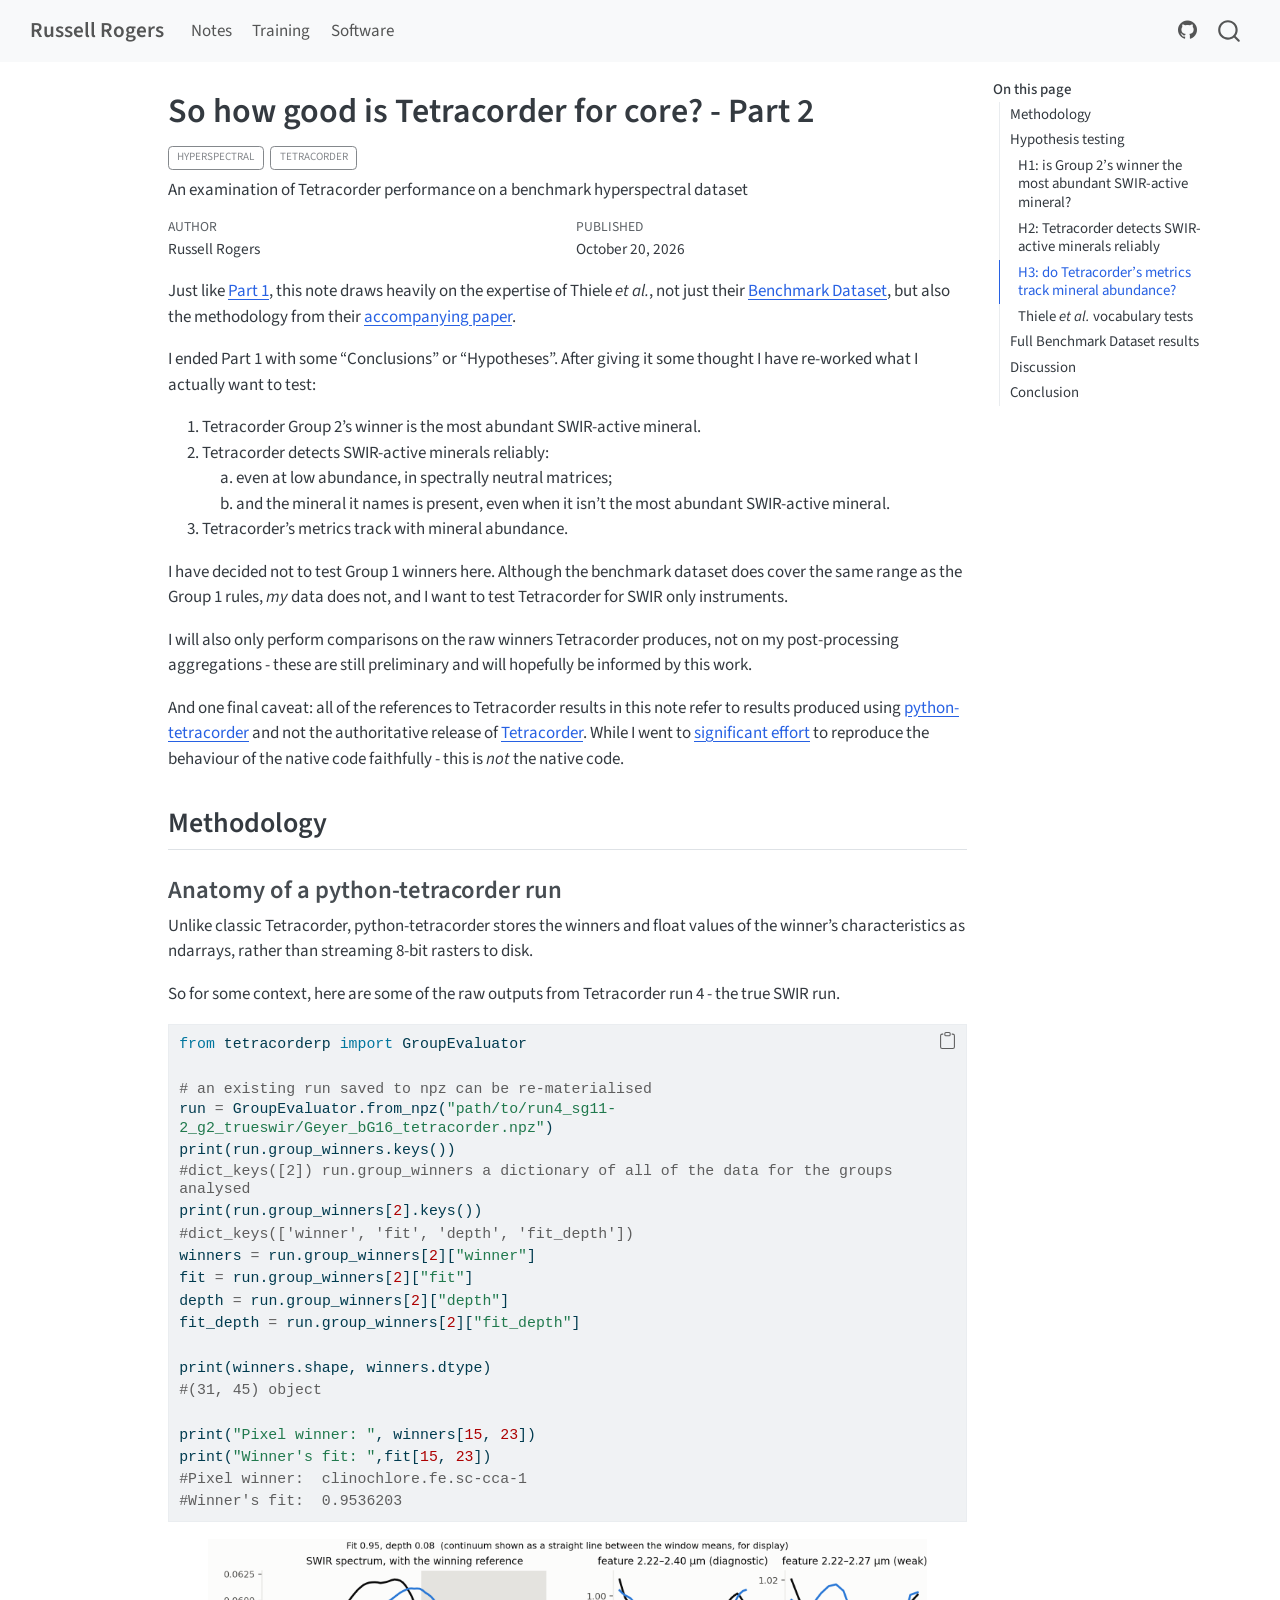
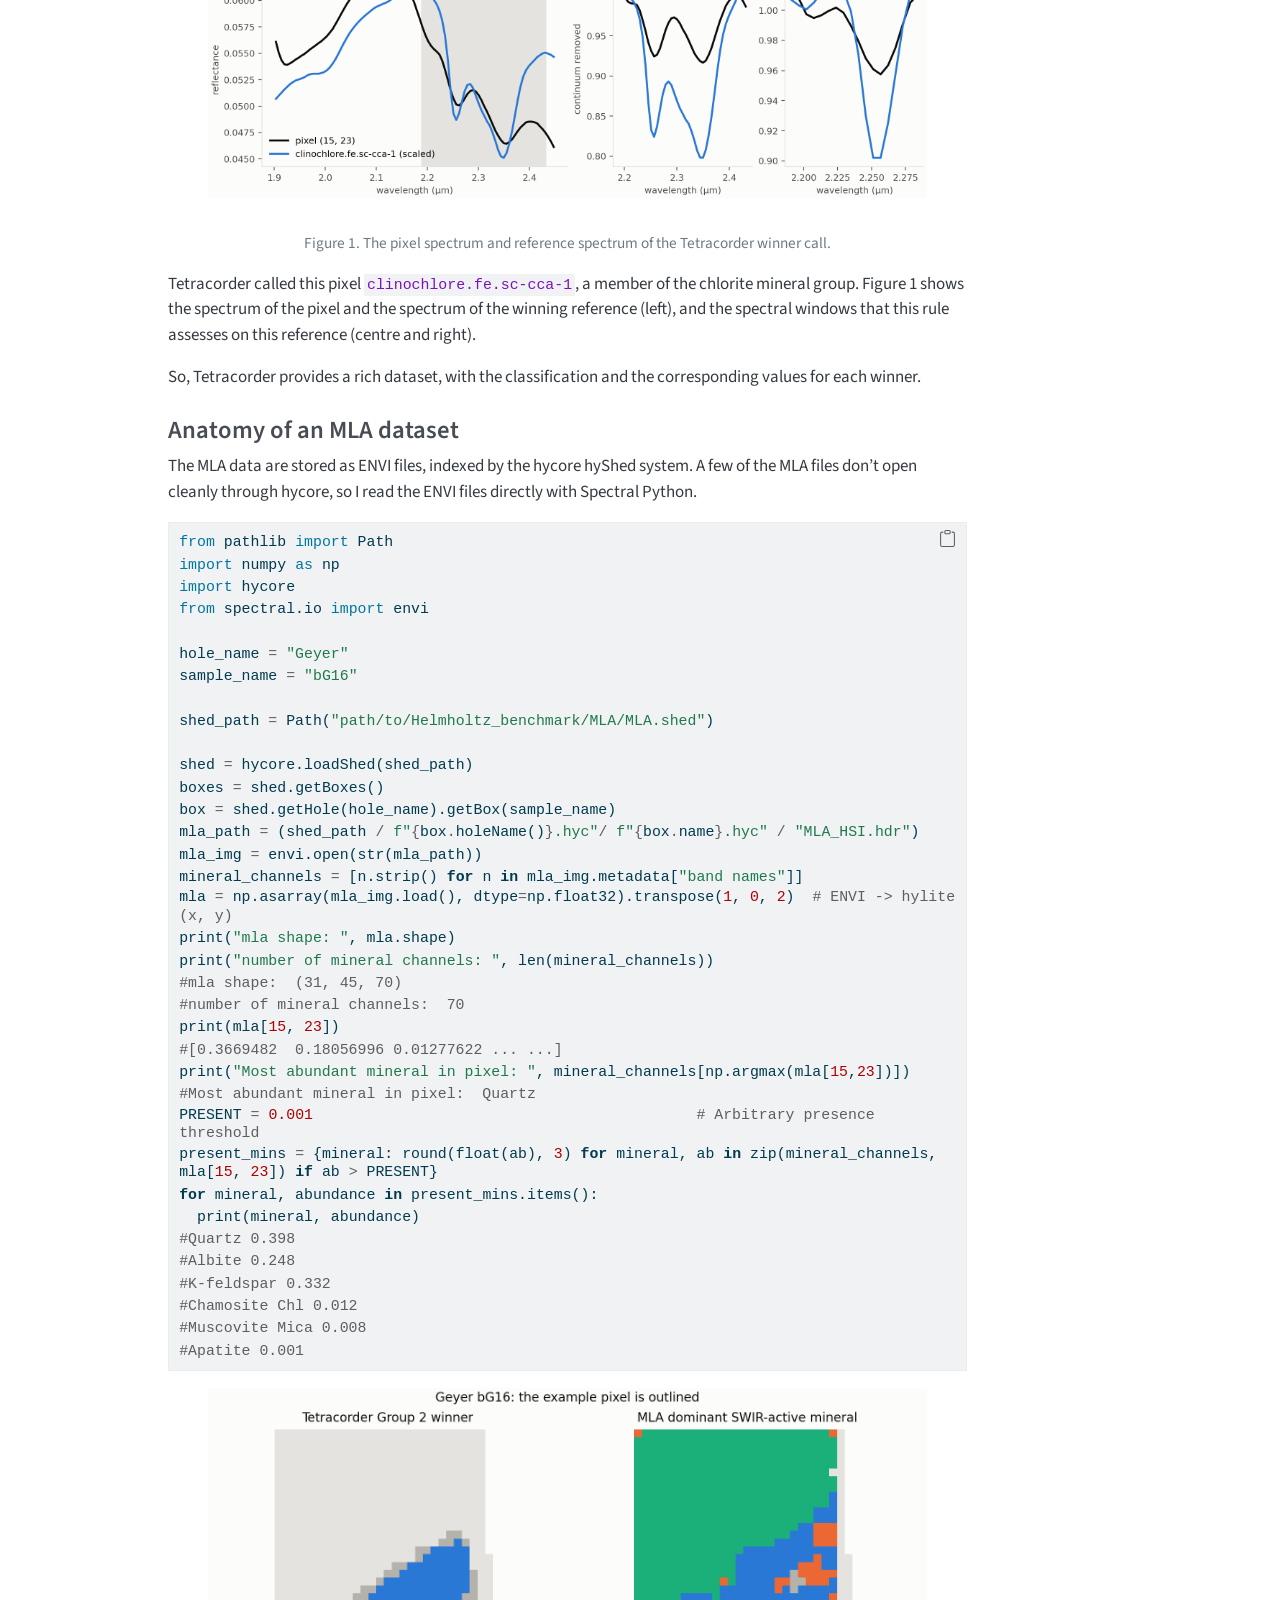
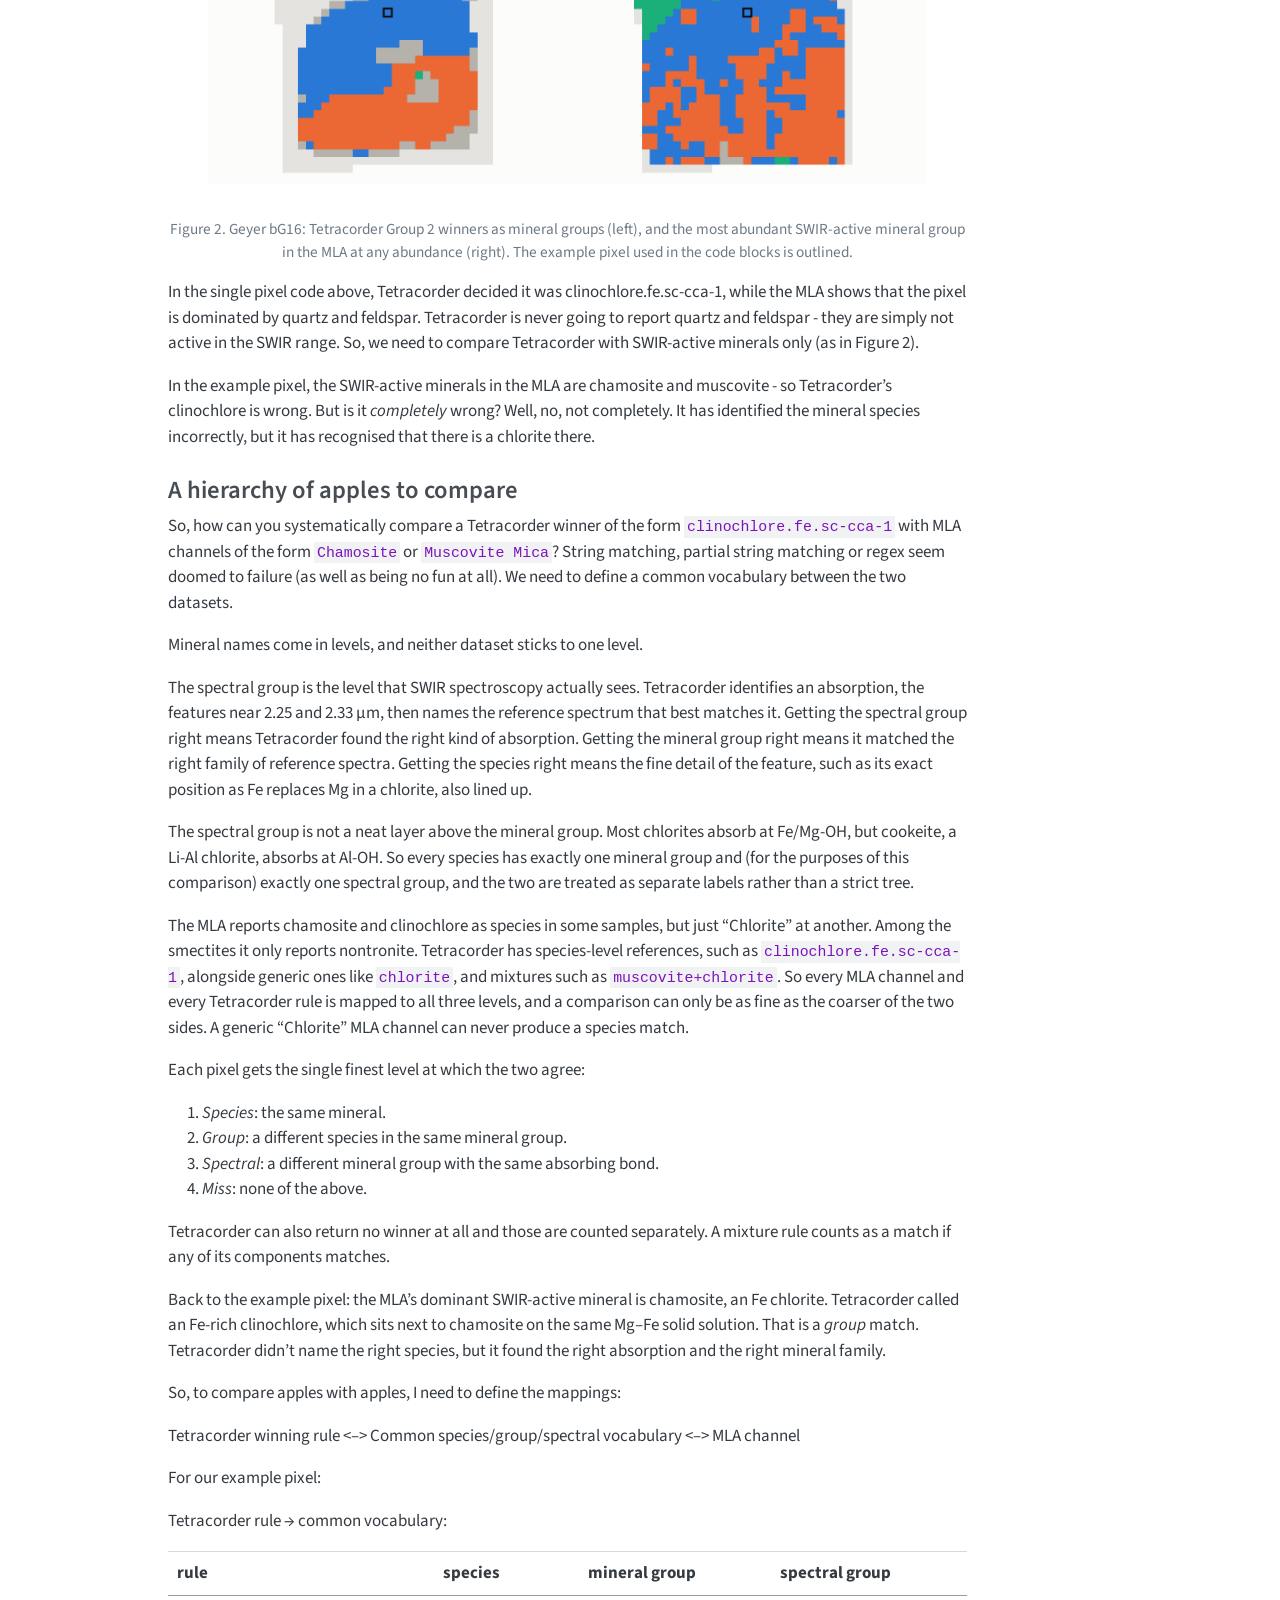
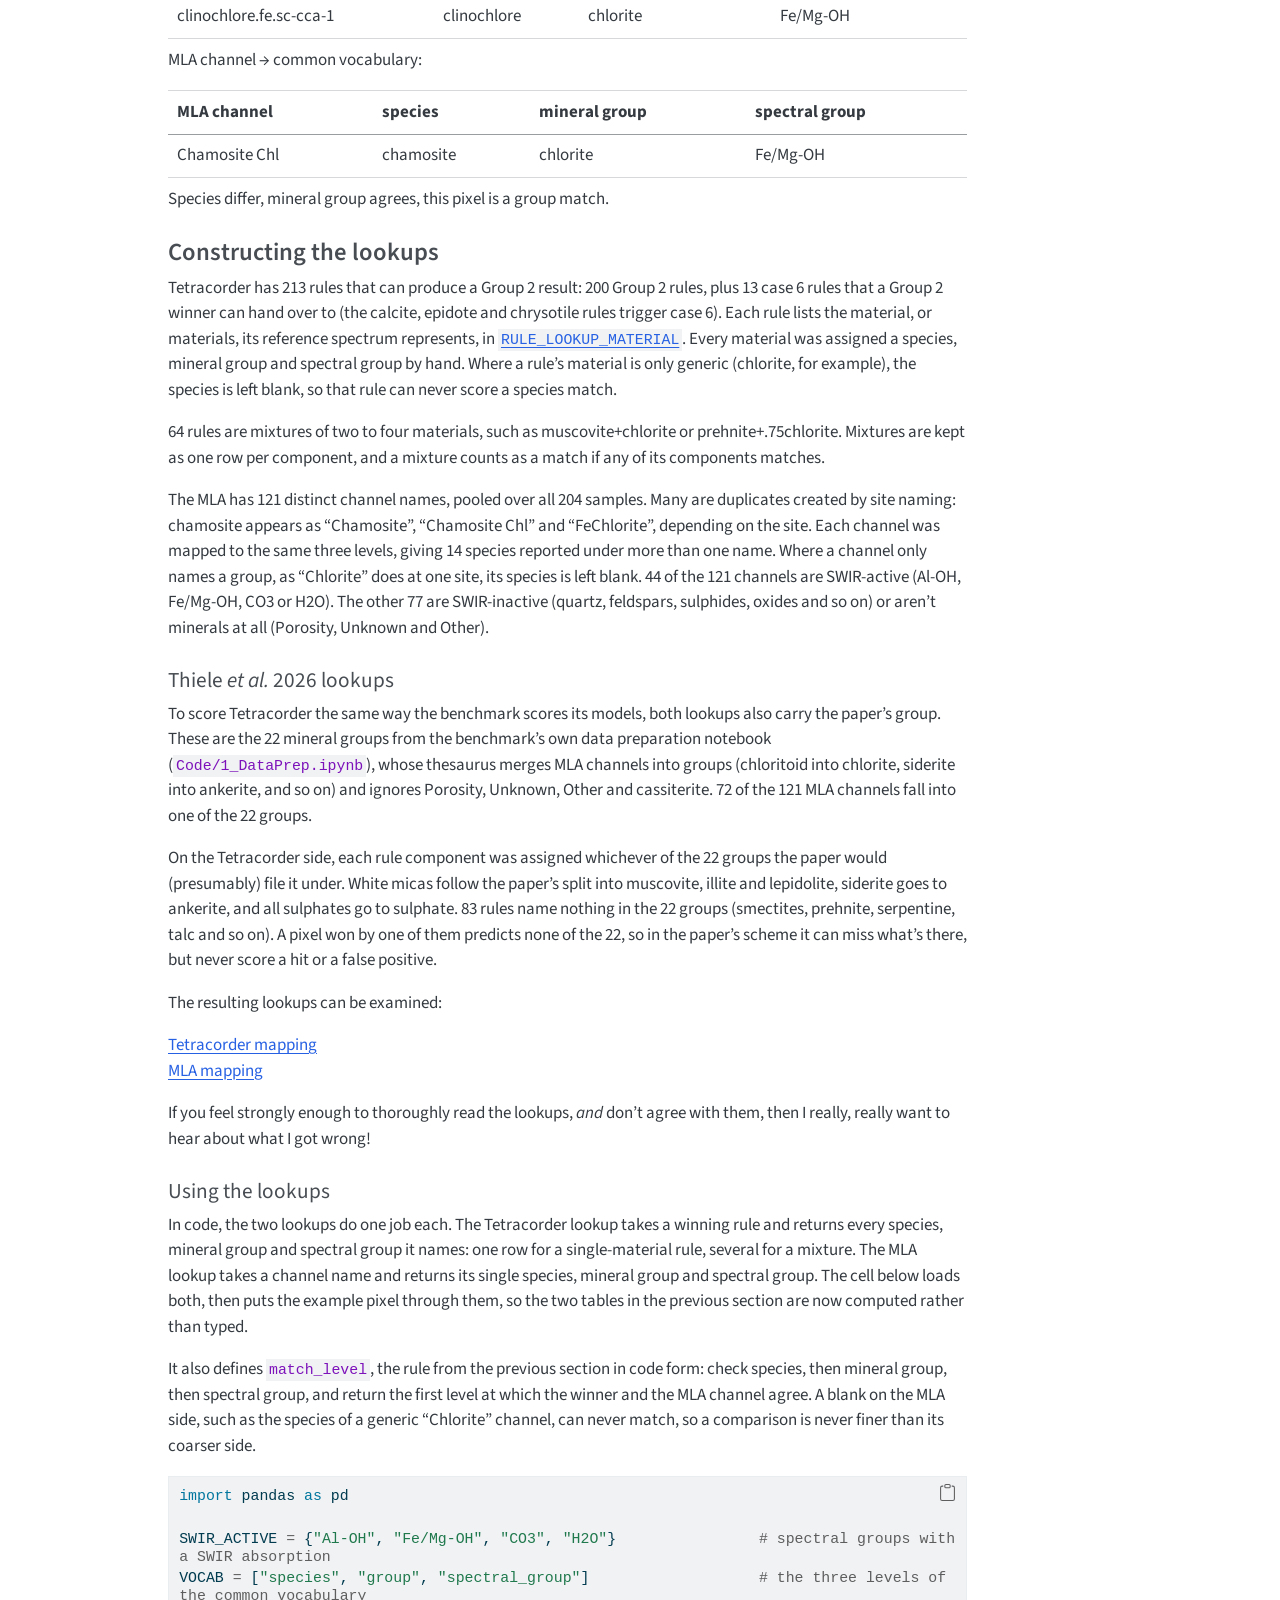
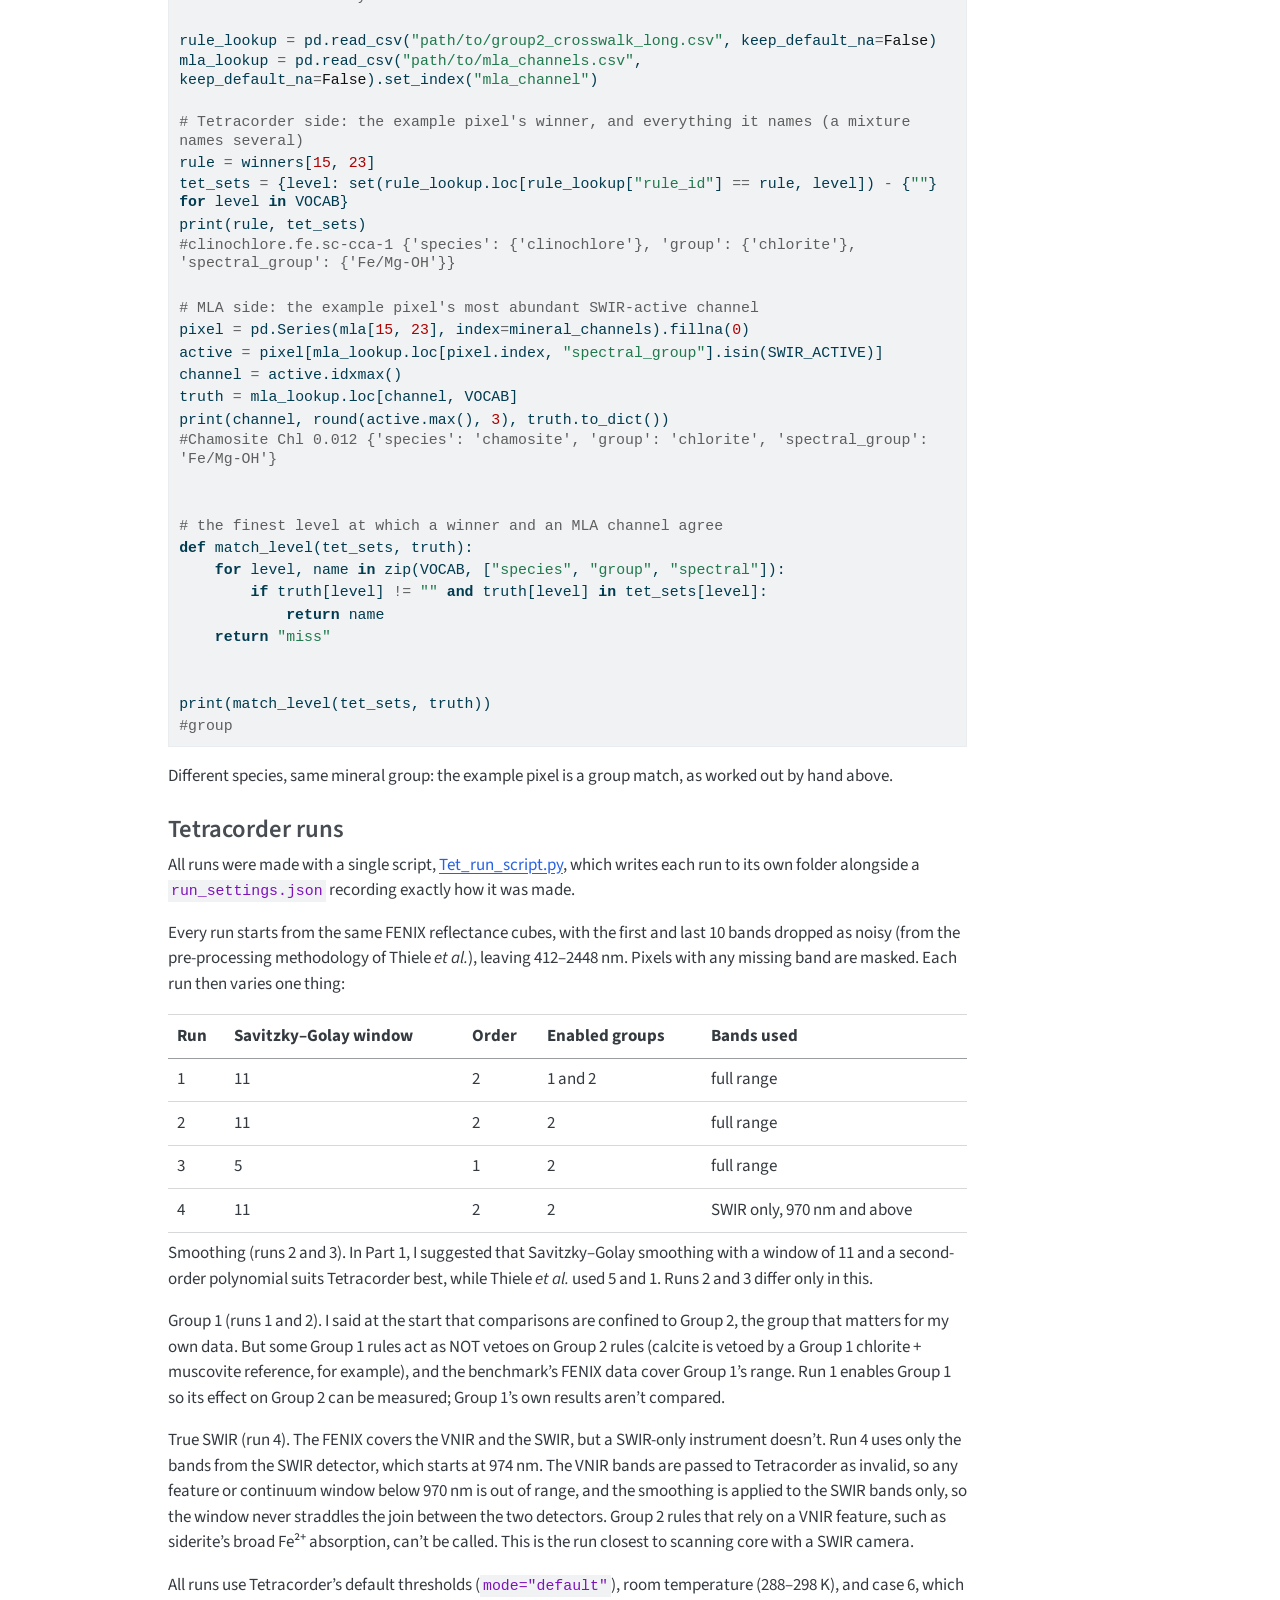
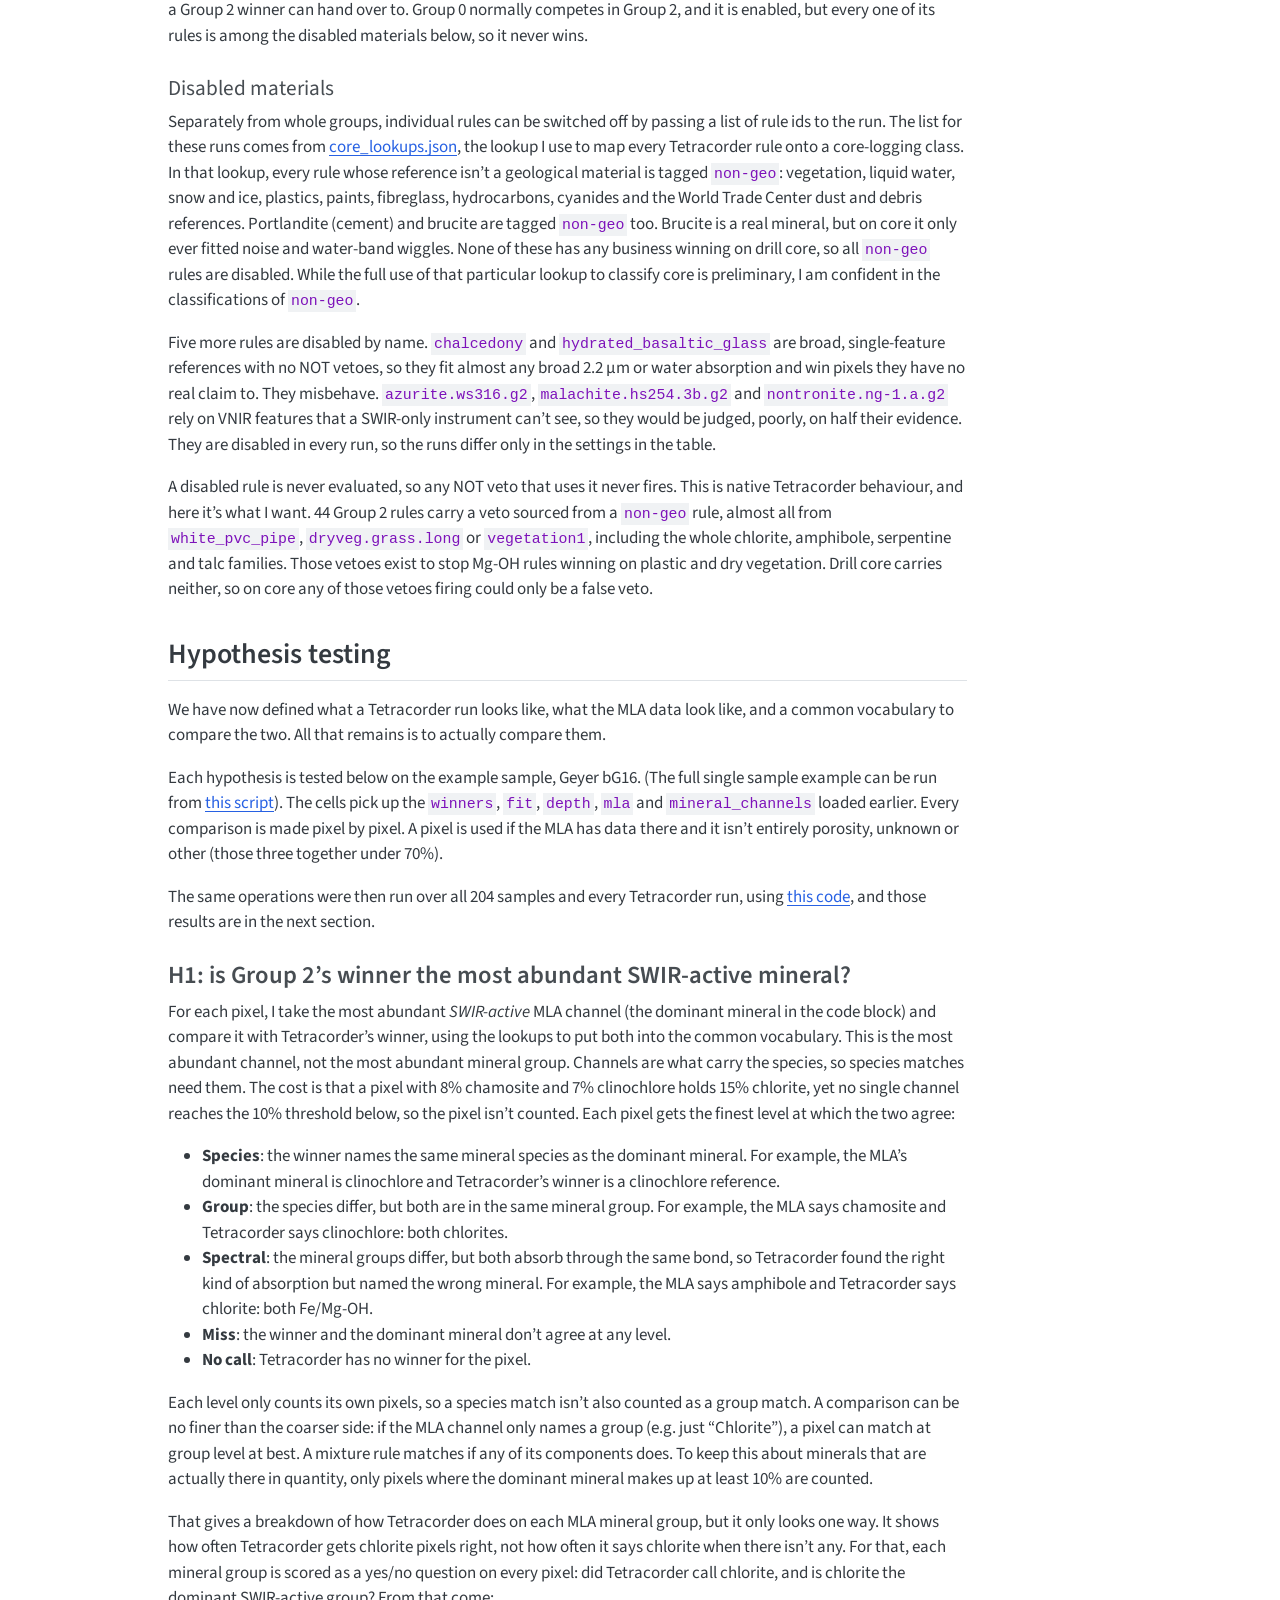
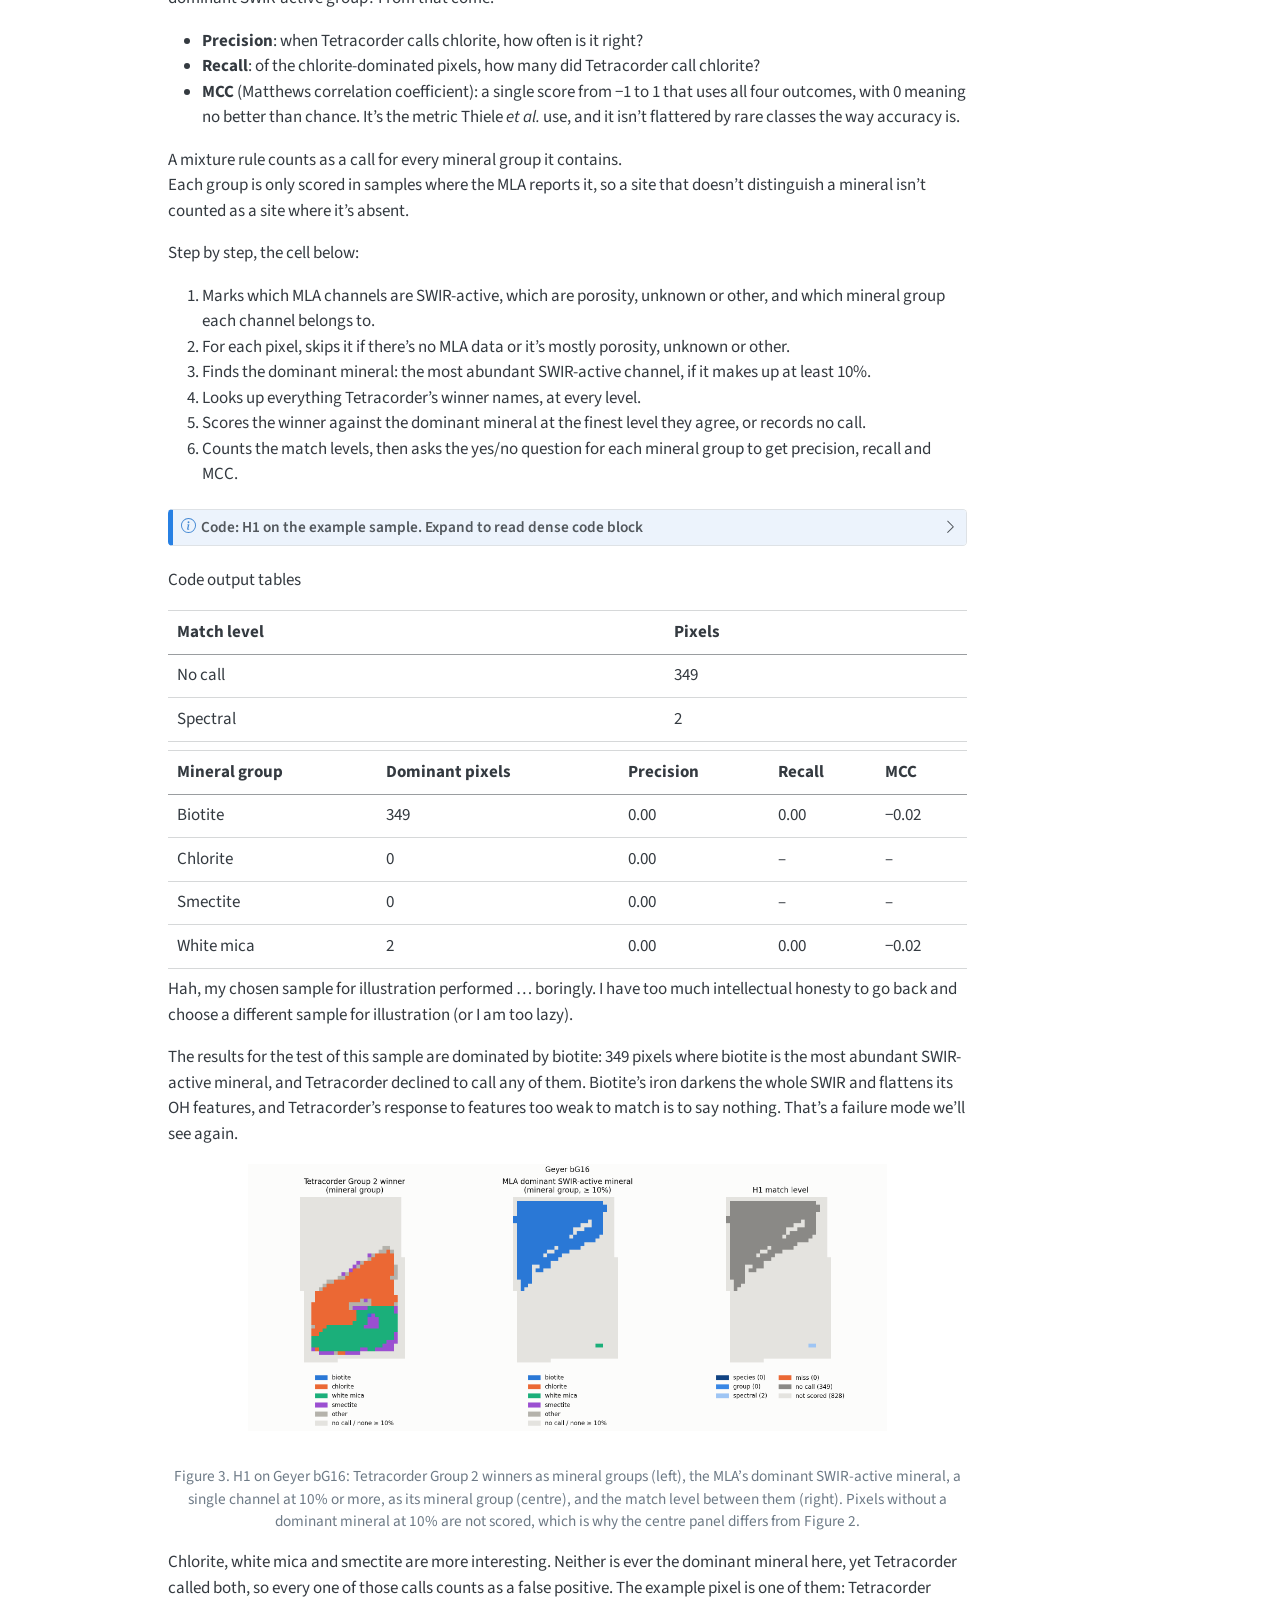
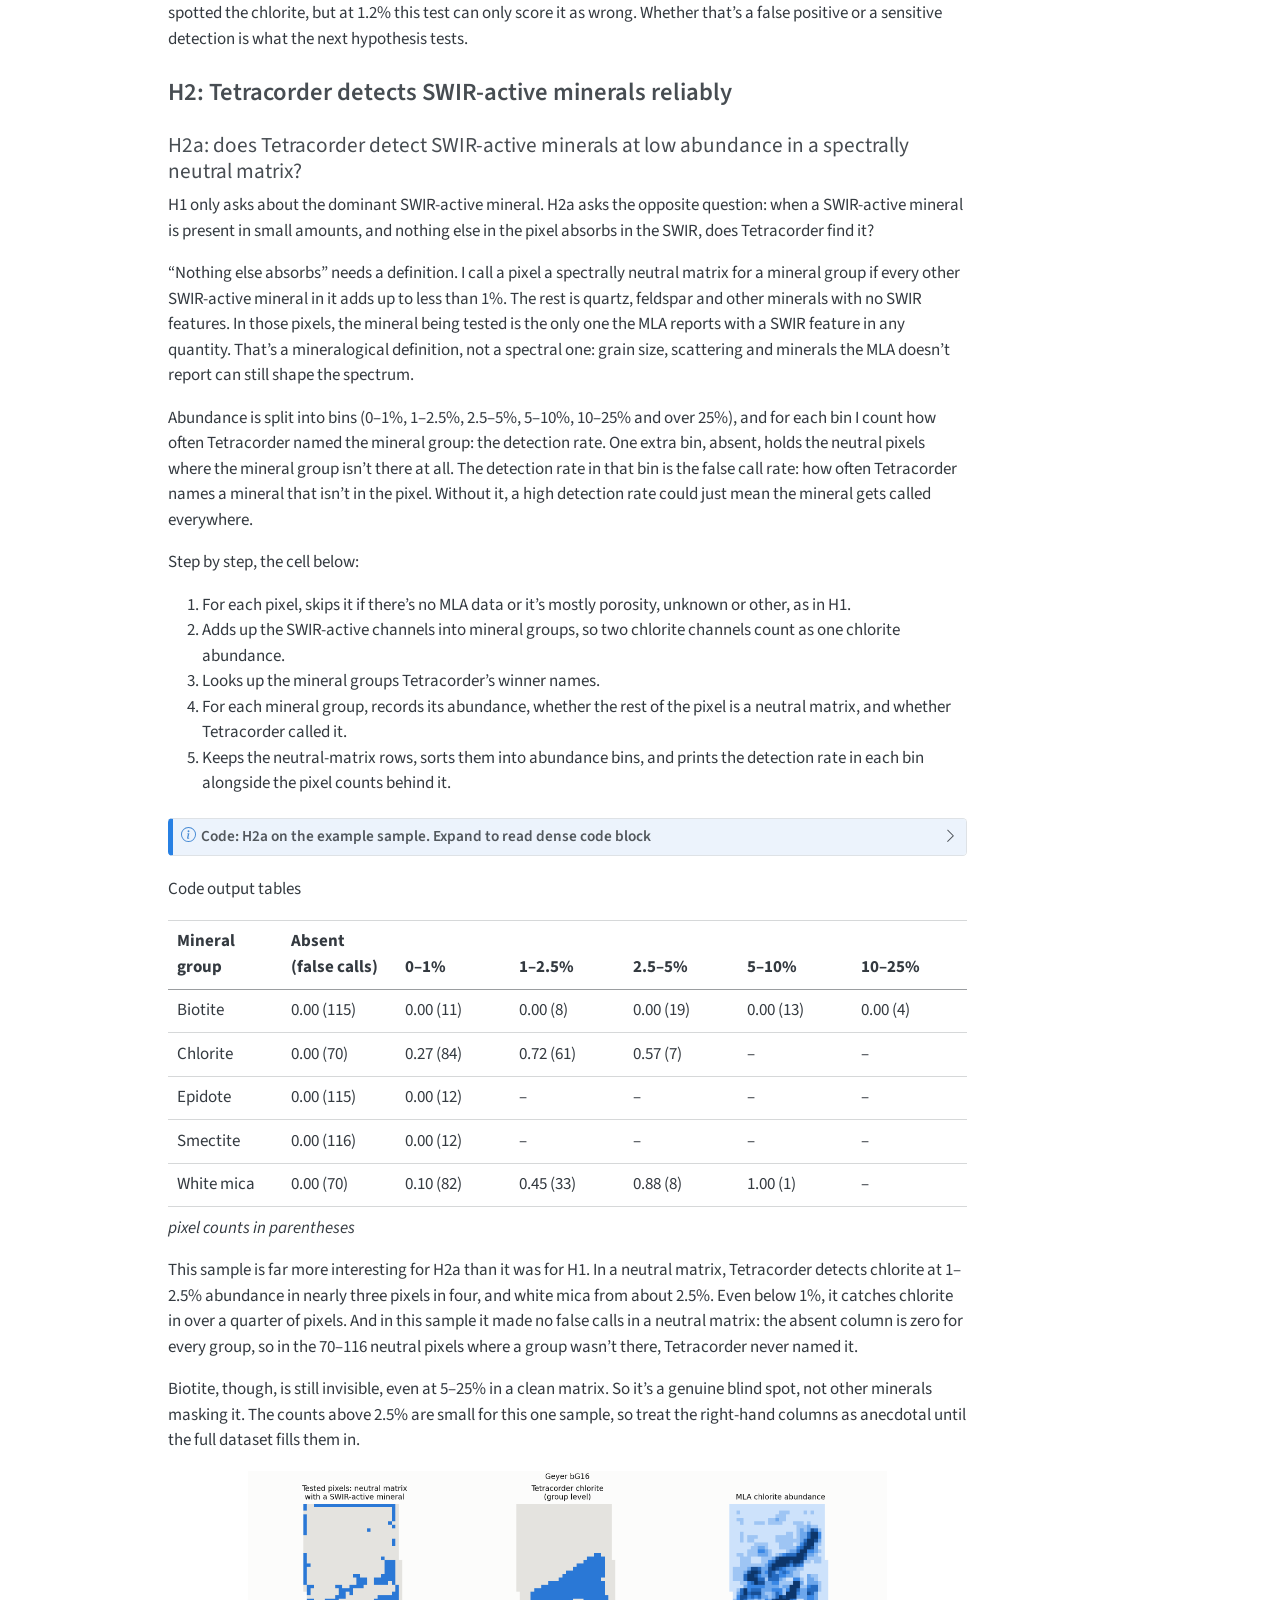
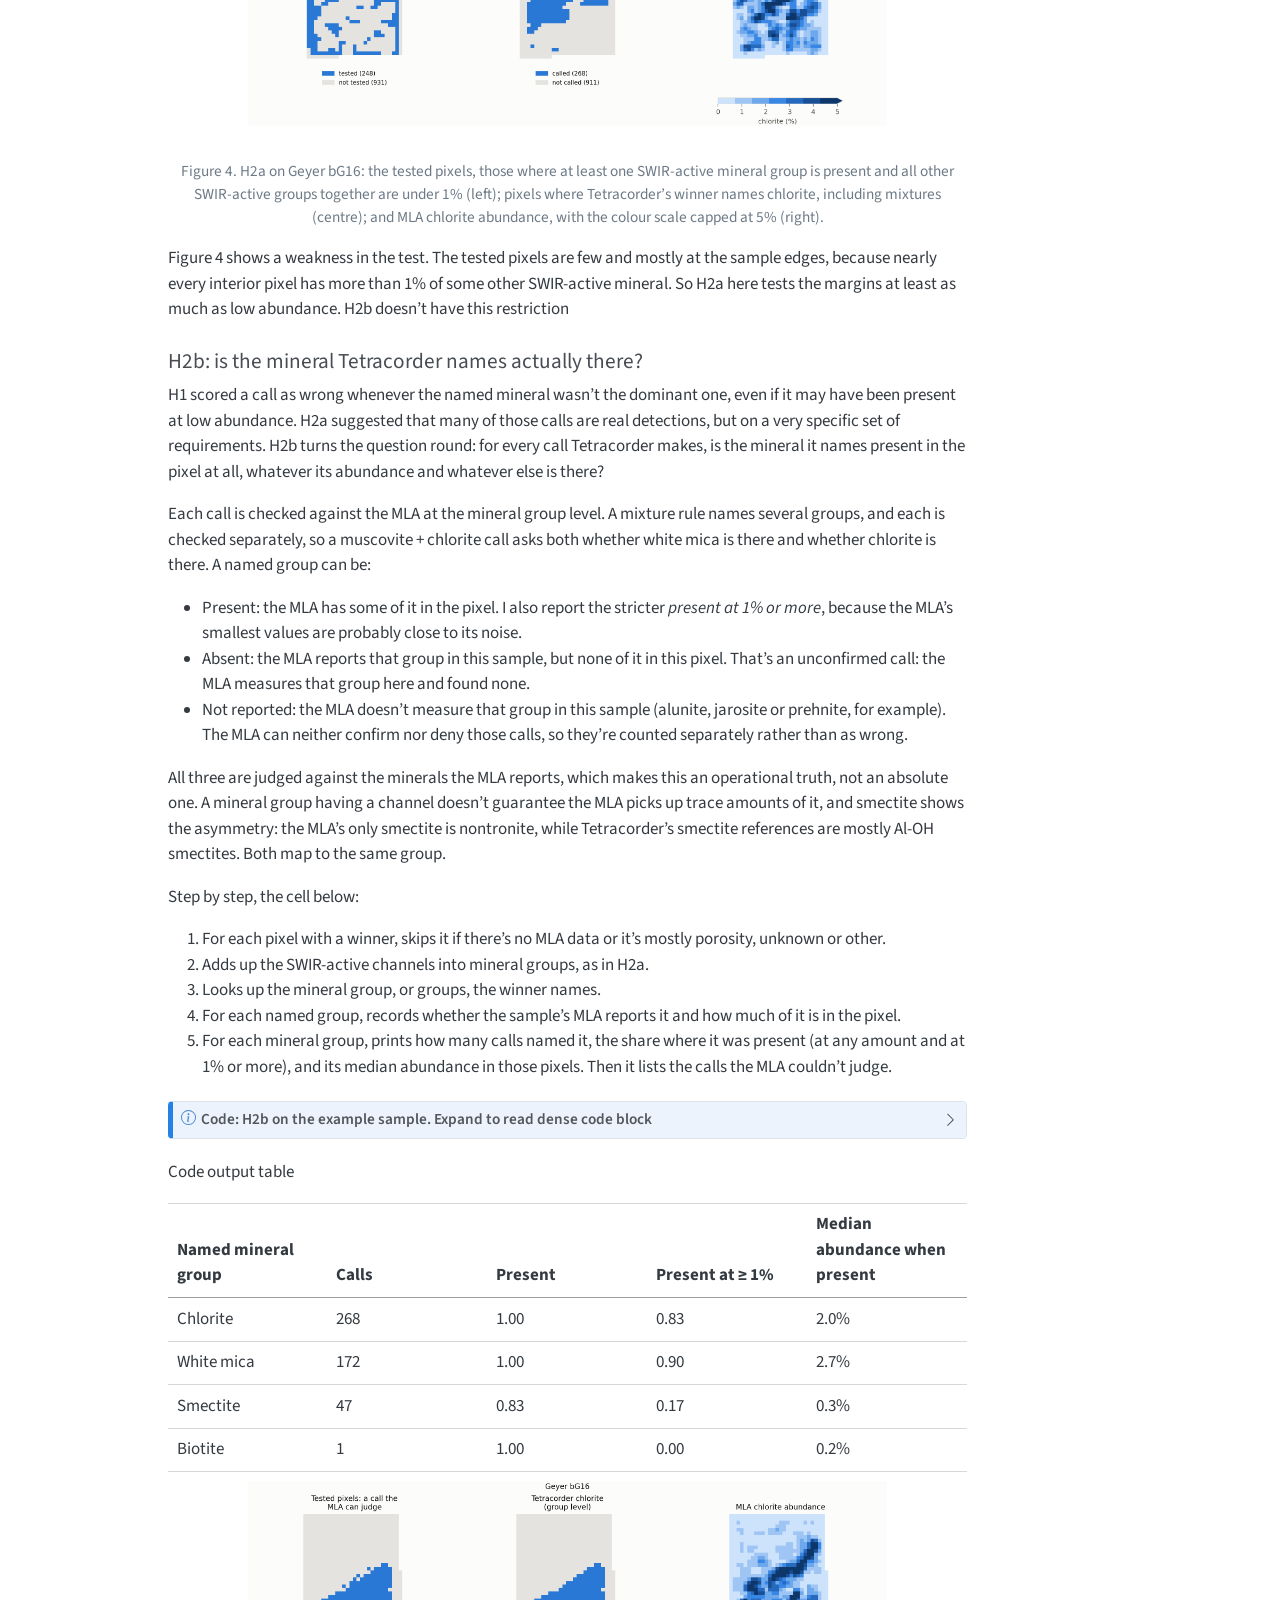
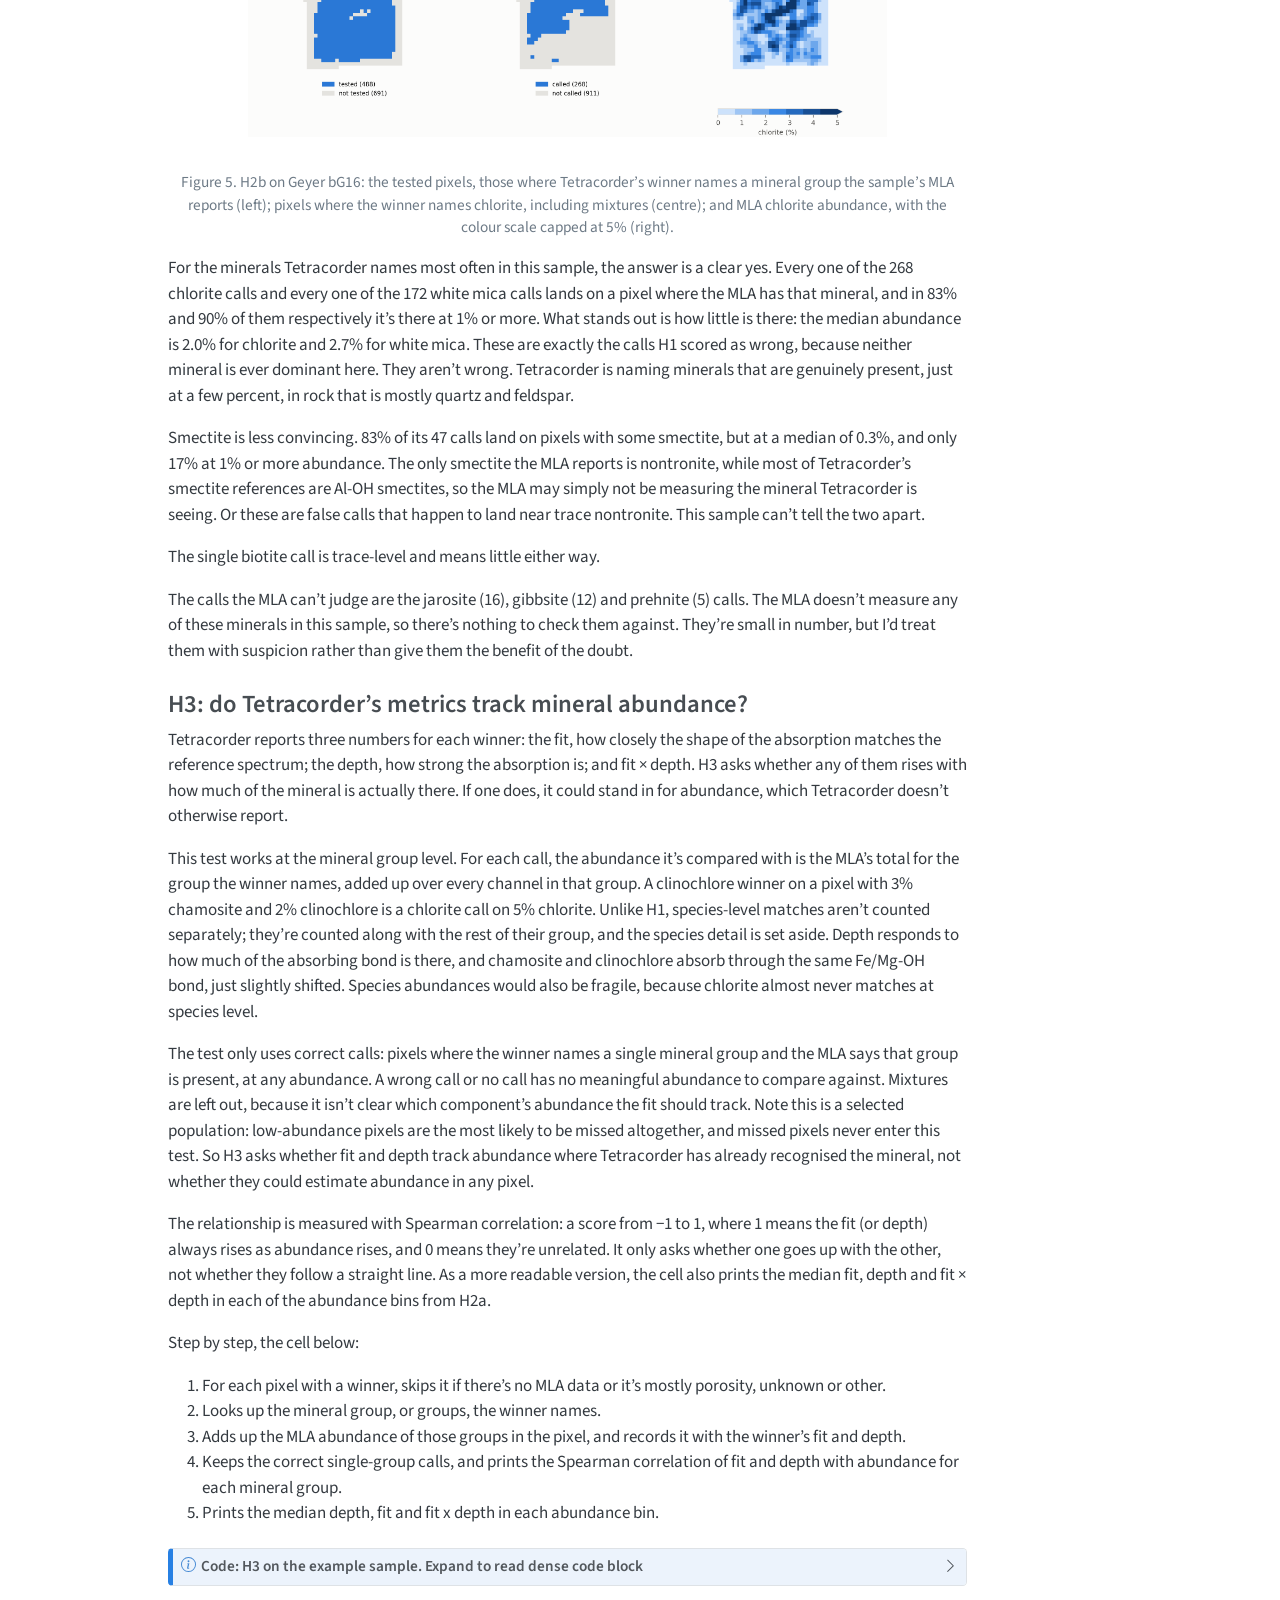
<file: notes/tetracorder_part2_writeup.html>
<!DOCTYPE html>
<html xmlns="http://www.w3.org/1999/xhtml" lang="en" xml:lang="en"><head>

<meta charset="utf-8">
<meta name="generator" content="quarto-1.10.19">

<meta name="viewport" content="width=device-width, initial-scale=1.0, user-scalable=yes">

<meta name="author" content="Russell Rogers">
<meta name="dcterms.date" content="2026-10-20">
<meta name="description" content="An examination of Tetracorder performance on a benchmark hyperspectral dataset">

<title>So how good is Tetracorder for core? - Part 2 – Russell Rogers</title>
<style>
/* Default styles provided by pandoc.
** See https://pandoc.org/MANUAL.html#variables-for-html for config info.
*/
span.smallcaps{font-variant: small-caps;}
div.columns{display: flex; gap: 1.5em;}
div.column{flex: auto;}
@media screen {
div.columns{gap: min(4vw, 1.5em);}
div.column{overflow-x: auto;}
}
div.hanging-indent{margin-left: 1.5em; text-indent: -1.5em;}
ul.task-list{list-style: none;}
ul.task-list li input[type="checkbox"] {
  width: 0.8em;
  margin: 0 0.8em 0.2em -1em; /* quarto-specific, see https://github.com/quarto-dev/quarto-cli/issues/4556 */ 
  vertical-align: middle;
}
/* CSS for syntax highlighting */
html { -webkit-text-size-adjust: 100%; }
pre > code.sourceCode { white-space: pre; position: relative; }
pre > code.sourceCode > span { display: inline-block; line-height: 1.25; }
pre > code.sourceCode > span:empty { height: 1.2em; }
.sourceCode { overflow: visible; }
code.sourceCode > span { color: inherit; text-decoration: inherit; }
div.sourceCode { margin: 1em 0; }
pre.sourceCode { margin: 0; }
@media screen {
div.sourceCode { overflow: auto; }
}
@media print {
pre > code.sourceCode { white-space: pre-wrap; }
pre > code.sourceCode > span { text-indent: -5em; padding-left: 5em; }
}
pre.numberSource code
  { counter-reset: source-line 0; }
pre.numberSource code > span
  { position: relative; left: -4em; counter-increment: source-line; }
pre.numberSource code > span > a:first-child::before
  { content: counter(source-line);
    position: relative; left: -1em; text-align: right; vertical-align: baseline;
    border: none; display: inline-block;
    -webkit-touch-callout: none; -webkit-user-select: none;
    -khtml-user-select: none; -moz-user-select: none;
    -ms-user-select: none; user-select: none;
    padding: 0 4px; width: 4em;
  }
pre.numberSource { margin-left: 3em;  padding-left: 4px; }
div.sourceCode
  {   }
@media screen {
pre > code.sourceCode > span > a:first-child::before { text-decoration: underline; }
}
</style>


<script src="../site_libs/quarto-nav/quarto-nav.js"></script>
<script src="../site_libs/quarto-nav/headroom.min.js"></script>
<script src="../site_libs/clipboard/clipboard.min.js"></script>
<script src="../site_libs/quarto-search/autocomplete.umd.js"></script>
<script src="../site_libs/quarto-search/fuse.min.js"></script>
<script src="../site_libs/quarto-search/quarto-search.js"></script>
<meta name="quarto:offset" content="../">
<script src="../site_libs/quarto-html/quarto.js" type="module"></script>
<script src="../site_libs/quarto-html/tabsets/tabsets.js" type="module"></script>
<script src="../site_libs/quarto-html/popper.min.js"></script>
<script src="../site_libs/quarto-html/tippy.umd.min.js"></script>
<script src="../site_libs/quarto-html/anchor.min.js"></script>
<link href="../site_libs/quarto-html/tippy.css" rel="stylesheet">
<link href="../site_libs/quarto-html/quarto-syntax-highlighting-bf27225e3a48a9273f3daa8f8e829971.css" rel="stylesheet" id="quarto-text-highlighting-styles">
<script src="../site_libs/bootstrap/bootstrap.min.js"></script>
<link href="../site_libs/bootstrap/bootstrap-icons.css" rel="stylesheet">
<link href="../site_libs/bootstrap/bootstrap-890df4807d457dbc410f87df85df408d.min.css" rel="stylesheet" append-hash="true" id="quarto-bootstrap" data-mode="light">
<script src="../site_libs/quarto-contrib/glightbox/glightbox.min.js"></script>
<link href="../site_libs/quarto-contrib/glightbox/glightbox.min.css" rel="stylesheet">
<link href="../site_libs/quarto-contrib/glightbox/lightbox.css" rel="stylesheet">
<script id="quarto-search-options" type="application/json">{
  "location": "navbar",
  "copy-button": false,
  "collapse-after": 3,
  "panel-placement": "end",
  "type": "overlay",
  "limit": 50,
  "keyboard-shortcut": [
    "f",
    "/",
    "s"
  ],
  "show-item-context": false,
  "language": {
    "search-no-results-text": "No results",
    "search-matching-documents-text": "matching documents",
    "search-copy-link-title": "Copy link to search",
    "search-hide-matches-text": "Hide additional matches",
    "search-more-match-text": "more match in this document",
    "search-more-matches-text": "more matches in this document",
    "search-clear-button-title": "Clear",
    "search-text-placeholder": "",
    "search-detached-cancel-button-title": "Cancel",
    "search-submit-button-title": "Submit",
    "search-label": "Search"
  }
}</script>


<link rel="stylesheet" href="../styles.css">
</head>

<body class="nav-fixed quarto-light">

<div id="quarto-search-results"></div>
  <header id="quarto-header" class="headroom fixed-top">
    <nav class="navbar navbar-expand-lg " data-bs-theme="dark">
      <div class="navbar-container container-fluid">
      <div class="navbar-brand-container mx-auto">
    <a class="navbar-brand" href="../index.html">
    <span class="navbar-title">Russell Rogers</span>
    </a>
  </div>
            <div id="quarto-search" class="" title="Search"></div>
          <button class="navbar-toggler" type="button" data-bs-toggle="collapse" data-bs-target="#navbarCollapse" aria-controls="navbarCollapse" role="menu" aria-expanded="false" aria-label="Toggle navigation" onclick="if (window.quartoToggleHeadroom) { window.quartoToggleHeadroom(); }">
  <span class="navbar-toggler-icon"></span>
</button>
          <div class="collapse navbar-collapse" id="navbarCollapse">
            <ul class="navbar-nav navbar-nav-scroll me-auto">
  <li class="nav-item">
    <a class="nav-link" href="../notes/index.html"> 
<span class="menu-text">Notes</span></a>
  </li>  
  <li class="nav-item">
    <a class="nav-link" href="../training/index.html"> 
<span class="menu-text">Training</span></a>
  </li>  
  <li class="nav-item">
    <a class="nav-link" href="../software/index.html"> 
<span class="menu-text">Software</span></a>
  </li>  
</ul>
            <ul class="navbar-nav navbar-nav-scroll ms-auto">
  <li class="nav-item compact">
    <a class="nav-link" href="https://github.com/Russjas"> <i class="bi bi-github" role="img" aria-label="GitHub">
</i> 
<span class="menu-text"></span></a>
  </li>  
</ul>
          </div> <!-- /navcollapse -->
            <div class="quarto-navbar-tools">
</div>
      </div> <!-- /container-fluid -->
    </nav>
</header>
<!-- content -->
<div id="quarto-content" class="quarto-container page-columns page-rows-contents page-layout-article page-navbar">
<!-- sidebar -->
<!-- margin-sidebar -->
    <div id="quarto-margin-sidebar" class="sidebar margin-sidebar">
        <nav id="TOC" role="doc-toc" class="toc-active">
    <h2 id="toc-title">On this page</h2>
   
  <ul>
  <li><a href="#methodology" id="toc-methodology" class="nav-link active" data-scroll-target="#methodology">Methodology</a>
  <ul class="collapse">
  <li><a href="#anatomy-of-a-python-tetracorder-run" id="toc-anatomy-of-a-python-tetracorder-run" class="nav-link" data-scroll-target="#anatomy-of-a-python-tetracorder-run">Anatomy of a python-tetracorder run</a></li>
  <li><a href="#anatomy-of-an-mla-dataset" id="toc-anatomy-of-an-mla-dataset" class="nav-link" data-scroll-target="#anatomy-of-an-mla-dataset">Anatomy of an MLA dataset</a></li>
  <li><a href="#a-hierarchy-of-apples-to-compare" id="toc-a-hierarchy-of-apples-to-compare" class="nav-link" data-scroll-target="#a-hierarchy-of-apples-to-compare">A hierarchy of apples to compare</a></li>
  <li><a href="#constructing-the-lookups" id="toc-constructing-the-lookups" class="nav-link" data-scroll-target="#constructing-the-lookups">Constructing the lookups</a></li>
  <li><a href="#tetracorder-runs" id="toc-tetracorder-runs" class="nav-link" data-scroll-target="#tetracorder-runs">Tetracorder runs</a></li>
  </ul></li>
  <li><a href="#hypothesis-testing" id="toc-hypothesis-testing" class="nav-link" data-scroll-target="#hypothesis-testing">Hypothesis testing</a>
  <ul class="collapse">
  <li><a href="#h1-is-group-2s-winner-the-most-abundant-swir-active-mineral" id="toc-h1-is-group-2s-winner-the-most-abundant-swir-active-mineral" class="nav-link" data-scroll-target="#h1-is-group-2s-winner-the-most-abundant-swir-active-mineral">H1: is Group 2’s winner the most abundant SWIR-active mineral?</a></li>
  <li><a href="#h2-tetracorder-detects-swir-active-minerals-reliably" id="toc-h2-tetracorder-detects-swir-active-minerals-reliably" class="nav-link" data-scroll-target="#h2-tetracorder-detects-swir-active-minerals-reliably">H2: Tetracorder detects SWIR-active minerals reliably</a></li>
  <li><a href="#h3-do-tetracorders-metrics-track-mineral-abundance" id="toc-h3-do-tetracorders-metrics-track-mineral-abundance" class="nav-link" data-scroll-target="#h3-do-tetracorders-metrics-track-mineral-abundance">H3: do Tetracorder’s metrics track mineral abundance?</a></li>
  <li><a href="#thiele-et-al.-vocabulary-tests" id="toc-thiele-et-al.-vocabulary-tests" class="nav-link" data-scroll-target="#thiele-et-al.-vocabulary-tests">Thiele <em>et al.</em> vocabulary tests</a></li>
  </ul></li>
  <li><a href="#full-benchmark-dataset-results" id="toc-full-benchmark-dataset-results" class="nav-link" data-scroll-target="#full-benchmark-dataset-results">Full Benchmark Dataset results</a>
  <ul class="collapse">
  <li><a href="#which-run" id="toc-which-run" class="nav-link" data-scroll-target="#which-run">Which run?</a></li>
  <li><a href="#h1-is-group-2s-winner-the-most-abundant-swir-active-mineral-1" id="toc-h1-is-group-2s-winner-the-most-abundant-swir-active-mineral-1" class="nav-link" data-scroll-target="#h1-is-group-2s-winner-the-most-abundant-swir-active-mineral-1">H1: is Group 2’s winner the most abundant SWIR-active mineral?</a></li>
  <li><a href="#h2-tetracorder-detects-swir-active-minerals-reliably-1" id="toc-h2-tetracorder-detects-swir-active-minerals-reliably-1" class="nav-link" data-scroll-target="#h2-tetracorder-detects-swir-active-minerals-reliably-1">H2: Tetracorder detects SWIR-active minerals reliably</a></li>
  <li><a href="#h3-do-tetracorders-metrics-track-mineral-abundance-1" id="toc-h3-do-tetracorders-metrics-track-mineral-abundance-1" class="nav-link" data-scroll-target="#h3-do-tetracorders-metrics-track-mineral-abundance-1">H3: do Tetracorder’s metrics track mineral abundance?</a></li>
  <li><a href="#thiele-et-al.-vocabulary-tests-1" id="toc-thiele-et-al.-vocabulary-tests-1" class="nav-link" data-scroll-target="#thiele-et-al.-vocabulary-tests-1">Thiele <em>et al.</em> vocabulary tests</a></li>
  </ul></li>
  <li><a href="#discussion" id="toc-discussion" class="nav-link" data-scroll-target="#discussion">Discussion</a>
  <ul class="collapse">
  <li><a href="#what-tetracorder-gets-right" id="toc-what-tetracorder-gets-right" class="nav-link" data-scroll-target="#what-tetracorder-gets-right">What Tetracorder gets right</a></li>
  <li><a href="#what-it-gets-wrong" id="toc-what-it-gets-wrong" class="nav-link" data-scroll-target="#what-it-gets-wrong">What it gets wrong</a></li>
  <li><a href="#depth-is-a-relative-proxy-for-abundance" id="toc-depth-is-a-relative-proxy-for-abundance" class="nav-link" data-scroll-target="#depth-is-a-relative-proxy-for-abundance">Depth is a relative proxy for abundance</a></li>
  <li><a href="#against-the-trained-models" id="toc-against-the-trained-models" class="nav-link" data-scroll-target="#against-the-trained-models">Against the trained models</a></li>
  <li><a href="#the-limits-of-this-test" id="toc-the-limits-of-this-test" class="nav-link" data-scroll-target="#the-limits-of-this-test">The limits of this test</a></li>
  <li><a href="#what-does-this-mean-for-core-scanning" id="toc-what-does-this-mean-for-core-scanning" class="nav-link" data-scroll-target="#what-does-this-mean-for-core-scanning">What does this mean for core scanning?</a></li>
  <li><a href="#what-could-be-improved" id="toc-what-could-be-improved" class="nav-link" data-scroll-target="#what-could-be-improved">What could be improved</a></li>
  </ul></li>
  <li><a href="#conclusion" id="toc-conclusion" class="nav-link" data-scroll-target="#conclusion">Conclusion</a></li>
  </ul>
</nav>
    </div>
<!-- main -->
<main class="content" id="quarto-document-content">

<header id="title-block-header" class="quarto-title-block default">
<div class="quarto-title">
<h1 class="title">So how good is Tetracorder for core? - Part 2</h1>
  <div class="quarto-categories">
    <div class="quarto-category">hyperspectral</div>
    <div class="quarto-category">Tetracorder</div>
  </div>
  </div>

<div>
  <div class="description">
    An examination of Tetracorder performance on a benchmark hyperspectral dataset
  </div>
</div>


<div class="quarto-title-meta">

    <div>
    <div class="quarto-title-meta-heading">Author</div>
    <div class="quarto-title-meta-contents">
             <p>Russell Rogers </p>
          </div>
  </div>
    
    <div>
    <div class="quarto-title-meta-heading">Published</div>
    <div class="quarto-title-meta-contents">
      <p class="date">October 20, 2026</p>
    </div>
  </div>
  
    
  </div>
  


</header>


<p>Just like <a href="../notes/tet-good-or-not.html">Part 1</a>, this note draws heavily on the expertise of Thiele <em>et al.</em>, not just their <a href="https://rodare.hzdr.de/record/4582">Benchmark Dataset</a>, but also the methodology from their <a href="https://www.mdpi.com/2075-163X/16/7/674">accompanying paper</a>.</p>
<p>I ended Part 1 with some “Conclusions” or “Hypotheses”. After giving it some thought I have re-worked what I actually want to test:</p>
<ol type="1">
<li>Tetracorder Group 2’s winner is the most abundant SWIR-active mineral.</li>
<li>Tetracorder detects SWIR-active minerals reliably:
<ol type="a">
<li>even at low abundance, in spectrally neutral matrices;</li>
<li>and the mineral it names is present, even when it isn’t the most abundant SWIR-active mineral.</li>
</ol></li>
<li>Tetracorder’s metrics track with mineral abundance.</li>
</ol>
<p>I have decided not to test Group 1 winners here. Although the benchmark dataset does cover the same range as the Group 1 rules, <em>my</em> data does not, and I want to test Tetracorder for SWIR only instruments.</p>
<p>I will also only perform comparisons on the raw winners Tetracorder produces, not on my post-processing aggregations - these are still preliminary and will hopefully be informed by this work.</p>
<p>And one final caveat: all of the references to Tetracorder results in this note refer to results produced using <a href="https://github.com/Russjas/python-tetracorder">python-tetracorder</a> and not the authoritative release of <a href="https://github.com/PSI-edu/spectroscopy-tetracorder">Tetracorder</a>. While I went to <a href="https://github.com/Russjas/python-tetracorder#fidelity">significant effort</a> to reproduce the behaviour of the native code faithfully - this is <em>not</em> the native code.</p>
<section id="methodology" class="level2">
<h2 class="anchored" data-anchor-id="methodology">Methodology</h2>
<section id="anatomy-of-a-python-tetracorder-run" class="level3">
<h3 class="anchored" data-anchor-id="anatomy-of-a-python-tetracorder-run">Anatomy of a python-tetracorder run</h3>
<p>Unlike classic Tetracorder, python-tetracorder stores the winners and float values of the winner’s characteristics as ndarrays, rather than streaming 8-bit rasters to disk.</p>
<p>So for some context, here are some of the raw outputs from Tetracorder run 4 - the true SWIR run.</p>
<div class="code-copy-outer-scaffold"><div class="sourceCode" id="cb1"><pre class="sourceCode python code-with-copy"><code class="sourceCode python"><span id="cb1-1"><a href="#cb1-1" aria-hidden="true" tabindex="-1"></a><span class="im">from</span> tetracorderp <span class="im">import</span> GroupEvaluator</span>
<span id="cb1-2"><a href="#cb1-2" aria-hidden="true" tabindex="-1"></a></span>
<span id="cb1-3"><a href="#cb1-3" aria-hidden="true" tabindex="-1"></a><span class="co"># an existing run saved to npz can be re-materialised </span></span>
<span id="cb1-4"><a href="#cb1-4" aria-hidden="true" tabindex="-1"></a>run <span class="op">=</span> GroupEvaluator.from_npz(<span class="st">"path/to/run4_sg11-2_g2_trueswir/Geyer_bG16_tetracorder.npz"</span>)</span>
<span id="cb1-5"><a href="#cb1-5" aria-hidden="true" tabindex="-1"></a><span class="bu">print</span>(run.group_winners.keys())</span>
<span id="cb1-6"><a href="#cb1-6" aria-hidden="true" tabindex="-1"></a><span class="co">#dict_keys([2]) run.group_winners a dictionary of all of the data for the groups analysed</span></span>
<span id="cb1-7"><a href="#cb1-7" aria-hidden="true" tabindex="-1"></a><span class="bu">print</span>(run.group_winners[<span class="dv">2</span>].keys())</span>
<span id="cb1-8"><a href="#cb1-8" aria-hidden="true" tabindex="-1"></a><span class="co">#dict_keys(['winner', 'fit', 'depth', 'fit_depth'])</span></span>
<span id="cb1-9"><a href="#cb1-9" aria-hidden="true" tabindex="-1"></a>winners <span class="op">=</span> run.group_winners[<span class="dv">2</span>][<span class="st">"winner"</span>]</span>
<span id="cb1-10"><a href="#cb1-10" aria-hidden="true" tabindex="-1"></a>fit <span class="op">=</span> run.group_winners[<span class="dv">2</span>][<span class="st">"fit"</span>]</span>
<span id="cb1-11"><a href="#cb1-11" aria-hidden="true" tabindex="-1"></a>depth <span class="op">=</span> run.group_winners[<span class="dv">2</span>][<span class="st">"depth"</span>]</span>
<span id="cb1-12"><a href="#cb1-12" aria-hidden="true" tabindex="-1"></a>fit_depth <span class="op">=</span> run.group_winners[<span class="dv">2</span>][<span class="st">"fit_depth"</span>]</span>
<span id="cb1-13"><a href="#cb1-13" aria-hidden="true" tabindex="-1"></a></span>
<span id="cb1-14"><a href="#cb1-14" aria-hidden="true" tabindex="-1"></a><span class="bu">print</span>(winners.shape, winners.dtype)</span>
<span id="cb1-15"><a href="#cb1-15" aria-hidden="true" tabindex="-1"></a><span class="co">#(31, 45) object</span></span>
<span id="cb1-16"><a href="#cb1-16" aria-hidden="true" tabindex="-1"></a></span>
<span id="cb1-17"><a href="#cb1-17" aria-hidden="true" tabindex="-1"></a><span class="bu">print</span>(<span class="st">"Pixel winner: "</span>, winners[<span class="dv">15</span>, <span class="dv">23</span>])</span>
<span id="cb1-18"><a href="#cb1-18" aria-hidden="true" tabindex="-1"></a><span class="bu">print</span>(<span class="st">"Winner's fit: "</span>,fit[<span class="dv">15</span>, <span class="dv">23</span>])</span>
<span id="cb1-19"><a href="#cb1-19" aria-hidden="true" tabindex="-1"></a><span class="co">#Pixel winner:  clinochlore.fe.sc-cca-1</span></span>
<span id="cb1-20"><a href="#cb1-20" aria-hidden="true" tabindex="-1"></a><span class="co">#Winner's fit:  0.9536203</span></span></code></pre></div><button title="Copy to Clipboard" class="code-copy-button"><i class="bi"></i></button></div>
<div class="quarto-figure quarto-figure-center">
<figure class="figure">
<div class="quarto-figure quarto-figure-center">
<figure class="figure">
<p><a href="tetracorder_part2_writeup/figures/m1_example_spectrum.png" class="lightbox" data-gallery="quarto-lightbox-gallery-1" title="Figure 1. The pixel spectrum and reference spectrum of the Tetracorder winner call."><img src="tetracorder_part2_writeup/figures/m1_example_spectrum.png" class="img-fluid quarto-figure quarto-figure-center figure-img" style="width:90.0%" alt="Figure 1. The pixel spectrum and reference spectrum of the Tetracorder winner call."></a></p>
</figure>
</div>
<figcaption>Figure 1. The pixel spectrum and reference spectrum of the Tetracorder winner call.</figcaption>
</figure>
</div>
<p>Tetracorder called this pixel <code>clinochlore.fe.sc-cca-1</code>, a member of the chlorite mineral group. Figure 1 shows the spectrum of the pixel and the spectrum of the winning reference (left), and the spectral windows that this rule assesses on this reference (centre and right).</p>
<p>So, Tetracorder provides a rich dataset, with the classification and the corresponding values for each winner.</p>
</section>
<section id="anatomy-of-an-mla-dataset" class="level3">
<h3 class="anchored" data-anchor-id="anatomy-of-an-mla-dataset">Anatomy of an MLA dataset</h3>
<p>The MLA data are stored as ENVI files, indexed by the hycore hyShed system. A few of the MLA files don’t open cleanly through hycore, so I read the ENVI files directly with Spectral Python.</p>
<div class="code-copy-outer-scaffold"><div class="sourceCode" id="cb2"><pre class="sourceCode python code-with-copy"><code class="sourceCode python"><span id="cb2-1"><a href="#cb2-1" aria-hidden="true" tabindex="-1"></a><span class="im">from</span> pathlib <span class="im">import</span> Path</span>
<span id="cb2-2"><a href="#cb2-2" aria-hidden="true" tabindex="-1"></a><span class="im">import</span> numpy <span class="im">as</span> np</span>
<span id="cb2-3"><a href="#cb2-3" aria-hidden="true" tabindex="-1"></a><span class="im">import</span> hycore</span>
<span id="cb2-4"><a href="#cb2-4" aria-hidden="true" tabindex="-1"></a><span class="im">from</span> spectral.io <span class="im">import</span> envi</span>
<span id="cb2-5"><a href="#cb2-5" aria-hidden="true" tabindex="-1"></a></span>
<span id="cb2-6"><a href="#cb2-6" aria-hidden="true" tabindex="-1"></a>hole_name <span class="op">=</span> <span class="st">"Geyer"</span> </span>
<span id="cb2-7"><a href="#cb2-7" aria-hidden="true" tabindex="-1"></a>sample_name <span class="op">=</span> <span class="st">"bG16"</span></span>
<span id="cb2-8"><a href="#cb2-8" aria-hidden="true" tabindex="-1"></a></span>
<span id="cb2-9"><a href="#cb2-9" aria-hidden="true" tabindex="-1"></a>shed_path <span class="op">=</span> Path(<span class="st">"path/to/Helmholtz_benchmark/MLA/MLA.shed"</span>)</span>
<span id="cb2-10"><a href="#cb2-10" aria-hidden="true" tabindex="-1"></a></span>
<span id="cb2-11"><a href="#cb2-11" aria-hidden="true" tabindex="-1"></a>shed <span class="op">=</span> hycore.loadShed(shed_path)</span>
<span id="cb2-12"><a href="#cb2-12" aria-hidden="true" tabindex="-1"></a>boxes <span class="op">=</span> shed.getBoxes()</span>
<span id="cb2-13"><a href="#cb2-13" aria-hidden="true" tabindex="-1"></a>box <span class="op">=</span> shed.getHole(hole_name).getBox(sample_name)</span>
<span id="cb2-14"><a href="#cb2-14" aria-hidden="true" tabindex="-1"></a>mla_path <span class="op">=</span> (shed_path <span class="op">/</span> <span class="ss">f"</span><span class="sc">{</span>box<span class="sc">.</span>holeName()<span class="sc">}</span><span class="ss">.hyc"</span><span class="op">/</span> <span class="ss">f"</span><span class="sc">{</span>box<span class="sc">.</span>name<span class="sc">}</span><span class="ss">.hyc"</span> <span class="op">/</span> <span class="st">"MLA_HSI.hdr"</span>)</span>
<span id="cb2-15"><a href="#cb2-15" aria-hidden="true" tabindex="-1"></a>mla_img <span class="op">=</span> envi.<span class="bu">open</span>(<span class="bu">str</span>(mla_path))</span>
<span id="cb2-16"><a href="#cb2-16" aria-hidden="true" tabindex="-1"></a>mineral_channels <span class="op">=</span> [n.strip() <span class="cf">for</span> n <span class="kw">in</span> mla_img.metadata[<span class="st">"band names"</span>]]</span>
<span id="cb2-17"><a href="#cb2-17" aria-hidden="true" tabindex="-1"></a>mla <span class="op">=</span> np.asarray(mla_img.load(), dtype<span class="op">=</span>np.float32).transpose(<span class="dv">1</span>, <span class="dv">0</span>, <span class="dv">2</span>)  <span class="co"># ENVI -&gt; hylite (x, y)  </span></span>
<span id="cb2-18"><a href="#cb2-18" aria-hidden="true" tabindex="-1"></a><span class="bu">print</span>(<span class="st">"mla shape: "</span>, mla.shape)</span>
<span id="cb2-19"><a href="#cb2-19" aria-hidden="true" tabindex="-1"></a><span class="bu">print</span>(<span class="st">"number of mineral channels: "</span>, <span class="bu">len</span>(mineral_channels))</span>
<span id="cb2-20"><a href="#cb2-20" aria-hidden="true" tabindex="-1"></a><span class="co">#mla shape:  (31, 45, 70)</span></span>
<span id="cb2-21"><a href="#cb2-21" aria-hidden="true" tabindex="-1"></a><span class="co">#number of mineral channels:  70</span></span>
<span id="cb2-22"><a href="#cb2-22" aria-hidden="true" tabindex="-1"></a><span class="bu">print</span>(mla[<span class="dv">15</span>, <span class="dv">23</span>])</span>
<span id="cb2-23"><a href="#cb2-23" aria-hidden="true" tabindex="-1"></a><span class="co">#[0.3669482  0.18056996 0.01277622 ... ...]</span></span>
<span id="cb2-24"><a href="#cb2-24" aria-hidden="true" tabindex="-1"></a><span class="bu">print</span>(<span class="st">"Most abundant mineral in pixel: "</span>, mineral_channels[np.argmax(mla[<span class="dv">15</span>,<span class="dv">23</span>])])</span>
<span id="cb2-25"><a href="#cb2-25" aria-hidden="true" tabindex="-1"></a><span class="co">#Most abundant mineral in pixel:  Quartz</span></span>
<span id="cb2-26"><a href="#cb2-26" aria-hidden="true" tabindex="-1"></a>PRESENT <span class="op">=</span> <span class="fl">0.001</span>                                           <span class="co"># Arbitrary presence threshold</span></span>
<span id="cb2-27"><a href="#cb2-27" aria-hidden="true" tabindex="-1"></a>present_mins <span class="op">=</span> {mineral: <span class="bu">round</span>(<span class="bu">float</span>(ab), <span class="dv">3</span>) <span class="cf">for</span> mineral, ab <span class="kw">in</span> <span class="bu">zip</span>(mineral_channels, mla[<span class="dv">15</span>, <span class="dv">23</span>]) <span class="cf">if</span> ab <span class="op">&gt;</span> PRESENT}</span>
<span id="cb2-28"><a href="#cb2-28" aria-hidden="true" tabindex="-1"></a><span class="cf">for</span> mineral, abundance <span class="kw">in</span> present_mins.items():</span>
<span id="cb2-29"><a href="#cb2-29" aria-hidden="true" tabindex="-1"></a>  <span class="bu">print</span>(mineral, abundance)</span>
<span id="cb2-30"><a href="#cb2-30" aria-hidden="true" tabindex="-1"></a><span class="co">#Quartz 0.398</span></span>
<span id="cb2-31"><a href="#cb2-31" aria-hidden="true" tabindex="-1"></a><span class="co">#Albite 0.248</span></span>
<span id="cb2-32"><a href="#cb2-32" aria-hidden="true" tabindex="-1"></a><span class="co">#K-feldspar 0.332</span></span>
<span id="cb2-33"><a href="#cb2-33" aria-hidden="true" tabindex="-1"></a><span class="co">#Chamosite Chl 0.012</span></span>
<span id="cb2-34"><a href="#cb2-34" aria-hidden="true" tabindex="-1"></a><span class="co">#Muscovite Mica 0.008</span></span>
<span id="cb2-35"><a href="#cb2-35" aria-hidden="true" tabindex="-1"></a><span class="co">#Apatite 0.001</span></span></code></pre></div><button title="Copy to Clipboard" class="code-copy-button"><i class="bi"></i></button></div>
<div class="quarto-figure quarto-figure-center">
<figure class="figure">
<div class="quarto-figure quarto-figure-center">
<figure class="figure">
<p><a href="tetracorder_part2_writeup/figures/m3_example_sample.png" class="lightbox" data-gallery="quarto-lightbox-gallery-2" title="Figure 2. Geyer bG16: Tetracorder Group 2 winners as mineral groups (left), and the most abundant SWIR-active mineral group in the MLA at any abundance (right). The example pixel used in the code blocks is outlined."><img src="tetracorder_part2_writeup/figures/m3_example_sample.png" class="img-fluid quarto-figure quarto-figure-center figure-img" style="width:90.0%" alt="Figure 2. Geyer bG16: Tetracorder Group 2 winners as mineral groups (left), and the most abundant SWIR-active mineral group in the MLA at any abundance (right). The example pixel used in the code blocks is outlined."></a></p>
</figure>
</div>
<figcaption>Figure 2. Geyer bG16: Tetracorder Group 2 winners as mineral groups (left), and the most abundant SWIR-active mineral group in the MLA at any abundance (right). The example pixel used in the code blocks is outlined.</figcaption>
</figure>
</div>
<p>In the single pixel code above, Tetracorder decided it was clinochlore.fe.sc-cca-1, while the MLA shows that the pixel is dominated by quartz and feldspar. Tetracorder is never going to report quartz and feldspar - they are simply not active in the SWIR range. So, we need to compare Tetracorder with SWIR-active minerals only (as in Figure 2).</p>
<p>In the example pixel, the SWIR-active minerals in the MLA are chamosite and muscovite - so Tetracorder’s clinochlore is wrong. But is it <em>completely</em> wrong? Well, no, not completely. It has identified the mineral species incorrectly, but it has recognised that there is a chlorite there.</p>
</section>
<section id="a-hierarchy-of-apples-to-compare" class="level3">
<h3 class="anchored" data-anchor-id="a-hierarchy-of-apples-to-compare">A hierarchy of apples to compare</h3>
<p>So, how can you systematically compare a Tetracorder winner of the form <code>clinochlore.fe.sc-cca-1</code> with MLA channels of the form <code>Chamosite</code> or <code>Muscovite Mica</code>? String matching, partial string matching or regex seem doomed to failure (as well as being no fun at all). We need to define a common vocabulary between the two datasets.</p>
<p>Mineral names come in levels, and neither dataset sticks to one level.</p>
<p>The spectral group is the level that SWIR spectroscopy actually sees. Tetracorder identifies an absorption, the features near 2.25 and 2.33 µm, then names the reference spectrum that best matches it. Getting the spectral group right means Tetracorder found the right kind of absorption. Getting the mineral group right means it matched the right family of reference spectra. Getting the species right means the fine detail of the feature, such as its exact position as Fe replaces Mg in a chlorite, also lined up.</p>
<p>The spectral group is not a neat layer above the mineral group. Most chlorites absorb at Fe/Mg-OH, but cookeite, a Li-Al chlorite, absorbs at Al-OH. So every species has exactly one mineral group and (for the purposes of this comparison) exactly one spectral group, and the two are treated as separate labels rather than a strict tree.</p>
<p>The MLA reports chamosite and clinochlore as species in some samples, but just “Chlorite” at another. Among the smectites it only reports nontronite. Tetracorder has species-level references, such as <code>clinochlore.fe.sc-cca-1</code>, alongside generic ones like <code>chlorite</code>, and mixtures such as <code>muscovite+chlorite</code>. So every MLA channel and every Tetracorder rule is mapped to all three levels, and a comparison can only be as fine as the coarser of the two sides. A generic “Chlorite” MLA channel can never produce a species match.</p>
<p>Each pixel gets the single finest level at which the two agree:</p>
<ol type="1">
<li><em>Species</em>: the same mineral.</li>
<li><em>Group</em>: a different species in the same mineral group.</li>
<li><em>Spectral</em>: a different mineral group with the same absorbing bond.</li>
<li><em>Miss</em>: none of the above.</li>
</ol>
<p>Tetracorder can also return no winner at all and those are counted separately. A mixture rule counts as a match if any of its components matches.</p>
<p>Back to the example pixel: the MLA’s dominant SWIR-active mineral is chamosite, an Fe chlorite. Tetracorder called an Fe-rich clinochlore, which sits next to chamosite on the same Mg–Fe solid solution. That is a <em>group</em> match. Tetracorder didn’t name the right species, but it found the right absorption and the right mineral family.</p>
<p>So, to compare apples with apples, I need to define the mappings:</p>
<p>Tetracorder winning rule &lt;–&gt; Common species/group/spectral vocabulary &lt;–&gt; MLA channel</p>
<p>For our example pixel:</p>
<p>Tetracorder rule → common vocabulary:</p>
<table class="caption-top table">
<thead>
<tr class="header">
<th>rule</th>
<th>species</th>
<th>mineral group</th>
<th>spectral group</th>
</tr>
</thead>
<tbody>
<tr class="odd">
<td>clinochlore.fe.sc-cca-1</td>
<td>clinochlore</td>
<td>chlorite</td>
<td>Fe/Mg-OH</td>
</tr>
</tbody>
</table>
<p>MLA channel → common vocabulary:</p>
<table class="caption-top table">
<thead>
<tr class="header">
<th>MLA channel</th>
<th>species</th>
<th>mineral group</th>
<th>spectral group</th>
</tr>
</thead>
<tbody>
<tr class="odd">
<td>Chamosite Chl</td>
<td>chamosite</td>
<td>chlorite</td>
<td>Fe/Mg-OH</td>
</tr>
</tbody>
</table>
<p>Species differ, mineral group agrees, this pixel is a group match.</p>
</section>
<section id="constructing-the-lookups" class="level3">
<h3 class="anchored" data-anchor-id="constructing-the-lookups">Constructing the lookups</h3>
<p>Tetracorder has 213 rules that can produce a Group 2 result: 200 Group 2 rules, plus 13 case 6 rules that a Group 2 winner can hand over to (the calcite, epidote and chrysotile rules trigger case 6). Each rule lists the material, or materials, its reference spectrum represents, in <a href="https://github.com/Russjas/python-tetracorder/blob/ef7f4745089c9b52ef0af5d2f95d8e51516b736c/tetracorderp/resources/postprocessing_lookups.json#L1216"><code>RULE_LOOKUP_MATERIAL</code></a>. Every material was assigned a species, mineral group and spectral group by hand. Where a rule’s material is only generic (chlorite, for example), the species is left blank, so that rule can never score a species match.</p>
<p>64 rules are mixtures of two to four materials, such as muscovite+chlorite or prehnite+.75chlorite. Mixtures are kept as one row per component, and a mixture counts as a match if any of its components matches.</p>
<p>The MLA has 121 distinct channel names, pooled over all 204 samples. Many are duplicates created by site naming: chamosite appears as “Chamosite”, “Chamosite Chl” and “FeChlorite”, depending on the site. Each channel was mapped to the same three levels, giving 14 species reported under more than one name. Where a channel only names a group, as “Chlorite” does at one site, its species is left blank. 44 of the 121 channels are SWIR-active (Al-OH, Fe/Mg-OH, CO3 or H2O). The other 77 are SWIR-inactive (quartz, feldspars, sulphides, oxides and so on) or aren’t minerals at all (Porosity, Unknown and Other).</p>
<section id="thiele-et-al.-2026-lookups" class="level4">
<h4 class="anchored" data-anchor-id="thiele-et-al.-2026-lookups">Thiele <em>et al.</em> 2026 lookups</h4>
<p>To score Tetracorder the same way the benchmark scores its models, both lookups also carry the paper’s group. These are the 22 mineral groups from the benchmark’s own data preparation notebook (<code>Code/1_DataPrep.ipynb</code>), whose thesaurus merges MLA channels into groups (chloritoid into chlorite, siderite into ankerite, and so on) and ignores Porosity, Unknown, Other and cassiterite. 72 of the 121 MLA channels fall into one of the 22 groups.</p>
<p>On the Tetracorder side, each rule component was assigned whichever of the 22 groups the paper would (presumably) file it under. White micas follow the paper’s split into muscovite, illite and lepidolite, siderite goes to ankerite, and all sulphates go to sulphate. 83 rules name nothing in the 22 groups (smectites, prehnite, serpentine, talc and so on). A pixel won by one of them predicts none of the 22, so in the paper’s scheme it can miss what’s there, but never score a hit or a false positive.</p>
<p>The resulting lookups can be examined:</p>
<p><a href="https://github.com/Russjas/russjas.github.io/blob/main/notes/tetracorder_part2_writeup/group2_crosswalk_long.csv">Tetracorder mapping</a><br>
<a href="https://github.com/Russjas/russjas.github.io/blob/main/notes/tetracorder_part2_writeup/mla_channels.csv">MLA mapping</a></p>
<p>If you feel strongly enough to thoroughly read the lookups, <em>and</em> don’t agree with them, then I really, really want to hear about what I got wrong!</p>
</section>
<section id="using-the-lookups" class="level4">
<h4 class="anchored" data-anchor-id="using-the-lookups">Using the lookups</h4>
<p>In code, the two lookups do one job each. The Tetracorder lookup takes a winning rule and returns every species, mineral group and spectral group it names: one row for a single-material rule, several for a mixture. The MLA lookup takes a channel name and returns its single species, mineral group and spectral group. The cell below loads both, then puts the example pixel through them, so the two tables in the previous section are now computed rather than typed.</p>
<p>It also defines <code>match_level</code>, the rule from the previous section in code form: check species, then mineral group, then spectral group, and return the first level at which the winner and the MLA channel agree. A blank on the MLA side, such as the species of a generic “Chlorite” channel, can never match, so a comparison is never finer than its coarser side.</p>
<div class="code-copy-outer-scaffold"><div class="sourceCode" id="cb3"><pre class="sourceCode python code-with-copy"><code class="sourceCode python"><span id="cb3-1"><a href="#cb3-1" aria-hidden="true" tabindex="-1"></a><span class="im">import</span> pandas <span class="im">as</span> pd</span>
<span id="cb3-2"><a href="#cb3-2" aria-hidden="true" tabindex="-1"></a></span>
<span id="cb3-3"><a href="#cb3-3" aria-hidden="true" tabindex="-1"></a>SWIR_ACTIVE <span class="op">=</span> {<span class="st">"Al-OH"</span>, <span class="st">"Fe/Mg-OH"</span>, <span class="st">"CO3"</span>, <span class="st">"H2O"</span>}                <span class="co"># spectral groups with a SWIR absorption</span></span>
<span id="cb3-4"><a href="#cb3-4" aria-hidden="true" tabindex="-1"></a>VOCAB <span class="op">=</span> [<span class="st">"species"</span>, <span class="st">"group"</span>, <span class="st">"spectral_group"</span>]                   <span class="co"># the three levels of the common vocabulary</span></span>
<span id="cb3-5"><a href="#cb3-5" aria-hidden="true" tabindex="-1"></a></span>
<span id="cb3-6"><a href="#cb3-6" aria-hidden="true" tabindex="-1"></a>rule_lookup <span class="op">=</span> pd.read_csv(<span class="st">"path/to/group2_crosswalk_long.csv"</span>, keep_default_na<span class="op">=</span><span class="va">False</span>)</span>
<span id="cb3-7"><a href="#cb3-7" aria-hidden="true" tabindex="-1"></a>mla_lookup <span class="op">=</span> pd.read_csv(<span class="st">"path/to/mla_channels.csv"</span>, keep_default_na<span class="op">=</span><span class="va">False</span>).set_index(<span class="st">"mla_channel"</span>)</span>
<span id="cb3-8"><a href="#cb3-8" aria-hidden="true" tabindex="-1"></a></span>
<span id="cb3-9"><a href="#cb3-9" aria-hidden="true" tabindex="-1"></a><span class="co"># Tetracorder side: the example pixel's winner, and everything it names (a mixture names several)</span></span>
<span id="cb3-10"><a href="#cb3-10" aria-hidden="true" tabindex="-1"></a>rule <span class="op">=</span> winners[<span class="dv">15</span>, <span class="dv">23</span>]</span>
<span id="cb3-11"><a href="#cb3-11" aria-hidden="true" tabindex="-1"></a>tet_sets <span class="op">=</span> {level: <span class="bu">set</span>(rule_lookup.loc[rule_lookup[<span class="st">"rule_id"</span>] <span class="op">==</span> rule, level]) <span class="op">-</span> {<span class="st">""</span>} <span class="cf">for</span> level <span class="kw">in</span> VOCAB}</span>
<span id="cb3-12"><a href="#cb3-12" aria-hidden="true" tabindex="-1"></a><span class="bu">print</span>(rule, tet_sets)</span>
<span id="cb3-13"><a href="#cb3-13" aria-hidden="true" tabindex="-1"></a><span class="co">#clinochlore.fe.sc-cca-1 {'species': {'clinochlore'}, 'group': {'chlorite'}, 'spectral_group': {'Fe/Mg-OH'}}</span></span>
<span id="cb3-14"><a href="#cb3-14" aria-hidden="true" tabindex="-1"></a></span>
<span id="cb3-15"><a href="#cb3-15" aria-hidden="true" tabindex="-1"></a><span class="co"># MLA side: the example pixel's most abundant SWIR-active channel</span></span>
<span id="cb3-16"><a href="#cb3-16" aria-hidden="true" tabindex="-1"></a>pixel <span class="op">=</span> pd.Series(mla[<span class="dv">15</span>, <span class="dv">23</span>], index<span class="op">=</span>mineral_channels).fillna(<span class="dv">0</span>)</span>
<span id="cb3-17"><a href="#cb3-17" aria-hidden="true" tabindex="-1"></a>active <span class="op">=</span> pixel[mla_lookup.loc[pixel.index, <span class="st">"spectral_group"</span>].isin(SWIR_ACTIVE)]</span>
<span id="cb3-18"><a href="#cb3-18" aria-hidden="true" tabindex="-1"></a>channel <span class="op">=</span> active.idxmax()</span>
<span id="cb3-19"><a href="#cb3-19" aria-hidden="true" tabindex="-1"></a>truth <span class="op">=</span> mla_lookup.loc[channel, VOCAB]</span>
<span id="cb3-20"><a href="#cb3-20" aria-hidden="true" tabindex="-1"></a><span class="bu">print</span>(channel, <span class="bu">round</span>(active.<span class="bu">max</span>(), <span class="dv">3</span>), truth.to_dict())</span>
<span id="cb3-21"><a href="#cb3-21" aria-hidden="true" tabindex="-1"></a><span class="co">#Chamosite Chl 0.012 {'species': 'chamosite', 'group': 'chlorite', 'spectral_group': 'Fe/Mg-OH'}</span></span>
<span id="cb3-22"><a href="#cb3-22" aria-hidden="true" tabindex="-1"></a></span>
<span id="cb3-23"><a href="#cb3-23" aria-hidden="true" tabindex="-1"></a></span>
<span id="cb3-24"><a href="#cb3-24" aria-hidden="true" tabindex="-1"></a><span class="co"># the finest level at which a winner and an MLA channel agree</span></span>
<span id="cb3-25"><a href="#cb3-25" aria-hidden="true" tabindex="-1"></a><span class="kw">def</span> match_level(tet_sets, truth):</span>
<span id="cb3-26"><a href="#cb3-26" aria-hidden="true" tabindex="-1"></a>    <span class="cf">for</span> level, name <span class="kw">in</span> <span class="bu">zip</span>(VOCAB, [<span class="st">"species"</span>, <span class="st">"group"</span>, <span class="st">"spectral"</span>]):</span>
<span id="cb3-27"><a href="#cb3-27" aria-hidden="true" tabindex="-1"></a>        <span class="cf">if</span> truth[level] <span class="op">!=</span> <span class="st">""</span> <span class="kw">and</span> truth[level] <span class="kw">in</span> tet_sets[level]:</span>
<span id="cb3-28"><a href="#cb3-28" aria-hidden="true" tabindex="-1"></a>            <span class="cf">return</span> name</span>
<span id="cb3-29"><a href="#cb3-29" aria-hidden="true" tabindex="-1"></a>    <span class="cf">return</span> <span class="st">"miss"</span></span>
<span id="cb3-30"><a href="#cb3-30" aria-hidden="true" tabindex="-1"></a></span>
<span id="cb3-31"><a href="#cb3-31" aria-hidden="true" tabindex="-1"></a></span>
<span id="cb3-32"><a href="#cb3-32" aria-hidden="true" tabindex="-1"></a><span class="bu">print</span>(match_level(tet_sets, truth))</span>
<span id="cb3-33"><a href="#cb3-33" aria-hidden="true" tabindex="-1"></a><span class="co">#group</span></span></code></pre></div><button title="Copy to Clipboard" class="code-copy-button"><i class="bi"></i></button></div>
<p>Different species, same mineral group: the example pixel is a group match, as worked out by hand above.</p>
</section>
</section>
<section id="tetracorder-runs" class="level3">
<h3 class="anchored" data-anchor-id="tetracorder-runs">Tetracorder runs</h3>
<p>All runs were made with a single script, <a href="https://github.com/Russjas/russjas.github.io/blob/main/notes/tetracorder_part2_writeup/Tet_run_script.py">Tet_run_script.py</a>, which writes each run to its own folder alongside a <code>run_settings.json</code> recording exactly how it was made.</p>
<p>Every run starts from the same FENIX reflectance cubes, with the first and last 10 bands dropped as noisy (from the pre-processing methodology of Thiele <em>et al.</em>), leaving 412–2448 nm. Pixels with any missing band are masked. Each run then varies one thing:</p>
<table class="caption-top table">
<thead>
<tr class="header">
<th>Run</th>
<th>Savitzky–Golay window</th>
<th>Order</th>
<th>Enabled groups</th>
<th>Bands used</th>
</tr>
</thead>
<tbody>
<tr class="odd">
<td>1</td>
<td>11</td>
<td>2</td>
<td>1 and 2</td>
<td>full range</td>
</tr>
<tr class="even">
<td>2</td>
<td>11</td>
<td>2</td>
<td>2</td>
<td>full range</td>
</tr>
<tr class="odd">
<td>3</td>
<td>5</td>
<td>1</td>
<td>2</td>
<td>full range</td>
</tr>
<tr class="even">
<td>4</td>
<td>11</td>
<td>2</td>
<td>2</td>
<td>SWIR only, 970 nm and above</td>
</tr>
</tbody>
</table>
<p>Smoothing (runs 2 and 3). In Part 1, I suggested that Savitzky–Golay smoothing with a window of 11 and a second-order polynomial suits Tetracorder best, while Thiele <em>et al.</em> used 5 and 1. Runs 2 and 3 differ only in this.</p>
<p>Group 1 (runs 1 and 2). I said at the start that comparisons are confined to Group 2, the group that matters for my own data. But some Group 1 rules act as NOT vetoes on Group 2 rules (calcite is vetoed by a Group 1 chlorite + muscovite reference, for example), and the benchmark’s FENIX data cover Group 1’s range. Run 1 enables Group 1 so its effect on Group 2 can be measured; Group 1’s own results aren’t compared.</p>
<p>True SWIR (run 4). The FENIX covers the VNIR and the SWIR, but a SWIR-only instrument doesn’t. Run 4 uses only the bands from the SWIR detector, which starts at 974 nm. The VNIR bands are passed to Tetracorder as invalid, so any feature or continuum window below 970 nm is out of range, and the smoothing is applied to the SWIR bands only, so the window never straddles the join between the two detectors. Group 2 rules that rely on a VNIR feature, such as siderite’s broad Fe²⁺ absorption, can’t be called. This is the run closest to scanning core with a SWIR camera.</p>
<p>All runs use Tetracorder’s default thresholds (<code>mode="default"</code>), room temperature (288–298 K), and case 6, which a Group 2 winner can hand over to. Group 0 normally competes in Group 2, and it is enabled, but every one of its rules is among the disabled materials below, so it never wins.</p>
<section id="disabled-materials" class="level4">
<h4 class="anchored" data-anchor-id="disabled-materials">Disabled materials</h4>
<p>Separately from whole groups, individual rules can be switched off by passing a list of rule ids to the run. The list for these runs comes from <a href="https://github.com/Russjas/russjas.github.io/blob/main/notes/tetracorder_part2_writeup/core_lookups.json">core_lookups.json</a>, the lookup I use to map every Tetracorder rule onto a core-logging class. In that lookup, every rule whose reference isn’t a geological material is tagged <code>non-geo</code>: vegetation, liquid water, snow and ice, plastics, paints, fibreglass, hydrocarbons, cyanides and the World Trade Center dust and debris references. Portlandite (cement) and brucite are tagged <code>non-geo</code> too. Brucite is a real mineral, but on core it only ever fitted noise and water-band wiggles. None of these has any business winning on drill core, so all <code>non-geo</code> rules are disabled. While the full use of that particular lookup to classify core is preliminary, I am confident in the classifications of <code>non-geo</code>.</p>
<p>Five more rules are disabled by name. <code>chalcedony</code> and <code>hydrated_basaltic_glass</code> are broad, single-feature references with no NOT vetoes, so they fit almost any broad 2.2 µm or water absorption and win pixels they have no real claim to. They misbehave. <code>azurite.ws316.g2</code>, <code>malachite.hs254.3b.g2</code> and <code>nontronite.ng-1.a.g2</code> rely on VNIR features that a SWIR-only instrument can’t see, so they would be judged, poorly, on half their evidence. They are disabled in every run, so the runs differ only in the settings in the table.</p>
<p>A disabled rule is never evaluated, so any NOT veto that uses it never fires. This is native Tetracorder behaviour, and here it’s what I want. 44 Group 2 rules carry a veto sourced from a <code>non-geo</code> rule, almost all from <code>white_pvc_pipe</code>, <code>dryveg.grass.long</code> or <code>vegetation1</code>, including the whole chlorite, amphibole, serpentine and talc families. Those vetoes exist to stop Mg-OH rules winning on plastic and dry vegetation. Drill core carries neither, so on core any of those vetoes firing could only be a false veto.</p>
</section>
</section>
</section>
<section id="hypothesis-testing" class="level2">
<h2 class="anchored" data-anchor-id="hypothesis-testing">Hypothesis testing</h2>
<p>We have now defined what a Tetracorder run looks like, what the MLA data look like, and a common vocabulary to compare the two. All that remains is to actually compare them.</p>
<p>Each hypothesis is tested below on the example sample, Geyer bG16. (The full single sample example can be run from <a href="https://github.com/Russjas/russjas.github.io/blob/main/notes/tetracorder_part2_writeup/write_up_cells.py">this script</a>). The cells pick up the <code>winners</code>, <code>fit</code>, <code>depth</code>, <code>mla</code> and <code>mineral_channels</code> loaded earlier. Every comparison is made pixel by pixel. A pixel is used if the MLA has data there and it isn’t entirely porosity, unknown or other (those three together under 70%).</p>
<p>The same operations were then run over all 204 samples and every Tetracorder run, using <a href="https://github.com/Russjas/russjas.github.io/blob/main/notes/tetracorder_part2_writeup/common_vocab.py">this code</a>, and those results are in the next section.</p>
<section id="h1-is-group-2s-winner-the-most-abundant-swir-active-mineral" class="level3">
<h3 class="anchored" data-anchor-id="h1-is-group-2s-winner-the-most-abundant-swir-active-mineral">H1: is Group 2’s winner the most abundant SWIR-active mineral?</h3>
<p>For each pixel, I take the most abundant <em>SWIR-active</em> MLA channel (the dominant mineral in the code block) and compare it with Tetracorder’s winner, using the lookups to put both into the common vocabulary. This is the most abundant channel, not the most abundant mineral group. Channels are what carry the species, so species matches need them. The cost is that a pixel with 8% chamosite and 7% clinochlore holds 15% chlorite, yet no single channel reaches the 10% threshold below, so the pixel isn’t counted. Each pixel gets the finest level at which the two agree:</p>
<ul>
<li><strong>Species</strong>: the winner names the same mineral species as the dominant mineral. For example, the MLA’s dominant mineral is clinochlore and Tetracorder’s winner is a clinochlore reference.</li>
<li><strong>Group</strong>: the species differ, but both are in the same mineral group. For example, the MLA says chamosite and Tetracorder says clinochlore: both chlorites.</li>
<li><strong>Spectral</strong>: the mineral groups differ, but both absorb through the same bond, so Tetracorder found the right kind of absorption but named the wrong mineral. For example, the MLA says amphibole and Tetracorder says chlorite: both Fe/Mg-OH.</li>
<li><strong>Miss</strong>: the winner and the dominant mineral don’t agree at any level.</li>
<li><strong>No call</strong>: Tetracorder has no winner for the pixel.</li>
</ul>
<p>Each level only counts its own pixels, so a species match isn’t also counted as a group match. A comparison can be no finer than the coarser side: if the MLA channel only names a group (e.g.&nbsp;just “Chlorite”), a pixel can match at group level at best. A mixture rule matches if any of its components does. To keep this about minerals that are actually there in quantity, only pixels where the dominant mineral makes up at least 10% are counted.</p>
<p>That gives a breakdown of how Tetracorder does on each MLA mineral group, but it only looks one way. It shows how often Tetracorder gets chlorite pixels right, not how often it says chlorite when there isn’t any. For that, each mineral group is scored as a yes/no question on every pixel: did Tetracorder call chlorite, and is chlorite the dominant SWIR-active group? From that come:</p>
<ul>
<li><strong>Precision</strong>: when Tetracorder calls chlorite, how often is it right?</li>
<li><strong>Recall</strong>: of the chlorite-dominated pixels, how many did Tetracorder call chlorite?</li>
<li><strong>MCC</strong> (Matthews correlation coefficient): a single score from −1 to 1 that uses all four outcomes, with 0 meaning no better than chance. It’s the metric Thiele <em>et al.</em> use, and it isn’t flattered by rare classes the way accuracy is.</li>
</ul>
<p>A mixture rule counts as a call for every mineral group it contains.<br>
Each group is only scored in samples where the MLA reports it, so a site that doesn’t distinguish a mineral isn’t counted as a site where it’s absent.</p>
<p>Step by step, the cell below:</p>
<ol type="1">
<li>Marks which MLA channels are SWIR-active, which are porosity, unknown or other, and which mineral group each channel belongs to.</li>
<li>For each pixel, skips it if there’s no MLA data or it’s mostly porosity, unknown or other.</li>
<li>Finds the dominant mineral: the most abundant SWIR-active channel, if it makes up at least 10%.</li>
<li>Looks up everything Tetracorder’s winner names, at every level.</li>
<li>Scores the winner against the dominant mineral at the finest level they agree, or records no call.</li>
<li>Counts the match levels, then asks the yes/no question for each mineral group to get precision, recall and MCC.</li>
</ol>
<div class="callout callout-style-default callout-note callout-titled" title="Code: H1 on the example sample. Expand to read dense code block">
<div class="callout-header d-flex align-content-center collapsed" data-bs-toggle="collapse" data-bs-target=".callout-1-contents" aria-controls="callout-1" aria-expanded="false" aria-label="Toggle callout">
<div class="callout-icon-container">
<i class="callout-icon"></i>
</div>
<div class="callout-title-container flex-fill">
<span class="screen-reader-only">Note</span>Code: H1 on the example sample. Expand to read dense code block
</div>
<div class="callout-btn-toggle d-inline-block border-0 py-1 ps-1 pe-0 float-end"><i class="callout-toggle"></i></div>
</div>
<div id="callout-1" class="callout-1-contents callout-collapse collapse">
<div class="callout-body-container callout-body">
<div class="code-copy-outer-scaffold"><div class="sourceCode" id="cb4"><pre class="sourceCode python code-with-copy"><code class="sourceCode python"><span id="cb4-1"><a href="#cb4-1" aria-hidden="true" tabindex="-1"></a><span class="co">#%% H1: Is Group 2's winner the most abundant SWIR-active mineral?</span></span>
<span id="cb4-2"><a href="#cb4-2" aria-hidden="true" tabindex="-1"></a>MIN_DOMINANT <span class="op">=</span> <span class="fl">0.10</span>                                               <span class="co"># dominant SWIR-active mineral must be at least 10%</span></span>
<span id="cb4-3"><a href="#cb4-3" aria-hidden="true" tabindex="-1"></a>EXCLUDE <span class="op">=</span> [<span class="st">"Other"</span>, <span class="st">"Unknown"</span>, <span class="st">"Porosity"</span>]</span>
<span id="cb4-4"><a href="#cb4-4" aria-hidden="true" tabindex="-1"></a></span>
<span id="cb4-5"><a href="#cb4-5" aria-hidden="true" tabindex="-1"></a>active_mask <span class="op">=</span> mla_lookup.loc[mineral_channels, <span class="st">"spectral_group"</span>].isin(SWIR_ACTIVE).to_numpy()</span>
<span id="cb4-6"><a href="#cb4-6" aria-hidden="true" tabindex="-1"></a>exclude_mask <span class="op">=</span> np.isin(mineral_channels, EXCLUDE)</span>
<span id="cb4-7"><a href="#cb4-7" aria-hidden="true" tabindex="-1"></a>channel_group <span class="op">=</span> mla_lookup.loc[mineral_channels, <span class="st">"group"</span>].to_numpy()</span>
<span id="cb4-8"><a href="#cb4-8" aria-hidden="true" tabindex="-1"></a></span>
<span id="cb4-9"><a href="#cb4-9" aria-hidden="true" tabindex="-1"></a>rows <span class="op">=</span> []</span>
<span id="cb4-10"><a href="#cb4-10" aria-hidden="true" tabindex="-1"></a><span class="cf">for</span> x, y <span class="kw">in</span> np.ndindex(winners.shape):</span>
<span id="cb4-11"><a href="#cb4-11" aria-hidden="true" tabindex="-1"></a>    abundances <span class="op">=</span> np.nan_to_num(mla[x, y])</span>
<span id="cb4-12"><a href="#cb4-12" aria-hidden="true" tabindex="-1"></a>    <span class="cf">if</span> abundances.<span class="bu">sum</span>() <span class="op">==</span> <span class="dv">0</span> <span class="kw">or</span> abundances[exclude_mask].<span class="bu">sum</span>() <span class="op">&gt;</span> <span class="fl">0.7</span>:</span>
<span id="cb4-13"><a href="#cb4-13" aria-hidden="true" tabindex="-1"></a>        <span class="cf">continue</span>                                        <span class="co"># no MLA data, or more than 70% Porosity, Unknown, Other</span></span>
<span id="cb4-14"><a href="#cb4-14" aria-hidden="true" tabindex="-1"></a></span>
<span id="cb4-15"><a href="#cb4-15" aria-hidden="true" tabindex="-1"></a>    <span class="co"># MLA side: the most abundant SWIR-active channel, and its mineral group</span></span>
<span id="cb4-16"><a href="#cb4-16" aria-hidden="true" tabindex="-1"></a>    active <span class="op">=</span> np.where(active_mask, abundances, <span class="dv">0</span>)</span>
<span id="cb4-17"><a href="#cb4-17" aria-hidden="true" tabindex="-1"></a>    dominant <span class="op">=</span> mineral_channels[active.argmax()] <span class="cf">if</span> active.<span class="bu">max</span>() <span class="op">&gt;=</span> MIN_DOMINANT <span class="cf">else</span> <span class="st">""</span></span>
<span id="cb4-18"><a href="#cb4-18" aria-hidden="true" tabindex="-1"></a></span>
<span id="cb4-19"><a href="#cb4-19" aria-hidden="true" tabindex="-1"></a>    <span class="co"># Tetracorder side: the winner and everything it names (a mixture names several)</span></span>
<span id="cb4-20"><a href="#cb4-20" aria-hidden="true" tabindex="-1"></a>    rule <span class="op">=</span> winners[x, y]</span>
<span id="cb4-21"><a href="#cb4-21" aria-hidden="true" tabindex="-1"></a>    tet <span class="op">=</span> rule_lookup[rule_lookup[<span class="st">"rule_id"</span>] <span class="op">==</span> rule]</span>
<span id="cb4-22"><a href="#cb4-22" aria-hidden="true" tabindex="-1"></a>    tet_sets <span class="op">=</span> {level: <span class="bu">set</span>(tet[level]) <span class="op">-</span> {<span class="st">""</span>} <span class="cf">for</span> level <span class="kw">in</span> VOCAB}</span>
<span id="cb4-23"><a href="#cb4-23" aria-hidden="true" tabindex="-1"></a></span>
<span id="cb4-24"><a href="#cb4-24" aria-hidden="true" tabindex="-1"></a>    <span class="co"># match level: the finest level at which the winner agrees with the dominant mineral</span></span>
<span id="cb4-25"><a href="#cb4-25" aria-hidden="true" tabindex="-1"></a>    <span class="cf">if</span> <span class="kw">not</span> dominant:</span>
<span id="cb4-26"><a href="#cb4-26" aria-hidden="true" tabindex="-1"></a>        match <span class="op">=</span> <span class="st">""</span></span>
<span id="cb4-27"><a href="#cb4-27" aria-hidden="true" tabindex="-1"></a>    <span class="cf">elif</span> <span class="kw">not</span> rule:</span>
<span id="cb4-28"><a href="#cb4-28" aria-hidden="true" tabindex="-1"></a>        match <span class="op">=</span> <span class="st">"no call"</span></span>
<span id="cb4-29"><a href="#cb4-29" aria-hidden="true" tabindex="-1"></a>    <span class="cf">else</span>:</span>
<span id="cb4-30"><a href="#cb4-30" aria-hidden="true" tabindex="-1"></a>        match <span class="op">=</span> match_level(tet_sets, mla_lookup.loc[dominant, VOCAB])</span>
<span id="cb4-31"><a href="#cb4-31" aria-hidden="true" tabindex="-1"></a></span>
<span id="cb4-32"><a href="#cb4-32" aria-hidden="true" tabindex="-1"></a>    rows.append({<span class="st">"winner"</span>: rule,</span>
<span id="cb4-33"><a href="#cb4-33" aria-hidden="true" tabindex="-1"></a>                 <span class="st">"dominant"</span>: dominant,</span>
<span id="cb4-34"><a href="#cb4-34" aria-hidden="true" tabindex="-1"></a>                 <span class="st">"dominant_group"</span>: channel_group[active.argmax()] <span class="cf">if</span> dominant <span class="cf">else</span> <span class="st">""</span>,</span>
<span id="cb4-35"><a href="#cb4-35" aria-hidden="true" tabindex="-1"></a>                 <span class="st">"called_groups"</span>: tet_sets[<span class="st">"group"</span>], <span class="st">"match"</span>: match})</span>
<span id="cb4-36"><a href="#cb4-36" aria-hidden="true" tabindex="-1"></a></span>
<span id="cb4-37"><a href="#cb4-37" aria-hidden="true" tabindex="-1"></a>sample <span class="op">=</span> pd.DataFrame(rows)</span>
<span id="cb4-38"><a href="#cb4-38" aria-hidden="true" tabindex="-1"></a></span>
<span id="cb4-39"><a href="#cb4-39" aria-hidden="true" tabindex="-1"></a><span class="co"># match levels, for pixels with a dominant SWIR-active mineral</span></span>
<span id="cb4-40"><a href="#cb4-40" aria-hidden="true" tabindex="-1"></a><span class="bu">print</span>(sample.loc[sample[<span class="st">"dominant"</span>] <span class="op">!=</span> <span class="st">""</span>, <span class="st">"match"</span>].value_counts())</span>
<span id="cb4-41"><a href="#cb4-41" aria-hidden="true" tabindex="-1"></a><span class="co">#match</span></span>
<span id="cb4-42"><a href="#cb4-42" aria-hidden="true" tabindex="-1"></a><span class="co">#no call     349</span></span>
<span id="cb4-43"><a href="#cb4-43" aria-hidden="true" tabindex="-1"></a><span class="co">#spectral      2</span></span>
<span id="cb4-44"><a href="#cb4-44" aria-hidden="true" tabindex="-1"></a><span class="co">#Name: count, dtype: int64</span></span>
<span id="cb4-45"><a href="#cb4-45" aria-hidden="true" tabindex="-1"></a></span>
<span id="cb4-46"><a href="#cb4-46" aria-hidden="true" tabindex="-1"></a><span class="co"># yes/no per mineral group, over every pixel: did Tetracorder call it, and is it the dominant SWIR-active group?</span></span>
<span id="cb4-47"><a href="#cb4-47" aria-hidden="true" tabindex="-1"></a>reported <span class="op">=</span> <span class="bu">sorted</span>({channel_group[i] <span class="cf">for</span> i <span class="kw">in</span> np.flatnonzero(active_mask) <span class="cf">if</span> np.isfinite(mla[..., i]).<span class="bu">any</span>()})</span>
<span id="cb4-48"><a href="#cb4-48" aria-hidden="true" tabindex="-1"></a><span class="cf">for</span> g <span class="kw">in</span> [g <span class="cf">for</span> g <span class="kw">in</span> reported <span class="cf">if</span> (sample[<span class="st">"dominant_group"</span>] <span class="op">==</span> g).<span class="bu">any</span>()</span>
<span id="cb4-49"><a href="#cb4-49" aria-hidden="true" tabindex="-1"></a>          <span class="kw">or</span> sample[<span class="st">"called_groups"</span>].<span class="bu">apply</span>(<span class="kw">lambda</span> s: g <span class="kw">in</span> s).<span class="bu">any</span>()]:   <span class="co"># only groups this sample's MLA reports</span></span>
<span id="cb4-50"><a href="#cb4-50" aria-hidden="true" tabindex="-1"></a>    called <span class="op">=</span> sample[<span class="st">"called_groups"</span>].<span class="bu">apply</span>(<span class="kw">lambda</span> s: g <span class="kw">in</span> s)</span>
<span id="cb4-51"><a href="#cb4-51" aria-hidden="true" tabindex="-1"></a>    truth <span class="op">=</span> sample[<span class="st">"dominant_group"</span>] <span class="op">==</span> g</span>
<span id="cb4-52"><a href="#cb4-52" aria-hidden="true" tabindex="-1"></a>    tp, fp <span class="op">=</span> (called <span class="op">&amp;</span> truth).<span class="bu">sum</span>(), (called <span class="op">&amp;</span> <span class="op">~</span>truth).<span class="bu">sum</span>()</span>
<span id="cb4-53"><a href="#cb4-53" aria-hidden="true" tabindex="-1"></a>    fn, tn <span class="op">=</span> (<span class="op">~</span>called <span class="op">&amp;</span> truth).<span class="bu">sum</span>(), (<span class="op">~</span>called <span class="op">&amp;</span> <span class="op">~</span>truth).<span class="bu">sum</span>()</span>
<span id="cb4-54"><a href="#cb4-54" aria-hidden="true" tabindex="-1"></a>    precision <span class="op">=</span> tp <span class="op">/</span> (tp <span class="op">+</span> fp) <span class="cf">if</span> tp <span class="op">+</span> fp <span class="cf">else</span> np.nan            <span class="co"># when Tetracorder calls g, how often is it right?</span></span>
<span id="cb4-55"><a href="#cb4-55" aria-hidden="true" tabindex="-1"></a>    recall <span class="op">=</span> tp <span class="op">/</span> (tp <span class="op">+</span> fn) <span class="cf">if</span> tp <span class="op">+</span> fn <span class="cf">else</span> np.nan               <span class="co"># of the g-dominated pixels, how many did it call g?</span></span>
<span id="cb4-56"><a href="#cb4-56" aria-hidden="true" tabindex="-1"></a>    denom <span class="op">=</span> np.sqrt(<span class="bu">float</span>(tp <span class="op">+</span> fp) <span class="op">*</span> (tp <span class="op">+</span> fn) <span class="op">*</span> (tn <span class="op">+</span> fp) <span class="op">*</span> (tn <span class="op">+</span> fn))</span>
<span id="cb4-57"><a href="#cb4-57" aria-hidden="true" tabindex="-1"></a>    mcc <span class="op">=</span> (tp <span class="op">*</span> tn <span class="op">-</span> fp <span class="op">*</span> fn) <span class="op">/</span> denom <span class="cf">if</span> denom <span class="cf">else</span> np.nan       <span class="co"># -1 to 1, 0 = no better than chance</span></span>
<span id="cb4-58"><a href="#cb4-58" aria-hidden="true" tabindex="-1"></a>    <span class="bu">print</span>(<span class="ss">f"</span><span class="sc">{</span>g<span class="sc">:12s}</span><span class="ss"> n=</span><span class="sc">{</span>tp <span class="op">+</span> fn<span class="sc">:4d}</span><span class="ss">  precision=</span><span class="sc">{</span>precision<span class="sc">:.2f}</span><span class="ss">  recall=</span><span class="sc">{</span>recall<span class="sc">:.2f}</span><span class="ss">  MCC=</span><span class="sc">{</span>mcc<span class="sc">:.2f}</span><span class="ss">"</span>)</span>
<span id="cb4-59"><a href="#cb4-59" aria-hidden="true" tabindex="-1"></a><span class="co">#biotite      n= 349  precision=0.00  recall=0.00  MCC=-0.02</span></span>
<span id="cb4-60"><a href="#cb4-60" aria-hidden="true" tabindex="-1"></a><span class="co">#chlorite     n=   0  precision=0.00  recall=nan  MCC=nan</span></span>
<span id="cb4-61"><a href="#cb4-61" aria-hidden="true" tabindex="-1"></a><span class="co">#smectite     n=   0  precision=0.00  recall=nan  MCC=nan</span></span>
<span id="cb4-62"><a href="#cb4-62" aria-hidden="true" tabindex="-1"></a><span class="co">#white_mica   n=   2  precision=0.00  recall=0.00  MCC=-0.02</span></span></code></pre></div><button title="Copy to Clipboard" class="code-copy-button"><i class="bi"></i></button></div>
</div>
</div>
</div>
<p>Code output tables</p>
<table class="caption-top table">
<thead>
<tr class="header">
<th>Match level</th>
<th>Pixels</th>
</tr>
</thead>
<tbody>
<tr class="odd">
<td>No call</td>
<td>349</td>
</tr>
<tr class="even">
<td>Spectral</td>
<td>2</td>
</tr>
</tbody>
</table>
<table class="caption-top table">
<thead>
<tr class="header">
<th>Mineral group</th>
<th>Dominant pixels</th>
<th>Precision</th>
<th>Recall</th>
<th>MCC</th>
</tr>
</thead>
<tbody>
<tr class="odd">
<td>Biotite</td>
<td>349</td>
<td>0.00</td>
<td>0.00</td>
<td>−0.02</td>
</tr>
<tr class="even">
<td>Chlorite</td>
<td>0</td>
<td>0.00</td>
<td>–</td>
<td>–</td>
</tr>
<tr class="odd">
<td>Smectite</td>
<td>0</td>
<td>0.00</td>
<td>–</td>
<td>–</td>
</tr>
<tr class="even">
<td>White mica</td>
<td>2</td>
<td>0.00</td>
<td>0.00</td>
<td>−0.02</td>
</tr>
</tbody>
</table>
<p>Hah, my chosen sample for illustration performed … boringly. I have too much intellectual honesty to go back and choose a different sample for illustration (or I am too lazy).</p>
<p>The results for the test of this sample are dominated by biotite: 349 pixels where biotite is the most abundant SWIR-active mineral, and Tetracorder declined to call any of them. Biotite’s iron darkens the whole SWIR and flattens its OH features, and Tetracorder’s response to features too weak to match is to say nothing. That’s a failure mode we’ll see again.</p>
<div class="quarto-figure quarto-figure-center">
<figure class="figure">
<div class="quarto-figure quarto-figure-center">
<figure class="figure">
<p><a href="tetracorder_part2_writeup/figures/h1_example_match3panel.png" class="lightbox" data-gallery="quarto-lightbox-gallery-3" title="Figure 3. H1 on Geyer bG16: Tetracorder Group 2 winners as mineral groups (left), the MLA’s dominant SWIR-active mineral, a single channel at 10% or more, as its mineral group (centre), and the match level between them (right). Pixels without a dominant mineral at 10% are not scored, which is why the centre panel differs from Figure 2."><img src="tetracorder_part2_writeup/figures/h1_example_match3panel.png" class="img-fluid quarto-figure quarto-figure-center figure-img" style="width:80.0%" alt="Figure 3. H1 on Geyer bG16: Tetracorder Group 2 winners as mineral groups (left), the MLA’s dominant SWIR-active mineral, a single channel at 10% or more, as its mineral group (centre), and the match level between them (right). Pixels without a dominant mineral at 10% are not scored, which is why the centre panel differs from Figure 2."></a></p>
</figure>
</div>
<figcaption>Figure 3. H1 on Geyer bG16: Tetracorder Group 2 winners as mineral groups (left), the MLA’s dominant SWIR-active mineral, a single channel at 10% or more, as its mineral group (centre), and the match level between them (right). Pixels without a dominant mineral at 10% are not scored, which is why the centre panel differs from Figure 2.</figcaption>
</figure>
</div>
<p>Chlorite, white mica and smectite are more interesting. Neither is ever the dominant mineral here, yet Tetracorder called both, so every one of those calls counts as a false positive. The example pixel is one of them: Tetracorder spotted the chlorite, but at 1.2% this test can only score it as wrong. Whether that’s a false positive or a sensitive detection is what the next hypothesis tests.</p>
</section>
<section id="h2-tetracorder-detects-swir-active-minerals-reliably" class="level3">
<h3 class="anchored" data-anchor-id="h2-tetracorder-detects-swir-active-minerals-reliably">H2: Tetracorder detects SWIR-active minerals reliably</h3>
<section id="h2a-does-tetracorder-detect-swir-active-minerals-at-low-abundance-in-a-spectrally-neutral-matrix" class="level4">
<h4 class="anchored" data-anchor-id="h2a-does-tetracorder-detect-swir-active-minerals-at-low-abundance-in-a-spectrally-neutral-matrix">H2a: does Tetracorder detect SWIR-active minerals at low abundance in a spectrally neutral matrix?</h4>
<p>H1 only asks about the dominant SWIR-active mineral. H2a asks the opposite question: when a SWIR-active mineral is present in small amounts, and nothing else in the pixel absorbs in the SWIR, does Tetracorder find it?</p>
<p>“Nothing else absorbs” needs a definition. I call a pixel a spectrally neutral matrix for a mineral group if every other SWIR-active mineral in it adds up to less than 1%. The rest is quartz, feldspar and other minerals with no SWIR features. In those pixels, the mineral being tested is the only one the MLA reports with a SWIR feature in any quantity. That’s a mineralogical definition, not a spectral one: grain size, scattering and minerals the MLA doesn’t report can still shape the spectrum.</p>
<p>Abundance is split into bins (0–1%, 1–2.5%, 2.5–5%, 5–10%, 10–25% and over 25%), and for each bin I count how often Tetracorder named the mineral group: the detection rate. One extra bin, absent, holds the neutral pixels where the mineral group isn’t there at all. The detection rate in that bin is the false call rate: how often Tetracorder names a mineral that isn’t in the pixel. Without it, a high detection rate could just mean the mineral gets called everywhere.</p>
<p>Step by step, the cell below:</p>
<ol type="1">
<li>For each pixel, skips it if there’s no MLA data or it’s mostly porosity, unknown or other, as in H1.</li>
<li>Adds up the SWIR-active channels into mineral groups, so two chlorite channels count as one chlorite abundance.</li>
<li>Looks up the mineral groups Tetracorder’s winner names.</li>
<li>For each mineral group, records its abundance, whether the rest of the pixel is a neutral matrix, and whether Tetracorder called it.</li>
<li>Keeps the neutral-matrix rows, sorts them into abundance bins, and prints the detection rate in each bin alongside the pixel counts behind it.</li>
</ol>
<div class="callout callout-style-default callout-note callout-titled" title="Code: H2a on the example sample. Expand to read dense code block">
<div class="callout-header d-flex align-content-center collapsed" data-bs-toggle="collapse" data-bs-target=".callout-2-contents" aria-controls="callout-2" aria-expanded="false" aria-label="Toggle callout">
<div class="callout-icon-container">
<i class="callout-icon"></i>
</div>
<div class="callout-title-container flex-fill">
<span class="screen-reader-only">Note</span>Code: H2a on the example sample. Expand to read dense code block
</div>
<div class="callout-btn-toggle d-inline-block border-0 py-1 ps-1 pe-0 float-end"><i class="callout-toggle"></i></div>
</div>
<div id="callout-2" class="callout-2-contents callout-collapse collapse">
<div class="callout-body-container callout-body">
<div class="code-copy-outer-scaffold"><div class="sourceCode" id="cb5"><pre class="sourceCode python code-with-copy"><code class="sourceCode python"><span id="cb5-1"><a href="#cb5-1" aria-hidden="true" tabindex="-1"></a><span class="co">#%% H2a: does Tetracorder detect SWIR-active minerals at low abundance in a spectrally neutral matrix?</span></span>
<span id="cb5-2"><a href="#cb5-2" aria-hidden="true" tabindex="-1"></a>BINS <span class="op">=</span> [<span class="op">-</span><span class="fl">0.001</span>, <span class="dv">0</span>, <span class="fl">0.01</span>, <span class="fl">0.025</span>, <span class="fl">0.05</span>, <span class="fl">0.10</span>, <span class="fl">0.25</span>, <span class="fl">1.0</span>]</span>
<span id="cb5-3"><a href="#cb5-3" aria-hidden="true" tabindex="-1"></a>LABELS <span class="op">=</span> [<span class="st">"absent"</span>, <span class="st">"0-1%"</span>, <span class="st">"1-2.5%"</span>, <span class="st">"2.5-5%"</span>, <span class="st">"5-10%"</span>, <span class="st">"10-25%"</span>, <span class="st">"&gt;25%"</span>]</span>
<span id="cb5-4"><a href="#cb5-4" aria-hidden="true" tabindex="-1"></a>NEUTRAL_MAX <span class="op">=</span> <span class="fl">0.01</span>                                                <span class="co"># other SWIR-active minerals under 1%: a neutral matrix</span></span>
<span id="cb5-5"><a href="#cb5-5" aria-hidden="true" tabindex="-1"></a></span>
<span id="cb5-6"><a href="#cb5-6" aria-hidden="true" tabindex="-1"></a>rows <span class="op">=</span> []</span>
<span id="cb5-7"><a href="#cb5-7" aria-hidden="true" tabindex="-1"></a><span class="cf">for</span> x, y <span class="kw">in</span> np.ndindex(winners.shape):</span>
<span id="cb5-8"><a href="#cb5-8" aria-hidden="true" tabindex="-1"></a>    abundances <span class="op">=</span> np.nan_to_num(mla[x, y])</span>
<span id="cb5-9"><a href="#cb5-9" aria-hidden="true" tabindex="-1"></a>    <span class="cf">if</span> abundances.<span class="bu">sum</span>() <span class="op">==</span> <span class="dv">0</span> <span class="kw">or</span> abundances[exclude_mask].<span class="bu">sum</span>() <span class="op">&gt;</span> <span class="fl">0.7</span>:</span>
<span id="cb5-10"><a href="#cb5-10" aria-hidden="true" tabindex="-1"></a>        <span class="cf">continue</span>                                        <span class="co"># no MLA data, or more than 70% Porosity, Unknown, Other</span></span>
<span id="cb5-11"><a href="#cb5-11" aria-hidden="true" tabindex="-1"></a></span>
<span id="cb5-12"><a href="#cb5-12" aria-hidden="true" tabindex="-1"></a>    <span class="co"># MLA side: the abundance of each SWIR-active mineral group in the pixel</span></span>
<span id="cb5-13"><a href="#cb5-13" aria-hidden="true" tabindex="-1"></a>    by_group <span class="op">=</span> pd.Series(abundances[active_mask], index<span class="op">=</span>channel_group[active_mask]).groupby(level<span class="op">=</span><span class="dv">0</span>).<span class="bu">sum</span>()</span>
<span id="cb5-14"><a href="#cb5-14" aria-hidden="true" tabindex="-1"></a></span>
<span id="cb5-15"><a href="#cb5-15" aria-hidden="true" tabindex="-1"></a>    <span class="co"># Tetracorder side: the mineral groups the winner names (a mixture names several)</span></span>
<span id="cb5-16"><a href="#cb5-16" aria-hidden="true" tabindex="-1"></a>    rule <span class="op">=</span> winners[x, y]</span>
<span id="cb5-17"><a href="#cb5-17" aria-hidden="true" tabindex="-1"></a>    called_groups <span class="op">=</span> <span class="bu">set</span>(rule_lookup.loc[rule_lookup[<span class="st">"rule_id"</span>] <span class="op">==</span> rule, <span class="st">"group"</span>]) <span class="op">-</span> {<span class="st">""</span>}</span>
<span id="cb5-18"><a href="#cb5-18" aria-hidden="true" tabindex="-1"></a></span>
<span id="cb5-19"><a href="#cb5-19" aria-hidden="true" tabindex="-1"></a>    <span class="co"># one row per mineral group: how much is there, is the rest of the pixel neutral, did Tetracorder call it?</span></span>
<span id="cb5-20"><a href="#cb5-20" aria-hidden="true" tabindex="-1"></a>    <span class="cf">for</span> group, abundance <span class="kw">in</span> by_group.items():</span>
<span id="cb5-21"><a href="#cb5-21" aria-hidden="true" tabindex="-1"></a>        rows.append({<span class="st">"group"</span>: group,</span>
<span id="cb5-22"><a href="#cb5-22" aria-hidden="true" tabindex="-1"></a>                     <span class="st">"abundance"</span>: abundance,</span>
<span id="cb5-23"><a href="#cb5-23" aria-hidden="true" tabindex="-1"></a>                     <span class="st">"neutral"</span>: by_group.<span class="bu">sum</span>() <span class="op">-</span> abundance <span class="op">&lt;</span> NEUTRAL_MAX,</span>
<span id="cb5-24"><a href="#cb5-24" aria-hidden="true" tabindex="-1"></a>                     <span class="st">"called"</span>: group <span class="kw">in</span> called_groups})</span>
<span id="cb5-25"><a href="#cb5-25" aria-hidden="true" tabindex="-1"></a></span>
<span id="cb5-26"><a href="#cb5-26" aria-hidden="true" tabindex="-1"></a>detection <span class="op">=</span> pd.DataFrame(rows)</span>
<span id="cb5-27"><a href="#cb5-27" aria-hidden="true" tabindex="-1"></a>detection[<span class="st">"bin"</span>] <span class="op">=</span> pd.cut(detection[<span class="st">"abundance"</span>], BINS, labels<span class="op">=</span>LABELS)</span>
<span id="cb5-28"><a href="#cb5-28" aria-hidden="true" tabindex="-1"></a></span>
<span id="cb5-29"><a href="#cb5-29" aria-hidden="true" tabindex="-1"></a><span class="co"># only neutral-matrix pixels, and only mineral groups present in at least one of them</span></span>
<span id="cb5-30"><a href="#cb5-30" aria-hidden="true" tabindex="-1"></a>neutral <span class="op">=</span> detection[detection[<span class="st">"neutral"</span>]]</span>
<span id="cb5-31"><a href="#cb5-31" aria-hidden="true" tabindex="-1"></a>present <span class="op">=</span> neutral.groupby(<span class="st">"group"</span>)[<span class="st">"bin"</span>].<span class="bu">apply</span>(<span class="kw">lambda</span> b: (b <span class="op">!=</span> <span class="st">"absent"</span>).<span class="bu">any</span>())</span>
<span id="cb5-32"><a href="#cb5-32" aria-hidden="true" tabindex="-1"></a>neutral <span class="op">=</span> neutral[neutral[<span class="st">"group"</span>].isin(present[present].index)]</span>
<span id="cb5-33"><a href="#cb5-33" aria-hidden="true" tabindex="-1"></a></span>
<span id="cb5-34"><a href="#cb5-34" aria-hidden="true" tabindex="-1"></a><span class="co"># detection rate: of the neutral pixels with a mineral group at a given abundance, how many did Tetracorder call it?</span></span>
<span id="cb5-35"><a href="#cb5-35" aria-hidden="true" tabindex="-1"></a><span class="co"># The "absent" column is the false call rate.</span></span>
<span id="cb5-36"><a href="#cb5-36" aria-hidden="true" tabindex="-1"></a><span class="bu">print</span>(pd.crosstab(neutral[<span class="st">"group"</span>], neutral[<span class="st">"bin"</span>], values<span class="op">=</span>neutral[<span class="st">"called"</span>], aggfunc<span class="op">=</span><span class="st">"mean"</span>).<span class="bu">round</span>(<span class="dv">2</span>))</span>
<span id="cb5-37"><a href="#cb5-37" aria-hidden="true" tabindex="-1"></a><span class="co">#bin         absent  0-1%  1-2.5%  2.5-5%  5-10%  10-25%</span></span>
<span id="cb5-38"><a href="#cb5-38" aria-hidden="true" tabindex="-1"></a><span class="co">#group                                                  </span></span>
<span id="cb5-39"><a href="#cb5-39" aria-hidden="true" tabindex="-1"></a><span class="co">#biotite        0.0  0.00    0.00    0.00    0.0     0.0</span></span>
<span id="cb5-40"><a href="#cb5-40" aria-hidden="true" tabindex="-1"></a><span class="co">#chlorite       0.0  0.27    0.72    0.57    NaN     NaN</span></span>
<span id="cb5-41"><a href="#cb5-41" aria-hidden="true" tabindex="-1"></a><span class="co">#epidote        0.0  0.00     NaN     NaN    NaN     NaN</span></span>
<span id="cb5-42"><a href="#cb5-42" aria-hidden="true" tabindex="-1"></a><span class="co">#smectite       0.0  0.00     NaN     NaN    NaN     NaN</span></span>
<span id="cb5-43"><a href="#cb5-43" aria-hidden="true" tabindex="-1"></a><span class="co">#white_mica     0.0  0.10    0.45    0.88    1.0     NaN</span></span>
<span id="cb5-44"><a href="#cb5-44" aria-hidden="true" tabindex="-1"></a><span class="bu">print</span>(pd.crosstab(neutral[<span class="st">"group"</span>], neutral[<span class="st">"bin"</span>]))             <span class="co"># pixel counts behind each rate</span></span>
<span id="cb5-45"><a href="#cb5-45" aria-hidden="true" tabindex="-1"></a><span class="co">#bin         absent  0-1%  1-2.5%  2.5-5%  5-10%  10-25%</span></span>
<span id="cb5-46"><a href="#cb5-46" aria-hidden="true" tabindex="-1"></a><span class="co">#group                                                  </span></span>
<span id="cb5-47"><a href="#cb5-47" aria-hidden="true" tabindex="-1"></a><span class="co">#biotite        115    11       8      19     13       4</span></span>
<span id="cb5-48"><a href="#cb5-48" aria-hidden="true" tabindex="-1"></a><span class="co">#chlorite        70    84      61       7      0       0</span></span>
<span id="cb5-49"><a href="#cb5-49" aria-hidden="true" tabindex="-1"></a><span class="co">#epidote        115    12       0       0      0       0</span></span>
<span id="cb5-50"><a href="#cb5-50" aria-hidden="true" tabindex="-1"></a><span class="co">#smectite       116    12       0       0      0       0</span></span>
<span id="cb5-51"><a href="#cb5-51" aria-hidden="true" tabindex="-1"></a><span class="co">#white_mica      70    82      33       8      1       0</span></span></code></pre></div><button title="Copy to Clipboard" class="code-copy-button"><i class="bi"></i></button></div>
</div>
</div>
</div>
<p>Code output tables</p>
<table class="caption-top table">
<colgroup>
<col style="width: 14%">
<col style="width: 14%">
<col style="width: 14%">
<col style="width: 14%">
<col style="width: 14%">
<col style="width: 14%">
<col style="width: 14%">
</colgroup>
<thead>
<tr class="header">
<th>Mineral group</th>
<th>Absent (false calls)</th>
<th>0–1%</th>
<th>1–2.5%</th>
<th>2.5–5%</th>
<th>5–10%</th>
<th>10–25%</th>
</tr>
</thead>
<tbody>
<tr class="odd">
<td>Biotite</td>
<td>0.00 (115)</td>
<td>0.00 (11)</td>
<td>0.00 (8)</td>
<td>0.00 (19)</td>
<td>0.00 (13)</td>
<td>0.00 (4)</td>
</tr>
<tr class="even">
<td>Chlorite</td>
<td>0.00 (70)</td>
<td>0.27 (84)</td>
<td>0.72 (61)</td>
<td>0.57 (7)</td>
<td>–</td>
<td>–</td>
</tr>
<tr class="odd">
<td>Epidote</td>
<td>0.00 (115)</td>
<td>0.00 (12)</td>
<td>–</td>
<td>–</td>
<td>–</td>
<td>–</td>
</tr>
<tr class="even">
<td>Smectite</td>
<td>0.00 (116)</td>
<td>0.00 (12)</td>
<td>–</td>
<td>–</td>
<td>–</td>
<td>–</td>
</tr>
<tr class="odd">
<td>White mica</td>
<td>0.00 (70)</td>
<td>0.10 (82)</td>
<td>0.45 (33)</td>
<td>0.88 (8)</td>
<td>1.00 (1)</td>
<td>–</td>
</tr>
</tbody>
</table>
<p><em>pixel counts in parentheses</em></p>
<p>This sample is far more interesting for H2a than it was for H1. In a neutral matrix, Tetracorder detects chlorite at 1–2.5% abundance in nearly three pixels in four, and white mica from about 2.5%. Even below 1%, it catches chlorite in over a quarter of pixels. And in this sample it made no false calls in a neutral matrix: the absent column is zero for every group, so in the 70–116 neutral pixels where a group wasn’t there, Tetracorder never named it.</p>
<p>Biotite, though, is still invisible, even at 5–25% in a clean matrix. So it’s a genuine blind spot, not other minerals masking it. The counts above 2.5% are small for this one sample, so treat the right-hand columns as anecdotal until the full dataset fills them in.</p>
<div class="quarto-figure quarto-figure-center">
<figure class="figure">
<div class="quarto-figure quarto-figure-center">
<figure class="figure">
<p><a href="tetracorder_part2_writeup/figures/h2a_example_chlorite3panel.png" class="lightbox" data-gallery="quarto-lightbox-gallery-4" title="Figure 4. H2a on Geyer bG16: the tested pixels, those where at least one SWIR-active mineral group is present and all other SWIR-active groups together are under 1% (left); pixels where Tetracorder’s winner names chlorite, including mixtures (centre); and MLA chlorite abundance, with the colour scale capped at 5% (right)."><img src="tetracorder_part2_writeup/figures/h2a_example_chlorite3panel.png" class="img-fluid quarto-figure quarto-figure-center figure-img" style="width:80.0%" alt="Figure 4. H2a on Geyer bG16: the tested pixels, those where at least one SWIR-active mineral group is present and all other SWIR-active groups together are under 1% (left); pixels where Tetracorder’s winner names chlorite, including mixtures (centre); and MLA chlorite abundance, with the colour scale capped at 5% (right)."></a></p>
</figure>
</div>
<figcaption>Figure 4. H2a on Geyer bG16: the tested pixels, those where at least one SWIR-active mineral group is present and all other SWIR-active groups together are under 1% (left); pixels where Tetracorder’s winner names chlorite, including mixtures (centre); and MLA chlorite abundance, with the colour scale capped at 5% (right).</figcaption>
</figure>
</div>
<p>Figure 4 shows a weakness in the test. The tested pixels are few and mostly at the sample edges, because nearly every interior pixel has more than 1% of some other SWIR-active mineral. So H2a here tests the margins at least as much as low abundance. H2b doesn’t have this restriction</p>
</section>
<section id="h2b-is-the-mineral-tetracorder-names-actually-there" class="level4">
<h4 class="anchored" data-anchor-id="h2b-is-the-mineral-tetracorder-names-actually-there">H2b: is the mineral Tetracorder names actually there?</h4>
<p>H1 scored a call as wrong whenever the named mineral wasn’t the dominant one, even if it may have been present at low abundance. H2a suggested that many of those calls are real detections, but on a very specific set of requirements. H2b turns the question round: for every call Tetracorder makes, is the mineral it names present in the pixel at all, whatever its abundance and whatever else is there?</p>
<p>Each call is checked against the MLA at the mineral group level. A mixture rule names several groups, and each is checked separately, so a muscovite + chlorite call asks both whether white mica is there and whether chlorite is there. A named group can be:</p>
<ul>
<li>Present: the MLA has some of it in the pixel. I also report the stricter <em>present at 1% or more</em>, because the MLA’s smallest values are probably close to its noise.</li>
<li>Absent: the MLA reports that group in this sample, but none of it in this pixel. That’s an unconfirmed call: the MLA measures that group here and found none.</li>
<li>Not reported: the MLA doesn’t measure that group in this sample (alunite, jarosite or prehnite, for example). The MLA can neither confirm nor deny those calls, so they’re counted separately rather than as wrong.</li>
</ul>
<p>All three are judged against the minerals the MLA reports, which makes this an operational truth, not an absolute one. A mineral group having a channel doesn’t guarantee the MLA picks up trace amounts of it, and smectite shows the asymmetry: the MLA’s only smectite is nontronite, while Tetracorder’s smectite references are mostly Al-OH smectites. Both map to the same group.</p>
<p>Step by step, the cell below:</p>
<ol type="1">
<li>For each pixel with a winner, skips it if there’s no MLA data or it’s mostly porosity, unknown or other.</li>
<li>Adds up the SWIR-active channels into mineral groups, as in H2a.</li>
<li>Looks up the mineral group, or groups, the winner names.</li>
<li>For each named group, records whether the sample’s MLA reports it and how much of it is in the pixel.</li>
<li>For each mineral group, prints how many calls named it, the share where it was present (at any amount and at 1% or more), and its median abundance in those pixels. Then it lists the calls the MLA couldn’t judge.</li>
</ol>
<div class="callout callout-style-default callout-note callout-titled" title="Code: H2b on the example sample. Expand to read dense code block">
<div class="callout-header d-flex align-content-center collapsed" data-bs-toggle="collapse" data-bs-target=".callout-3-contents" aria-controls="callout-3" aria-expanded="false" aria-label="Toggle callout">
<div class="callout-icon-container">
<i class="callout-icon"></i>
</div>
<div class="callout-title-container flex-fill">
<span class="screen-reader-only">Note</span>Code: H2b on the example sample. Expand to read dense code block
</div>
<div class="callout-btn-toggle d-inline-block border-0 py-1 ps-1 pe-0 float-end"><i class="callout-toggle"></i></div>
</div>
<div id="callout-3" class="callout-3-contents callout-collapse collapse">
<div class="callout-body-container callout-body">
<div class="code-copy-outer-scaffold"><div class="sourceCode" id="cb6"><pre class="sourceCode python code-with-copy"><code class="sourceCode python"><span id="cb6-1"><a href="#cb6-1" aria-hidden="true" tabindex="-1"></a><span class="co">#%% H2b: is the mineral Tetracorder names actually there?</span></span>
<span id="cb6-2"><a href="#cb6-2" aria-hidden="true" tabindex="-1"></a>rows <span class="op">=</span> []</span>
<span id="cb6-3"><a href="#cb6-3" aria-hidden="true" tabindex="-1"></a><span class="cf">for</span> x, y <span class="kw">in</span> np.ndindex(winners.shape):</span>
<span id="cb6-4"><a href="#cb6-4" aria-hidden="true" tabindex="-1"></a>    rule <span class="op">=</span> winners[x, y]</span>
<span id="cb6-5"><a href="#cb6-5" aria-hidden="true" tabindex="-1"></a>    <span class="cf">if</span> <span class="kw">not</span> rule:</span>
<span id="cb6-6"><a href="#cb6-6" aria-hidden="true" tabindex="-1"></a>        <span class="cf">continue</span>                                        <span class="co"># no call: nothing named</span></span>
<span id="cb6-7"><a href="#cb6-7" aria-hidden="true" tabindex="-1"></a>    abundances <span class="op">=</span> np.nan_to_num(mla[x, y])</span>
<span id="cb6-8"><a href="#cb6-8" aria-hidden="true" tabindex="-1"></a>    <span class="cf">if</span> abundances.<span class="bu">sum</span>() <span class="op">==</span> <span class="dv">0</span> <span class="kw">or</span> abundances[exclude_mask].<span class="bu">sum</span>() <span class="op">&gt;</span> <span class="fl">0.7</span>:</span>
<span id="cb6-9"><a href="#cb6-9" aria-hidden="true" tabindex="-1"></a>        <span class="cf">continue</span>                                        <span class="co"># no MLA data, or more than 70% Porosity, Unknown, Other</span></span>
<span id="cb6-10"><a href="#cb6-10" aria-hidden="true" tabindex="-1"></a></span>
<span id="cb6-11"><a href="#cb6-11" aria-hidden="true" tabindex="-1"></a>    <span class="co"># MLA side: the abundance of each SWIR-active mineral group in the pixel</span></span>
<span id="cb6-12"><a href="#cb6-12" aria-hidden="true" tabindex="-1"></a>    by_group <span class="op">=</span> pd.Series(abundances[active_mask], index<span class="op">=</span>channel_group[active_mask]).groupby(level<span class="op">=</span><span class="dv">0</span>).<span class="bu">sum</span>()</span>
<span id="cb6-13"><a href="#cb6-13" aria-hidden="true" tabindex="-1"></a></span>
<span id="cb6-14"><a href="#cb6-14" aria-hidden="true" tabindex="-1"></a>    <span class="co"># Tetracorder side: every mineral group the winner names, each checked on its own</span></span>
<span id="cb6-15"><a href="#cb6-15" aria-hidden="true" tabindex="-1"></a>    named <span class="op">=</span> <span class="bu">set</span>(rule_lookup.loc[rule_lookup[<span class="st">"rule_id"</span>] <span class="op">==</span> rule, <span class="st">"group"</span>]) <span class="op">-</span> {<span class="st">""</span>}</span>
<span id="cb6-16"><a href="#cb6-16" aria-hidden="true" tabindex="-1"></a>    <span class="cf">for</span> group <span class="kw">in</span> named:</span>
<span id="cb6-17"><a href="#cb6-17" aria-hidden="true" tabindex="-1"></a>        rows.append({<span class="st">"winner"</span>: rule, <span class="st">"group"</span>: group, <span class="st">"mixture"</span>: <span class="bu">len</span>(named) <span class="op">&gt;</span> <span class="dv">1</span>,</span>
<span id="cb6-18"><a href="#cb6-18" aria-hidden="true" tabindex="-1"></a>                     <span class="st">"reported"</span>: group <span class="kw">in</span> reported,                  <span class="co"># does this sample's MLA measure the group?</span></span>
<span id="cb6-19"><a href="#cb6-19" aria-hidden="true" tabindex="-1"></a>                     <span class="st">"abundance"</span>: by_group.get(group, <span class="fl">0.0</span>)})</span>
<span id="cb6-20"><a href="#cb6-20" aria-hidden="true" tabindex="-1"></a></span>
<span id="cb6-21"><a href="#cb6-21" aria-hidden="true" tabindex="-1"></a>named_calls <span class="op">=</span> pd.DataFrame(rows)</span>
<span id="cb6-22"><a href="#cb6-22" aria-hidden="true" tabindex="-1"></a></span>
<span id="cb6-23"><a href="#cb6-23" aria-hidden="true" tabindex="-1"></a><span class="co"># calls the MLA can judge: how often is the named mineral group there at all?</span></span>
<span id="cb6-24"><a href="#cb6-24" aria-hidden="true" tabindex="-1"></a>judged <span class="op">=</span> named_calls[named_calls[<span class="st">"reported"</span>]]</span>
<span id="cb6-25"><a href="#cb6-25" aria-hidden="true" tabindex="-1"></a>summary <span class="op">=</span> judged.groupby(<span class="st">"group"</span>)[<span class="st">"abundance"</span>].agg(</span>
<span id="cb6-26"><a href="#cb6-26" aria-hidden="true" tabindex="-1"></a>    n_calls<span class="op">=</span><span class="st">"size"</span>,</span>
<span id="cb6-27"><a href="#cb6-27" aria-hidden="true" tabindex="-1"></a>    present<span class="op">=</span><span class="kw">lambda</span> a: (a <span class="op">&gt;</span> <span class="dv">0</span>).mean(),                               <span class="co"># any amount</span></span>
<span id="cb6-28"><a href="#cb6-28" aria-hidden="true" tabindex="-1"></a>    present_1pct<span class="op">=</span><span class="kw">lambda</span> a: (a <span class="op">&gt;=</span> <span class="fl">0.01</span>).mean(),                      <span class="co"># 1% or more</span></span>
<span id="cb6-29"><a href="#cb6-29" aria-hidden="true" tabindex="-1"></a>    median_abundance<span class="op">=</span><span class="kw">lambda</span> a: a[a <span class="op">&gt;</span> <span class="dv">0</span>].median())                   <span class="co"># how much, when it's there</span></span>
<span id="cb6-30"><a href="#cb6-30" aria-hidden="true" tabindex="-1"></a><span class="bu">print</span>(summary.sort_values(<span class="st">"n_calls"</span>, ascending<span class="op">=</span><span class="va">False</span>).<span class="bu">round</span>(<span class="dv">3</span>))</span>
<span id="cb6-31"><a href="#cb6-31" aria-hidden="true" tabindex="-1"></a><span class="co">#            n_calls  present  present_1pct  median_abundance</span></span>
<span id="cb6-32"><a href="#cb6-32" aria-hidden="true" tabindex="-1"></a><span class="co">#group                                                       </span></span>
<span id="cb6-33"><a href="#cb6-33" aria-hidden="true" tabindex="-1"></a><span class="co">#chlorite        268     1.00         0.828             0.020</span></span>
<span id="cb6-34"><a href="#cb6-34" aria-hidden="true" tabindex="-1"></a><span class="co">#white_mica      172     1.00         0.895             0.027</span></span>
<span id="cb6-35"><a href="#cb6-35" aria-hidden="true" tabindex="-1"></a><span class="co">#smectite         47     0.83         0.170             0.003</span></span>
<span id="cb6-36"><a href="#cb6-36" aria-hidden="true" tabindex="-1"></a><span class="co">#biotite           1     1.00         0.000             0.002</span></span>
<span id="cb6-37"><a href="#cb6-37" aria-hidden="true" tabindex="-1"></a></span>
<span id="cb6-38"><a href="#cb6-38" aria-hidden="true" tabindex="-1"></a><span class="co"># calls the MLA can't judge: the named group isn't measured in this sample</span></span>
<span id="cb6-39"><a href="#cb6-39" aria-hidden="true" tabindex="-1"></a><span class="bu">print</span>(named_calls.loc[<span class="op">~</span>named_calls[<span class="st">"reported"</span>], <span class="st">"group"</span>].value_counts())</span>
<span id="cb6-40"><a href="#cb6-40" aria-hidden="true" tabindex="-1"></a><span class="co">#group</span></span>
<span id="cb6-41"><a href="#cb6-41" aria-hidden="true" tabindex="-1"></a><span class="co">#jarosite    16</span></span>
<span id="cb6-42"><a href="#cb6-42" aria-hidden="true" tabindex="-1"></a><span class="co">#gibbsite    12</span></span>
<span id="cb6-43"><a href="#cb6-43" aria-hidden="true" tabindex="-1"></a><span class="co">#prehnite     5</span></span>
<span id="cb6-44"><a href="#cb6-44" aria-hidden="true" tabindex="-1"></a><span class="co">#Name: count, dtype: int64</span></span></code></pre></div><button title="Copy to Clipboard" class="code-copy-button"><i class="bi"></i></button></div>
</div>
</div>
</div>
<p>Code output table</p>
<table class="caption-top table">
<colgroup>
<col style="width: 20%">
<col style="width: 20%">
<col style="width: 20%">
<col style="width: 20%">
<col style="width: 20%">
</colgroup>
<thead>
<tr class="header">
<th>Named mineral group</th>
<th>Calls</th>
<th>Present</th>
<th>Present at ≥ 1%</th>
<th>Median abundance when present</th>
</tr>
</thead>
<tbody>
<tr class="odd">
<td>Chlorite</td>
<td>268</td>
<td>1.00</td>
<td>0.83</td>
<td>2.0%</td>
</tr>
<tr class="even">
<td>White mica</td>
<td>172</td>
<td>1.00</td>
<td>0.90</td>
<td>2.7%</td>
</tr>
<tr class="odd">
<td>Smectite</td>
<td>47</td>
<td>0.83</td>
<td>0.17</td>
<td>0.3%</td>
</tr>
<tr class="even">
<td>Biotite</td>
<td>1</td>
<td>1.00</td>
<td>0.00</td>
<td>0.2%</td>
</tr>
</tbody>
</table>
<div class="quarto-figure quarto-figure-center">
<figure class="figure">
<div class="quarto-figure quarto-figure-center">
<figure class="figure">
<p><a href="tetracorder_part2_writeup/figures/h2b_example_chlorite3panel.png" class="lightbox" data-gallery="quarto-lightbox-gallery-5" title="Figure 5. H2b on Geyer bG16: the tested pixels, those where Tetracorder’s winner names a mineral group the sample’s MLA reports (left); pixels where the winner names chlorite, including mixtures (centre); and MLA chlorite abundance, with the colour scale capped at 5% (right)."><img src="tetracorder_part2_writeup/figures/h2b_example_chlorite3panel.png" class="img-fluid quarto-figure quarto-figure-center figure-img" style="width:80.0%" alt="Figure 5. H2b on Geyer bG16: the tested pixels, those where Tetracorder’s winner names a mineral group the sample’s MLA reports (left); pixels where the winner names chlorite, including mixtures (centre); and MLA chlorite abundance, with the colour scale capped at 5% (right)."></a></p>
</figure>
</div>
<figcaption>Figure 5. H2b on Geyer bG16: the tested pixels, those where Tetracorder’s winner names a mineral group the sample’s MLA reports (left); pixels where the winner names chlorite, including mixtures (centre); and MLA chlorite abundance, with the colour scale capped at 5% (right).</figcaption>
</figure>
</div>
<p>For the minerals Tetracorder names most often in this sample, the answer is a clear yes. Every one of the 268 chlorite calls and every one of the 172 white mica calls lands on a pixel where the MLA has that mineral, and in 83% and 90% of them respectively it’s there at 1% or more. What stands out is how little is there: the median abundance is 2.0% for chlorite and 2.7% for white mica. These are exactly the calls H1 scored as wrong, because neither mineral is ever dominant here. They aren’t wrong. Tetracorder is naming minerals that are genuinely present, just at a few percent, in rock that is mostly quartz and feldspar.</p>
<p>Smectite is less convincing. 83% of its 47 calls land on pixels with some smectite, but at a median of 0.3%, and only 17% at 1% or more abundance. The only smectite the MLA reports is nontronite, while most of Tetracorder’s smectite references are Al-OH smectites, so the MLA may simply not be measuring the mineral Tetracorder is seeing. Or these are false calls that happen to land near trace nontronite. This sample can’t tell the two apart.</p>
<p>The single biotite call is trace-level and means little either way.</p>
<p>The calls the MLA can’t judge are the jarosite (16), gibbsite (12) and prehnite (5) calls. The MLA doesn’t measure any of these minerals in this sample, so there’s nothing to check them against. They’re small in number, but I’d treat them with suspicion rather than give them the benefit of the doubt.</p>
</section>
</section>
<section id="h3-do-tetracorders-metrics-track-mineral-abundance" class="level3">
<h3 class="anchored" data-anchor-id="h3-do-tetracorders-metrics-track-mineral-abundance">H3: do Tetracorder’s metrics track mineral abundance?</h3>
<p>Tetracorder reports three numbers for each winner: the fit, how closely the shape of the absorption matches the reference spectrum; the depth, how strong the absorption is; and fit × depth. H3 asks whether any of them rises with how much of the mineral is actually there. If one does, it could stand in for abundance, which Tetracorder doesn’t otherwise report.</p>
<p>This test works at the mineral group level. For each call, the abundance it’s compared with is the MLA’s total for the group the winner names, added up over every channel in that group. A clinochlore winner on a pixel with 3% chamosite and 2% clinochlore is a chlorite call on 5% chlorite. Unlike H1, species-level matches aren’t counted separately; they’re counted along with the rest of their group, and the species detail is set aside. Depth responds to how much of the absorbing bond is there, and chamosite and clinochlore absorb through the same Fe/Mg-OH bond, just slightly shifted. Species abundances would also be fragile, because chlorite almost never matches at species level.</p>
<p>The test only uses correct calls: pixels where the winner names a single mineral group and the MLA says that group is present, at any abundance. A wrong call or no call has no meaningful abundance to compare against. Mixtures are left out, because it isn’t clear which component’s abundance the fit should track. Note this is a selected population: low-abundance pixels are the most likely to be missed altogether, and missed pixels never enter this test. So H3 asks whether fit and depth track abundance where Tetracorder has already recognised the mineral, not whether they could estimate abundance in any pixel.</p>
<p>The relationship is measured with Spearman correlation: a score from −1 to 1, where 1 means the fit (or depth) always rises as abundance rises, and 0 means they’re unrelated. It only asks whether one goes up with the other, not whether they follow a straight line. As a more readable version, the cell also prints the median fit, depth and fit × depth in each of the abundance bins from H2a.</p>
<p>Step by step, the cell below:</p>
<ol type="1">
<li>For each pixel with a winner, skips it if there’s no MLA data or it’s mostly porosity, unknown or other.</li>
<li>Looks up the mineral group, or groups, the winner names.</li>
<li>Adds up the MLA abundance of those groups in the pixel, and records it with the winner’s fit and depth.</li>
<li>Keeps the correct single-group calls, and prints the Spearman correlation of fit and depth with abundance for each mineral group.</li>
<li>Prints the median depth, fit and fit x depth in each abundance bin.</li>
</ol>
<div class="callout callout-style-default callout-note callout-titled" title="Code: H3 on the example sample. Expand to read dense code block">
<div class="callout-header d-flex align-content-center collapsed" data-bs-toggle="collapse" data-bs-target=".callout-4-contents" aria-controls="callout-4" aria-expanded="false" aria-label="Toggle callout">
<div class="callout-icon-container">
<i class="callout-icon"></i>
</div>
<div class="callout-title-container flex-fill">
<span class="screen-reader-only">Note</span>Code: H3 on the example sample. Expand to read dense code block
</div>
<div class="callout-btn-toggle d-inline-block border-0 py-1 ps-1 pe-0 float-end"><i class="callout-toggle"></i></div>
</div>
<div id="callout-4" class="callout-4-contents callout-collapse collapse">
<div class="callout-body-container callout-body">
<div class="code-copy-outer-scaffold"><div class="sourceCode" id="cb7"><pre class="sourceCode python code-with-copy"><code class="sourceCode python"><span id="cb7-1"><a href="#cb7-1" aria-hidden="true" tabindex="-1"></a>rows <span class="op">=</span> []</span>
<span id="cb7-2"><a href="#cb7-2" aria-hidden="true" tabindex="-1"></a><span class="cf">for</span> x, y <span class="kw">in</span> np.ndindex(winners.shape):</span>
<span id="cb7-3"><a href="#cb7-3" aria-hidden="true" tabindex="-1"></a>    rule <span class="op">=</span> winners[x, y]</span>
<span id="cb7-4"><a href="#cb7-4" aria-hidden="true" tabindex="-1"></a>    <span class="cf">if</span> <span class="kw">not</span> rule:</span>
<span id="cb7-5"><a href="#cb7-5" aria-hidden="true" tabindex="-1"></a>        <span class="cf">continue</span>                                        <span class="co"># no call: nothing to compare</span></span>
<span id="cb7-6"><a href="#cb7-6" aria-hidden="true" tabindex="-1"></a>    abundances <span class="op">=</span> np.nan_to_num(mla[x, y])</span>
<span id="cb7-7"><a href="#cb7-7" aria-hidden="true" tabindex="-1"></a>    <span class="cf">if</span> abundances.<span class="bu">sum</span>() <span class="op">==</span> <span class="dv">0</span> <span class="kw">or</span> abundances[exclude_mask].<span class="bu">sum</span>() <span class="op">&gt;</span> <span class="fl">0.7</span>:</span>
<span id="cb7-8"><a href="#cb7-8" aria-hidden="true" tabindex="-1"></a>        <span class="cf">continue</span>                                        <span class="co"># no MLA data, or more than 70% Porosity, Unknown, Other</span></span>
<span id="cb7-9"><a href="#cb7-9" aria-hidden="true" tabindex="-1"></a></span>
<span id="cb7-10"><a href="#cb7-10" aria-hidden="true" tabindex="-1"></a>    <span class="co"># Tetracorder side: the mineral group(s) the winner names</span></span>
<span id="cb7-11"><a href="#cb7-11" aria-hidden="true" tabindex="-1"></a>    named <span class="op">=</span> <span class="bu">set</span>(rule_lookup.loc[rule_lookup[<span class="st">"rule_id"</span>] <span class="op">==</span> rule, <span class="st">"group"</span>]) <span class="op">-</span> {<span class="st">""</span>}</span>
<span id="cb7-12"><a href="#cb7-12" aria-hidden="true" tabindex="-1"></a></span>
<span id="cb7-13"><a href="#cb7-13" aria-hidden="true" tabindex="-1"></a>    <span class="co"># MLA side: the abundance of those mineral group(s) in the pixel</span></span>
<span id="cb7-14"><a href="#cb7-14" aria-hidden="true" tabindex="-1"></a>    abundance <span class="op">=</span> abundances[active_mask <span class="op">&amp;</span> np.isin(channel_group, <span class="bu">list</span>(named))].<span class="bu">sum</span>()</span>
<span id="cb7-15"><a href="#cb7-15" aria-hidden="true" tabindex="-1"></a></span>
<span id="cb7-16"><a href="#cb7-16" aria-hidden="true" tabindex="-1"></a>    rows.append({<span class="st">"group"</span>: <span class="st">";"</span>.join(<span class="bu">sorted</span>(named)), <span class="st">"mixture"</span>: <span class="bu">len</span>(named) <span class="op">&gt;</span> <span class="dv">1</span>, <span class="st">"abundance"</span>: abundance,</span>
<span id="cb7-17"><a href="#cb7-17" aria-hidden="true" tabindex="-1"></a>                 <span class="st">"fit"</span>: fit[x, y], <span class="st">"depth"</span>: depth[x, y], <span class="st">"fit_depth"</span>: fit_depth[x, y]})</span>
<span id="cb7-18"><a href="#cb7-18" aria-hidden="true" tabindex="-1"></a></span>
<span id="cb7-19"><a href="#cb7-19" aria-hidden="true" tabindex="-1"></a>calls <span class="op">=</span> pd.DataFrame(rows)</span>
<span id="cb7-20"><a href="#cb7-20" aria-hidden="true" tabindex="-1"></a></span>
<span id="cb7-21"><a href="#cb7-21" aria-hidden="true" tabindex="-1"></a><span class="co"># correct calls only: the winner names a single mineral group, and the MLA says that group is there</span></span>
<span id="cb7-22"><a href="#cb7-22" aria-hidden="true" tabindex="-1"></a>correct <span class="op">=</span> calls[<span class="op">~</span>calls[<span class="st">"mixture"</span>] <span class="op">&amp;</span> (calls[<span class="st">"abundance"</span>] <span class="op">&gt;</span> <span class="dv">0</span>)]</span>
<span id="cb7-23"><a href="#cb7-23" aria-hidden="true" tabindex="-1"></a></span>
<span id="cb7-24"><a href="#cb7-24" aria-hidden="true" tabindex="-1"></a><span class="co"># Spearman correlation with abundance: 1 = rises with abundance, 0 = unrelated</span></span>
<span id="cb7-25"><a href="#cb7-25" aria-hidden="true" tabindex="-1"></a>rho <span class="op">=</span> correct.groupby(<span class="st">"group"</span>)[[<span class="st">"abundance"</span>, <span class="st">"fit"</span>, <span class="st">"depth"</span>, <span class="st">"fit_depth"</span>]].corr(method<span class="op">=</span><span class="st">"spearman"</span>)</span>
<span id="cb7-26"><a href="#cb7-26" aria-hidden="true" tabindex="-1"></a>rho <span class="op">=</span> rho.xs(<span class="st">"abundance"</span>, level<span class="op">=</span><span class="dv">1</span>)[[<span class="st">"fit"</span>, <span class="st">"depth"</span>, <span class="st">"fit_depth"</span>]]</span>
<span id="cb7-27"><a href="#cb7-27" aria-hidden="true" tabindex="-1"></a>rho.insert(<span class="dv">0</span>, <span class="st">"n_pixels"</span>, correct[<span class="st">"group"</span>].value_counts())</span>
<span id="cb7-28"><a href="#cb7-28" aria-hidden="true" tabindex="-1"></a><span class="bu">print</span>(rho.<span class="bu">round</span>(<span class="dv">2</span>))</span>
<span id="cb7-29"><a href="#cb7-29" aria-hidden="true" tabindex="-1"></a><span class="co">#            n_pixels   fit  depth  fit_depth</span></span>
<span id="cb7-30"><a href="#cb7-30" aria-hidden="true" tabindex="-1"></a><span class="co">#group                                       </span></span>
<span id="cb7-31"><a href="#cb7-31" aria-hidden="true" tabindex="-1"></a><span class="co">#biotite            1   NaN    NaN        NaN</span></span>
<span id="cb7-32"><a href="#cb7-32" aria-hidden="true" tabindex="-1"></a><span class="co">#chlorite         263 -0.11   0.25       0.20</span></span>
<span id="cb7-33"><a href="#cb7-33" aria-hidden="true" tabindex="-1"></a><span class="co">#smectite          39  0.58   0.62       0.62</span></span>
<span id="cb7-34"><a href="#cb7-34" aria-hidden="true" tabindex="-1"></a><span class="co">#white_mica       172  0.28   0.41       0.40</span></span>
<span id="cb7-35"><a href="#cb7-35" aria-hidden="true" tabindex="-1"></a></span>
<span id="cb7-36"><a href="#cb7-36" aria-hidden="true" tabindex="-1"></a><span class="co"># median fit, depth and fit × depth in each abundance bin</span></span>
<span id="cb7-37"><a href="#cb7-37" aria-hidden="true" tabindex="-1"></a>correct <span class="op">=</span> correct.assign(<span class="bu">bin</span><span class="op">=</span>pd.cut(correct[<span class="st">"abundance"</span>], BINS, labels<span class="op">=</span>LABELS))</span>
<span id="cb7-38"><a href="#cb7-38" aria-hidden="true" tabindex="-1"></a><span class="cf">for</span> metric <span class="kw">in</span> [<span class="st">"fit"</span>, <span class="st">"depth"</span>, <span class="st">"fit_depth"</span>]:</span>
<span id="cb7-39"><a href="#cb7-39" aria-hidden="true" tabindex="-1"></a>    <span class="bu">print</span>(<span class="ss">f"</span><span class="ch">\n</span><span class="ss">median </span><span class="sc">{</span>metric<span class="sc">}</span><span class="ss"> by abundance"</span>)</span>
<span id="cb7-40"><a href="#cb7-40" aria-hidden="true" tabindex="-1"></a>    <span class="bu">print</span>(correct.pivot_table(index<span class="op">=</span><span class="st">"group"</span>, columns<span class="op">=</span><span class="st">"bin"</span>, values<span class="op">=</span>metric, aggfunc<span class="op">=</span><span class="st">"median"</span>, observed<span class="op">=</span><span class="va">True</span>).<span class="bu">round</span>(<span class="dv">3</span>))</span>
<span id="cb7-41"><a href="#cb7-41" aria-hidden="true" tabindex="-1"></a><span class="co"># =============================================================================</span></span>
<span id="cb7-42"><a href="#cb7-42" aria-hidden="true" tabindex="-1"></a><span class="co"># median fit by abundance</span></span>
<span id="cb7-43"><a href="#cb7-43" aria-hidden="true" tabindex="-1"></a><span class="co"># bin          0-1%  1-2.5%  2.5-5%  5-10%  10-25%</span></span>
<span id="cb7-44"><a href="#cb7-44" aria-hidden="true" tabindex="-1"></a><span class="co"># group                                           </span></span>
<span id="cb7-45"><a href="#cb7-45" aria-hidden="true" tabindex="-1"></a><span class="co"># biotite     0.804     NaN     NaN    NaN     NaN</span></span>
<span id="cb7-46"><a href="#cb7-46" aria-hidden="true" tabindex="-1"></a><span class="co"># chlorite    0.958   0.951   0.943  0.965     NaN</span></span>
<span id="cb7-47"><a href="#cb7-47" aria-hidden="true" tabindex="-1"></a><span class="co"># smectite    0.708   0.857     NaN    NaN     NaN</span></span>
<span id="cb7-48"><a href="#cb7-48" aria-hidden="true" tabindex="-1"></a><span class="co"># white_mica  0.893   0.921   0.933  0.930   0.962</span></span>
<span id="cb7-49"><a href="#cb7-49" aria-hidden="true" tabindex="-1"></a><span class="co"># </span></span>
<span id="cb7-50"><a href="#cb7-50" aria-hidden="true" tabindex="-1"></a><span class="co"># median depth by abundance</span></span>
<span id="cb7-51"><a href="#cb7-51" aria-hidden="true" tabindex="-1"></a><span class="co"># bin          0-1%  1-2.5%  2.5-5%  5-10%  10-25%</span></span>
<span id="cb7-52"><a href="#cb7-52" aria-hidden="true" tabindex="-1"></a><span class="co"># group                                           </span></span>
<span id="cb7-53"><a href="#cb7-53" aria-hidden="true" tabindex="-1"></a><span class="co"># biotite     0.090     NaN     NaN    NaN     NaN</span></span>
<span id="cb7-54"><a href="#cb7-54" aria-hidden="true" tabindex="-1"></a><span class="co"># chlorite    0.091   0.086   0.098  0.106     NaN</span></span>
<span id="cb7-55"><a href="#cb7-55" aria-hidden="true" tabindex="-1"></a><span class="co"># smectite    0.052   0.113     NaN    NaN     NaN</span></span>
<span id="cb7-56"><a href="#cb7-56" aria-hidden="true" tabindex="-1"></a><span class="co"># white_mica  0.079   0.085   0.096  0.091   0.134</span></span>
<span id="cb7-57"><a href="#cb7-57" aria-hidden="true" tabindex="-1"></a><span class="co"># </span></span>
<span id="cb7-58"><a href="#cb7-58" aria-hidden="true" tabindex="-1"></a><span class="co"># median fit_depth by abundance</span></span>
<span id="cb7-59"><a href="#cb7-59" aria-hidden="true" tabindex="-1"></a><span class="co"># bin          0-1%  1-2.5%  2.5-5%  5-10%  10-25%</span></span>
<span id="cb7-60"><a href="#cb7-60" aria-hidden="true" tabindex="-1"></a><span class="co"># group                                           </span></span>
<span id="cb7-61"><a href="#cb7-61" aria-hidden="true" tabindex="-1"></a><span class="co"># biotite     0.072     NaN     NaN    NaN     NaN</span></span>
<span id="cb7-62"><a href="#cb7-62" aria-hidden="true" tabindex="-1"></a><span class="co"># chlorite    0.085   0.082   0.093  0.102     NaN</span></span>
<span id="cb7-63"><a href="#cb7-63" aria-hidden="true" tabindex="-1"></a><span class="co"># smectite    0.052   0.098     NaN    NaN     NaN</span></span>
<span id="cb7-64"><a href="#cb7-64" aria-hidden="true" tabindex="-1"></a><span class="co"># white_mica  0.069   0.077   0.090  0.085   0.129</span></span>
<span id="cb7-65"><a href="#cb7-65" aria-hidden="true" tabindex="-1"></a><span class="co"># =============================================================================</span></span></code></pre></div><button title="Copy to Clipboard" class="code-copy-button"><i class="bi"></i></button></div>
</div>
</div>
</div>
<p>Code output table</p>
<table class="caption-top table">
<thead>
<tr class="header">
<th>Mineral group</th>
<th>Correct calls</th>
<th>Fit</th>
<th>Depth</th>
<th>Fit × depth</th>
</tr>
</thead>
<tbody>
<tr class="odd">
<td>Chlorite</td>
<td>263</td>
<td>−0.11</td>
<td>0.25</td>
<td>0.20</td>
</tr>
<tr class="even">
<td>White mica</td>
<td>172</td>
<td>0.28</td>
<td>0.41</td>
<td>0.40</td>
</tr>
<tr class="odd">
<td>Smectite</td>
<td>39</td>
<td>0.58</td>
<td>0.62</td>
<td>0.62</td>
</tr>
<tr class="even">
<td>Biotite</td>
<td>1</td>
<td>–</td>
<td>–</td>
<td>–</td>
</tr>
</tbody>
</table>
<table class="caption-top table">
<thead>
<tr class="header">
<th>Mineral group</th>
<th>Metric</th>
<th>0–1%</th>
<th>1–2.5%</th>
<th>2.5–5%</th>
<th>5–10%</th>
<th>10–25%</th>
</tr>
</thead>
<tbody>
<tr class="odd">
<td>Chlorite</td>
<td>fit</td>
<td>0.958</td>
<td>0.951</td>
<td>0.943</td>
<td>0.965</td>
<td>–</td>
</tr>
<tr class="even">
<td>Chlorite</td>
<td>depth</td>
<td>0.091</td>
<td>0.086</td>
<td>0.098</td>
<td>0.106</td>
<td>–</td>
</tr>
<tr class="odd">
<td>White mica</td>
<td>fit</td>
<td>0.893</td>
<td>0.921</td>
<td>0.933</td>
<td>0.930</td>
<td>0.962</td>
</tr>
<tr class="even">
<td>White mica</td>
<td>depth</td>
<td>0.079</td>
<td>0.085</td>
<td>0.096</td>
<td>0.091</td>
<td>0.134</td>
</tr>
<tr class="odd">
<td>Smectite</td>
<td>fit</td>
<td>0.708</td>
<td>0.857</td>
<td>–</td>
<td>–</td>
<td>–</td>
</tr>
<tr class="even">
<td>Smectite</td>
<td>depth</td>
<td>0.052</td>
<td>0.113</td>
<td>–</td>
<td>–</td>
<td>–</td>
</tr>
</tbody>
</table>
<p>In this sample, the answer is “yes, but…”.</p>
<p>Fit sits at about 0.95 for chlorite in every abundance bin, and climbs only slowly for white mica, from 0.89 to 0.96. Fit says how well the shape of the absorption matches the reference, and once Tetracorder has decided a feature is chlorite, the shape matches well regardless of how much chlorite is there. It measures similarity of shape, not amount, and it isn’t a calibrated probability that the identification is right either.</p>
<div class="quarto-figure quarto-figure-center">
<figure class="figure">
<div class="quarto-figure quarto-figure-center">
<figure class="figure">
<p><a href="tetracorder_part2_writeup/figures/h3_example_depth.png" class="lightbox" data-gallery="quarto-lightbox-gallery-6" title="Figure 6. Plots of the Tetracorder band depth metric vs.&nbsp;MLA abundance for chlorite (left) and white mica (right)."><img src="tetracorder_part2_writeup/figures/h3_example_depth.png" class="img-fluid quarto-figure quarto-figure-center figure-img" style="width:80.0%" alt="Figure 6. Plots of the Tetracorder band depth metric vs.&nbsp;MLA abundance for chlorite (left) and white mica (right)."></a></p>
</figure>
</div>
<figcaption>Figure 6. Plots of the Tetracorder band depth metric vs.&nbsp;MLA abundance for chlorite (left) and white mica (right).</figcaption>
</figure>
</div>
<p>Depth does better, but only just. For white mica, the median depth rises from 0.08 at under 1% to 0.13 at 10–25%. For chlorite, the rise is barely visible: 0.09 to 0.11 across 0–10%. However, both display quite a spread.</p>
<p>Fit × depth tells the same story as depth, slightly weaker, because with fit so close to 1 the product is mostly depth.</p>
<p>This sample is a hard test for H3, though. Almost everything Tetracorder calls here is present at a few percent (the median from H2b was 2–3%), so there’s very little range in abundance for depth to follow, and a narrow range always weakens a correlation. The smectite looks better, but it rests on 39 pixels of mostly trace-level smectite, and the single biotite call can’t be scored at all. Whether depth really tracks abundance needs the full dataset, where the abundances span 0 to over 25%.</p>
</section>
<section id="thiele-et-al.-vocabulary-tests" class="level3">
<h3 class="anchored" data-anchor-id="thiele-et-al.-vocabulary-tests">Thiele <em>et al.</em> vocabulary tests</h3>
<p>The benchmark models were trained and scored on the paper’s 22 mineral groups. For a direct comparison, I score Tetracorder the same way, reproducing their set-up from the benchmark notebooks:</p>
<ul>
<li>Only the 61 test sections, the same ones the models never saw in training.</li>
<li>The same pixel mask, as far as the data allow: a 2 × 2 erosion at section edges (MLAStack’s <code>clip=2</code>), and pixels dropped where the 22 groups sum to less than 70%, with the rest renormalised to 100%.</li>
<li><em>Occurrence</em>: a group is present in a pixel if its abundance is over 2.5%. This is the MCC in their published metrics.</li>
<li><em>Dominant phase</em>: the most abundant of all 22 groups, quartz and feldspar included.</li>
</ul>
<p>That leaves 52,722 test pixels, against the paper’s 50,146, about 5% more. The erosion is the same as the benchmark’s (the same function, with the same 2 × 2 element), so the difference isn’t at the section edges. It comes from two steps I couldn’t reproduce. The benchmark code intersects each section with its own mask band before eroding, and I couldn’t use that band (some loading issues). Its stacking code may also drop pixels without valid spectra in the other sensors (FX50, LWIR), which this comparison doesn’t use. So these scores are on a slightly larger set of pixels than the published ones, and I don’t know whether the extra pixels help or hurt Tetracorder.</p>
<p>These scores aren’t a SWIR-only test. Tetracorder can’t call quartz or feldspar, so whenever they dominate, its call can only be a false positive in the dominant-phase score. And any of its 83 rules that name nothing in the 22 groups can only score as a miss. That’s the price of using the benchmark’s own yardstick, and it’s why both sets of tests are reported.</p>
<p>The full Thiele <em>et al.</em> vocabulary comparison can be run using <a href="https://github.com/Russjas/russjas.github.io/blob/main/notes/tetracorder_part2_writeup/thiele_vocab.py">this script</a>.</p>
<p>Step by step, the cell below:</p>
<ol type="1">
<li>Adds up every MLA channel into the paper’s 22 groups. Unlike the common-vocabulary tests, quartz and feldspar are included, because the paper scores them.</li>
<li>Applies their mask: a 2 × 2 erosion at the sample edges, pixels dropped where the 22 groups add up to less than 70%, and the rest renormalised to 100%.</li>
<li>Builds the two truths: occurrence (every group over 2.5%) and dominant phase (the single most abundant group).</li>
<li>Looks up which of the 22 groups Tetracorder’s winner names. Most rules name one, mixtures several, and some none.</li>
<li>Asks the yes/no question for each group against each truth, giving precision, recall and MCC.</li>
</ol>
<div class="callout callout-style-default callout-note callout-titled" title="Code: Thiele *et al.* vocab test on the example sample. Expand to read dense code block">
<div class="callout-header d-flex align-content-center collapsed" data-bs-toggle="collapse" data-bs-target=".callout-5-contents" aria-controls="callout-5" aria-expanded="false" aria-label="Toggle callout">
<div class="callout-icon-container">
<i class="callout-icon"></i>
</div>
<div class="callout-title-container flex-fill">
<span class="screen-reader-only">Note</span>Code: Thiele <em>et al.</em> vocab test on the example sample. Expand to read dense code block
</div>
<div class="callout-btn-toggle d-inline-block border-0 py-1 ps-1 pe-0 float-end"><i class="callout-toggle"></i></div>
</div>
<div id="callout-5" class="callout-5-contents callout-collapse collapse">
<div class="callout-body-container callout-body">
<div class="code-copy-outer-scaffold"><div class="sourceCode" id="cb8"><pre class="sourceCode python code-with-copy"><code class="sourceCode python"><span id="cb8-1"><a href="#cb8-1" aria-hidden="true" tabindex="-1"></a><span class="co">#%% Thiele *et al.* vocab test on the example sample</span></span>
<span id="cb8-2"><a href="#cb8-2" aria-hidden="true" tabindex="-1"></a><span class="im">from</span> skimage.morphology <span class="im">import</span> binary_erosion                    <span class="co"># the same function the benchmark's MLAStack uses</span></span>
<span id="cb8-3"><a href="#cb8-3" aria-hidden="true" tabindex="-1"></a></span>
<span id="cb8-4"><a href="#cb8-4" aria-hidden="true" tabindex="-1"></a>CLIP <span class="op">=</span> <span class="dv">2</span>                                                          <span class="co"># edge erosion (MLAStack clip=2)</span></span>
<span id="cb8-5"><a href="#cb8-5" aria-hidden="true" tabindex="-1"></a>CLOSURE <span class="op">=</span> <span class="fl">0.7</span>                                                     <span class="co"># the 22 groups must add up to at least 70%</span></span>
<span id="cb8-6"><a href="#cb8-6" aria-hidden="true" tabindex="-1"></a>OCCURRENCE <span class="op">=</span> <span class="fl">0.025</span>                                                <span class="co"># a group is present above 2.5%</span></span>
<span id="cb8-7"><a href="#cb8-7" aria-hidden="true" tabindex="-1"></a></span>
<span id="cb8-8"><a href="#cb8-8" aria-hidden="true" tabindex="-1"></a>PAPER22 <span class="op">=</span> <span class="bu">sorted</span>(<span class="bu">set</span>(mla_lookup[<span class="st">"paper_group"</span>]) <span class="op">-</span> {<span class="st">""</span>})</span>
<span id="cb8-9"><a href="#cb8-9" aria-hidden="true" tabindex="-1"></a>channel_paper <span class="op">=</span> mla_lookup.loc[mineral_channels, <span class="st">"paper_group"</span>].to_numpy()</span>
<span id="cb8-10"><a href="#cb8-10" aria-hidden="true" tabindex="-1"></a></span>
<span id="cb8-11"><a href="#cb8-11" aria-hidden="true" tabindex="-1"></a><span class="co"># MLA side: the abundance of each of the 22 groups in every pixel, SWIR-active or not</span></span>
<span id="cb8-12"><a href="#cb8-12" aria-hidden="true" tabindex="-1"></a>filled <span class="op">=</span> np.nan_to_num(mla)</span>
<span id="cb8-13"><a href="#cb8-13" aria-hidden="true" tabindex="-1"></a>paper_abundance <span class="op">=</span> np.stack([filled[..., channel_paper <span class="op">==</span> pg].<span class="bu">sum</span>(axis<span class="op">=-</span><span class="dv">1</span>) <span class="cf">for</span> pg <span class="kw">in</span> PAPER22], axis<span class="op">=-</span><span class="dv">1</span>)</span>
<span id="cb8-14"><a href="#cb8-14" aria-hidden="true" tabindex="-1"></a></span>
<span id="cb8-15"><a href="#cb8-15" aria-hidden="true" tabindex="-1"></a><span class="co"># their mask: a 2 x 2 erosion of the sample edges, drop pixels where the 22 groups add up to under 70%, renormalise</span></span>
<span id="cb8-16"><a href="#cb8-16" aria-hidden="true" tabindex="-1"></a>inside <span class="op">=</span> binary_erosion((filled <span class="op">&gt;</span> <span class="dv">0</span>).<span class="bu">any</span>(axis<span class="op">=-</span><span class="dv">1</span>), np.ones((CLIP, CLIP)))</span>
<span id="cb8-17"><a href="#cb8-17" aria-hidden="true" tabindex="-1"></a>total <span class="op">=</span> paper_abundance.<span class="bu">sum</span>(axis<span class="op">=-</span><span class="dv">1</span>)</span>
<span id="cb8-18"><a href="#cb8-18" aria-hidden="true" tabindex="-1"></a>keep <span class="op">=</span> inside <span class="op">&amp;</span> (total <span class="op">&gt;=</span> CLOSURE)</span>
<span id="cb8-19"><a href="#cb8-19" aria-hidden="true" tabindex="-1"></a>paper_abundance <span class="op">=</span> paper_abundance[keep] <span class="op">/</span> total[keep, <span class="va">None</span>]</span>
<span id="cb8-20"><a href="#cb8-20" aria-hidden="true" tabindex="-1"></a><span class="bu">print</span>(<span class="ss">f"</span><span class="sc">{</span>keep<span class="sc">.</span><span class="bu">sum</span>()<span class="sc">}</span><span class="ss"> of </span><span class="sc">{</span>keep<span class="sc">.</span>size<span class="sc">}</span><span class="ss"> pixels kept"</span>)</span>
<span id="cb8-21"><a href="#cb8-21" aria-hidden="true" tabindex="-1"></a><span class="co"># 958 of 1395 pixels kept</span></span>
<span id="cb8-22"><a href="#cb8-22" aria-hidden="true" tabindex="-1"></a></span>
<span id="cb8-23"><a href="#cb8-23" aria-hidden="true" tabindex="-1"></a><span class="co"># the two truths: every group over 2.5% (occurrence), and the single most abundant of all 22 (dominant phase)</span></span>
<span id="cb8-24"><a href="#cb8-24" aria-hidden="true" tabindex="-1"></a>occurrence <span class="op">=</span> paper_abundance <span class="op">&gt;</span> OCCURRENCE</span>
<span id="cb8-25"><a href="#cb8-25" aria-hidden="true" tabindex="-1"></a>dominant <span class="op">=</span> paper_abundance.argmax(axis<span class="op">=</span><span class="dv">1</span>)</span>
<span id="cb8-26"><a href="#cb8-26" aria-hidden="true" tabindex="-1"></a></span>
<span id="cb8-27"><a href="#cb8-27" aria-hidden="true" tabindex="-1"></a><span class="co"># Tetracorder side: which of the 22 groups the winner names (a mixture names several; many rules name none)</span></span>
<span id="cb8-28"><a href="#cb8-28" aria-hidden="true" tabindex="-1"></a>rule_paper <span class="op">=</span> {rule: <span class="bu">set</span>(groups) <span class="op">-</span> {<span class="st">""</span>} <span class="cf">for</span> rule, groups <span class="kw">in</span> rule_lookup.groupby(<span class="st">"rule_id"</span>)[<span class="st">"paper_group"</span>]}</span>
<span id="cb8-29"><a href="#cb8-29" aria-hidden="true" tabindex="-1"></a>called <span class="op">=</span> np.array([[pg <span class="kw">in</span> rule_paper.get(rule, <span class="bu">set</span>()) <span class="cf">for</span> pg <span class="kw">in</span> PAPER22] <span class="cf">for</span> rule <span class="kw">in</span> winners[keep]])</span>
<span id="cb8-30"><a href="#cb8-30" aria-hidden="true" tabindex="-1"></a></span>
<span id="cb8-31"><a href="#cb8-31" aria-hidden="true" tabindex="-1"></a><span class="co"># yes/no per group, against each truth: precision, recall and MCC as in H1</span></span>
<span id="cb8-32"><a href="#cb8-32" aria-hidden="true" tabindex="-1"></a><span class="cf">for</span> i, pg <span class="kw">in</span> <span class="bu">enumerate</span>(PAPER22):</span>
<span id="cb8-33"><a href="#cb8-33" aria-hidden="true" tabindex="-1"></a>    <span class="cf">if</span> <span class="kw">not</span> (occurrence[:, i].<span class="bu">any</span>() <span class="kw">or</span> called[:, i].<span class="bu">any</span>()):</span>
<span id="cb8-34"><a href="#cb8-34" aria-hidden="true" tabindex="-1"></a>        <span class="cf">continue</span>                                                  <span class="co"># never present and never called</span></span>
<span id="cb8-35"><a href="#cb8-35" aria-hidden="true" tabindex="-1"></a>    result <span class="op">=</span> <span class="ss">f"</span><span class="sc">{</span>pg<span class="sc">:12s}</span><span class="ss">"</span></span>
<span id="cb8-36"><a href="#cb8-36" aria-hidden="true" tabindex="-1"></a>    <span class="cf">for</span> name, truth <span class="kw">in</span> [(<span class="st">"occurrence"</span>, occurrence[:, i]), (<span class="st">"dominant"</span>, dominant <span class="op">==</span> i)]:</span>
<span id="cb8-37"><a href="#cb8-37" aria-hidden="true" tabindex="-1"></a>        c <span class="op">=</span> called[:, i]</span>
<span id="cb8-38"><a href="#cb8-38" aria-hidden="true" tabindex="-1"></a>        tp, fp <span class="op">=</span> (c <span class="op">&amp;</span> truth).<span class="bu">sum</span>(), (c <span class="op">&amp;</span> <span class="op">~</span>truth).<span class="bu">sum</span>()</span>
<span id="cb8-39"><a href="#cb8-39" aria-hidden="true" tabindex="-1"></a>        fn, tn <span class="op">=</span> (<span class="op">~</span>c <span class="op">&amp;</span> truth).<span class="bu">sum</span>(), (<span class="op">~</span>c <span class="op">&amp;</span> <span class="op">~</span>truth).<span class="bu">sum</span>()</span>
<span id="cb8-40"><a href="#cb8-40" aria-hidden="true" tabindex="-1"></a>        precision <span class="op">=</span> tp <span class="op">/</span> (tp <span class="op">+</span> fp) <span class="cf">if</span> tp <span class="op">+</span> fp <span class="cf">else</span> np.nan</span>
<span id="cb8-41"><a href="#cb8-41" aria-hidden="true" tabindex="-1"></a>        recall <span class="op">=</span> tp <span class="op">/</span> (tp <span class="op">+</span> fn) <span class="cf">if</span> tp <span class="op">+</span> fn <span class="cf">else</span> np.nan</span>
<span id="cb8-42"><a href="#cb8-42" aria-hidden="true" tabindex="-1"></a>        denom <span class="op">=</span> np.sqrt(<span class="bu">float</span>(tp <span class="op">+</span> fp) <span class="op">*</span> (tp <span class="op">+</span> fn) <span class="op">*</span> (tn <span class="op">+</span> fp) <span class="op">*</span> (tn <span class="op">+</span> fn))</span>
<span id="cb8-43"><a href="#cb8-43" aria-hidden="true" tabindex="-1"></a>        mcc <span class="op">=</span> (tp <span class="op">*</span> tn <span class="op">-</span> fp <span class="op">*</span> fn) <span class="op">/</span> denom <span class="cf">if</span> denom <span class="cf">else</span> np.nan</span>
<span id="cb8-44"><a href="#cb8-44" aria-hidden="true" tabindex="-1"></a>        result <span class="op">+=</span> <span class="ss">f"  </span><span class="sc">{</span>name<span class="sc">}</span><span class="ss">: n=</span><span class="sc">{</span>tp <span class="op">+</span> fn<span class="sc">:4d}</span><span class="ss"> precision=</span><span class="sc">{</span>precision<span class="sc">:.2f}</span><span class="ss"> recall=</span><span class="sc">{</span>recall<span class="sc">:.2f}</span><span class="ss"> MCC=</span><span class="sc">{</span>mcc<span class="sc">:.2f}</span><span class="ss">"</span></span>
<span id="cb8-45"><a href="#cb8-45" aria-hidden="true" tabindex="-1"></a>    <span class="bu">print</span>(result)</span>
<span id="cb8-46"><a href="#cb8-46" aria-hidden="true" tabindex="-1"></a></span>
<span id="cb8-47"><a href="#cb8-47" aria-hidden="true" tabindex="-1"></a><span class="co"># =============================================================================</span></span>
<span id="cb8-48"><a href="#cb8-48" aria-hidden="true" tabindex="-1"></a><span class="co"># Biotite       occurrence: n= 388 precision=0.00 recall=0.00 MCC=-0.03  dominant: n= 101 precision=0.00 recall=0.00 MCC=-0.01</span></span>
<span id="cb8-49"><a href="#cb8-49" aria-hidden="true" tabindex="-1"></a><span class="co"># Chlorite      occurrence: n= 258 precision=0.37 recall=0.38 MCC=0.14  dominant: n=   0 precision=0.00 recall=nan MCC=nan</span></span>
<span id="cb8-50"><a href="#cb8-50" aria-hidden="true" tabindex="-1"></a><span class="co"># Epidote       occurrence: n=  68 precision=nan recall=0.00 MCC=nan  dominant: n=   0 precision=nan recall=nan MCC=nan</span></span>
<span id="cb8-51"><a href="#cb8-51" aria-hidden="true" tabindex="-1"></a><span class="co"># Fluorite      occurrence: n=  20 precision=nan recall=0.00 MCC=nan  dominant: n=   0 precision=nan recall=nan MCC=nan</span></span>
<span id="cb8-52"><a href="#cb8-52" aria-hidden="true" tabindex="-1"></a><span class="co"># Illite        occurrence: n=   0 precision=0.00 recall=nan MCC=nan  dominant: n=   0 precision=0.00 recall=nan MCC=nan</span></span>
<span id="cb8-53"><a href="#cb8-53" aria-hidden="true" tabindex="-1"></a><span class="co"># K-feldspar    occurrence: n= 945 precision=nan recall=0.00 MCC=nan  dominant: n=  77 precision=nan recall=0.00 MCC=nan</span></span>
<span id="cb8-54"><a href="#cb8-54" aria-hidden="true" tabindex="-1"></a><span class="co"># Muscovite     occurrence: n= 422 precision=0.71 recall=0.07 MCC=0.11  dominant: n=   0 precision=0.00 recall=nan MCC=nan</span></span>
<span id="cb8-55"><a href="#cb8-55" aria-hidden="true" tabindex="-1"></a><span class="co"># Phosphate     occurrence: n=  24 precision=nan recall=0.00 MCC=nan  dominant: n=   0 precision=nan recall=nan MCC=nan</span></span>
<span id="cb8-56"><a href="#cb8-56" aria-hidden="true" tabindex="-1"></a><span class="co"># Plagioclase   occurrence: n= 949 precision=nan recall=0.00 MCC=nan  dominant: n= 198 precision=nan recall=0.00 MCC=nan</span></span>
<span id="cb8-57"><a href="#cb8-57" aria-hidden="true" tabindex="-1"></a><span class="co"># Quartz        occurrence: n= 958 precision=nan recall=0.00 MCC=nan  dominant: n= 582 precision=nan recall=0.00 MCC=nan</span></span>
<span id="cb8-58"><a href="#cb8-58" aria-hidden="true" tabindex="-1"></a><span class="co"># Sulphate      occurrence: n=   0 precision=0.00 recall=nan MCC=nan  dominant: n=   0 precision=0.00 recall=nan MCC=nan</span></span>
<span id="cb8-59"><a href="#cb8-59" aria-hidden="true" tabindex="-1"></a><span class="co"># =============================================================================</span></span></code></pre></div><button title="Copy to Clipboard" class="code-copy-button"><i class="bi"></i></button></div>
</div>
</div>
</div>
<p>Code output table</p>
<table class="caption-top table">
<colgroup>
<col style="width: 14%">
<col style="width: 14%">
<col style="width: 14%">
<col style="width: 14%">
<col style="width: 14%">
<col style="width: 14%">
<col style="width: 14%">
</colgroup>
<thead>
<tr class="header">
<th>Paper group</th>
<th>Occurrence pixels</th>
<th>Precision</th>
<th>Recall</th>
<th>Occurrence MCC</th>
<th>Dominant pixels</th>
<th>Dominant MCC</th>
</tr>
</thead>
<tbody>
<tr class="odd">
<td>Quartz</td>
<td>958</td>
<td>–</td>
<td>0.00</td>
<td>–</td>
<td>582</td>
<td>–</td>
</tr>
<tr class="even">
<td>Plagioclase</td>
<td>949</td>
<td>–</td>
<td>0.00</td>
<td>–</td>
<td>198</td>
<td>–</td>
</tr>
<tr class="odd">
<td>K-feldspar</td>
<td>945</td>
<td>–</td>
<td>0.00</td>
<td>–</td>
<td>77</td>
<td>–</td>
</tr>
<tr class="even">
<td>Muscovite</td>
<td>422</td>
<td>0.71</td>
<td>0.07</td>
<td>0.11</td>
<td>0</td>
<td>–</td>
</tr>
<tr class="odd">
<td>Biotite</td>
<td>388</td>
<td>0.00</td>
<td>0.00</td>
<td>−0.03</td>
<td>101</td>
<td>−0.01</td>
</tr>
<tr class="even">
<td>Chlorite</td>
<td>258</td>
<td>0.37</td>
<td>0.38</td>
<td>0.14</td>
<td>0</td>
<td>–</td>
</tr>
<tr class="odd">
<td>Epidote</td>
<td>68</td>
<td>–</td>
<td>0.00</td>
<td>–</td>
<td>0</td>
<td>–</td>
</tr>
<tr class="even">
<td>Phosphate</td>
<td>24</td>
<td>–</td>
<td>0.00</td>
<td>–</td>
<td>0</td>
<td>–</td>
</tr>
<tr class="odd">
<td>Fluorite</td>
<td>20</td>
<td>–</td>
<td>0.00</td>
<td>–</td>
<td>0</td>
<td>–</td>
</tr>
<tr class="even">
<td>Illite</td>
<td>0</td>
<td>0.00</td>
<td>–</td>
<td>–</td>
<td>0</td>
<td>–</td>
</tr>
<tr class="odd">
<td>Sulphate</td>
<td>0</td>
<td>0.00</td>
<td>–</td>
<td>–</td>
<td>0</td>
<td>–</td>
</tr>
</tbody>
</table>
<p>For this sample, the paper’s methodology paints a much bleaker picture than the common vocabulary did, from exactly the same Tetracorder calls (lucky I have my own methodology too!).</p>
<p>The bleak performance can be explained.</p>
<div class="quarto-figure quarto-figure-center">
<figure class="figure">
<div class="quarto-figure quarto-figure-center">
<figure class="figure">
<p><a href="tetracorder_part2_writeup/figures/thiele_example_new.png" class="lightbox" data-gallery="quarto-lightbox-gallery-7" title="Figure 7. Thiele et al. vocabulary test on the example sample. Left: the number of kept pixels in which each mineral group is the dominant phase in the MLA data; grey groups have no SWIR feature. Right: Tetracorder’s Group 2 winners, counted by the mineral group they name and stacked by how the occurrence test scores them. Only dark blue (named group over 2.5%) is a hit; the other segments are false positives."><img src="tetracorder_part2_writeup/figures/thiele_example_new.png" class="img-fluid quarto-figure quarto-figure-center figure-img" style="width:80.0%" alt="Figure 7. Thiele et al. vocabulary test on the example sample. Left: the number of kept pixels in which each mineral group is the dominant phase in the MLA data; grey groups have no SWIR feature. Right: Tetracorder’s Group 2 winners, counted by the mineral group they name and stacked by how the occurrence test scores them. Only dark blue (named group over 2.5%) is a hit; the other segments are false positives."></a></p>
</figure>
</div>
<figcaption>Figure 7. Thiele <em>et al.</em> vocabulary test on the example sample. Left: the number of kept pixels in which each mineral group is the dominant phase in the MLA data; grey groups have no SWIR feature. Right: Tetracorder’s Group 2 winners, counted by the mineral group they name and stacked by how the occurrence test scores them. Only dark blue (named group over 2.5%) is a hit; the other segments are false positives.</figcaption>
</figure>
</div>
<p>First, quartz and feldspar. Quartz is present in every one of the 958 pixels kept, plagioclase and K-feldspar in nearly all of them, and between them they are the dominant phase in 857. Tetracorder can’t see any of them in the SWIR, so their recall is zero by construction, and the dominant-phase score has almost nothing left for Tetracorder to get right.</p>
<p>Second, the 2.5% threshold. H2b showed every one of Tetracorder’s chlorite calls landing on chlorite, at a median abundance of 2%. Under the paper’s occurrence rule, any chlorite under 2.5% is absent, so many of those correct detections count as false positives. Chlorite’s precision drops to 0.37 and its MCC to 0.14.</p>
<p>Third, the paper splits white mica into muscovite, illite and lepidolite. Tetracorder’s illite calls land on pixels where the MLA says muscovite, so they score as wrong twice: a false illite and a missed muscovite. Muscovite’s precision holds up (0.71), but its recall is just 0.07.</p>
<p>The remaining rows are minerals Tetracorder can’t see or doesn’t name. Fluorite and phosphate have no SWIR features, epidote is never called (as in H1), and the sulphate calls are the jarosite calls the MLA couldn’t confirm in H2b.</p>
<p>None of this makes the paper’s scheme wrong. It was built to score models that predict abundances of every mineral, including the ones Tetracorder can’t see. It was also built for models that use every wavelength range in the benchmark dataset, not just the SWIR.</p>
<p>Two sets of numbers answer different questions, and any comparison with the trained models has to be read with that in mind.</p>
</section>
</section>
<section id="full-benchmark-dataset-results" class="level2">
<h2 class="anchored" data-anchor-id="full-benchmark-dataset-results">Full Benchmark Dataset results</h2>
<p>The same tests were run over all 204 samples, for all four Tetracorder runs. That’s 207,744 pixels, of which 157,497 have a dominant SWIR-active mineral at 10% or more.</p>
<p>The scripts used are <a href="https://github.com/Russjas/russjas.github.io/blob/main/notes/tetracorder_part2_writeup/common_vocab.py">common_vocab.py</a> and <a href="https://github.com/Russjas/russjas.github.io/blob/main/notes/tetracorder_part2_writeup/thiele_vocab.py">thiele_vocab.py</a>.<br>
The full results exports are stored here for the <a href="https://github.com/Russjas/russjas.github.io/blob/main/notes/tetracorder_part2_writeup/common_vocab">common vocabulary</a> and here for the <a href="https://github.com/Russjas/russjas.github.io/blob/main/notes/tetracorder_part2_writeup/thiele_vocab">Thiele <em>et al.</em> vocabulary</a>.</p>
<section id="which-run" class="level3">
<h3 class="anchored" data-anchor-id="which-run">Which run?</h3>
<p>Before the hypotheses, the runs themselves. Three of the four comparisons are quick to settle:</p>
<table class="caption-top table">
<colgroup>
<col style="width: 20%">
<col style="width: 20%">
<col style="width: 20%">
<col style="width: 20%">
<col style="width: 20%">
</colgroup>
<thead>
<tr class="header">
<th>Mineral group</th>
<th>Run 1: Groups 1 + 2</th>
<th>Run 2: Group 2</th>
<th>Run 3: smoothing 5/1</th>
<th>Run 4: true SWIR</th>
</tr>
</thead>
<tbody>
<tr class="odd">
<td>White mica</td>
<td>0.53</td>
<td>0.53</td>
<td>0.53</td>
<td>0.52</td>
</tr>
<tr class="even">
<td>Calcite</td>
<td>0.52</td>
<td>0.52</td>
<td>0.51</td>
<td>0.56</td>
</tr>
<tr class="odd">
<td>Dolomite</td>
<td>0.64</td>
<td>0.64</td>
<td>0.63</td>
<td>0.63</td>
</tr>
<tr class="even">
<td>Chlorite</td>
<td>0.59</td>
<td>0.59</td>
<td>0.58</td>
<td>0.59</td>
</tr>
<tr class="odd">
<td>Kaolin</td>
<td>0.25</td>
<td>0.25</td>
<td>0.24</td>
<td>0.22</td>
</tr>
<tr class="even">
<td>Siderite</td>
<td>0.21</td>
<td>0.21</td>
<td>0.20</td>
<td>–</td>
</tr>
</tbody>
</table>
<p><em>H1 MCC by run. Siderite is never called in run 4.</em></p>
<p>Group 1 makes no difference. Runs 1 and 2 are identical in every table, to the last digit: enabling Group 1 changed no Group 2 result at all.</p>
<p>Smoothing makes no practical difference. Run 3 (window 5, order 1) is within 0.03 of run 2 (window 11, order 2) everywhere. Whatever the merits of either setting in Part 1, they don’t change these conclusions.</p>
<p>Dropping the VNIR costs one mineral and helps another. Without the VNIR bands, siderite can’t be called: its rule relies on a broad Fe²⁺ absorption around 1 µm. But many of the pixels that went to siderite were really calcite, and in run 4 they go back to calcite, so calcite improves (H1 MCC 0.52 → 0.56). In the benchmark’s own vocabulary, lepidolite calls disappear too and become muscovite calls (muscovite 0.27 → 0.35), and kaolinite drops (0.59 → 0.50). In H1, everything else moves by 0.03 or less.</p>
<p>Since run 4 is both the closest to a SWIR camera and slightly the better run, the rest of this section uses run 4.</p>
</section>
<section id="h1-is-group-2s-winner-the-most-abundant-swir-active-mineral-1" class="level3">
<h3 class="anchored" data-anchor-id="h1-is-group-2s-winner-the-most-abundant-swir-active-mineral-1">H1: is Group 2’s winner the most abundant SWIR-active mineral?</h3>
<table class="caption-top table">
<colgroup>
<col style="width: 10%">
<col style="width: 10%">
<col style="width: 10%">
<col style="width: 10%">
<col style="width: 10%">
<col style="width: 10%">
<col style="width: 10%">
<col style="width: 10%">
<col style="width: 10%">
<col style="width: 10%">
</colgroup>
<thead>
<tr class="header">
<th>Dominant mineral group</th>
<th>Pixels</th>
<th>Species</th>
<th>Group</th>
<th>Spectral</th>
<th>Miss</th>
<th>No call</th>
<th>Precision</th>
<th>Recall</th>
<th>MCC</th>
</tr>
</thead>
<tbody>
<tr class="odd">
<td>White mica</td>
<td>58,487</td>
<td>0.30</td>
<td>0.48</td>
<td>0.09</td>
<td>0.03</td>
<td>0.10</td>
<td>0.58</td>
<td>0.78</td>
<td>0.52</td>
</tr>
<tr class="even">
<td>Calcite</td>
<td>43,014</td>
<td>0.61</td>
<td>0.02</td>
<td>0.01</td>
<td>0.14</td>
<td>0.22</td>
<td>0.67</td>
<td>0.64</td>
<td>0.56</td>
</tr>
<tr class="odd">
<td>Dolomite</td>
<td>27,286</td>
<td>0.53</td>
<td>0.06</td>
<td>0.05</td>
<td>0.11</td>
<td>0.26</td>
<td>0.81</td>
<td>0.58</td>
<td>0.63</td>
</tr>
<tr class="even">
<td>Chlorite</td>
<td>16,813</td>
<td>0.00</td>
<td>0.80</td>
<td>0.03</td>
<td>0.14</td>
<td>0.03</td>
<td>0.52</td>
<td>0.80</td>
<td>0.59</td>
</tr>
<tr class="odd">
<td>Amphibole</td>
<td>4,024</td>
<td>0.00</td>
<td>0.00</td>
<td>0.53</td>
<td>0.46</td>
<td>0.01</td>
<td>0.83</td>
<td>0.00</td>
<td>0.04</td>
</tr>
<tr class="even">
<td>Kaolin</td>
<td>2,382</td>
<td>0.26</td>
<td>0.68</td>
<td>0.04</td>
<td>0.00</td>
<td>0.03</td>
<td>0.06</td>
<td>0.94</td>
<td>0.22</td>
</tr>
<tr class="odd">
<td>Epidote</td>
<td>2,225</td>
<td>0.00</td>
<td>0.00</td>
<td>0.80</td>
<td>0.15</td>
<td>0.04</td>
<td>–</td>
<td>0.00</td>
<td>–</td>
</tr>
<tr class="even">
<td>Biotite</td>
<td>1,430</td>
<td>0.01</td>
<td>0.08</td>
<td>0.05</td>
<td>0.03</td>
<td>0.84</td>
<td>0.07</td>
<td>0.09</td>
<td>0.07</td>
</tr>
<tr class="odd">
<td>Topaz</td>
<td>938</td>
<td>0.00</td>
<td>0.00</td>
<td>1.00</td>
<td>0.00</td>
<td>0.00</td>
<td>–</td>
<td>0.00</td>
<td>–</td>
</tr>
</tbody>
</table>
<p><em>Match levels are fractions of the pixels where that group is the dominant SWIR-active mineral. Precision, recall and MCC come from the yes/no test over every pixel. A dash means Tetracorder never called the group.</em></p>
<div class="quarto-figure quarto-figure-center">
<figure class="figure">
<div class="quarto-figure quarto-figure-center">
<figure class="figure">
<p><a href="tetracorder_part2_writeup/figures/r_h1_match_levels.png" class="lightbox" data-gallery="quarto-lightbox-gallery-8" title="Figure 8. Stacked bar chart of the results of the H1 test of the full benchmark dataset."><img src="tetracorder_part2_writeup/figures/r_h1_match_levels.png" class="img-fluid quarto-figure quarto-figure-center figure-img" style="width:90.0%" alt="Figure 8. Stacked bar chart of the results of the H1 test of the full benchmark dataset."></a></p>
</figure>
</div>
<figcaption>Figure 8. Stacked bar chart of the results of the H1 test of the full benchmark dataset.</figcaption>
</figure>
</div>
<p>For the minerals that dominate SWIR on core, H1 broadly holds. White mica, calcite, dolomite and chlorite make up 92% of the pixels with a dominant SWIR-active mineral. Tetracorder names the right mineral group in 59–80% of them, with MCC from 0.52 to 0.63.</p>
<p>When it fails on those four, it mostly fails by saying nothing. The carbonates have a 22–26% no-call rate against a miss rate of 11–14%, and the worst samples for carbonate no-calls are all from Stonepark. That’s dark, fine-grained limestone, where the carbonate feature is likely to be shallow. A conservative failure is the right kind for an unsupervised method.</p>
<p>You can trust a call more than you can trust an absence.</p>
<p>Species is only a meaningful level for some minerals. For calcite and dolomite, species and group are effectively the same thing. Chlorite never matches at species level (the MLA’s chamosite against Tetracorder’s clinochlore references, as in the example pixel), and white mica splits between Al-content variants. Within a solid solution, the species name is the wrong question.</p>
<p>Then there are the minerals Tetracorder sees but misnames. Epidote and topaz are almost entirely spectral matches, with Amphibole about half spectral matches: Tetracorder finds the right absorption and calls it something else. Amphibole and epidote become chlorite or prehnite + chlorite. That is a limitation of the reference library and the rules, not of absorption detection.</p>
<p>Biotite, as in the worked example, is simply invisible: no call in 84% of its pixels.</p>
</section>
<section id="h2-tetracorder-detects-swir-active-minerals-reliably-1" class="level3">
<h3 class="anchored" data-anchor-id="h2-tetracorder-detects-swir-active-minerals-reliably-1">H2: Tetracorder detects SWIR-active minerals reliably</h3>
<section id="h2a-does-tetracorder-detect-swir-active-minerals-at-low-abundance-in-a-spectrally-neutral-matrix-1" class="level4">
<h4 class="anchored" data-anchor-id="h2a-does-tetracorder-detect-swir-active-minerals-at-low-abundance-in-a-spectrally-neutral-matrix-1">H2a: does Tetracorder detect SWIR-active minerals at low abundance in a spectrally neutral matrix?</h4>
<table class="caption-top table">
<colgroup>
<col style="width: 12%">
<col style="width: 12%">
<col style="width: 12%">
<col style="width: 12%">
<col style="width: 12%">
<col style="width: 12%">
<col style="width: 12%">
<col style="width: 12%">
</colgroup>
<thead>
<tr class="header">
<th>Mineral group</th>
<th>Absent (false calls)</th>
<th>0–1%</th>
<th>1–2.5%</th>
<th>2.5–5%</th>
<th>5–10%</th>
<th>10–25%</th>
<th>&gt;25%</th>
</tr>
</thead>
<tbody>
<tr class="odd">
<td>White mica</td>
<td>0.11</td>
<td>0.35</td>
<td>0.69</td>
<td>0.81</td>
<td>0.87</td>
<td>0.93</td>
<td>0.97</td>
</tr>
<tr class="even">
<td>Chlorite</td>
<td>0.06</td>
<td>0.17</td>
<td>0.49</td>
<td>0.65</td>
<td>0.81</td>
<td>0.88</td>
<td>0.97</td>
</tr>
<tr class="odd">
<td>Smectite</td>
<td>0.12</td>
<td>0.44</td>
<td>0.94</td>
<td>0.97</td>
<td>0.99</td>
<td>1.00</td>
<td>–</td>
</tr>
<tr class="even">
<td>Kaolin</td>
<td>0.04</td>
<td>0.48</td>
<td>0.71</td>
<td>0.83</td>
<td>–</td>
<td>–</td>
<td>–</td>
</tr>
<tr class="odd">
<td>Calcite</td>
<td>0.09</td>
<td>0.20</td>
<td>0.36</td>
<td>0.41</td>
<td>0.43</td>
<td>0.50</td>
<td>0.83</td>
</tr>
<tr class="even">
<td>Dolomite</td>
<td>0.02</td>
<td>0.08</td>
<td>0.15</td>
<td>0.40</td>
<td>0.45</td>
<td>0.49</td>
<td>0.68</td>
</tr>
</tbody>
</table>
<p><em>Detection rate: the share of neutral-matrix pixels in which Tetracorder named the group. Kaolin’s 1–2.5% and 2.5–5% bins hold only 17 and 6 pixels. Amphibole, epidote, biotite and topaz were never detected in any bin.</em></p>
<div class="quarto-figure quarto-figure-center">
<figure class="figure">
<div class="quarto-figure quarto-figure-center">
<figure class="figure">
<p><a href="tetracorder_part2_writeup/figures/r_h2a_detection.png" class="lightbox" data-gallery="quarto-lightbox-gallery-9" title="Figure 9. H2a detection rates across the full benchmark dataset, for phyllosilicates (left) and carbonates (right). Each point is the share of pixels in which Tetracorder names the mineral group, binned by the group’s MLA abundance, in pixels where all other SWIR-active minerals together are under 1%. Hollow points at “absent” are false call rates: pixels in the same matrix without the group, where Tetracorder named it anyway. Bins with fewer than 15 pixels are not shown."><img src="tetracorder_part2_writeup/figures/r_h2a_detection.png" class="img-fluid quarto-figure quarto-figure-center figure-img" style="width:95.0%" alt="Figure 9. H2a detection rates across the full benchmark dataset, for phyllosilicates (left) and carbonates (right). Each point is the share of pixels in which Tetracorder names the mineral group, binned by the group’s MLA abundance, in pixels where all other SWIR-active minerals together are under 1%. Hollow points at “absent” are false call rates: pixels in the same matrix without the group, where Tetracorder named it anyway. Bins with fewer than 15 pixels are not shown."></a></p>
</figure>
</div>
<figcaption>Figure 9. H2a detection rates across the full benchmark dataset, for phyllosilicates (left) and carbonates (right). Each point is the share of pixels in which Tetracorder names the mineral group, binned by the group’s MLA abundance, in pixels where all other SWIR-active minerals together are under 1%. Hollow points at “absent” are false call rates: pixels in the same matrix without the group, where Tetracorder named it anyway. Bins with fewer than 15 pixels are not shown.</figcaption>
</figure>
</div>
<p>For the phyllosilicates, H2a holds. In a neutral matrix, Tetracorder finds white mica 69% of the time at 1–2.5% abundance, and chlorite about half the time. Both are found almost every time above 25%. Smectite is detected even more readily, but remember that the MLA’s only smectite is nontronite.</p>
<p>The carbonates are a different story. Even in nearly pure calcite (over 25%, with less than 1% of anything else SWIR-active), Tetracorder names calcite 83% of the time, and dolomite only 68%. Between 2.5% and 25%, both sit around 40–50%. For minerals with a strong 2.34 µm feature, that’s a surprisingly weak detection curve, and it’s the same Stonepark no-call effect seen in H1.</p>
<p>The false call rates keep this honest. Tetracorder names white mica in 11% of neutral pixels where the MLA has none, and chlorite, calcite and smectite in 6–12%. Some of that may be fine-grained mica or clay below what the MLA resolves. But it does cap how far the low precision in H1 can be explained away as sensitive detection.</p>
</section>
<section id="h2b-is-the-mineral-tetracorder-names-actually-there-1" class="level4">
<h4 class="anchored" data-anchor-id="h2b-is-the-mineral-tetracorder-names-actually-there-1">H2b: is the mineral Tetracorder names actually there?</h4>
<table class="caption-top table">
<colgroup>
<col style="width: 20%">
<col style="width: 20%">
<col style="width: 20%">
<col style="width: 20%">
<col style="width: 20%">
</colgroup>
<thead>
<tr class="header">
<th>Named mineral group</th>
<th>Calls</th>
<th>Present</th>
<th>Present at ≥ 1%</th>
<th>Median abundance when present</th>
</tr>
</thead>
<tbody>
<tr class="odd">
<td>White mica</td>
<td>78,588</td>
<td>0.99</td>
<td>0.95</td>
<td>21%</td>
</tr>
<tr class="even">
<td>Calcite</td>
<td>40,806</td>
<td>0.96</td>
<td>0.86</td>
<td>64%</td>
</tr>
<tr class="odd">
<td>Kaolin</td>
<td>35,433</td>
<td>0.95</td>
<td>0.58</td>
<td>1.7%</td>
</tr>
<tr class="even">
<td>Chlorite</td>
<td>25,922</td>
<td>0.99</td>
<td>0.83</td>
<td>17%</td>
</tr>
<tr class="odd">
<td>Dolomite</td>
<td>19,624</td>
<td>0.95</td>
<td>0.91</td>
<td>82%</td>
</tr>
<tr class="even">
<td>Smectite</td>
<td>3,173</td>
<td>0.39</td>
<td>0.19</td>
<td>0.9%</td>
</tr>
<tr class="odd">
<td>Biotite</td>
<td>1,780</td>
<td>0.66</td>
<td>0.13</td>
<td>&lt; 0.1%</td>
</tr>
<tr class="even">
<td>Serpentine</td>
<td>1,054</td>
<td>0.00</td>
<td>0.00</td>
<td>–</td>
</tr>
<tr class="odd">
<td>Prehnite</td>
<td>486</td>
<td>0.10</td>
<td>0.00</td>
<td>&lt; 0.1%</td>
</tr>
</tbody>
</table>
<p><em>Calls the MLA can judge: the sample’s MLA measures the named group.</em></p>
<div class="quarto-figure quarto-figure-center">
<figure class="figure">
<div class="quarto-figure quarto-figure-center">
<figure class="figure">
<p><a href="tetracorder_part2_writeup/figures/r_h2b_present.png" class="lightbox" data-gallery="quarto-lightbox-gallery-10" title="Figure 10. H2b across the full benchmark dataset (true SWIR run): for each mineral group Tetracorder names, the share of its calls where the MLA has that group in the pixel at any abundance (blue) and at 1% or more (green). Groups are ordered by the number of calls, shown on the right. Mixtures count as a call for each group they name; only calls for groups the sample’s MLA reports are included, and groups with fewer than 100 calls are not shown."><img src="tetracorder_part2_writeup/figures/r_h2b_present.png" class="img-fluid quarto-figure quarto-figure-center figure-img" style="width:95.0%" alt="Figure 10. H2b across the full benchmark dataset (true SWIR run): for each mineral group Tetracorder names, the share of its calls where the MLA has that group in the pixel at any abundance (blue) and at 1% or more (green). Groups are ordered by the number of calls, shown on the right. Mixtures count as a call for each group they name; only calls for groups the sample’s MLA reports are included, and groups with fewer than 100 calls are not shown."></a></p>
</figure>
</div>
<figcaption>Figure 10. H2b across the full benchmark dataset (true SWIR run): for each mineral group Tetracorder names, the share of its calls where the MLA has that group in the pixel at any abundance (blue) and at 1% or more (green). Groups are ordered by the number of calls, shown on the right. Mixtures count as a call for each group they name; only calls for groups the sample’s MLA reports are included, and groups with fewer than 100 calls are not shown.</figcaption>
</figure>
</div>
<p>This is the strongest result in the whole exercise. When Tetracorder names white mica, chlorite, calcite or dolomite, the MLA has that mineral in the pixel 95–99% of the time, and at 1% or more in 83–95% of cases. Those four account for nearly 80% of the calls the MLA can judge. Kaolin calls also land on kaolin 95% of the time, but at a median of under 2%: a kaolin call mostly means trace kaolin.</p>
<p>The calls to distrust are just as clear. Smectite is confirmed in fewer than 40% of its calls, biotite only at trace levels, prehnite in 10%, and serpentine never. A large set of calls can’t be judged at all, because the sample’s MLA doesn’t measure the named group: over 10,000 smectite calls, about 3,400 prehnite, 2,300 jarosite and, perhaps surprisingly, about 2,800 chlorite calls in samples whose MLA has no chlorite channel.</p>
</section>
</section>
<section id="h3-do-tetracorders-metrics-track-mineral-abundance-1" class="level3">
<h3 class="anchored" data-anchor-id="h3-do-tetracorders-metrics-track-mineral-abundance-1">H3: do Tetracorder’s metrics track mineral abundance?</h3>
<table class="caption-top table">
<thead>
<tr class="header">
<th>Mineral group</th>
<th>Correct calls</th>
<th>Fit</th>
<th>Depth</th>
<th>Fit × depth</th>
</tr>
</thead>
<tbody>
<tr class="odd">
<td>White mica</td>
<td>48,528</td>
<td>0.00</td>
<td>0.51</td>
<td>0.51</td>
</tr>
<tr class="even">
<td>Calcite</td>
<td>25,899</td>
<td>0.52</td>
<td>0.63</td>
<td>0.64</td>
</tr>
<tr class="odd">
<td>Chlorite</td>
<td>20,044</td>
<td>0.49</td>
<td>0.46</td>
<td>0.47</td>
</tr>
<tr class="even">
<td>Dolomite</td>
<td>10,222</td>
<td>0.61</td>
<td>0.45</td>
<td>0.46</td>
</tr>
<tr class="odd">
<td>Kaolin</td>
<td>5,695</td>
<td>−0.26</td>
<td>0.66</td>
<td>0.65</td>
</tr>
<tr class="even">
<td>Biotite</td>
<td>1,178</td>
<td>0.53</td>
<td>0.49</td>
<td>0.50</td>
</tr>
<tr class="odd">
<td>Smectite</td>
<td>1,077</td>
<td>0.42</td>
<td>−0.35</td>
<td>−0.32</td>
</tr>
</tbody>
</table>
<p><em>Spearman correlation with the MLA abundance of the named group.</em></p>
<div class="quarto-figure quarto-figure-center">
<figure class="figure">
<div class="quarto-figure quarto-figure-center">
<figure class="figure">
<p><a href="tetracorder_part2_writeup/figures/r_h3_depth.png" class="lightbox" data-gallery="quarto-lightbox-gallery-11" title="Figure 11. H3 across the full benchmark dataset (true SWIR run): median Tetracorder band depth against MLA abundance of the named mineral group, for phyllosilicates (left) and carbonates (right). Only correct calls are included: pixels where the winner names a single mineral group and the MLA has that group. Depths are comparable within a group, not between groups."><img src="tetracorder_part2_writeup/figures/r_h3_depth.png" class="img-fluid quarto-figure quarto-figure-center figure-img" style="width:95.0%" alt="Figure 11. H3 across the full benchmark dataset (true SWIR run): median Tetracorder band depth against MLA abundance of the named mineral group, for phyllosilicates (left) and carbonates (right). Only correct calls are included: pixels where the winner names a single mineral group and the MLA has that group. Depths are comparable within a group, not between groups."></a></p>
</figure>
</div>
<figcaption>Figure 11. H3 across the full benchmark dataset (true SWIR run): median Tetracorder band depth against MLA abundance of the named mineral group, for phyllosilicates (left) and carbonates (right). Only correct calls are included: pixels where the winner names a single mineral group and the MLA has that group. Depths are comparable within a group, not between groups.</figcaption>
</figure>
</div>
<p>The full dataset is kinder to H3 than the worked example was. Depth tracks abundance for every major group, with Spearman correlations of 0.45–0.66. The median depths climb steadily across the abundance bins: white mica from 0.09 to 0.33, chlorite from 0.03 to 0.21, kaolin from 0.02 to 0.35. Fit × depth tells the same story as depth.</p>
<p>Fit does not. It doesn’t track white mica at all (0.00) and runs backwards for kaolin (−0.26). It does correlate for the carbonates and chlorite, probably indirectly: low-abundance spectra are noisier and match the reference less well. So H3 fails for fit, and holds, moderately, for depth.</p>
<p>Two caveats keep depth semi-quantitative. A correlation of about 0.5 is rank agreement across many pixels, not a calibration: at any given depth the spread of abundance is wide, and depth also depends on grain size and how dark the rock is. And depths aren’t comparable between minerals: a 0.2 kaolin feature and a 0.2 chlorite feature don’t mean the same amount. Smectite’s negative correlation is a lookup artefact, not a Tetracorder one: the abundance being compared is nontronite, which is not the mineral producing the feature.</p>
</section>
<section id="thiele-et-al.-vocabulary-tests-1" class="level3">
<h3 class="anchored" data-anchor-id="thiele-et-al.-vocabulary-tests-1">Thiele <em>et al.</em> vocabulary tests</h3>
<table class="caption-top table">
<colgroup>
<col style="width: 14%">
<col style="width: 14%">
<col style="width: 14%">
<col style="width: 14%">
<col style="width: 14%">
<col style="width: 14%">
<col style="width: 14%">
</colgroup>
<thead>
<tr class="header">
<th>Paper group</th>
<th>Tetracorder MCC</th>
<th>Precision</th>
<th>Recall</th>
<th>Dominant-phase MCC</th>
<th>Best model MCC (model)</th>
<th>RMLP MCC</th>
</tr>
</thead>
<tbody>
<tr class="odd">
<td>Chlorite</td>
<td>0.60</td>
<td>0.81</td>
<td>0.57</td>
<td>0.52</td>
<td>0.83 (LME)</td>
<td>0.81</td>
</tr>
<tr class="even">
<td>Dolomite</td>
<td>0.59</td>
<td>0.90</td>
<td>0.46</td>
<td>0.73</td>
<td>0.75 (PLSR)</td>
<td>0.74</td>
</tr>
<tr class="odd">
<td>Calcite</td>
<td>0.56</td>
<td>0.89</td>
<td>0.51</td>
<td>0.70</td>
<td>0.79 (RMLP)</td>
<td>0.79</td>
</tr>
<tr class="even">
<td>Kaolinite</td>
<td>0.50</td>
<td>0.35</td>
<td>0.87</td>
<td>0.23</td>
<td>0.71 (LME)</td>
<td>0.63</td>
</tr>
<tr class="odd">
<td>Illite</td>
<td>0.38</td>
<td>0.45</td>
<td>0.37</td>
<td>0.00</td>
<td>0.56 (PLSR)</td>
<td>0.38</td>
</tr>
<tr class="even">
<td>Muscovite</td>
<td>0.35</td>
<td>0.76</td>
<td>0.54</td>
<td>0.11</td>
<td>0.65 (MLP)</td>
<td>0.63</td>
</tr>
<tr class="odd">
<td>Amphibole</td>
<td>0.04</td>
<td>1.00</td>
<td>0.00</td>
<td>0.03</td>
<td>0.85 (RMLP)</td>
<td>0.85</td>
</tr>
<tr class="even">
<td>Biotite</td>
<td>0.00</td>
<td>0.04</td>
<td>0.01</td>
<td>0.06</td>
<td>0.70 (PLSR)</td>
<td>0.61</td>
</tr>
<tr class="odd">
<td>Sulphate</td>
<td>−0.01</td>
<td>0.00</td>
<td>0.00</td>
<td>0.00</td>
<td>0.18 (CNN)</td>
<td>0.11</td>
</tr>
</tbody>
</table>
<p><em>Occurrence MCC on the 61 test sections (52,722 pixels), true SWIR run. Only groups Tetracorder names at least once are shown. Groups it can’t see (quartz, feldspars, fluorite, phosphate, sulphide, garnet, pyroxene, FeOx) or never names in this run (epidote, topaz, lepidolite, ankerite) are left out.</em></p>
<div class="quarto-figure quarto-figure-center">
<figure class="figure">
<div class="quarto-figure quarto-figure-center">
<figure class="figure">
<p><a href="tetracorder_part2_writeup/figures/r_thiele_mcc3panel.png" class="lightbox" data-gallery="quarto-lightbox-gallery-12" title="Figure 12. Occurrence scores on the benchmark’s 61 test sections, scored with the Thiele et al. vocabulary: MCC (left), precision (centre) and recall (right) for Tetracorder (true SWIR run, blue) beside the published model with the best MCC for each mineral group (orange). Only groups Tetracorder names at least once are shown, ordered by the best model’s MCC. A group counts as present in a pixel when its abundance is over 2.5%, and the scoring pixels follow the paper’s mask as closely as the data allow (52,722 pixels, against the paper’s 50,146)."><img src="tetracorder_part2_writeup/figures/r_thiele_mcc3panel.png" class="img-fluid quarto-figure quarto-figure-center figure-img" style="width:80.0%" alt="Figure 12. Occurrence scores on the benchmark’s 61 test sections, scored with the Thiele et al. vocabulary: MCC (left), precision (centre) and recall (right) for Tetracorder (true SWIR run, blue) beside the published model with the best MCC for each mineral group (orange). Only groups Tetracorder names at least once are shown, ordered by the best model’s MCC. A group counts as present in a pixel when its abundance is over 2.5%, and the scoring pixels follow the paper’s mask as closely as the data allow (52,722 pixels, against the paper’s 50,146)."></a></p>
</figure>
</div>
<figcaption>Figure 12. Occurrence scores on the benchmark’s 61 test sections, scored with the Thiele <em>et al.</em> vocabulary: MCC (left), precision (centre) and recall (right) for Tetracorder (true SWIR run, blue) beside the published model with the best MCC for each mineral group (orange). Only groups Tetracorder names at least once are shown, ordered by the best model’s MCC. A group counts as present in a pixel when its abundance is over 2.5%, and the scoring pixels follow the paper’s mask as closely as the data allow (52,722 pixels, against the paper’s 50,146).</figcaption>
</figure>
</div>
<p>On the benchmark’s own terms, Tetracorder trails the trained models on every group, by 0.15–0.25 MCC for the four it does best. Tetracorder’s precision on chlorite, dolomite, calcite and muscovite is 0.76–0.90, comparable with what you’d want from any model. What it lacks is recall: it finds about half the occurrences (recall 0.46–0.57), where the best models find 80–90%. On dominant phase, the carbonates do better still (0.70–0.73), matching the H2a picture: Tetracorder is at its best on carbonate when there’s a lot of it.</p>
<p>On illite, it matches RMLP exactly (0.38). Where it falls furthest behind, the reasons are already familiar. Amphibole and biotite are the minerals it misnames or can’t see. And the paper’s three-way split of white mica penalises Tetracorder twice for an illite call on a muscovite pixel.</p>
</section>
</section>
<section id="discussion" class="level2">
<h2 class="anchored" data-anchor-id="discussion">Discussion</h2>
<section id="what-tetracorder-gets-right" class="level3">
<h3 class="anchored" data-anchor-id="what-tetracorder-gets-right">What Tetracorder gets right</h3>
<p>For white mica, chlorite, calcite or dolomite, Tetracorder is very good. When one of those wins, the MLA confirms its presence 95-99% of the time. Even when the pixel is dominated by SWIR-inactive minerals, Tetracorder often finds a few percent of chlorite or white mica: about half the time at 1–2.5% for chlorite, and two times in three for white mica.</p>
<p>Much of what H1 counted as wrong turns out to be exactly this: correct detections of minerals present at a few percent, in pixels where something else is more abundant. For alteration mapping, where the interesting mineral is often the minor one, that matters more than getting the dominant mineral right.</p>
<p>It also, mostly, fails safe. Tetracorder is reticent to name a mineral unless it is very confident; for the carbonates, no calls outnumber misses by about two to one. For an unsupervised method that is the desired behaviour.</p>
<p>And it does all of this on the SWIR alone, with no training, no site calibration, and default settings. Dropping the VNIR bands cost one mineral (siderite) and slightly improved calcite. Enabling Group 1 changed nothing. Changing the smoothing barely mattered. The results are robust to the settings I tried.</p>
</section>
<section id="what-it-gets-wrong" class="level3">
<h3 class="anchored" data-anchor-id="what-it-gets-wrong">What it gets wrong</h3>
<p>Three groups of minerals are a problem, each for a different reason.</p>
<p>Fe/Mg silicates other than chlorite. Amphibole and epidote are almost never named. Tetracorder finds their Fe/Mg-OH absorption and calls it chlorite, or prehnite + chlorite. This isn’t a failure to detect anything; it’s a failure to tell similar features apart, which comes down to the reference library and the rules. In a skarn, or any mafic-hosted system, Tetracorder will report chlorite where the rock is full of amphibole and epidote.</p>
<p>Biotite is invisible: no call in 84% of the pixels where it’s the dominant SWIR-active mineral, and never detected even at 5–25% in a clean matrix. Its iron darkens the whole SWIR and flattens the OH features. A biotite-altered porphyry would look, to Tetracorder, much like unaltered rock.</p>
<p>Dark carbonate. Calcite and dolomite are under-called: 22–26% no calls, and only 68–83% detection even in nearly pure carbonate. The worst samples are all from Stonepark, dark fine-grained limestone where the carbonate feature is likely to be shallow. I haven’t shown that the darkness is the cause, but it’s the obvious candidate. And this is a problem for me specifically, working in the Irish Carboniferous.</p>
<p>There are also calls that shouldn’t be trusted on their own. Smectite is confirmed by the MLA in fewer than 40% of its calls, prehnite in 10%, serpentine never. Some of that is the MLA’s blind spots rather than Tetracorder’s errors (the MLA reports no Al-OH smectite at all), but without independent evidence these calls are suspect.</p>
<p>Species is the wrong level for some minerals. Within a solid solution, such as chlorite or white mica, Tetracorder’s choice of reference doesn’t reliably match the MLA’s species. The mineral group is the honest level to report.</p>
<p>A lot of these failures are attributable to the specific use (abuse?) of Tetracorder in this case. Tetracorder spreads mineral identification across its groups, and I’ve only looked at Group 2. This test focussed on SWIR only references and rules and I either ignored or disabled the rules and references that cover the VNIR, which form a large part of the interconnected algorithm. Biotite, amphibole and epidote all have Fe²⁺ absorptions in the VNIR, which is Group 1’s territory, and I don’t use Group 1’s results at all. Scoring Group 2 alone asks Tetracorder to name these minerals without the part of the system designed to see them. I shouldn’t be surprised that when I cut pieces out of it, it doesn’t work as well.</p>
</section>
<section id="depth-is-a-relative-proxy-for-abundance" class="level3">
<h3 class="anchored" data-anchor-id="depth-is-a-relative-proxy-for-abundance">Depth is a relative proxy for abundance</h3>
<p>Tetracorder doesn’t report abundance, but its band depth tracks it. Within a mineral group, a deeper feature consistently means more mineral, with Spearman correlations of 0.45–0.66 and median depths that climb steadily across the abundance bins. Fit doesn’t: it measures how well the shape matches the reference, and once a mineral is recognised the shape matches well regardless of how much is there.</p>
<p>So depth can be used as a relative measure: this interval has more white mica than that one. It isn’t a calibration. The spread of abundance at any given depth is wide, and depths can’t be compared between minerals.</p>
</section>
<section id="against-the-trained-models" class="level3">
<h3 class="anchored" data-anchor-id="against-the-trained-models">Against the trained models</h3>
<p>On the benchmark’s own scoring, Tetracorder trails the models trained on this dataset for every mineral group. For the four it does best, it is 0.15–0.25 MCC behind. Tetracorder’s precision for those groups (0.76–0.90) is comparable with the models’. However, it lacks recall: it finds roughly half the occurrences the models find. The H2 results suggest why. A pixel that is mostly quartz and feldspar, with a few percent of mica, is a weak SWIR signal, and Tetracorder declines to call weak signals.</p>
<p>The comparison with the trained models isn’t like for like. I made it because the benchmark’s methodology was clearly laid out, designed for this very dataset, and the fairest yardstick available.</p>
<p>The trained models use the FENIX, FX50 and LWIR data, predict the abundance of every mineral including the ones Tetracorder can’t see, and were trained on these sites. Tetracorder uses the SWIR alone, has never seen this data, and wasn’t designed to estimate abundance. The models are better at the task they were built for. The question for core scanning is whether a method that needs no training data, and runs on any SWIR instrument, is good enough to be useful. On this evidence, for the common SWIR minerals, it is.</p>
</section>
<section id="the-limits-of-this-test" class="level3">
<h3 class="anchored" data-anchor-id="the-limits-of-this-test">The limits of this test</h3>
<p>The MLA is an operational truth. It’s the best mineralogy available at this scale (and public), but it has its own blind spots (no Al-OH smectite, no alunite, no pyrophyllite), its own detection limits, and its own registration to the hyperspectral pixels. Some of Tetracorder’s “false” calls may be real, and some of its “correct” ones may be lucky.</p>
<p>The lookups are my judgement. Every Tetracorder rule and every MLA channel was mapped to the common vocabulary by hand. The lookups are published so they can be checked, but different choices, for illite or chloritoid say, would move some numbers.</p>
<p>One benchmark, seven sites. Rock types and alteration styles the benchmark doesn’t cover may (will!) behave differently, and the per-site differences (Stonepark’s carbonates, for one) show how much the rock matters.</p>
<p>This is python-tetracorder. These results come from my Python port of Tetracorder, run with its default thresholds. The port follows the native code closely, but it is not the native code, and the default thresholds were not designed for core.</p>
</section>
<section id="what-does-this-mean-for-core-scanning" class="level3">
<h3 class="anchored" data-anchor-id="what-does-this-mean-for-core-scanning">What does this mean for core scanning?</h3>
<p>For core scanning, the practical value of a mineral classification depends on the question being asked.</p>
<p>If the objective is a quantitative mineralogical model of every pixel, including quartz, feldspar and minerals without diagnostic SWIR features, Tetracorder is not the right tool by itself. The benchmark’s trained models, and the underlying methodology, are demonstrably better suited to that task.</p>
<p>If the objective is to identify the distribution of spectrally active alteration minerals, the results are considerably more favourable. White mica and chlorite can be detected at relatively low abundance, and their positive classifications generally correspond to minerals reported by the MLA. That is useful information even when those minerals represent only a small fraction of the rock.</p>
<p>The principal caution is that a missing classification is not evidence that the mineral is absent. Detection sensitivity differs strongly between minerals, and even abundant carbonates may receive no call. Equally, positive identifications of less reliable groups need more scrutiny than those of white mica, chlorite or the carbonates.</p>
<p>There are practical advantages to the rule-based approach. The rules are inspectable, the reference materials are identifiable, and the system does not require a training dataset representative of every new lithology or geological setting. For surveys and other organisations processing large volumes of varied core, those properties have value. They do not guarantee that a classification will transfer correctly to unfamiliar geology, but they make its assumptions available for examination and its failures open to investigation.</p>
<p>There is also scope for improvement. The experiments identify particular minerals and rules that deserve attention, rather than requiring the entire system to be reconsidered. A core-specific configuration, improved reference selection or more discriminating rules could address some of the observed confusions. Whether those changes actually improve performance would, of course, need to be tested rather than assumed.</p>
</section>
<section id="what-could-be-improved" class="level3">
<h3 class="anchored" data-anchor-id="what-could-be-improved">What could be improved</h3>
<p>Most of the failures can be traced to specific rules, which means they can be fixed in a transparent way. Siderite’s reliance on a 1 µm feature, the vetoes on the calcite rules, and the reference spectra for chlorite, amphibole and epidote are all candidates. A core-specific configuration, improved reference selection or more discriminating rules could address some of the observed confusions. If, and how, those changes actually improve performance would, of course, need to be tested rather than assumed.</p>
<p>Tuning the rules on this benchmark and then testing them on the same benchmark would no longer be testing Tetracorder. It would be fitting it. That needs a held-out test set, and is work for another day.</p>
</section>
</section>
<section id="conclusion" class="level2">
<h2 class="anchored" data-anchor-id="conclusion">Conclusion</h2>
<p>So how good is Tetracorder for core? Good enough. Probably. For some things.</p>


</section>

</main> <!-- /main -->
<script id="quarto-html-after-body" type="application/javascript">
  window.document.addEventListener("DOMContentLoaded", function (event) {
    const icon = "";
    const anchorJS = new window.AnchorJS();
    anchorJS.options = {
      placement: 'right',
      icon: icon
    };
    anchorJS.add('.anchored');
    const isCodeAnnotation = (el) => {
      for (const clz of el.classList) {
        if (clz.startsWith('code-annotation-')) {                     
          return true;
        }
      }
      return false;
    }
    const onCopySuccess = function(e) {
      // button target
      const button = e.trigger;
      // don't keep focus
      button.blur();
      // flash "checked"
      button.classList.add('code-copy-button-checked');
      var currentTitle = button.getAttribute("title");
      button.setAttribute("title", "Copied!");
      let tooltip;
      if (window.bootstrap) {
        button.setAttribute("data-bs-toggle", "tooltip");
        button.setAttribute("data-bs-placement", "left");
        button.setAttribute("data-bs-title", "Copied!");
        tooltip = new bootstrap.Tooltip(button, 
          { trigger: "manual", 
            customClass: "code-copy-button-tooltip",
            offset: [0, -8]});
        tooltip.show();    
      }
      setTimeout(function() {
        if (tooltip) {
          tooltip.hide();
          button.removeAttribute("data-bs-title");
          button.removeAttribute("data-bs-toggle");
          button.removeAttribute("data-bs-placement");
        }
        button.setAttribute("title", currentTitle);
        button.classList.remove('code-copy-button-checked');
      }, 1000);
      // clear code selection
      e.clearSelection();
    }
    const getTextToCopy = function(trigger) {
      const outerScaffold = trigger.parentElement.cloneNode(true);
      const codeEl = outerScaffold.querySelector('code');
      for (const childEl of codeEl.children) {
        if (isCodeAnnotation(childEl)) {
          childEl.remove();
        }
      }
      return codeEl.innerText;
    }
    const clipboard = new window.ClipboardJS('.code-copy-button:not([data-in-quarto-modal])', {
      text: getTextToCopy
    });
    clipboard.on('success', onCopySuccess);
    if (window.document.getElementById('quarto-embedded-source-code-modal')) {
      const clipboardModal = new window.ClipboardJS('.code-copy-button[data-in-quarto-modal]', {
        text: getTextToCopy,
        container: window.document.getElementById('quarto-embedded-source-code-modal')
      });
      clipboardModal.on('success', onCopySuccess);
    }
      var localhostRegex = new RegExp(/^(?:http|https):\/\/localhost\:?[0-9]*\//);
      var mailtoRegex = new RegExp(/^mailto:/);
        var filterRegex = new RegExp("https:\/\/russjas\.github\.io");
      var isInternal = (href) => {
          return filterRegex.test(href) || localhostRegex.test(href) || mailtoRegex.test(href);
      }
      // Inspect non-navigation links and adorn them if external
     var links = window.document.querySelectorAll('a[href]:not(.nav-link):not(.navbar-brand):not(.toc-action):not(.sidebar-link):not(.sidebar-item-toggle):not(.pagination-link):not(.no-external):not([aria-hidden]):not(.dropdown-item):not(.quarto-navigation-tool):not(.about-link)');
      for (var i=0; i<links.length; i++) {
        const link = links[i];
        if (!isInternal(link.href)) {
          // undo the damage that might have been done by quarto-nav.js in the case of
          // links that we want to consider external
          if (link.dataset.originalHref !== undefined) {
            link.href = link.dataset.originalHref;
          }
        }
      }
    function tippyHover(el, contentFn, onTriggerFn, onUntriggerFn) {
      const config = {
        allowHTML: true,
        maxWidth: 500,
        delay: 100,
        arrow: false,
        appendTo: function(el) {
            return el.parentElement;
        },
        interactive: true,
        interactiveBorder: 10,
        theme: 'quarto',
        placement: 'bottom-start',
      };
      if (contentFn) {
        config.content = contentFn;
      }
      if (onTriggerFn) {
        config.onTrigger = onTriggerFn;
      }
      if (onUntriggerFn) {
        config.onUntrigger = onUntriggerFn;
      }
      window.tippy(el, config); 
    }
    const noterefs = window.document.querySelectorAll('a[role="doc-noteref"]');
    for (var i=0; i<noterefs.length; i++) {
      const ref = noterefs[i];
      tippyHover(ref, function() {
        // use id or data attribute instead here
        let href = ref.getAttribute('data-footnote-href') || ref.getAttribute('href');
        try { href = new URL(href).hash; } catch {}
        const id = href.replace(/^#\/?/, "");
        const note = window.document.getElementById(id);
        if (note) {
          return note.innerHTML;
        } else {
          return "";
        }
      });
    }
    const xrefs = window.document.querySelectorAll('a.quarto-xref');
    const processXRef = (id, note) => {
      // Strip column container classes
      const stripColumnClz = (el) => {
        el.classList.remove("page-full", "page-columns");
        if (el.children) {
          for (const child of el.children) {
            stripColumnClz(child);
          }
        }
      }
      stripColumnClz(note)
      if (id === null || id.startsWith('sec-')) {
        // Special case sections, only their first couple elements
        const container = document.createElement("div");
        if (note.children && note.children.length > 2) {
          container.appendChild(note.children[0].cloneNode(true));
          for (let i = 1; i < note.children.length; i++) {
            const child = note.children[i];
            if (child.tagName === "P" && child.innerText === "") {
              continue;
            } else {
              container.appendChild(child.cloneNode(true));
              break;
            }
          }
          if (window.Quarto?.typesetMath) {
            window.Quarto.typesetMath(container);
          }
          return container.innerHTML
        } else {
          if (window.Quarto?.typesetMath) {
            window.Quarto.typesetMath(note);
          }
          return note.innerHTML;
        }
      } else {
        // Remove any anchor links if they are present
        const anchorLink = note.querySelector('a.anchorjs-link');
        if (anchorLink) {
          anchorLink.remove();
        }
        if (window.Quarto?.typesetMath) {
          window.Quarto.typesetMath(note);
        }
        if (note.classList.contains("callout")) {
          return note.outerHTML;
        } else {
          return note.innerHTML;
        }
      }
    }
    for (var i=0; i<xrefs.length; i++) {
      const xref = xrefs[i];
      tippyHover(xref, undefined, function(instance) {
        instance.disable();
        let url = xref.getAttribute('href');
        let hash = undefined; 
        if (url.startsWith('#')) {
          hash = url;
        } else {
          try { hash = new URL(url).hash; } catch {}
        }
        if (hash) {
          const id = hash.replace(/^#\/?/, "");
          const note = window.document.getElementById(id);
          if (note !== null) {
            try {
              const html = processXRef(id, note.cloneNode(true));
              instance.setContent(html);
            } finally {
              instance.enable();
              instance.show();
            }
          } else {
            // See if we can fetch this
            fetch(url.split('#')[0])
            .then(res => res.text())
            .then(html => {
              const parser = new DOMParser();
              const htmlDoc = parser.parseFromString(html, "text/html");
              const note = htmlDoc.getElementById(id);
              if (note !== null) {
                const html = processXRef(id, note);
                instance.setContent(html);
              } 
            }).finally(() => {
              instance.enable();
              instance.show();
            });
          }
        } else {
          // See if we can fetch a full url (with no hash to target)
          // This is a special case and we should probably do some content thinning / targeting
          fetch(url)
          .then(res => res.text())
          .then(html => {
            const parser = new DOMParser();
            const htmlDoc = parser.parseFromString(html, "text/html");
            const note = htmlDoc.querySelector('main.content');
            if (note !== null) {
              // This should only happen for chapter cross references
              // (since there is no id in the URL)
              // remove the first header
              if (note.children.length > 0 && note.children[0].tagName === "HEADER") {
                note.children[0].remove();
              }
              const html = processXRef(null, note);
              instance.setContent(html);
            } 
          }).finally(() => {
            instance.enable();
            instance.show();
          });
        }
      }, function(instance) {
      });
    }
        let selectedAnnoteEl;
        const selectorForAnnotation = ( cell, annotation) => {
          let cellAttr = 'data-code-cell="' + cell + '"';
          let lineAttr = 'data-code-annotation="' +  annotation + '"';
          const selector = 'span[' + cellAttr + '][' + lineAttr + ']';
          return selector;
        }
        const selectCodeLines = (annoteEl) => {
          const doc = window.document;
          const targetCell = annoteEl.getAttribute("data-target-cell");
          const targetAnnotation = annoteEl.getAttribute("data-target-annotation");
          const annoteSpan = window.document.querySelector(selectorForAnnotation(targetCell, targetAnnotation));
          const lines = annoteSpan.getAttribute("data-code-lines").split(",");
          const lineIds = lines.map((line) => {
            return targetCell + "-" + line;
          })
          let top = null;
          let height = null;
          let parent = null;
          if (lineIds.length > 0) {
              //compute the position of the single el (top and bottom and make a div)
              const el = window.document.getElementById(lineIds[0]);
              top = el.offsetTop;
              height = el.offsetHeight;
              parent = el.parentElement.parentElement;
            if (lineIds.length > 1) {
              const lastEl = window.document.getElementById(lineIds[lineIds.length - 1]);
              const bottom = lastEl.offsetTop + lastEl.offsetHeight;
              height = bottom - top;
            }
            if (top !== null && height !== null && parent !== null) {
              // cook up a div (if necessary) and position it 
              let div = window.document.getElementById("code-annotation-line-highlight");
              if (div === null) {
                div = window.document.createElement("div");
                div.setAttribute("id", "code-annotation-line-highlight");
                div.style.position = 'absolute';
                parent.appendChild(div);
              }
              div.style.top = top - 2 + "px";
              div.style.height = height + 4 + "px";
              div.style.left = 0;
              let gutterDiv = window.document.getElementById("code-annotation-line-highlight-gutter");
              if (gutterDiv === null) {
                gutterDiv = window.document.createElement("div");
                gutterDiv.setAttribute("id", "code-annotation-line-highlight-gutter");
                gutterDiv.style.position = 'absolute';
                const codeCell = window.document.getElementById(targetCell);
                const gutter = codeCell.querySelector('.code-annotation-gutter');
                gutter.appendChild(gutterDiv);
              }
              gutterDiv.style.top = top - 2 + "px";
              gutterDiv.style.height = height + 4 + "px";
            }
            selectedAnnoteEl = annoteEl;
          }
        };
        const unselectCodeLines = () => {
          const elementsIds = ["code-annotation-line-highlight", "code-annotation-line-highlight-gutter"];
          elementsIds.forEach((elId) => {
            const div = window.document.getElementById(elId);
            if (div) {
              div.remove();
            }
          });
          selectedAnnoteEl = undefined;
        };
          // Handle positioning of the toggle
      window.addEventListener(
        "resize",
        throttle(() => {
          elRect = undefined;
          if (selectedAnnoteEl) {
            selectCodeLines(selectedAnnoteEl);
          }
        }, 10)
      );
      function throttle(fn, ms) {
      let throttle = false;
      let timer;
        return (...args) => {
          if(!throttle) { // first call gets through
              fn.apply(this, args);
              throttle = true;
          } else { // all the others get throttled
              if(timer) clearTimeout(timer); // cancel #2
              timer = setTimeout(() => {
                fn.apply(this, args);
                timer = throttle = false;
              }, ms);
          }
        };
      }
        // Attach click handler to the DT
        const annoteDls = window.document.querySelectorAll('dt[data-target-cell]');
        for (const annoteDlNode of annoteDls) {
          annoteDlNode.addEventListener('click', (event) => {
            const clickedEl = event.target;
            if (clickedEl !== selectedAnnoteEl) {
              unselectCodeLines();
              const activeEl = window.document.querySelector('dt[data-target-cell].code-annotation-active');
              if (activeEl) {
                activeEl.classList.remove('code-annotation-active');
              }
              selectCodeLines(clickedEl);
              clickedEl.classList.add('code-annotation-active');
            } else {
              // Unselect the line
              unselectCodeLines();
              clickedEl.classList.remove('code-annotation-active');
            }
          });
        }
    const findCites = (el) => {
      const parentEl = el.parentElement;
      if (parentEl) {
        const cites = parentEl.dataset.cites;
        if (cites) {
          return {
            el,
            cites: cites.split(' ')
          };
        } else {
          return findCites(el.parentElement)
        }
      } else {
        return undefined;
      }
    };
    var bibliorefs = window.document.querySelectorAll('a[role="doc-biblioref"]');
    for (var i=0; i<bibliorefs.length; i++) {
      const ref = bibliorefs[i];
      const citeInfo = findCites(ref);
      if (citeInfo) {
        tippyHover(citeInfo.el, function() {
          var popup = window.document.createElement('div');
          citeInfo.cites.forEach(function(cite) {
            var citeDiv = window.document.createElement('div');
            citeDiv.classList.add('hanging-indent');
            citeDiv.classList.add('csl-entry');
            var biblioDiv = window.document.getElementById('ref-' + cite);
            if (biblioDiv) {
              citeDiv.innerHTML = biblioDiv.innerHTML;
            }
            popup.appendChild(citeDiv);
          });
          return popup.innerHTML;
        });
      }
    }
  });
  </script>
</div> <!-- /content -->
<footer class="footer">
  <div class="nav-footer">
    <div class="nav-footer-left">
<p>Personal site by Russell Rogers.</p>
</div>   
    <div class="nav-footer-center">
      &nbsp;
    </div>
    <div class="nav-footer-right">
<p>Thoughts expressed are solely my own.</p>
</div>
  </div>
</footer>
<script>var lightboxQuarto = GLightbox({"closeEffect":"zoom","descPosition":"bottom","loop":false,"openEffect":"zoom","selector":".lightbox"});
(function() {
  let previousOnload = window.onload;
  window.onload = () => {
    if (previousOnload) {
      previousOnload();
    }
    lightboxQuarto.on('slide_before_load', (data) => {
      const { slideIndex, slideNode, slideConfig, player, trigger } = data;
      const href = trigger.getAttribute('href');
      if (href !== null) {
        const imgEl = window.document.querySelector(`a[href="${href}"] img`);
        if (imgEl !== null) {
          const srcAttr = imgEl.getAttribute("src");
          if (srcAttr && srcAttr.startsWith("data:")) {
            slideConfig.href = srcAttr;
          }
        }
      } 
    });
  
    lightboxQuarto.on('slide_after_load', (data) => {
      const { slideIndex, slideNode, slideConfig, player, trigger } = data;
      if (window.Quarto?.typesetMath) {
        window.Quarto.typesetMath(slideNode);
      }
    });
  
  };
  
})();
          </script>




</body></html>
</file>
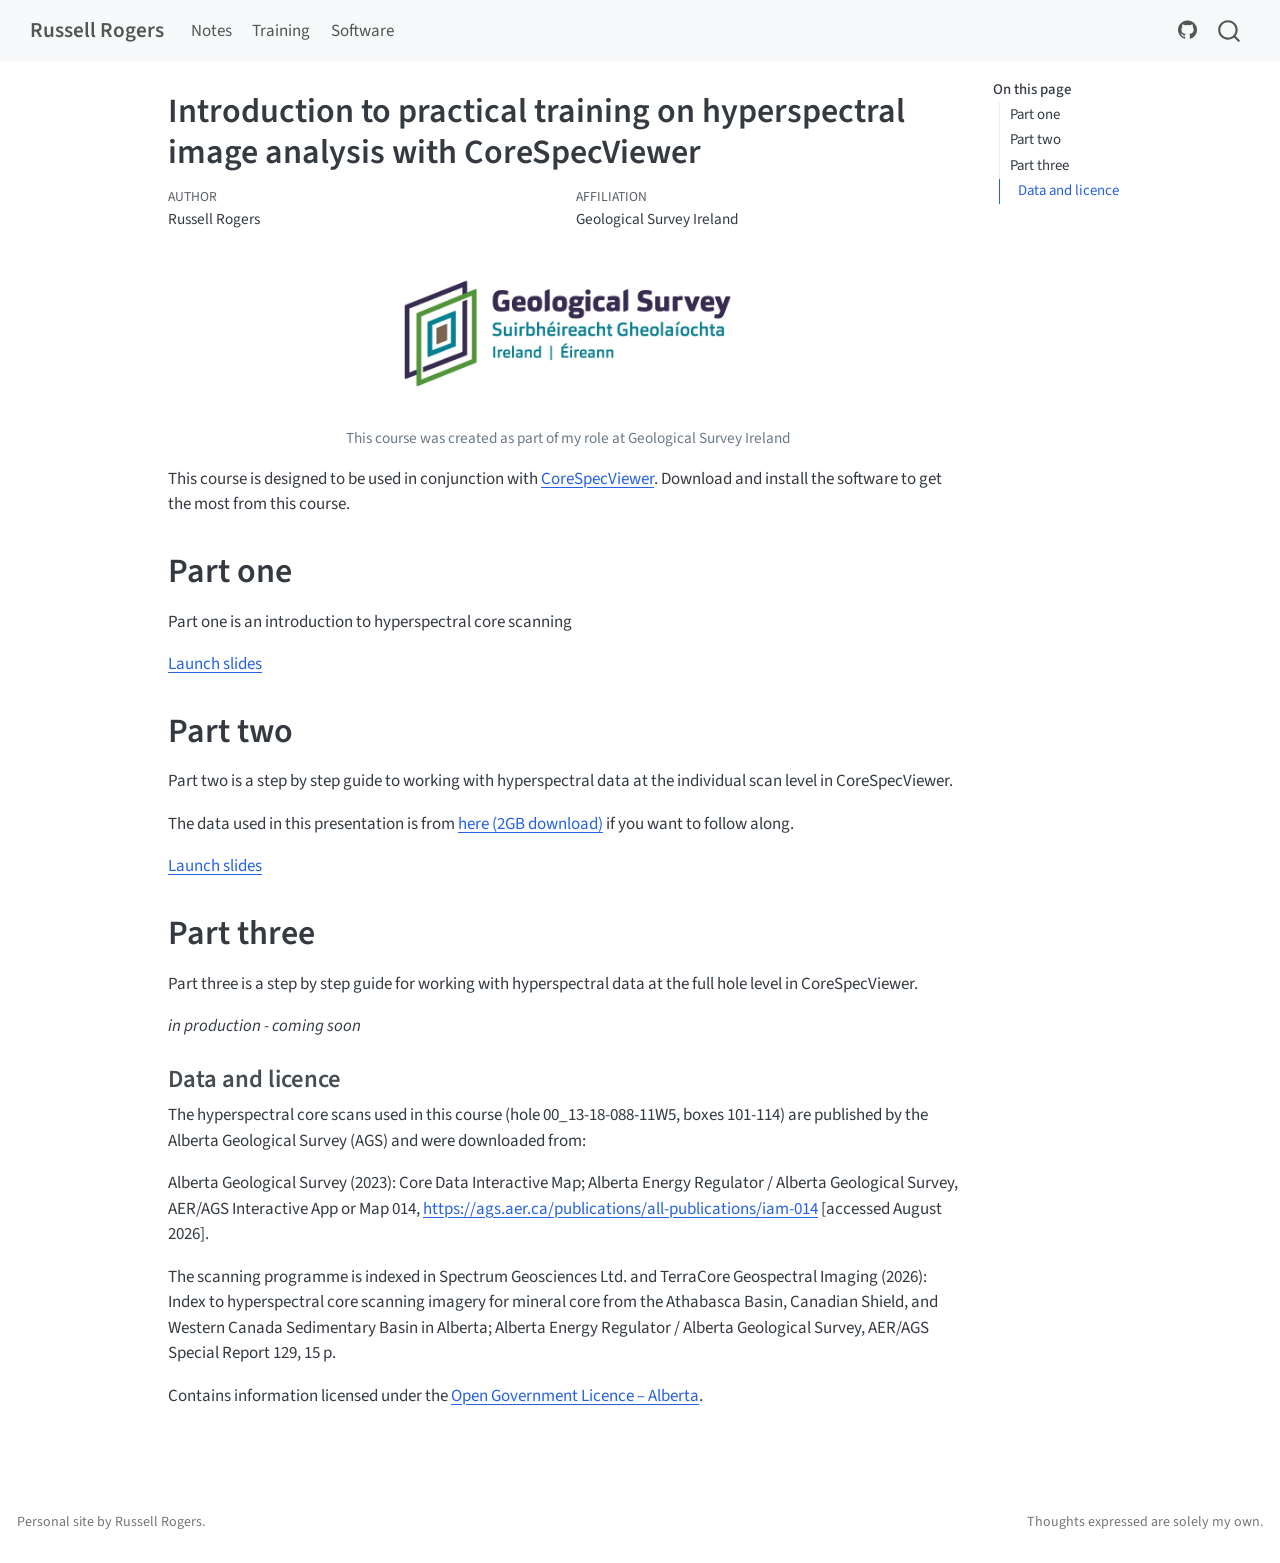
<file: training/CoreSpecViewer-practical-training/CoreSpecViewer-practical-training-course.html>
<!DOCTYPE html>
<html xmlns="http://www.w3.org/1999/xhtml" lang="en" xml:lang="en"><head>

<meta charset="utf-8">
<meta name="generator" content="quarto-1.10.19">

<meta name="viewport" content="width=device-width, initial-scale=1.0, user-scalable=yes">

<meta name="author" content="Russell Rogers">

<title>Introduction to practical training on hyperspectral image analysis with CoreSpecViewer – Russell Rogers</title>
<style>
/* Default styles provided by pandoc.
** See https://pandoc.org/MANUAL.html#variables-for-html for config info.
*/
span.smallcaps{font-variant: small-caps;}
div.columns{display: flex; gap: 1.5em;}
div.column{flex: auto;}
@media screen {
div.columns{gap: min(4vw, 1.5em);}
div.column{overflow-x: auto;}
}
div.hanging-indent{margin-left: 1.5em; text-indent: -1.5em;}
ul.task-list{list-style: none;}
ul.task-list li input[type="checkbox"] {
  width: 0.8em;
  margin: 0 0.8em 0.2em -1em; /* quarto-specific, see https://github.com/quarto-dev/quarto-cli/issues/4556 */ 
  vertical-align: middle;
}
</style>


<script src="../../site_libs/quarto-nav/quarto-nav.js"></script>
<script src="../../site_libs/quarto-nav/headroom.min.js"></script>
<script src="../../site_libs/clipboard/clipboard.min.js"></script>
<script src="../../site_libs/quarto-search/autocomplete.umd.js"></script>
<script src="../../site_libs/quarto-search/fuse.min.js"></script>
<script src="../../site_libs/quarto-search/quarto-search.js"></script>
<meta name="quarto:offset" content="../../">
<script src="../../site_libs/quarto-html/quarto.js" type="module"></script>
<script src="../../site_libs/quarto-html/tabsets/tabsets.js" type="module"></script>
<script src="../../site_libs/quarto-html/popper.min.js"></script>
<script src="../../site_libs/quarto-html/tippy.umd.min.js"></script>
<script src="../../site_libs/quarto-html/anchor.min.js"></script>
<link href="../../site_libs/quarto-html/tippy.css" rel="stylesheet">
<link href="../../site_libs/quarto-html/quarto-syntax-highlighting-bf27225e3a48a9273f3daa8f8e829971.css" rel="stylesheet" id="quarto-text-highlighting-styles">
<script src="../../site_libs/bootstrap/bootstrap.min.js"></script>
<link href="../../site_libs/bootstrap/bootstrap-icons.css" rel="stylesheet">
<link href="../../site_libs/bootstrap/bootstrap-890df4807d457dbc410f87df85df408d.min.css" rel="stylesheet" append-hash="true" id="quarto-bootstrap" data-mode="light">
<script id="quarto-search-options" type="application/json">{
  "location": "navbar",
  "copy-button": false,
  "collapse-after": 3,
  "panel-placement": "end",
  "type": "overlay",
  "limit": 50,
  "keyboard-shortcut": [
    "f",
    "/",
    "s"
  ],
  "show-item-context": false,
  "language": {
    "search-no-results-text": "No results",
    "search-matching-documents-text": "matching documents",
    "search-copy-link-title": "Copy link to search",
    "search-hide-matches-text": "Hide additional matches",
    "search-more-match-text": "more match in this document",
    "search-more-matches-text": "more matches in this document",
    "search-clear-button-title": "Clear",
    "search-text-placeholder": "",
    "search-detached-cancel-button-title": "Cancel",
    "search-submit-button-title": "Submit",
    "search-label": "Search"
  }
}</script>


<link rel="stylesheet" href="../../styles.css">
</head>

<body class="nav-fixed quarto-light">

<div id="quarto-search-results"></div>
  <header id="quarto-header" class="headroom fixed-top">
    <nav class="navbar navbar-expand-lg " data-bs-theme="dark">
      <div class="navbar-container container-fluid">
      <div class="navbar-brand-container mx-auto">
    <a class="navbar-brand" href="../../index.html">
    <span class="navbar-title">Russell Rogers</span>
    </a>
  </div>
            <div id="quarto-search" class="" title="Search"></div>
          <button class="navbar-toggler" type="button" data-bs-toggle="collapse" data-bs-target="#navbarCollapse" aria-controls="navbarCollapse" role="menu" aria-expanded="false" aria-label="Toggle navigation" onclick="if (window.quartoToggleHeadroom) { window.quartoToggleHeadroom(); }">
  <span class="navbar-toggler-icon"></span>
</button>
          <div class="collapse navbar-collapse" id="navbarCollapse">
            <ul class="navbar-nav navbar-nav-scroll me-auto">
  <li class="nav-item">
    <a class="nav-link" href="../../notes/index.html"> 
<span class="menu-text">Notes</span></a>
  </li>  
  <li class="nav-item">
    <a class="nav-link" href="../../training/index.html"> 
<span class="menu-text">Training</span></a>
  </li>  
  <li class="nav-item">
    <a class="nav-link" href="../../software/index.html"> 
<span class="menu-text">Software</span></a>
  </li>  
</ul>
            <ul class="navbar-nav navbar-nav-scroll ms-auto">
  <li class="nav-item compact">
    <a class="nav-link" href="https://github.com/Russjas"> <i class="bi bi-github" role="img" aria-label="GitHub">
</i> 
<span class="menu-text"></span></a>
  </li>  
</ul>
          </div> <!-- /navcollapse -->
            <div class="quarto-navbar-tools">
</div>
      </div> <!-- /container-fluid -->
    </nav>
</header>
<!-- content -->
<div id="quarto-content" class="quarto-container page-columns page-rows-contents page-layout-article page-navbar">
<!-- sidebar -->
<!-- margin-sidebar -->
    <div id="quarto-margin-sidebar" class="sidebar margin-sidebar">
        <nav id="TOC" role="doc-toc" class="toc-active">
    <h2 id="toc-title">On this page</h2>
   
  <ul>
  <li><a href="#part-one" id="toc-part-one" class="nav-link active" data-scroll-target="#part-one">Part one</a></li>
  <li><a href="#part-two" id="toc-part-two" class="nav-link" data-scroll-target="#part-two">Part two</a></li>
  <li><a href="#part-three" id="toc-part-three" class="nav-link" data-scroll-target="#part-three">Part three</a>
  <ul class="collapse">
  <li><a href="#data-and-licence" id="toc-data-and-licence" class="nav-link" data-scroll-target="#data-and-licence">Data and licence</a></li>
  </ul></li>
  </ul>
</nav>
    </div>
<!-- main -->
<main class="content" id="quarto-document-content">

<header id="title-block-header" class="quarto-title-block default">
<div class="quarto-title">
<h1 class="title">Introduction to practical training on hyperspectral image analysis with CoreSpecViewer</h1>
</div>


<div class="quarto-title-meta-author">
  <div class="quarto-title-meta-heading">Author</div>
  <div class="quarto-title-meta-heading">Affiliation</div>
  
    <div class="quarto-title-meta-contents">
    <p class="author">Russell Rogers </p>
  </div>
  <div class="quarto-title-meta-contents">
        <p class="affiliation">
            Geological Survey Ireland
          </p>
      </div>
  </div>

<div class="quarto-title-meta">

      
  
    
  </div>
  


</header>


<div class="quarto-figure quarto-figure-center">
<figure class="figure">
<p><img src="../GSI_logo.webp" class="img-fluid figure-img" style="width:50.0%"></p>
<figcaption>This course was created as part of my role at Geological Survey Ireland</figcaption>
</figure>
</div>
<p>This course is designed to be used in conjunction with <a href="https://github.com/Russjas/CoreSpecViewer">CoreSpecViewer</a>. Download and install the software to get the most from this course.</p>
<section id="part-one" class="level1">
<h1>Part one</h1>
<p>Part one is an introduction to hyperspectral core scanning</p>
<p><a href="../../training/CoreSpecViewer-practical-training/CoreSpecViewer-practical-training-part1.html">Launch slides</a></p>
</section>
<section id="part-two" class="level1">
<h1>Part two</h1>
<p>Part two is a step by step guide to working with hyperspectral data at the individual scan level in CoreSpecViewer.</p>
<p>The data used in this presentation is from <a href="https://aerccgrsprdmindat02.blob.core.windows.net/core-scanning/HSI/100131808811W500/100131808811W500_SWIR.zip">here (2GB download)</a> if you want to follow along.</p>
<p><a href="../../training/CoreSpecViewer-practical-training/CoreSpecViewer-practical-training-part2.html">Launch slides</a></p>
</section>
<section id="part-three" class="level1">
<h1>Part three</h1>
<p>Part three is a step by step guide for working with hyperspectral data at the full hole level in CoreSpecViewer.</p>
<p><em>in production - coming soon</em></p>
<section id="data-and-licence" class="level3">
<h3 class="anchored" data-anchor-id="data-and-licence">Data and licence</h3>
<p>The hyperspectral core scans used in this course (hole 00_13-18-088-11W5, boxes 101-114) are published by the Alberta Geological Survey (AGS) and were downloaded from:</p>
<p>Alberta Geological Survey (2023): Core Data Interactive Map; Alberta Energy Regulator / Alberta Geological Survey, AER/AGS Interactive App or Map 014, <a href="https://ags.aer.ca/publications/all-publications/iam-014" class="uri">https://ags.aer.ca/publications/all-publications/iam-014</a> [accessed August 2026].</p>
<p>The scanning programme is indexed in Spectrum Geosciences Ltd.&nbsp;and TerraCore Geospectral Imaging (2026): Index to hyperspectral core scanning imagery for mineral core from the Athabasca Basin, Canadian Shield, and Western Canada Sedimentary Basin in Alberta; Alberta Energy Regulator / Alberta Geological Survey, AER/AGS Special Report 129, 15 p.</p>
<p>Contains information licensed under the <a href="https://open.alberta.ca/licence">Open Government Licence – Alberta</a>.</p>


</section>
</section>

</main> <!-- /main -->
<script id="quarto-html-after-body" type="application/javascript">
  window.document.addEventListener("DOMContentLoaded", function (event) {
    const icon = "";
    const anchorJS = new window.AnchorJS();
    anchorJS.options = {
      placement: 'right',
      icon: icon
    };
    anchorJS.add('.anchored');
    const isCodeAnnotation = (el) => {
      for (const clz of el.classList) {
        if (clz.startsWith('code-annotation-')) {                     
          return true;
        }
      }
      return false;
    }
    const onCopySuccess = function(e) {
      // button target
      const button = e.trigger;
      // don't keep focus
      button.blur();
      // flash "checked"
      button.classList.add('code-copy-button-checked');
      var currentTitle = button.getAttribute("title");
      button.setAttribute("title", "Copied!");
      let tooltip;
      if (window.bootstrap) {
        button.setAttribute("data-bs-toggle", "tooltip");
        button.setAttribute("data-bs-placement", "left");
        button.setAttribute("data-bs-title", "Copied!");
        tooltip = new bootstrap.Tooltip(button, 
          { trigger: "manual", 
            customClass: "code-copy-button-tooltip",
            offset: [0, -8]});
        tooltip.show();    
      }
      setTimeout(function() {
        if (tooltip) {
          tooltip.hide();
          button.removeAttribute("data-bs-title");
          button.removeAttribute("data-bs-toggle");
          button.removeAttribute("data-bs-placement");
        }
        button.setAttribute("title", currentTitle);
        button.classList.remove('code-copy-button-checked');
      }, 1000);
      // clear code selection
      e.clearSelection();
    }
    const getTextToCopy = function(trigger) {
      const outerScaffold = trigger.parentElement.cloneNode(true);
      const codeEl = outerScaffold.querySelector('code');
      for (const childEl of codeEl.children) {
        if (isCodeAnnotation(childEl)) {
          childEl.remove();
        }
      }
      return codeEl.innerText;
    }
    const clipboard = new window.ClipboardJS('.code-copy-button:not([data-in-quarto-modal])', {
      text: getTextToCopy
    });
    clipboard.on('success', onCopySuccess);
    if (window.document.getElementById('quarto-embedded-source-code-modal')) {
      const clipboardModal = new window.ClipboardJS('.code-copy-button[data-in-quarto-modal]', {
        text: getTextToCopy,
        container: window.document.getElementById('quarto-embedded-source-code-modal')
      });
      clipboardModal.on('success', onCopySuccess);
    }
      var localhostRegex = new RegExp(/^(?:http|https):\/\/localhost\:?[0-9]*\//);
      var mailtoRegex = new RegExp(/^mailto:/);
        var filterRegex = new RegExp("https:\/\/russjas\.github\.io");
      var isInternal = (href) => {
          return filterRegex.test(href) || localhostRegex.test(href) || mailtoRegex.test(href);
      }
      // Inspect non-navigation links and adorn them if external
     var links = window.document.querySelectorAll('a[href]:not(.nav-link):not(.navbar-brand):not(.toc-action):not(.sidebar-link):not(.sidebar-item-toggle):not(.pagination-link):not(.no-external):not([aria-hidden]):not(.dropdown-item):not(.quarto-navigation-tool):not(.about-link)');
      for (var i=0; i<links.length; i++) {
        const link = links[i];
        if (!isInternal(link.href)) {
          // undo the damage that might have been done by quarto-nav.js in the case of
          // links that we want to consider external
          if (link.dataset.originalHref !== undefined) {
            link.href = link.dataset.originalHref;
          }
        }
      }
    function tippyHover(el, contentFn, onTriggerFn, onUntriggerFn) {
      const config = {
        allowHTML: true,
        maxWidth: 500,
        delay: 100,
        arrow: false,
        appendTo: function(el) {
            return el.parentElement;
        },
        interactive: true,
        interactiveBorder: 10,
        theme: 'quarto',
        placement: 'bottom-start',
      };
      if (contentFn) {
        config.content = contentFn;
      }
      if (onTriggerFn) {
        config.onTrigger = onTriggerFn;
      }
      if (onUntriggerFn) {
        config.onUntrigger = onUntriggerFn;
      }
      window.tippy(el, config); 
    }
    const noterefs = window.document.querySelectorAll('a[role="doc-noteref"]');
    for (var i=0; i<noterefs.length; i++) {
      const ref = noterefs[i];
      tippyHover(ref, function() {
        // use id or data attribute instead here
        let href = ref.getAttribute('data-footnote-href') || ref.getAttribute('href');
        try { href = new URL(href).hash; } catch {}
        const id = href.replace(/^#\/?/, "");
        const note = window.document.getElementById(id);
        if (note) {
          return note.innerHTML;
        } else {
          return "";
        }
      });
    }
    const xrefs = window.document.querySelectorAll('a.quarto-xref');
    const processXRef = (id, note) => {
      // Strip column container classes
      const stripColumnClz = (el) => {
        el.classList.remove("page-full", "page-columns");
        if (el.children) {
          for (const child of el.children) {
            stripColumnClz(child);
          }
        }
      }
      stripColumnClz(note)
      if (id === null || id.startsWith('sec-')) {
        // Special case sections, only their first couple elements
        const container = document.createElement("div");
        if (note.children && note.children.length > 2) {
          container.appendChild(note.children[0].cloneNode(true));
          for (let i = 1; i < note.children.length; i++) {
            const child = note.children[i];
            if (child.tagName === "P" && child.innerText === "") {
              continue;
            } else {
              container.appendChild(child.cloneNode(true));
              break;
            }
          }
          if (window.Quarto?.typesetMath) {
            window.Quarto.typesetMath(container);
          }
          return container.innerHTML
        } else {
          if (window.Quarto?.typesetMath) {
            window.Quarto.typesetMath(note);
          }
          return note.innerHTML;
        }
      } else {
        // Remove any anchor links if they are present
        const anchorLink = note.querySelector('a.anchorjs-link');
        if (anchorLink) {
          anchorLink.remove();
        }
        if (window.Quarto?.typesetMath) {
          window.Quarto.typesetMath(note);
        }
        if (note.classList.contains("callout")) {
          return note.outerHTML;
        } else {
          return note.innerHTML;
        }
      }
    }
    for (var i=0; i<xrefs.length; i++) {
      const xref = xrefs[i];
      tippyHover(xref, undefined, function(instance) {
        instance.disable();
        let url = xref.getAttribute('href');
        let hash = undefined; 
        if (url.startsWith('#')) {
          hash = url;
        } else {
          try { hash = new URL(url).hash; } catch {}
        }
        if (hash) {
          const id = hash.replace(/^#\/?/, "");
          const note = window.document.getElementById(id);
          if (note !== null) {
            try {
              const html = processXRef(id, note.cloneNode(true));
              instance.setContent(html);
            } finally {
              instance.enable();
              instance.show();
            }
          } else {
            // See if we can fetch this
            fetch(url.split('#')[0])
            .then(res => res.text())
            .then(html => {
              const parser = new DOMParser();
              const htmlDoc = parser.parseFromString(html, "text/html");
              const note = htmlDoc.getElementById(id);
              if (note !== null) {
                const html = processXRef(id, note);
                instance.setContent(html);
              } 
            }).finally(() => {
              instance.enable();
              instance.show();
            });
          }
        } else {
          // See if we can fetch a full url (with no hash to target)
          // This is a special case and we should probably do some content thinning / targeting
          fetch(url)
          .then(res => res.text())
          .then(html => {
            const parser = new DOMParser();
            const htmlDoc = parser.parseFromString(html, "text/html");
            const note = htmlDoc.querySelector('main.content');
            if (note !== null) {
              // This should only happen for chapter cross references
              // (since there is no id in the URL)
              // remove the first header
              if (note.children.length > 0 && note.children[0].tagName === "HEADER") {
                note.children[0].remove();
              }
              const html = processXRef(null, note);
              instance.setContent(html);
            } 
          }).finally(() => {
            instance.enable();
            instance.show();
          });
        }
      }, function(instance) {
      });
    }
        let selectedAnnoteEl;
        const selectorForAnnotation = ( cell, annotation) => {
          let cellAttr = 'data-code-cell="' + cell + '"';
          let lineAttr = 'data-code-annotation="' +  annotation + '"';
          const selector = 'span[' + cellAttr + '][' + lineAttr + ']';
          return selector;
        }
        const selectCodeLines = (annoteEl) => {
          const doc = window.document;
          const targetCell = annoteEl.getAttribute("data-target-cell");
          const targetAnnotation = annoteEl.getAttribute("data-target-annotation");
          const annoteSpan = window.document.querySelector(selectorForAnnotation(targetCell, targetAnnotation));
          const lines = annoteSpan.getAttribute("data-code-lines").split(",");
          const lineIds = lines.map((line) => {
            return targetCell + "-" + line;
          })
          let top = null;
          let height = null;
          let parent = null;
          if (lineIds.length > 0) {
              //compute the position of the single el (top and bottom and make a div)
              const el = window.document.getElementById(lineIds[0]);
              top = el.offsetTop;
              height = el.offsetHeight;
              parent = el.parentElement.parentElement;
            if (lineIds.length > 1) {
              const lastEl = window.document.getElementById(lineIds[lineIds.length - 1]);
              const bottom = lastEl.offsetTop + lastEl.offsetHeight;
              height = bottom - top;
            }
            if (top !== null && height !== null && parent !== null) {
              // cook up a div (if necessary) and position it 
              let div = window.document.getElementById("code-annotation-line-highlight");
              if (div === null) {
                div = window.document.createElement("div");
                div.setAttribute("id", "code-annotation-line-highlight");
                div.style.position = 'absolute';
                parent.appendChild(div);
              }
              div.style.top = top - 2 + "px";
              div.style.height = height + 4 + "px";
              div.style.left = 0;
              let gutterDiv = window.document.getElementById("code-annotation-line-highlight-gutter");
              if (gutterDiv === null) {
                gutterDiv = window.document.createElement("div");
                gutterDiv.setAttribute("id", "code-annotation-line-highlight-gutter");
                gutterDiv.style.position = 'absolute';
                const codeCell = window.document.getElementById(targetCell);
                const gutter = codeCell.querySelector('.code-annotation-gutter');
                gutter.appendChild(gutterDiv);
              }
              gutterDiv.style.top = top - 2 + "px";
              gutterDiv.style.height = height + 4 + "px";
            }
            selectedAnnoteEl = annoteEl;
          }
        };
        const unselectCodeLines = () => {
          const elementsIds = ["code-annotation-line-highlight", "code-annotation-line-highlight-gutter"];
          elementsIds.forEach((elId) => {
            const div = window.document.getElementById(elId);
            if (div) {
              div.remove();
            }
          });
          selectedAnnoteEl = undefined;
        };
          // Handle positioning of the toggle
      window.addEventListener(
        "resize",
        throttle(() => {
          elRect = undefined;
          if (selectedAnnoteEl) {
            selectCodeLines(selectedAnnoteEl);
          }
        }, 10)
      );
      function throttle(fn, ms) {
      let throttle = false;
      let timer;
        return (...args) => {
          if(!throttle) { // first call gets through
              fn.apply(this, args);
              throttle = true;
          } else { // all the others get throttled
              if(timer) clearTimeout(timer); // cancel #2
              timer = setTimeout(() => {
                fn.apply(this, args);
                timer = throttle = false;
              }, ms);
          }
        };
      }
        // Attach click handler to the DT
        const annoteDls = window.document.querySelectorAll('dt[data-target-cell]');
        for (const annoteDlNode of annoteDls) {
          annoteDlNode.addEventListener('click', (event) => {
            const clickedEl = event.target;
            if (clickedEl !== selectedAnnoteEl) {
              unselectCodeLines();
              const activeEl = window.document.querySelector('dt[data-target-cell].code-annotation-active');
              if (activeEl) {
                activeEl.classList.remove('code-annotation-active');
              }
              selectCodeLines(clickedEl);
              clickedEl.classList.add('code-annotation-active');
            } else {
              // Unselect the line
              unselectCodeLines();
              clickedEl.classList.remove('code-annotation-active');
            }
          });
        }
    const findCites = (el) => {
      const parentEl = el.parentElement;
      if (parentEl) {
        const cites = parentEl.dataset.cites;
        if (cites) {
          return {
            el,
            cites: cites.split(' ')
          };
        } else {
          return findCites(el.parentElement)
        }
      } else {
        return undefined;
      }
    };
    var bibliorefs = window.document.querySelectorAll('a[role="doc-biblioref"]');
    for (var i=0; i<bibliorefs.length; i++) {
      const ref = bibliorefs[i];
      const citeInfo = findCites(ref);
      if (citeInfo) {
        tippyHover(citeInfo.el, function() {
          var popup = window.document.createElement('div');
          citeInfo.cites.forEach(function(cite) {
            var citeDiv = window.document.createElement('div');
            citeDiv.classList.add('hanging-indent');
            citeDiv.classList.add('csl-entry');
            var biblioDiv = window.document.getElementById('ref-' + cite);
            if (biblioDiv) {
              citeDiv.innerHTML = biblioDiv.innerHTML;
            }
            popup.appendChild(citeDiv);
          });
          return popup.innerHTML;
        });
      }
    }
  });
  </script>
</div> <!-- /content -->
<footer class="footer">
  <div class="nav-footer">
    <div class="nav-footer-left">
<p>Personal site by Russell Rogers.</p>
</div>   
    <div class="nav-footer-center">
      &nbsp;
    </div>
    <div class="nav-footer-right">
<p>Thoughts expressed are solely my own.</p>
</div>
  </div>
</footer>




</body></html>
</file>
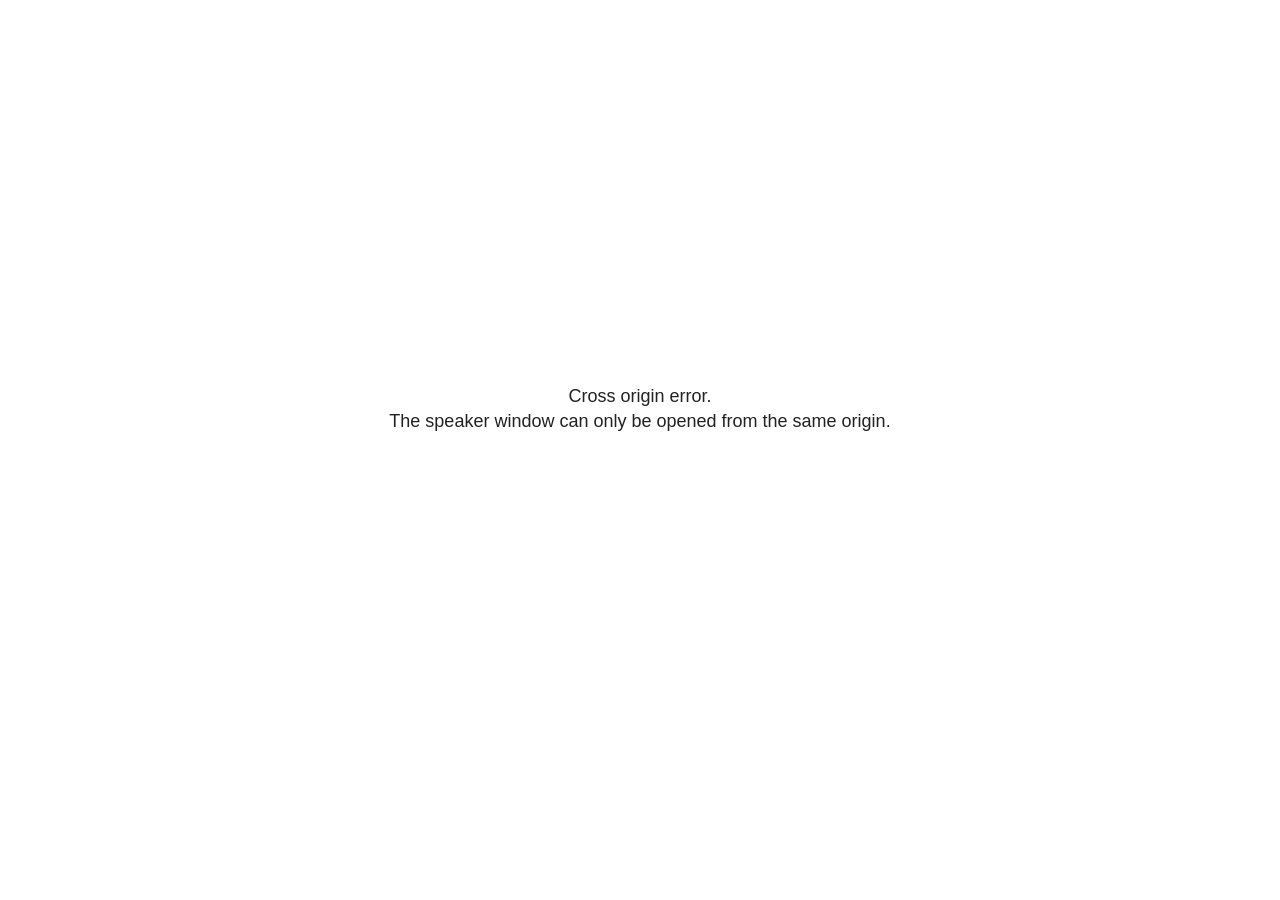
<file: site_libs/revealjs/plugin/notes/speaker-view.html>
<!--
	NOTE: You need to build the notes plugin after making changes to this file.
-->
<html lang="en">
	<head>
		<meta charset="utf-8">

		<title>reveal.js - Speaker View</title>

		<style>
			body {
				font-family: Helvetica;
				font-size: 18px;
			}

			#current-slide,
			#upcoming-slide,
			#speaker-controls {
				padding: 6px;
				box-sizing: border-box;
				-moz-box-sizing: border-box;
			}

			#current-slide iframe,
			#upcoming-slide iframe {
				width: 100%;
				height: 100%;
				border: 1px solid #ddd;
			}

			#current-slide .label,
			#upcoming-slide .label {
				position: absolute;
				top: 10px;
				left: 10px;
				z-index: 2;
			}

			#connection-status {
				position: absolute;
				top: 0;
				left: 0;
				width: 100%;
				height: 100%;
				z-index: 20;
				padding: 30% 20% 20% 20%;
				font-size: 18px;
				color: #222;
				background: #fff;
				text-align: center;
				box-sizing: border-box;
				line-height: 1.4;
			}

			.overlay-element {
				height: 34px;
				line-height: 34px;
				padding: 0 10px;
				text-shadow: none;
				background: rgba( 220, 220, 220, 0.8 );
				color: #222;
				font-size: 14px;
			}

			.overlay-element.interactive:hover {
				background: rgba( 220, 220, 220, 1 );
			}

			#current-slide {
				position: absolute;
				width: 60%;
				height: 100%;
				top: 0;
				left: 0;
				padding-right: 0;
			}

			#upcoming-slide {
				position: absolute;
				width: 40%;
				height: 40%;
				right: 0;
				top: 0;
			}

			/* Speaker controls */
			#speaker-controls {
				position: absolute;
				top: 40%;
				right: 0;
				width: 40%;
				height: 60%;
				overflow: auto;
				font-size: 18px;
			}

				.speaker-controls-time.hidden,
				.speaker-controls-notes.hidden {
					display: none;
				}

				.speaker-controls-time .label,
				.speaker-controls-pace .label,
				.speaker-controls-notes .label {
					text-transform: uppercase;
					font-weight: normal;
					font-size: 0.66em;
					color: #666;
					margin: 0;
				}

				.speaker-controls-time, .speaker-controls-pace {
					border-bottom: 1px solid rgba( 200, 200, 200, 0.5 );
					margin-bottom: 10px;
					padding: 10px 16px;
					padding-bottom: 20px;
					cursor: pointer;
				}

				.speaker-controls-time .reset-button {
					opacity: 0;
					float: right;
					color: #666;
					text-decoration: none;
				}
				.speaker-controls-time:hover .reset-button {
					opacity: 1;
				}

				.speaker-controls-time .timer,
				.speaker-controls-time .clock {
					width: 50%;
				}

				.speaker-controls-time .timer,
				.speaker-controls-time .clock,
				.speaker-controls-time .pacing .hours-value,
				.speaker-controls-time .pacing .minutes-value,
				.speaker-controls-time .pacing .seconds-value {
					font-size: 1.9em;
				}

				.speaker-controls-time .timer {
					float: left;
				}

				.speaker-controls-time .clock {
					float: right;
					text-align: right;
				}

				.speaker-controls-time span.mute {
					opacity: 0.3;
				}

				.speaker-controls-time .pacing-title {
					margin-top: 5px;
				}

				.speaker-controls-time .pacing.ahead {
					color: blue;
				}

				.speaker-controls-time .pacing.on-track {
					color: green;
				}

				.speaker-controls-time .pacing.behind {
					color: red;
				}

				.speaker-controls-notes {
					padding: 10px 16px;
				}

				.speaker-controls-notes .value {
					margin-top: 5px;
					line-height: 1.4;
					font-size: 1.2em;
				}

			/* Layout selector */
			#speaker-layout {
				position: absolute;
				top: 10px;
				right: 10px;
				color: #222;
				z-index: 10;
			}
				#speaker-layout select {
					position: absolute;
					width: 100%;
					height: 100%;
					top: 0;
					left: 0;
					border: 0;
					box-shadow: 0;
					cursor: pointer;
					opacity: 0;

					font-size: 1em;
					background-color: transparent;

					-moz-appearance: none;
					-webkit-appearance: none;
					-webkit-tap-highlight-color: rgba(0, 0, 0, 0);
				}

				#speaker-layout select:focus {
					outline: none;
					box-shadow: none;
				}

			.clear {
				clear: both;
			}

			/* Speaker layout: Wide */
			body[data-speaker-layout="wide"] #current-slide,
			body[data-speaker-layout="wide"] #upcoming-slide {
				width: 50%;
				height: 45%;
				padding: 6px;
			}

			body[data-speaker-layout="wide"] #current-slide {
				top: 0;
				left: 0;
			}

			body[data-speaker-layout="wide"] #upcoming-slide {
				top: 0;
				left: 50%;
			}

			body[data-speaker-layout="wide"] #speaker-controls {
				top: 45%;
				left: 0;
				width: 100%;
				height: 50%;
				font-size: 1.25em;
			}

			/* Speaker layout: Tall */
			body[data-speaker-layout="tall"] #current-slide,
			body[data-speaker-layout="tall"] #upcoming-slide {
				width: 45%;
				height: 50%;
				padding: 6px;
			}

			body[data-speaker-layout="tall"] #current-slide {
				top: 0;
				left: 0;
			}

			body[data-speaker-layout="tall"] #upcoming-slide {
				top: 50%;
				left: 0;
			}

			body[data-speaker-layout="tall"] #speaker-controls {
				padding-top: 40px;
				top: 0;
				left: 45%;
				width: 55%;
				height: 100%;
				font-size: 1.25em;
			}

			/* Speaker layout: Notes only */
			body[data-speaker-layout="notes-only"] #current-slide,
			body[data-speaker-layout="notes-only"] #upcoming-slide {
				display: none;
			}

			body[data-speaker-layout="notes-only"] #speaker-controls {
				padding-top: 40px;
				top: 0;
				left: 0;
				width: 100%;
				height: 100%;
				font-size: 1.25em;
			}

			@media screen and (max-width: 1080px) {
				body[data-speaker-layout="default"] #speaker-controls {
					font-size: 16px;
				}
			}

			@media screen and (max-width: 900px) {
				body[data-speaker-layout="default"] #speaker-controls {
					font-size: 14px;
				}
			}

			@media screen and (max-width: 800px) {
				body[data-speaker-layout="default"] #speaker-controls {
					font-size: 12px;
				}
			}

		</style>
	</head>

	<body>

		<div id="connection-status">Loading speaker view...</div>

		<div id="current-slide"></div>
		<div id="upcoming-slide"><span class="overlay-element label">Upcoming</span></div>
		<div id="speaker-controls">
			<div class="speaker-controls-time">
				<h4 class="label">Time <span class="reset-button">Click to Reset</span></h4>
				<div class="clock">
					<span class="clock-value">0:00 AM</span>
				</div>
				<div class="timer">
					<span class="hours-value">00</span><span class="minutes-value">:00</span><span class="seconds-value">:00</span>
				</div>
				<div class="clear"></div>

				<h4 class="label pacing-title" style="display: none">Pacing – Time to finish current slide</h4>
				<div class="pacing" style="display: none">
					<span class="hours-value">00</span><span class="minutes-value">:00</span><span class="seconds-value">:00</span>
				</div>
			</div>

			<div class="speaker-controls-notes hidden">
				<h4 class="label">Notes</h4>
				<div class="value"></div>
			</div>
		</div>
		<div id="speaker-layout" class="overlay-element interactive">
			<span class="speaker-layout-label"></span>
			<select class="speaker-layout-dropdown"></select>
		</div>

		<script>

			(function() {

				var notes,
					notesValue,
					currentState,
					currentSlide,
					upcomingSlide,
					layoutLabel,
					layoutDropdown,
					pendingCalls = {},
					lastRevealApiCallId = 0,
					connected = false

				var connectionStatus = document.querySelector( '#connection-status' );

				var SPEAKER_LAYOUTS = {
					'default': 'Default',
					'wide': 'Wide',
					'tall': 'Tall',
					'notes-only': 'Notes only'
				};

				setupLayout();

				let openerOrigin;

				try {
					openerOrigin = window.opener.location.origin;
				}
				catch ( error ) { console.warn( error ) }

				// In order to prevent XSS, the speaker view will only run if its
				// opener has the same origin as itself
				if( window.location.origin !== openerOrigin ) {
					connectionStatus.innerHTML = 'Cross origin error.<br>The speaker window can only be opened from the same origin.';
					return;
				}

				var connectionTimeout = setTimeout( function() {
					connectionStatus.innerHTML = 'Error connecting to main window.<br>Please try closing and reopening the speaker view.';
				}, 5000 );

				window.addEventListener( 'message', function( event ) {

					// Validate the origin of all messages to avoid parsing messages
					// that aren't meant for us. Ignore when running off file:// so
					// that the speaker view continues to work without a web server.
					if( window.location.origin !== event.origin && window.location.origin !== 'file://' ) {
						return
					}

					clearTimeout( connectionTimeout );
					connectionStatus.style.display = 'none';

					var data = JSON.parse( event.data );

					// The overview mode is only useful to the reveal.js instance
					// where navigation occurs so we don't sync it
					if( data.state ) delete data.state.overview;

					// Messages sent by the notes plugin inside of the main window
					if( data && data.namespace === 'reveal-notes' ) {
						if( data.type === 'connect' ) {
							handleConnectMessage( data );
						}
						else if( data.type === 'state' ) {
							handleStateMessage( data );
						}
						else if( data.type === 'return' ) {
							pendingCalls[data.callId](data.result);
							delete pendingCalls[data.callId];
						}
					}
					// Messages sent by the reveal.js inside of the current slide preview
					else if( data && data.namespace === 'reveal' ) {
						if( /ready/.test( data.eventName ) ) {
							// Send a message back to notify that the handshake is complete
							window.opener.postMessage( JSON.stringify({ namespace: 'reveal-notes', type: 'connected'} ), '*' );
						}
						else if( /slidechanged|fragmentshown|fragmenthidden|paused|resumed/.test( data.eventName ) && currentState !== JSON.stringify( data.state ) ) {

							dispatchStateToMainWindow( data.state );

						}
					}

				} );

				/**
				 * Updates the presentation in the main window to match the state
				 * of the presentation in the notes window.
				 */
				const dispatchStateToMainWindow = debounce(( state ) => {
					window.opener.postMessage( JSON.stringify({ method: 'setState', args: [ state ]} ), '*' );
				}, 500);

				/**
				 * Asynchronously calls the Reveal.js API of the main frame.
				 */
				function callRevealApi( methodName, methodArguments, callback ) {

					var callId = ++lastRevealApiCallId;
					pendingCalls[callId] = callback;
					window.opener.postMessage( JSON.stringify( {
						namespace: 'reveal-notes',
						type: 'call',
						callId: callId,
						methodName: methodName,
						arguments: methodArguments
					} ), '*' );

				}

				/**
				 * Called when the main window is trying to establish a
				 * connection.
				 */
				function handleConnectMessage( data ) {

					if( connected === false ) {
						connected = true;

						setupIframes( data );
						setupKeyboard();
						setupNotes();
						setupTimer();
						setupHeartbeat();
					}

				}

				/**
				 * Called when the main window sends an updated state.
				 */
				function handleStateMessage( data ) {

					// Store the most recently set state to avoid circular loops
					// applying the same state
					currentState = JSON.stringify( data.state );

					// No need for updating the notes in case of fragment changes
					if ( data.notes ) {
						notes.classList.remove( 'hidden' );
						notesValue.style.whiteSpace = data.whitespace;
						if( data.markdown ) {
							notesValue.innerHTML = marked( data.notes );
						}
						else {
							notesValue.innerHTML = data.notes;
						}
					}
					else {
						notes.classList.add( 'hidden' );
					}

					// Update the note slides
					currentSlide.contentWindow.postMessage( JSON.stringify({ method: 'setState', args: [ data.state ] }), '*' );
					upcomingSlide.contentWindow.postMessage( JSON.stringify({ method: 'setState', args: [ data.state ] }), '*' );
					upcomingSlide.contentWindow.postMessage( JSON.stringify({ method: 'next' }), '*' );

				}

				// Limit to max one state update per X ms
				handleStateMessage = debounce( handleStateMessage, 200 );

				/**
				 * Forward keyboard events to the current slide window.
				 * This enables keyboard events to work even if focus
				 * isn't set on the current slide iframe.
				 *
				 * Block F5 default handling, it reloads and disconnects
				 * the speaker notes window.
				 */
				function setupKeyboard() {

					document.addEventListener( 'keydown', function( event ) {
						if( event.keyCode === 116 || ( event.metaKey && event.keyCode === 82 ) ) {
							event.preventDefault();
							return false;
						}
						currentSlide.contentWindow.postMessage( JSON.stringify({ method: 'triggerKey', args: [ event.keyCode ] }), '*' );
					} );

				}

				/**
				 * Creates the preview iframes.
				 */
				function setupIframes( data ) {

					var params = [
						'receiver',
						'progress=false',
						'history=false',
						'transition=none',
						'autoSlide=0',
						'backgroundTransition=none'
					].join( '&' );

					var urlSeparator = /\?/.test(data.url) ? '&' : '?';
					var hash = '#/' + data.state.indexh + '/' + data.state.indexv;
					var currentURL = data.url + urlSeparator + params + '&scrollActivationWidth=false&postMessageEvents=true' + hash;
					var upcomingURL = data.url + urlSeparator + params + '&scrollActivationWidth=false&controls=false' + hash;

					currentSlide = document.createElement( 'iframe' );
					currentSlide.setAttribute( 'width', 1280 );
					currentSlide.setAttribute( 'height', 1024 );
					currentSlide.setAttribute( 'src', currentURL );
					document.querySelector( '#current-slide' ).appendChild( currentSlide );

					upcomingSlide = document.createElement( 'iframe' );
					upcomingSlide.setAttribute( 'width', 640 );
					upcomingSlide.setAttribute( 'height', 512 );
					upcomingSlide.setAttribute( 'src', upcomingURL );
					document.querySelector( '#upcoming-slide' ).appendChild( upcomingSlide );

				}

				/**
				 * Setup the notes UI.
				 */
				function setupNotes() {

					notes = document.querySelector( '.speaker-controls-notes' );
					notesValue = document.querySelector( '.speaker-controls-notes .value' );

				}

				/**
				 * We send out a heartbeat at all times to ensure we can
				 * reconnect with the main presentation window after reloads.
				 */
				function setupHeartbeat() {

					setInterval( () => {
						window.opener.postMessage( JSON.stringify({ namespace: 'reveal-notes', type: 'heartbeat'} ), '*' );
					}, 1000 );

				}

				function getTimings( callback ) {

					callRevealApi( 'getSlidesAttributes', [], function ( slideAttributes ) {
						callRevealApi( 'getConfig', [], function ( config ) {
							var totalTime = config.totalTime;
							var minTimePerSlide = config.minimumTimePerSlide || 0;
							var defaultTiming = config.defaultTiming;
							if ((defaultTiming == null) && (totalTime == null)) {
								callback(null);
								return;
							}
							// Setting totalTime overrides defaultTiming
							if (totalTime) {
								defaultTiming = 0;
							}
							var timings = [];
							for ( var i in slideAttributes ) {
								var slide = slideAttributes[ i ];
								var timing = defaultTiming;
								if( slide.hasOwnProperty( 'data-timing' )) {
									var t = slide[ 'data-timing' ];
									timing = parseInt(t);
									if( isNaN(timing) ) {
										console.warn("Could not parse timing '" + t + "' of slide " + i + "; using default of " + defaultTiming);
										timing = defaultTiming;
									}
								}
								timings.push(timing);
							}
							if ( totalTime ) {
								// After we've allocated time to individual slides, we summarize it and
								// subtract it from the total time
								var remainingTime = totalTime - timings.reduce( function(a, b) { return a + b; }, 0 );
								// The remaining time is divided by the number of slides that have 0 seconds
								// allocated at the moment, giving the average time-per-slide on the remaining slides
								var remainingSlides = (timings.filter( function(x) { return x == 0 }) ).length
								var timePerSlide = Math.round( remainingTime / remainingSlides, 0 )
								// And now we replace every zero-value timing with that average
								timings = timings.map( function(x) { return (x==0 ? timePerSlide : x) } );
							}
							var slidesUnderMinimum = timings.filter( function(x) { return (x < minTimePerSlide) } ).length
							if ( slidesUnderMinimum ) {
								message = "The pacing time for " + slidesUnderMinimum + " slide(s) is under the configured minimum of " + minTimePerSlide + " seconds. Check the data-timing attribute on individual slides, or consider increasing the totalTime or minimumTimePerSlide configuration options (or removing some slides).";
								alert(message);
							}
							callback( timings );
						} );
					} );

				}

				/**
				 * Return the number of seconds allocated for presenting
				 * all slides up to and including this one.
				 */
				function getTimeAllocated( timings, callback ) {

					callRevealApi( 'getSlidePastCount', [], function ( currentSlide ) {
						var allocated = 0;
						for (var i in timings.slice(0, currentSlide + 1)) {
							allocated += timings[i];
						}
						callback( allocated );
					} );

				}

				/**
				 * Create the timer and clock and start updating them
				 * at an interval.
				 */
				function setupTimer() {

					var start = new Date(),
					timeEl = document.querySelector( '.speaker-controls-time' ),
					clockEl = timeEl.querySelector( '.clock-value' ),
					hoursEl = timeEl.querySelector( '.hours-value' ),
					minutesEl = timeEl.querySelector( '.minutes-value' ),
					secondsEl = timeEl.querySelector( '.seconds-value' ),
					pacingTitleEl = timeEl.querySelector( '.pacing-title' ),
					pacingEl = timeEl.querySelector( '.pacing' ),
					pacingHoursEl = pacingEl.querySelector( '.hours-value' ),
					pacingMinutesEl = pacingEl.querySelector( '.minutes-value' ),
					pacingSecondsEl = pacingEl.querySelector( '.seconds-value' );

					var timings = null;
					getTimings( function ( _timings ) {

						timings = _timings;
						if (_timings !== null) {
							pacingTitleEl.style.removeProperty('display');
							pacingEl.style.removeProperty('display');
						}

						// Update once directly
						_updateTimer();

						// Then update every second
						setInterval( _updateTimer, 1000 );

					} );


					function _resetTimer() {

						if (timings == null) {
							start = new Date();
							_updateTimer();
						}
						else {
							// Reset timer to beginning of current slide
							getTimeAllocated( timings, function ( slideEndTimingSeconds ) {
								var slideEndTiming = slideEndTimingSeconds * 1000;
								callRevealApi( 'getSlidePastCount', [], function ( currentSlide ) {
									var currentSlideTiming = timings[currentSlide] * 1000;
									var previousSlidesTiming = slideEndTiming - currentSlideTiming;
									var now = new Date();
									start = new Date(now.getTime() - previousSlidesTiming);
									_updateTimer();
								} );
							} );
						}

					}

					timeEl.addEventListener( 'click', function() {
						_resetTimer();
						return false;
					} );

					function _displayTime( hrEl, minEl, secEl, time) {

						var sign = Math.sign(time) == -1 ? "-" : "";
						time = Math.abs(Math.round(time / 1000));
						var seconds = time % 60;
						var minutes = Math.floor( time / 60 ) % 60 ;
						var hours = Math.floor( time / ( 60 * 60 )) ;
						hrEl.innerHTML = sign + zeroPadInteger( hours );
						if (hours == 0) {
							hrEl.classList.add( 'mute' );
						}
						else {
							hrEl.classList.remove( 'mute' );
						}
						minEl.innerHTML = ':' + zeroPadInteger( minutes );
						if (hours == 0 && minutes == 0) {
							minEl.classList.add( 'mute' );
						}
						else {
							minEl.classList.remove( 'mute' );
						}
						secEl.innerHTML = ':' + zeroPadInteger( seconds );
					}

					function _updateTimer() {

						var diff, hours, minutes, seconds,
						now = new Date();

						diff = now.getTime() - start.getTime();

						clockEl.innerHTML = now.toLocaleTimeString( 'en-US', { hour12: true, hour: '2-digit', minute:'2-digit' } );
						_displayTime( hoursEl, minutesEl, secondsEl, diff );
						if (timings !== null) {
							_updatePacing(diff);
						}

					}

					function _updatePacing(diff) {

						getTimeAllocated( timings, function ( slideEndTimingSeconds ) {
							var slideEndTiming = slideEndTimingSeconds * 1000;

							callRevealApi( 'getSlidePastCount', [], function ( currentSlide ) {
								var currentSlideTiming = timings[currentSlide] * 1000;
								var timeLeftCurrentSlide = slideEndTiming - diff;
								if (timeLeftCurrentSlide < 0) {
									pacingEl.className = 'pacing behind';
								}
								else if (timeLeftCurrentSlide < currentSlideTiming) {
									pacingEl.className = 'pacing on-track';
								}
								else {
									pacingEl.className = 'pacing ahead';
								}
								_displayTime( pacingHoursEl, pacingMinutesEl, pacingSecondsEl, timeLeftCurrentSlide );
							} );
						} );
					}

				}

				/**
				 * Sets up the speaker view layout and layout selector.
				 */
				function setupLayout() {

					layoutDropdown = document.querySelector( '.speaker-layout-dropdown' );
					layoutLabel = document.querySelector( '.speaker-layout-label' );

					// Render the list of available layouts
					for( var id in SPEAKER_LAYOUTS ) {
						var option = document.createElement( 'option' );
						option.setAttribute( 'value', id );
						option.textContent = SPEAKER_LAYOUTS[ id ];
						layoutDropdown.appendChild( option );
					}

					// Monitor the dropdown for changes
					layoutDropdown.addEventListener( 'change', function( event ) {

						setLayout( layoutDropdown.value );

					}, false );

					// Restore any currently persisted layout
					setLayout( getLayout() );

				}

				/**
				 * Sets a new speaker view layout. The layout is persisted
				 * in local storage.
				 */
				function setLayout( value ) {

					var title = SPEAKER_LAYOUTS[ value ];

					layoutLabel.innerHTML = 'Layout' + ( title ? ( ': ' + title ) : '' );
					layoutDropdown.value = value;

					document.body.setAttribute( 'data-speaker-layout', value );

					// Persist locally
					if( supportsLocalStorage() ) {
						window.localStorage.setItem( 'reveal-speaker-layout', value );
					}

				}

				/**
				 * Returns the ID of the most recently set speaker layout
				 * or our default layout if none has been set.
				 */
				function getLayout() {

					if( supportsLocalStorage() ) {
						var layout = window.localStorage.getItem( 'reveal-speaker-layout' );
						if( layout ) {
							return layout;
						}
					}

					// Default to the first record in the layouts hash
					for( var id in SPEAKER_LAYOUTS ) {
						return id;
					}

				}

				function supportsLocalStorage() {

					try {
						localStorage.setItem('test', 'test');
						localStorage.removeItem('test');
						return true;
					}
					catch( e ) {
						return false;
					}

				}

				function zeroPadInteger( num ) {

					var str = '00' + parseInt( num );
					return str.substring( str.length - 2 );

				}

				/**
				 * Limits the frequency at which a function can be called.
				 */
				function debounce( fn, ms ) {

					var lastTime = 0,
						timeout;

					return function() {

						var args = arguments;
						var context = this;

						clearTimeout( timeout );

						var timeSinceLastCall = Date.now() - lastTime;
						if( timeSinceLastCall > ms ) {
							fn.apply( context, args );
							lastTime = Date.now();
						}
						else {
							timeout = setTimeout( function() {
								fn.apply( context, args );
								lastTime = Date.now();
							}, ms - timeSinceLastCall );
						}

					}

				}

			})();

		</script>
	</body>
</html>
</file>
<file: site_libs/quarto-html/tippy.css>
.tippy-box[data-animation=fade][data-state=hidden]{opacity:0}[data-tippy-root]{max-width:calc(100vw - 10px)}.tippy-box{position:relative;background-color:#333;color:#fff;border-radius:4px;font-size:14px;line-height:1.4;white-space:normal;outline:0;transition-property:transform,visibility,opacity}.tippy-box[data-placement^=top]>.tippy-arrow{bottom:0}.tippy-box[data-placement^=top]>.tippy-arrow:before{bottom:-7px;left:0;border-width:8px 8px 0;border-top-color:initial;transform-origin:center top}.tippy-box[data-placement^=bottom]>.tippy-arrow{top:0}.tippy-box[data-placement^=bottom]>.tippy-arrow:before{top:-7px;left:0;border-width:0 8px 8px;border-bottom-color:initial;transform-origin:center bottom}.tippy-box[data-placement^=left]>.tippy-arrow{right:0}.tippy-box[data-placement^=left]>.tippy-arrow:before{border-width:8px 0 8px 8px;border-left-color:initial;right:-7px;transform-origin:center left}.tippy-box[data-placement^=right]>.tippy-arrow{left:0}.tippy-box[data-placement^=right]>.tippy-arrow:before{left:-7px;border-width:8px 8px 8px 0;border-right-color:initial;transform-origin:center right}.tippy-box[data-inertia][data-state=visible]{transition-timing-function:cubic-bezier(.54,1.5,.38,1.11)}.tippy-arrow{width:16px;height:16px;color:#333}.tippy-arrow:before{content:"";position:absolute;border-color:transparent;border-style:solid}.tippy-content{position:relative;padding:5px 9px;z-index:1}
</file>
<file: site_libs/quarto-html/quarto-syntax-highlighting-bf27225e3a48a9273f3daa8f8e829971.css>
/* quarto syntax highlight colors */
:root {
  --quarto-hl-ot-color: #003B4F;
  --quarto-hl-at-color: #657422;
  --quarto-hl-ss-color: #20794D;
  --quarto-hl-an-color: #5E5E5E;
  --quarto-hl-fu-color: #4758AB;
  --quarto-hl-st-color: #20794D;
  --quarto-hl-cf-color: #003B4F;
  --quarto-hl-op-color: #5E5E5E;
  --quarto-hl-er-color: #AD0000;
  --quarto-hl-bn-color: #AD0000;
  --quarto-hl-al-color: #AD0000;
  --quarto-hl-va-color: #111111;
  --quarto-hl-bu-color: inherit;
  --quarto-hl-ex-color: inherit;
  --quarto-hl-pp-color: #AD0000;
  --quarto-hl-in-color: #5E5E5E;
  --quarto-hl-vs-color: #20794D;
  --quarto-hl-wa-color: #5E5E5E;
  --quarto-hl-do-color: #5E5E5E;
  --quarto-hl-im-color: #00769E;
  --quarto-hl-ch-color: #20794D;
  --quarto-hl-dt-color: #AD0000;
  --quarto-hl-fl-color: #AD0000;
  --quarto-hl-co-color: #5E5E5E;
  --quarto-hl-cv-color: #5E5E5E;
  --quarto-hl-cn-color: #8f5902;
  --quarto-hl-sc-color: #5E5E5E;
  --quarto-hl-dv-color: #AD0000;
  --quarto-hl-kw-color: #003B4F;
}

/* other quarto variables */
:root {
  --quarto-font-monospace: SFMono-Regular, Menlo, Monaco, Consolas, "Liberation Mono", "Courier New", monospace;
}

/* syntax highlight based on Pandoc's rules */
pre > code.sourceCode > span {
  color: #003B4F;
}

code.sourceCode > span {
  color: #003B4F;
}

div.sourceCode,
div.sourceCode pre.sourceCode {
  color: #003B4F;
}

/* Normal */
code span {
  color: #003B4F;
}

/* Alert */
code span.al {
  color: #AD0000;
  font-style: inherit;
}

/* Annotation */
code span.an {
  color: #5E5E5E;
  font-style: inherit;
}

/* Attribute */
code span.at {
  color: #657422;
  font-style: inherit;
}

/* BaseN */
code span.bn {
  color: #AD0000;
  font-style: inherit;
}

/* BuiltIn */
code span.bu {
  font-style: inherit;
}

/* ControlFlow */
code span.cf {
  color: #003B4F;
  font-weight: bold;
  font-style: inherit;
}

/* Char */
code span.ch {
  color: #20794D;
  font-style: inherit;
}

/* Constant */
code span.cn {
  color: #8f5902;
  font-style: inherit;
}

/* Comment */
code span.co {
  color: #5E5E5E;
  font-style: inherit;
}

/* CommentVar */
code span.cv {
  color: #5E5E5E;
  font-style: italic;
}

/* Documentation */
code span.do {
  color: #5E5E5E;
  font-style: italic;
}

/* DataType */
code span.dt {
  color: #AD0000;
  font-style: inherit;
}

/* DecVal */
code span.dv {
  color: #AD0000;
  font-style: inherit;
}

/* Error */
code span.er {
  color: #AD0000;
  font-style: inherit;
}

/* Extension */
code span.ex {
  font-style: inherit;
}

/* Float */
code span.fl {
  color: #AD0000;
  font-style: inherit;
}

/* Function */
code span.fu {
  color: #4758AB;
  font-style: inherit;
}

/* Import */
code span.im {
  color: #00769E;
  font-style: inherit;
}

/* Information */
code span.in {
  color: #5E5E5E;
  font-style: inherit;
}

/* Keyword */
code span.kw {
  color: #003B4F;
  font-weight: bold;
  font-style: inherit;
}

/* Operator */
code span.op {
  color: #5E5E5E;
  font-style: inherit;
}

/* Other */
code span.ot {
  color: #003B4F;
  font-style: inherit;
}

/* Preprocessor */
code span.pp {
  color: #AD0000;
  font-style: inherit;
}

/* SpecialChar */
code span.sc {
  color: #5E5E5E;
  font-style: inherit;
}

/* SpecialString */
code span.ss {
  color: #20794D;
  font-style: inherit;
}

/* String */
code span.st {
  color: #20794D;
  font-style: inherit;
}

/* Variable */
code span.va {
  color: #111111;
  font-style: inherit;
}

/* VerbatimString */
code span.vs {
  color: #20794D;
  font-style: inherit;
}

/* Warning */
code span.wa {
  color: #5E5E5E;
  font-style: italic;
}

.prevent-inlining {
  content: "</";
}

/*# sourceMappingURL=8be38f48d34c45af72792cbd699585e7.css.map */
</file>
<file: styles.css>
/* Deliberately light customization. Keep the site content-first. */

:root {
  --content-max-width: 860px;
}

main.content {
  max-width: var(--content-max-width);
}

.quarto-title-banner {
  padding-top: 2.5rem;
  padding-bottom: 2rem;
}

blockquote {
  font-size: 1.05rem;
}

.navbar-brand {
  font-weight: 600;
}

.listing-description {
  max-width: 70ch;
}

figure.figure {
  text-align: center !important;
}
</file>
